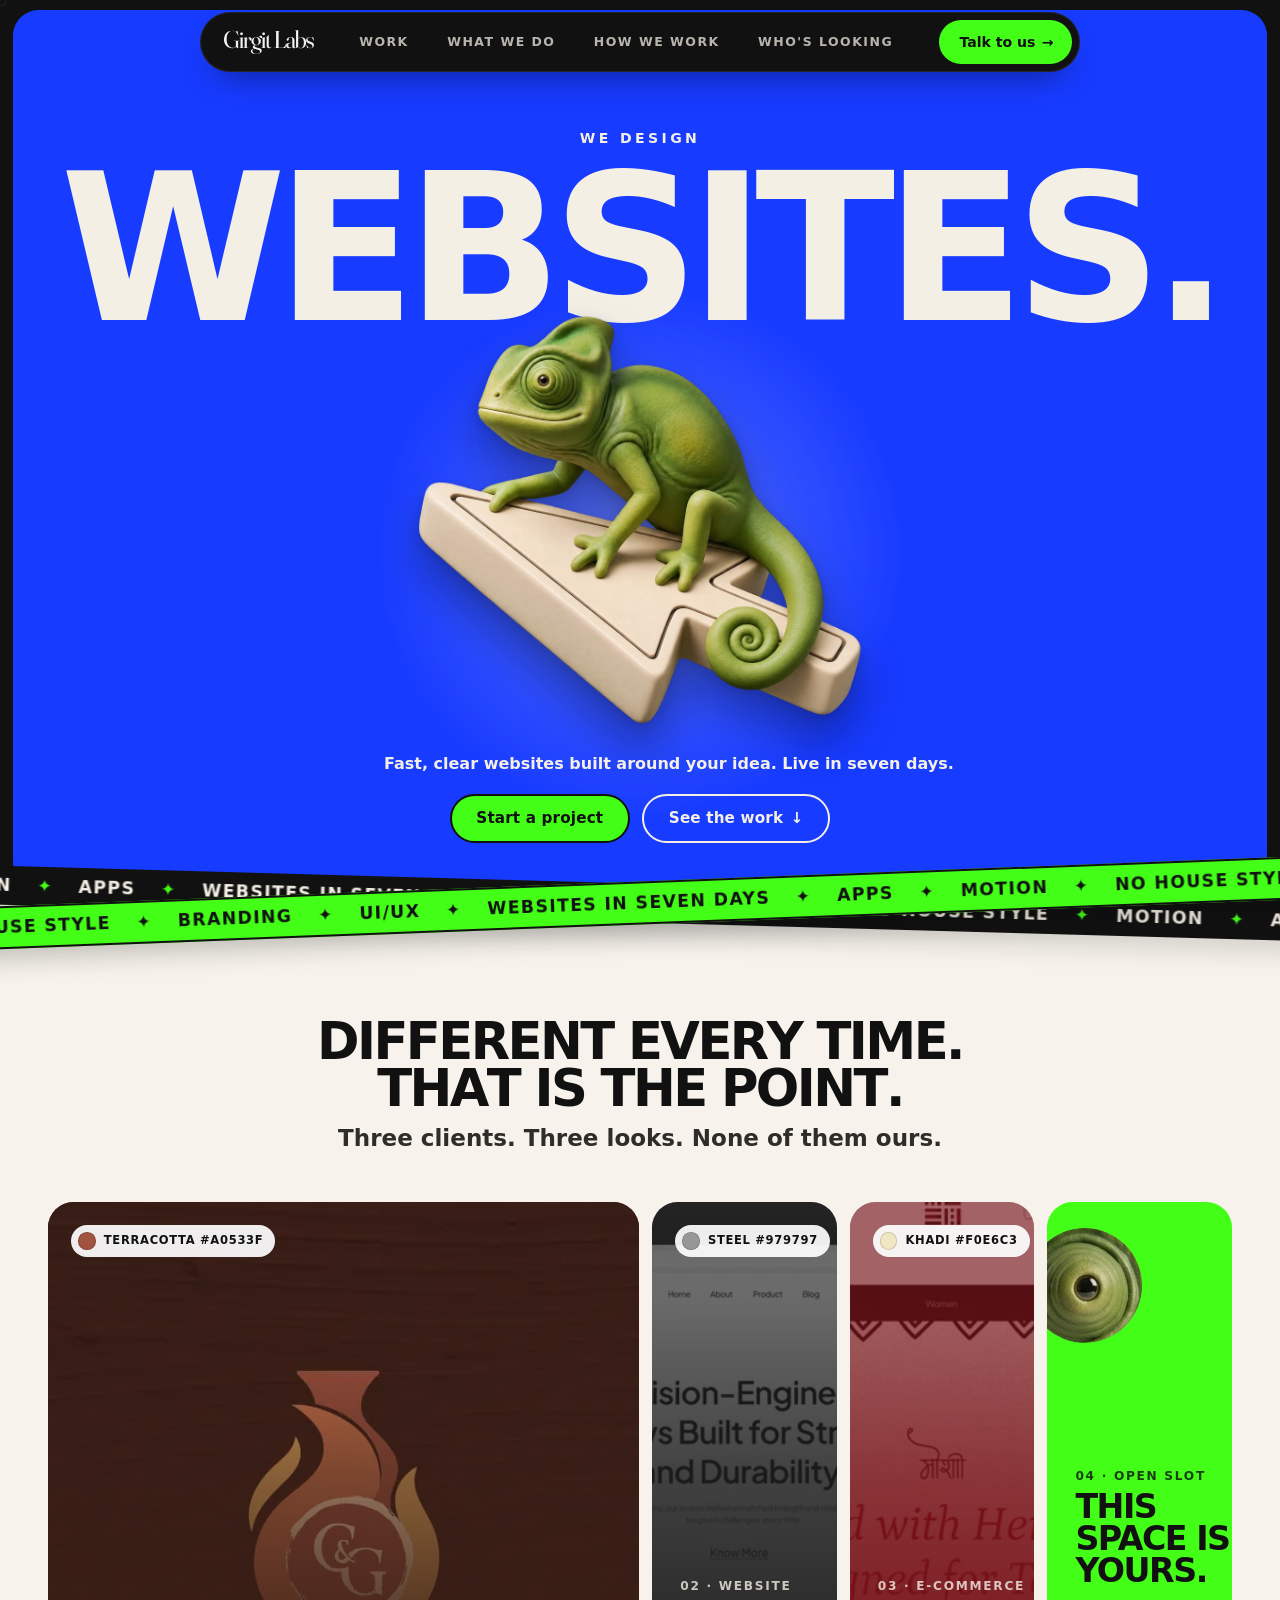
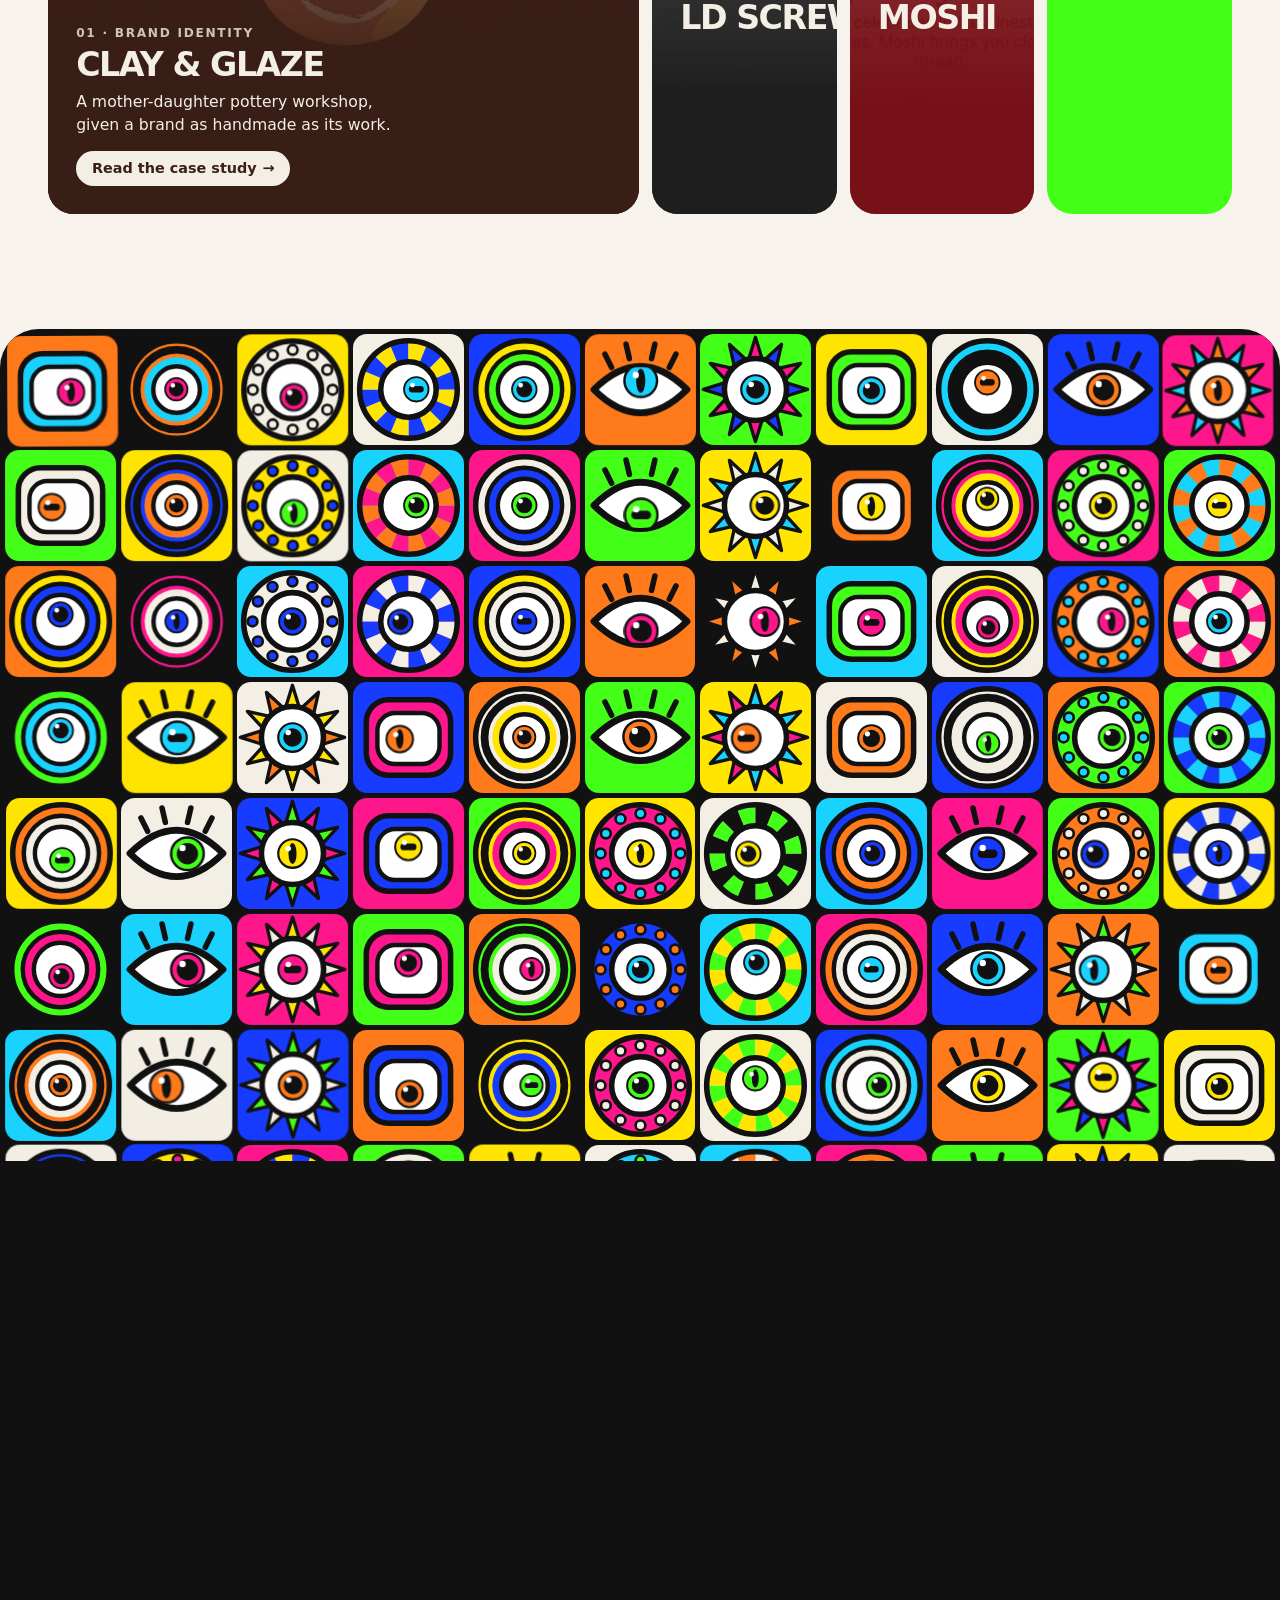
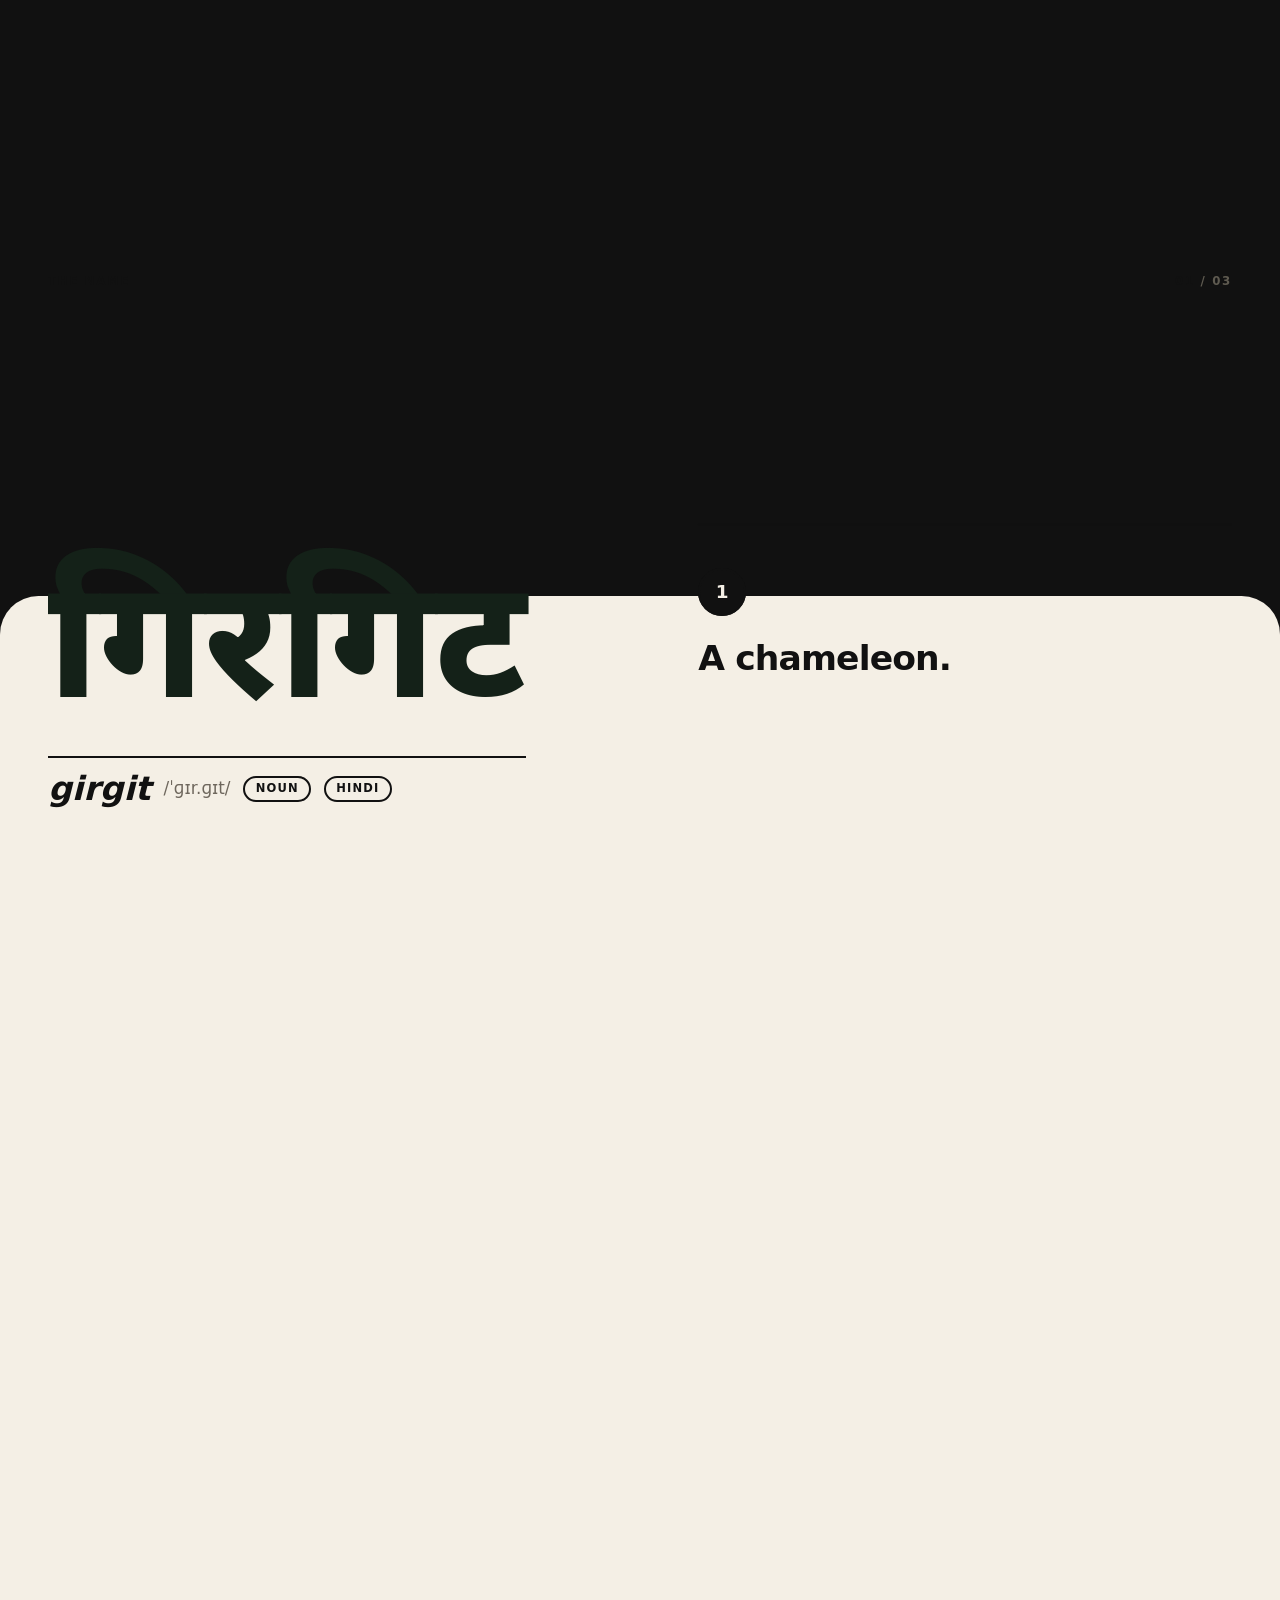
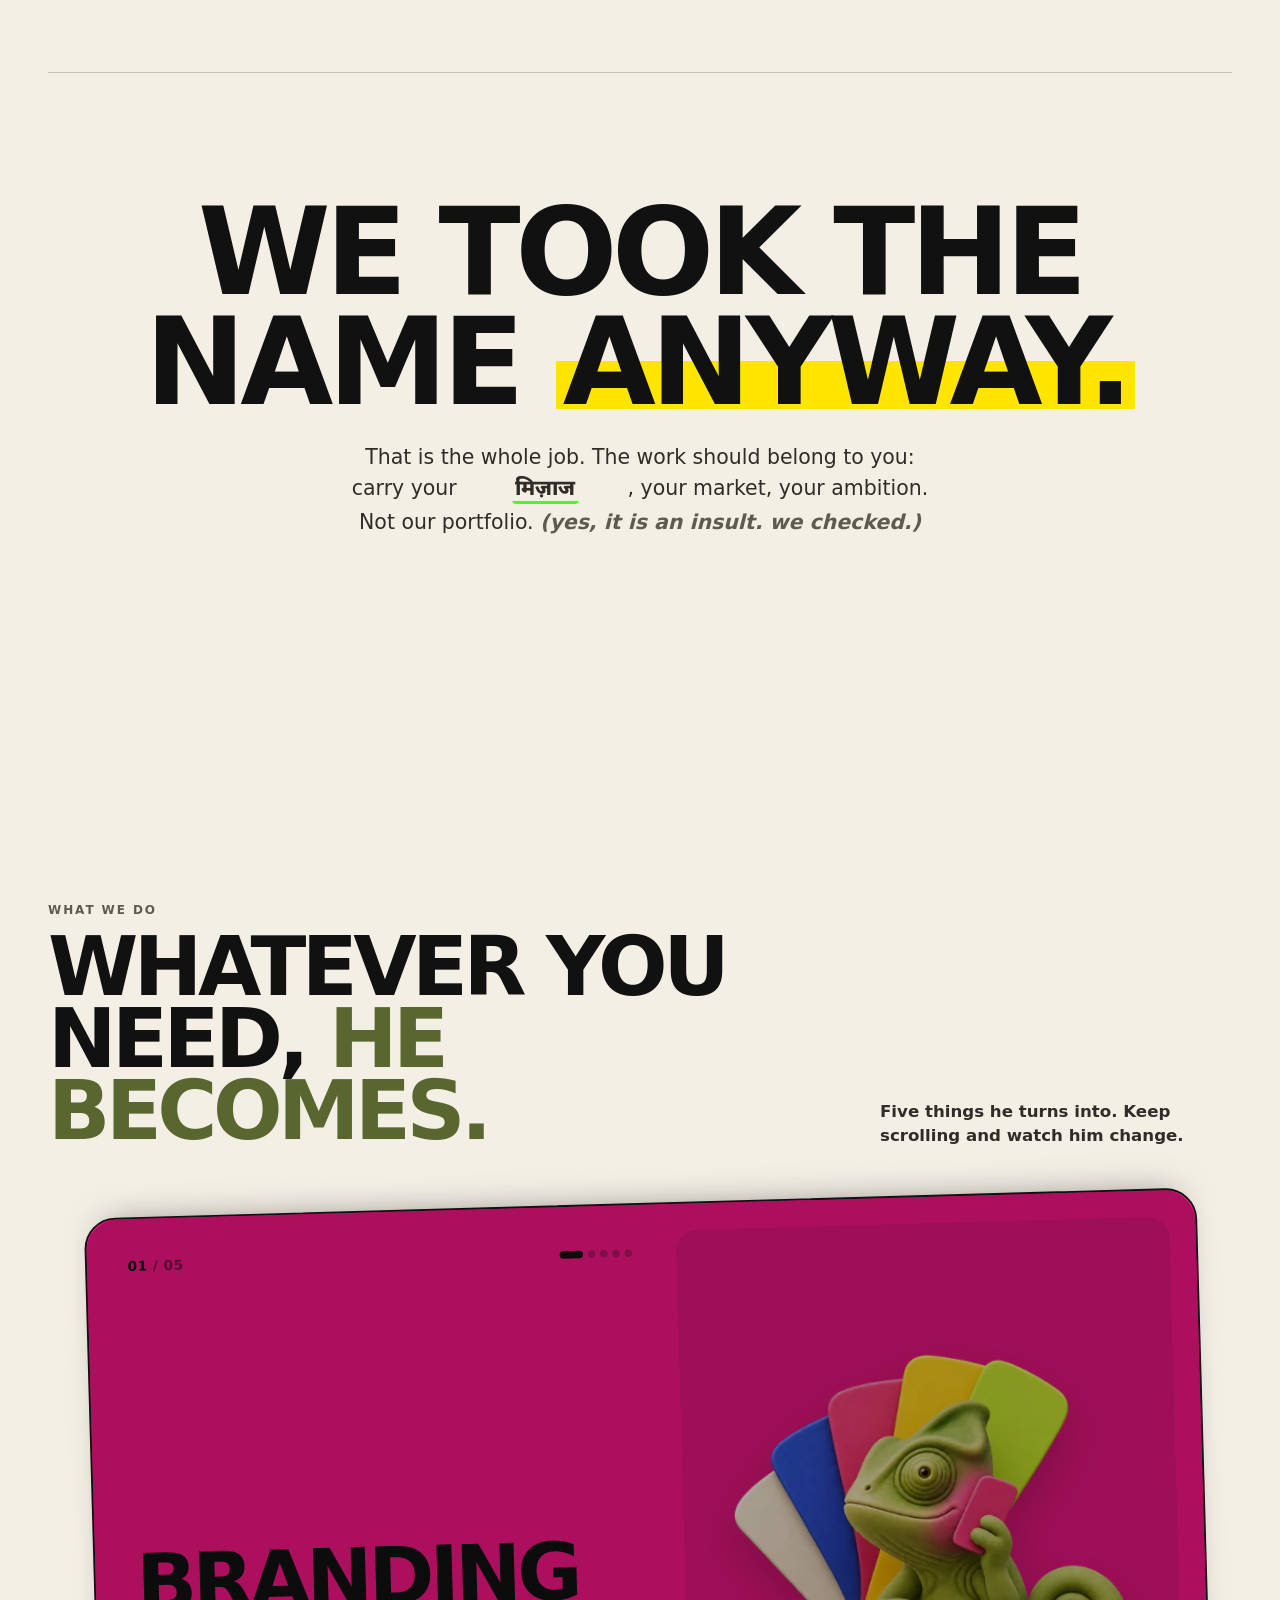
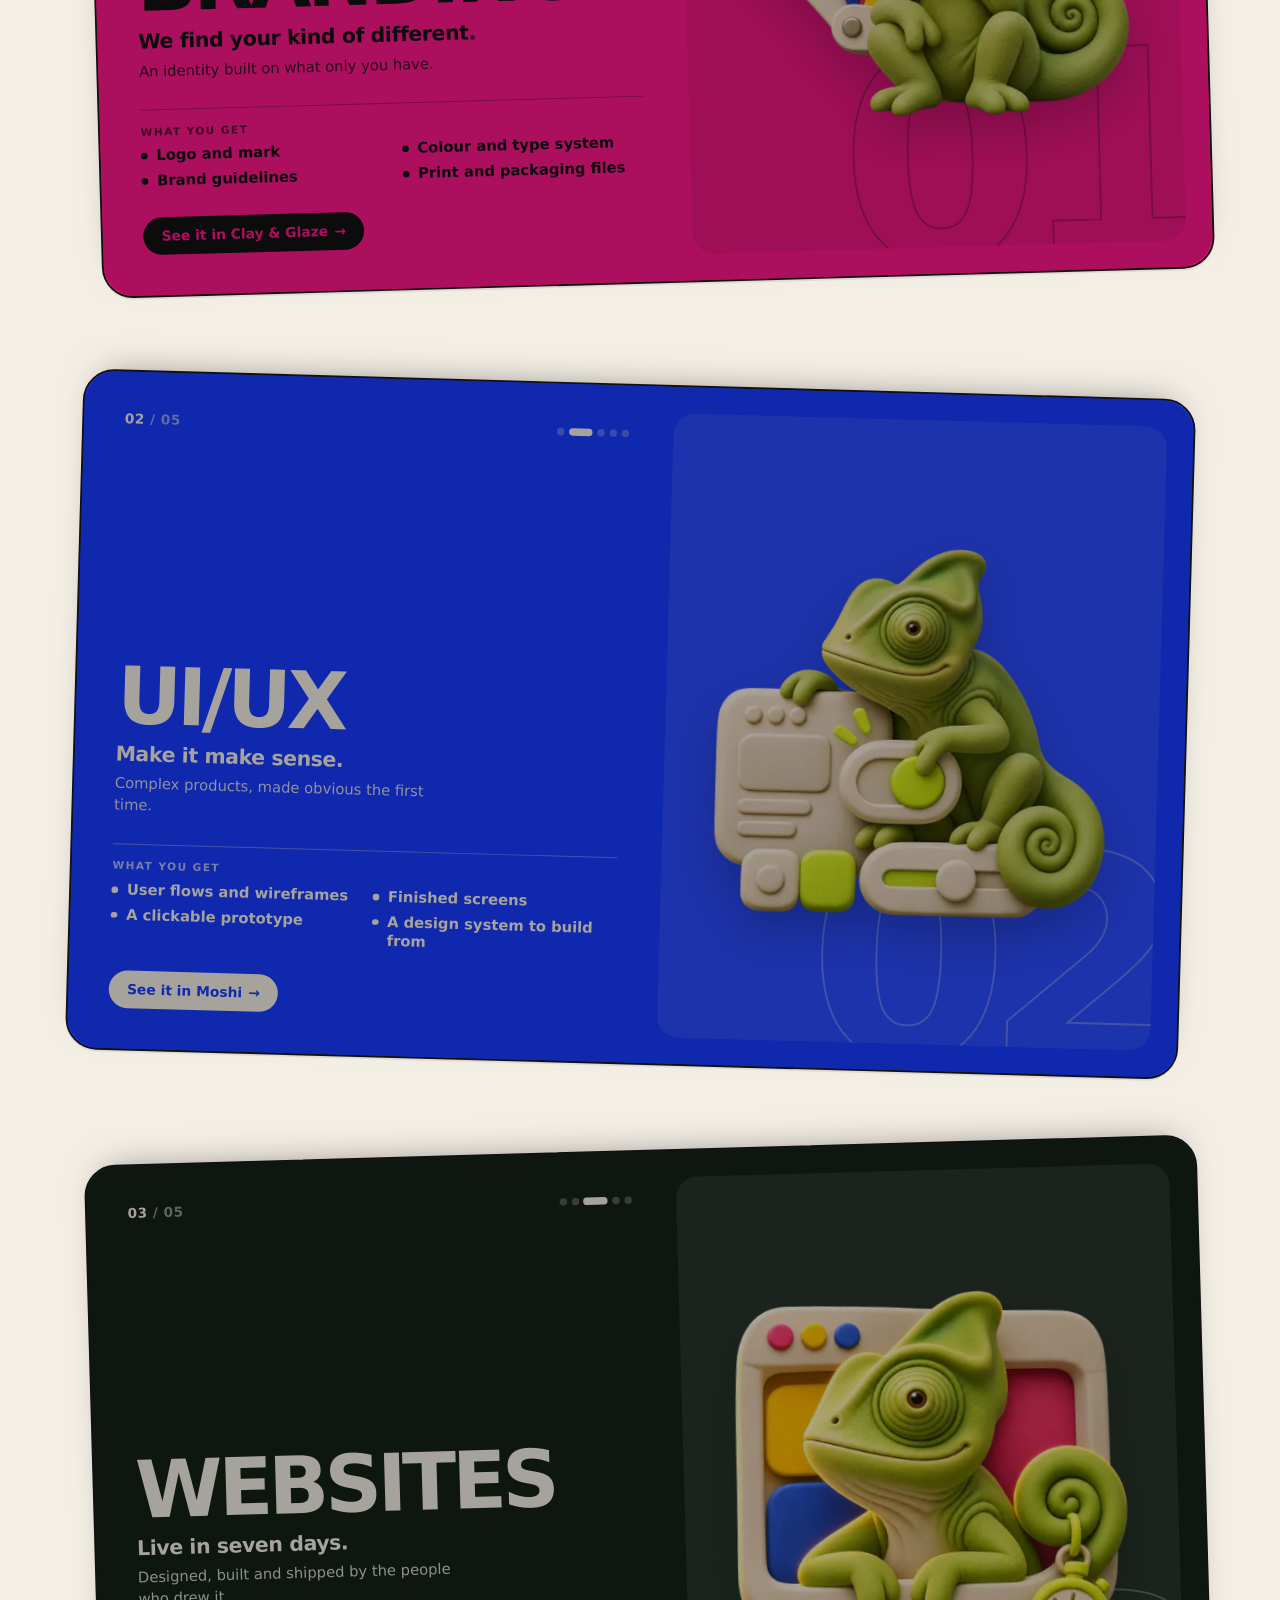
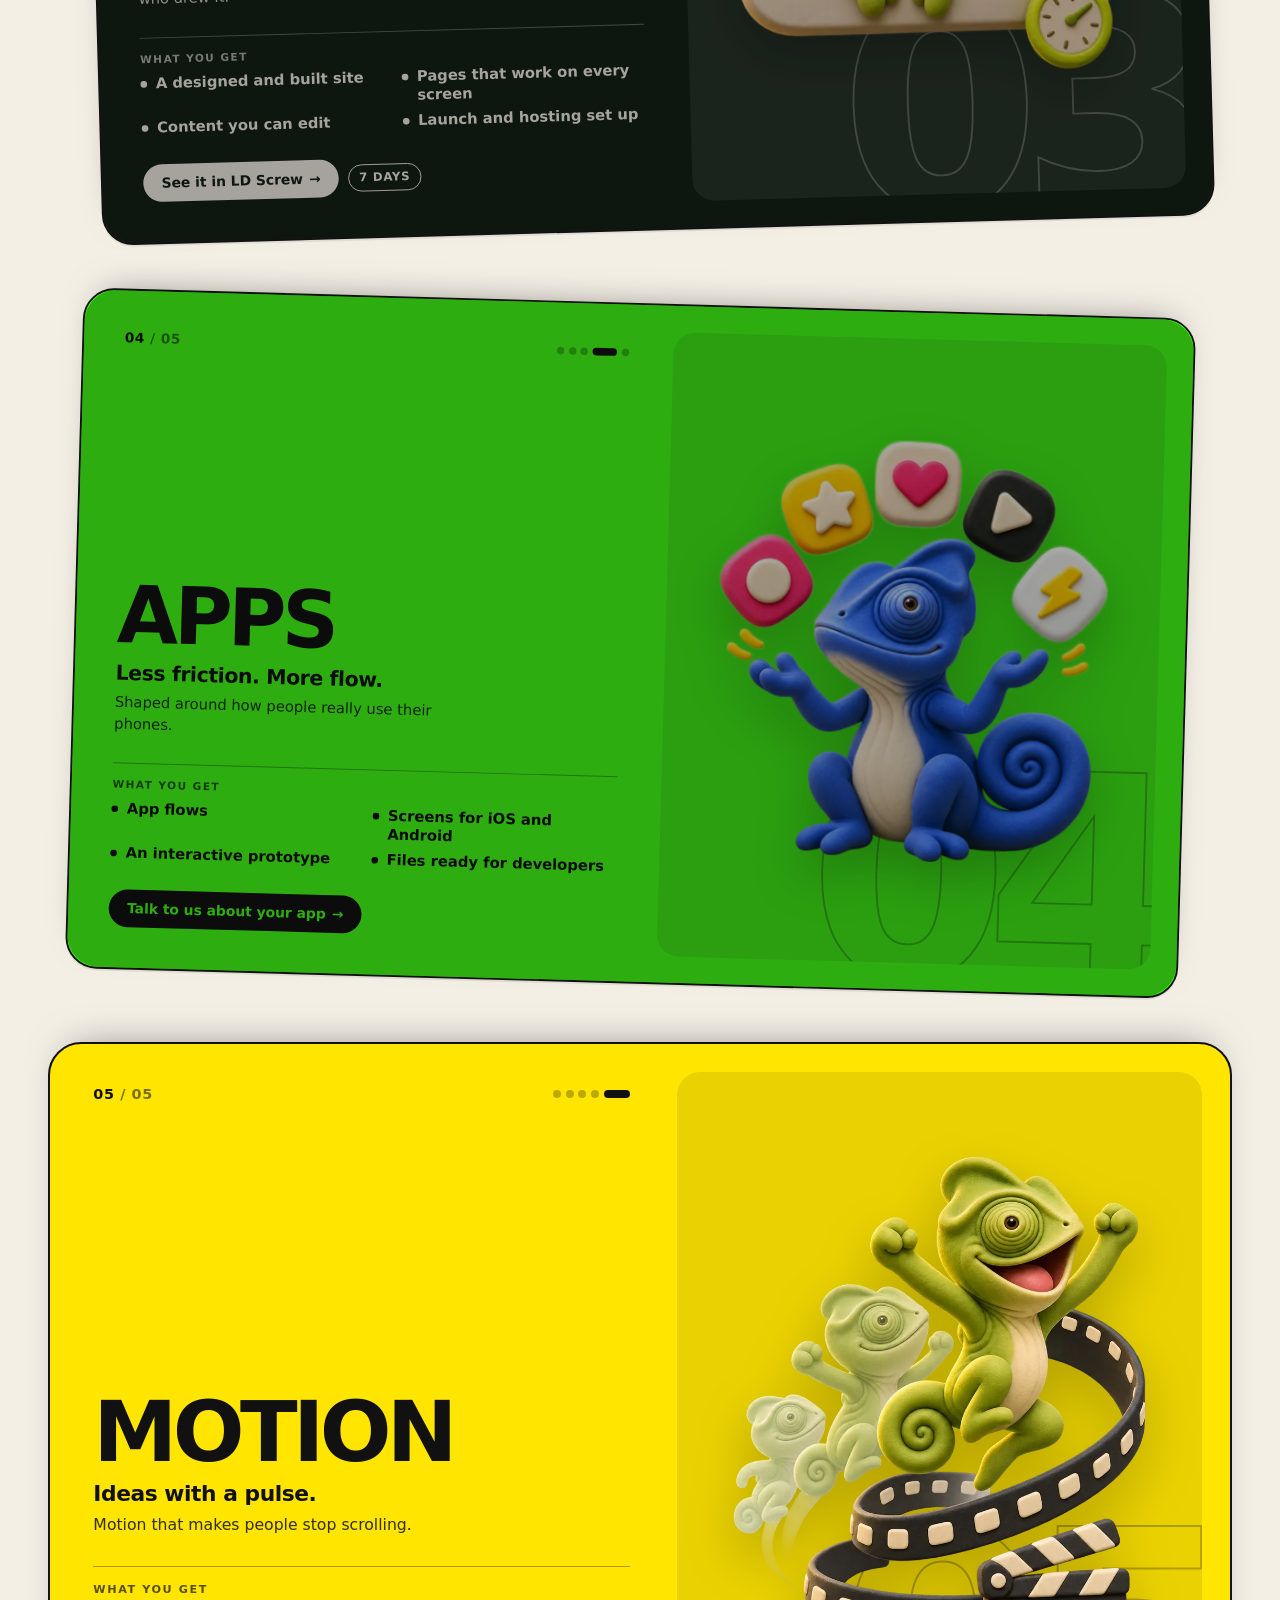
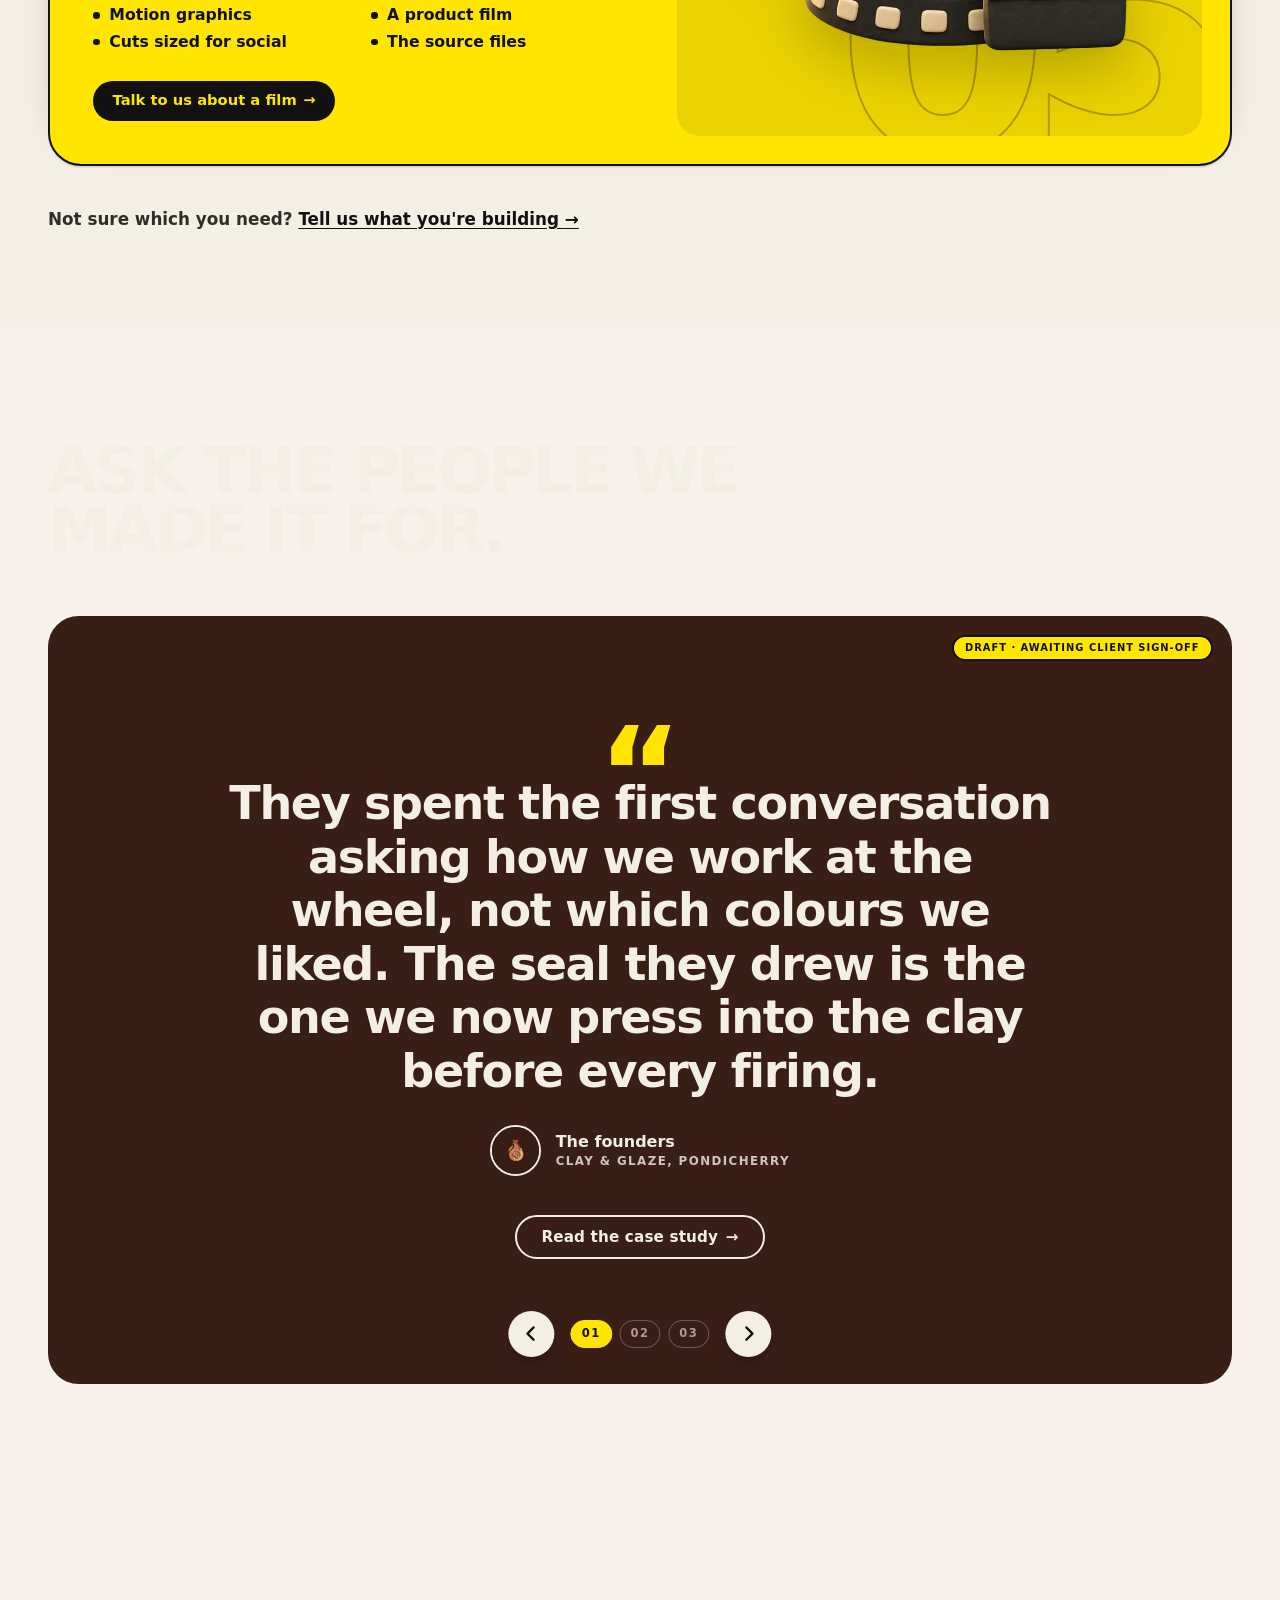
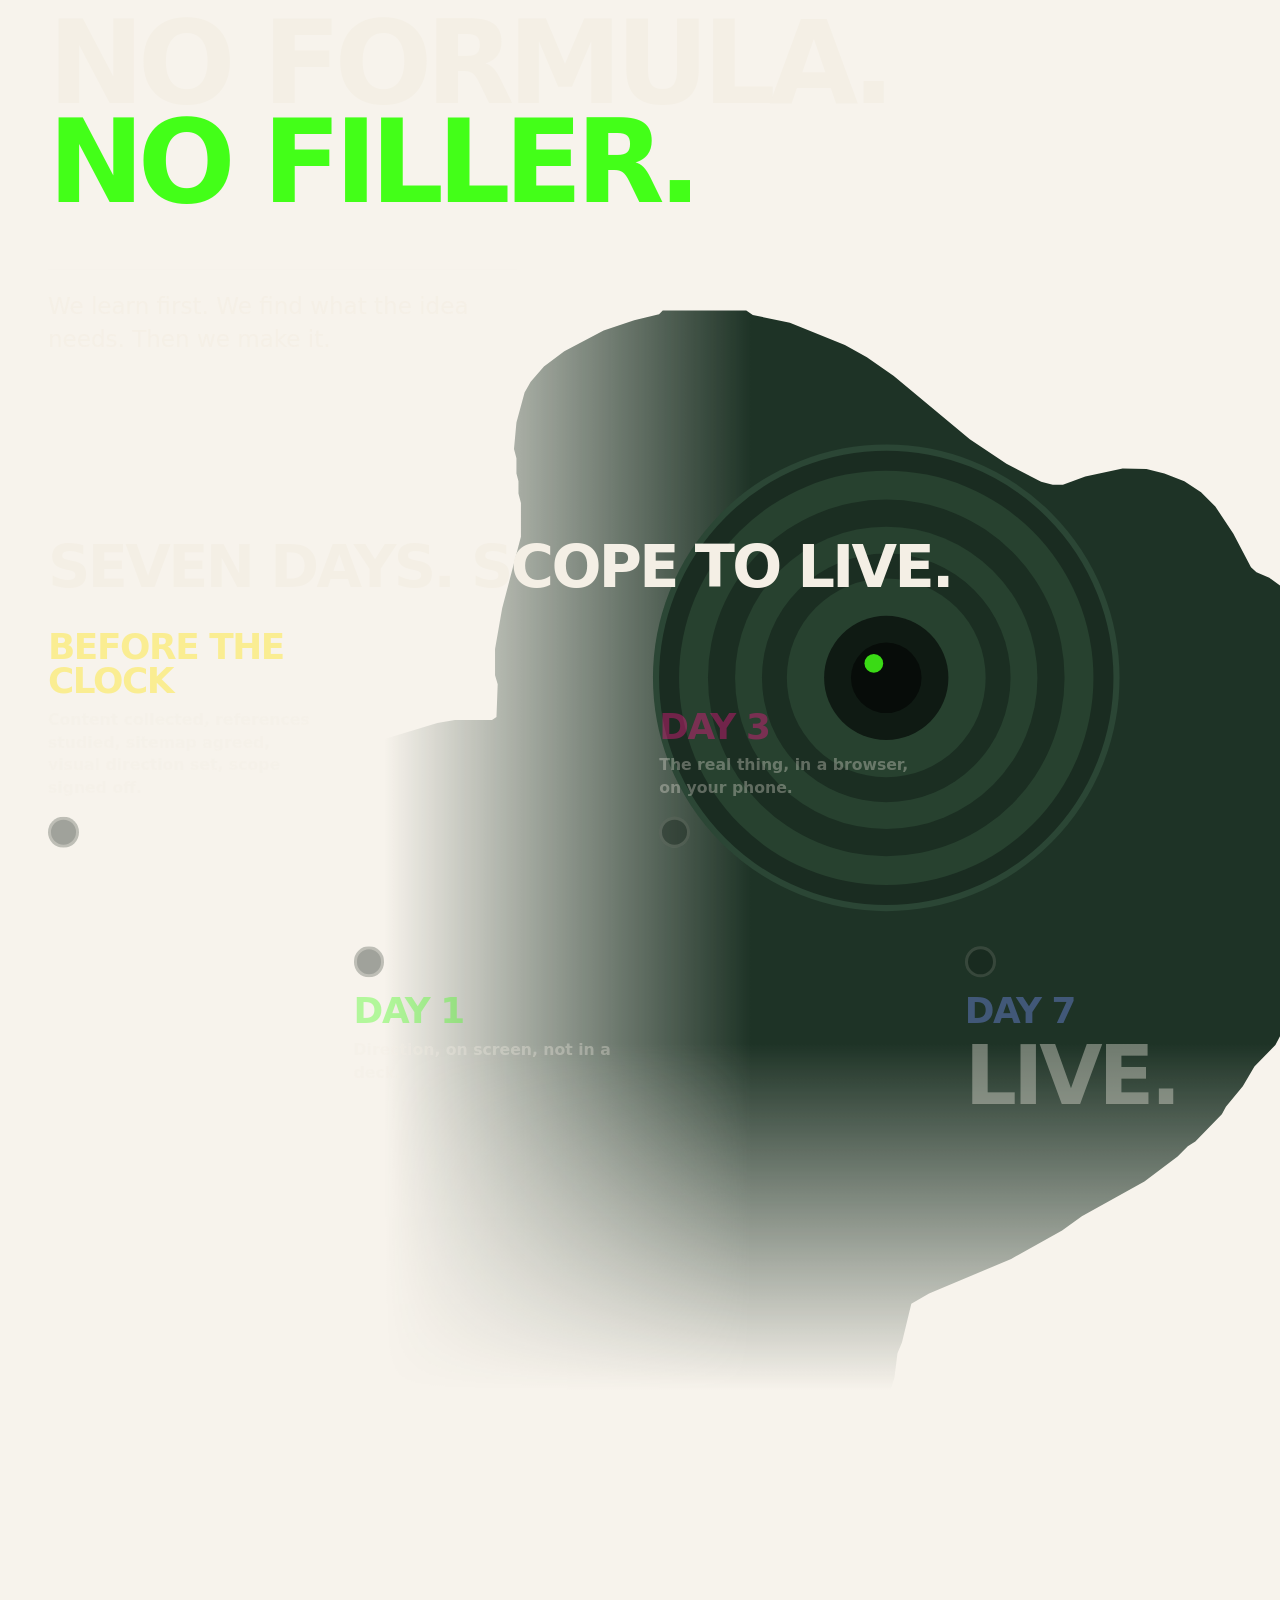
<file: index.html>
<!doctype html>
<html lang="en">
<head>
  <meta charset="utf-8">
  <meta name="viewport" content="width=device-width, initial-scale=1">
  <title>Girgit Labs: Ahmedabad Design Studio. Websites Live in 7 Days</title>
  <meta name="description" content="Girgit Labs is an Ahmedabad design studio with no house style: branding, UI/UX, apps, motion, and websites that go live in seven days. Working worldwide.">
  <link rel="canonical" href="https://www.girgitlabs.design/">
  <meta name="keywords" content="Girgit Labs, GirgitLabs, design studio Ahmedabad, design studio Gujarat, digital design studio India, website in 7 days, fast website design, branding studio Ahmedabad, UI UX design studio, app design, motion design">
  <meta name="author" content="Girgit Labs">
  <meta name="robots" content="index, follow, max-image-preview:large, max-snippet:-1, max-video-preview:-1">

  <!-- Open Graph / Social Media Sharing -->
  <meta property="og:type" content="website">
  <meta property="og:site_name" content="Girgit Labs">
  <meta property="og:title" content="Girgit Labs: Ahmedabad Design Studio. Websites Live in 7 Days">
  <meta property="og:description" content="Girgit Labs is an Ahmedabad design studio with no house style: branding, UI/UX, apps, motion, and websites that go live in seven days. Working worldwide.">
  <meta property="og:url" content="https://www.girgitlabs.design/">
  <meta property="og:image" content="https://www.girgitlabs.design/assets/img/og-card.png">
  <meta property="og:image:type" content="image/png">
  <meta property="og:image:alt" content="Girgit Labs, a digital design studio in Ahmedabad">
  <meta property="og:image:width" content="1200">
  <meta property="og:image:height" content="630">
  <meta property="og:locale" content="en_IN">

  <!-- Twitter / X Cards -->
  <meta name="twitter:card" content="summary_large_image">
  <meta name="twitter:title" content="Girgit Labs: Ahmedabad Design Studio. Websites Live in 7 Days">
  <meta name="twitter:description" content="Girgit Labs is an Ahmedabad design studio with no house style: branding, UI/UX, apps, motion, and websites that go live in seven days. Working worldwide.">
  <meta name="twitter:image" content="https://www.girgitlabs.design/assets/img/og-card.png">
  <meta name="twitter:image:alt" content="Girgit Labs, a digital design studio in Ahmedabad">

  <!-- AI & Search Discoverability -->
  <link rel="sitemap" type="application/xml" href="sitemap.xml">
  <link rel="alternate" type="text/plain" href="llms.txt" title="Girgit Labs, in plain text for AI assistants">
  <link rel="alternate" type="text/plain" href="llms-full.txt" title="Girgit Labs, in full, with the case studies">

  <!-- Schema.org Structured Data (JSON-LD) for Google Knowledge Graph & AI Crawlers -->
  <script type="application/ld+json">
{
  "@context": "https://schema.org",
  "@graph": [
    {
      "@type": "WebSite",
      "@id": "https://www.girgitlabs.design/#site",
      "url": "https://www.girgitlabs.design/",
      "name": "Girgit Labs",
      "alternateName": [
        "GirgitLabs",
        "girgitlabs.design",
        "Girgit Labs Studio"
      ],
      "description": "Girgit Labs is an Ahmedabad design studio with no house style: branding, UI/UX, apps, motion, and websites that go live in seven days. Working worldwide.",
      "publisher": {
        "@id": "https://www.girgitlabs.design/#org"
      },
      "inLanguage": "en"
    },
    {
      "@type": [
        "Organization",
        "ProfessionalService"
      ],
      "@id": "https://www.girgitlabs.design/#org",
      "name": "Girgit Labs",
      "alternateName": [
        "GirgitLabs",
        "girgitlabs.design",
        "Girgit Labs Studio",
        "Girgit"
      ],
      "url": "https://www.girgitlabs.design/",
      "logo": {
        "@type": "ImageObject",
        "@id": "https://www.girgitlabs.design/#logo",
        "url": "https://www.girgitlabs.design/assets/icon-512.png",
        "contentUrl": "https://www.girgitlabs.design/assets/icon-512.png",
        "width": 512,
        "height": 512,
        "caption": "Girgit Labs"
      },
      "image": "https://www.girgitlabs.design/assets/img/clay/hero-websites-v2.webp",
      "email": "connect@girgitlabs.design",
      "description": "Girgit Labs is a digital design studio in Ahmedabad, Gujarat, India, with no house style. It designs brands, UI/UX, apps and motion, and designs, builds and launches websites in seven days, for clients worldwide. The name is the Hindi word for chameleon: every project takes on its client's character instead of the studio's.",
      "slogan": "No house style since day one. Websites in seven days.",
      "address": {
        "@type": "PostalAddress",
        "addressLocality": "Ahmedabad",
        "addressRegion": "Gujarat",
        "addressCountry": "IN"
      },
      "areaServed": {
        "@type": "Place",
        "name": "Worldwide"
      },
      "priceRange": "$$",
      "knowsAbout": [
        "Branding and visual identity",
        "Logo design",
        "UI/UX design",
        "Product design",
        "Design systems",
        "Website design",
        "Web development",
        "Ecommerce website design",
        "Mobile app design",
        "Prototyping",
        "Motion graphics",
        "Product films",
        "Frontend engineering"
      ],
      "contactPoint": {
        "@type": "ContactPoint",
        "email": "connect@girgitlabs.design",
        "contactType": "customer service",
        "availableLanguage": [
          "English",
          "Hindi"
        ]
      },
      "hasOfferCatalog": {
        "@type": "OfferCatalog",
        "name": "Services",
        "itemListElement": [
          {
            "@type": "Offer",
            "itemOffered": {
              "@type": "Service",
              "name": "Branding and visual identity",
              "description": "An identity built on what only you have. Includes a logo and mark, a colour and type system, brand guidelines, and print and packaging files.",
              "serviceType": [
                "Brand identity",
                "Visual systems and guidelines",
                "Graphic design",
                "Packaging and print"
              ],
              "provider": {
                "@id": "https://www.girgitlabs.design/#org"
              }
            }
          },
          {
            "@type": "Offer",
            "itemOffered": {
              "@type": "Service",
              "name": "UI/UX and product design",
              "description": "Complex products, made obvious the first time. Includes user flows and wireframes, finished screens, a clickable prototype, and a design system to build from.",
              "serviceType": [
                "Digital product design",
                "Web applications",
                "Dashboards",
                "Design systems",
                "Prototyping"
              ],
              "provider": {
                "@id": "https://www.girgitlabs.design/#org"
              }
            }
          },
          {
            "@type": "Offer",
            "itemOffered": {
              "@type": "Service",
              "name": "Website design and development",
              "description": "Websites designed, built and shipped by the people who drew them, live in seven days. Includes a designed and built site, pages that work on every screen, content you can edit, and launch and hosting set up.",
              "serviceType": [
                "Seven-day websites",
                "Marketing sites",
                "Ecommerce front ends",
                "Frontend build",
                "Deployment"
              ],
              "provider": {
                "@id": "https://www.girgitlabs.design/#org"
              }
            }
          },
          {
            "@type": "Offer",
            "itemOffered": {
              "@type": "Service",
              "name": "App design",
              "description": "Apps shaped around how people really use their phones. Includes app flows, screens for iOS and Android, an interactive prototype, and files ready for developers.",
              "serviceType": [
                "Mobile and app design",
                "Interaction design",
                "Prototyping"
              ],
              "provider": {
                "@id": "https://www.girgitlabs.design/#org"
              }
            }
          },
          {
            "@type": "Offer",
            "itemOffered": {
              "@type": "Service",
              "name": "Motion and creative experimentation",
              "description": "Motion that makes people stop scrolling. Includes motion graphics, a product film, cuts sized for social, and the source files.",
              "serviceType": [
                "Motion graphics",
                "Video editing",
                "Product films",
                "AI-assisted production"
              ],
              "provider": {
                "@id": "https://www.girgitlabs.design/#org"
              }
            }
          }
        ]
      },
      "sameAs": [
        "https://www.instagram.com/girgitlabs/",
        "https://www.linkedin.com/in/girgit-labs-73b207433/",
        "https://www.facebook.com/profile.php?id=61596311881517"
      ]
    },
    {
      "@type": "WebPage",
      "@id": "https://www.girgitlabs.design/#home",
      "url": "https://www.girgitlabs.design/",
      "name": "Girgit Labs: Ahmedabad Design Studio. Websites Live in 7 Days",
      "description": "Girgit Labs is an Ahmedabad design studio with no house style: branding, UI/UX, apps, motion, and websites that go live in seven days. Working worldwide.",
      "isPartOf": {
        "@id": "https://www.girgitlabs.design/#site"
      },
      "about": {
        "@id": "https://www.girgitlabs.design/#org"
      },
      "primaryImageOfPage": {
        "@type": "ImageObject",
        "url": "https://www.girgitlabs.design/assets/img/og-card.png",
        "width": 1200,
        "height": 630
      },
      "inLanguage": "en",
      "dateModified": "2026-11-17"
    },
    {
      "@type": "ItemList",
      "@id": "https://www.girgitlabs.design/#work",
      "name": "Selected work by Girgit Labs",
      "itemListElement": [
        {
          "@type": "ListItem",
          "position": 1,
          "item": {
            "@type": "CreativeWork",
            "name": "Clay & Glaze",
            "url": "https://www.girgitlabs.design/work/clay-and-glaze/",
            "description": "A mother-daughter pottery workshop, given a brand as handmade as its work.",
            "creator": {
              "@id": "https://www.girgitlabs.design/#org"
            }
          }
        },
        {
          "@type": "ListItem",
          "position": 2,
          "item": {
            "@type": "CreativeWork",
            "name": "LD Screw",
            "url": "https://www.girgitlabs.design/work/ld-screw/",
            "description": "A website for a stainless steel screw maker, laid out like the catalogue its buyers already read.",
            "creator": {
              "@id": "https://www.girgitlabs.design/#org"
            }
          }
        },
        {
          "@type": "ListItem",
          "position": 3,
          "item": {
            "@type": "CreativeWork",
            "name": "Moshi",
            "url": "https://www.girgitlabs.design/work/moshi/",
            "description": "An online store for a heritage clothing label, where every craft gets its own chapter.",
            "creator": {
              "@id": "https://www.girgitlabs.design/#org"
            }
          }
        }
      ]
    }
  ]
}
  </script>
  <meta name="theme-color" content="#F7F3EC">
  <meta name="geo.region" content="IN-GJ">
  <meta name="geo.placename" content="Ahmedabad">
  <!-- The live version: after a deploy, the live page source should carry this marker. -->
  <meta name="girgit-site-version" content="v3.2 2026-11-17">
  <link rel="icon" href="assets/favicon.svg" type="image/svg+xml">
  <link rel="apple-touch-icon" href="assets/apple-touch-icon.png">
  <link rel="manifest" href="manifest.json">
  <link rel="preconnect" href="https://fonts.googleapis.com">
  <link rel="preconnect" href="https://fonts.gstatic.com" crossorigin>
  <!-- Font stylesheets load without blocking the first paint (text shows in a fallback font, then swaps). -->
  <link rel="stylesheet" href="https://fonts.googleapis.com/css2?family=Noto+Sans+Devanagari:wght@500;700;800&amp;display=swap" media="print" onload="this.media='all'">
  <link rel="preconnect" href="https://api.fontshare.com" crossorigin>
  <link rel="preconnect" href="https://cdn.fontshare.com" crossorigin>
  <link rel="stylesheet" href="https://api.fontshare.com/v2/css?f[]=satoshi@500,700,900&amp;display=swap" media="print" onload="this.media='all'">
  <noscript>
    <link rel="stylesheet" href="https://fonts.googleapis.com/css2?family=Noto+Sans+Devanagari:wght@500;700;800&amp;display=swap">
    <link rel="stylesheet" href="https://api.fontshare.com/v2/css?f[]=satoshi@500,700,900&amp;display=swap">
  </noscript>
  <link rel="stylesheet" href="css/site.css?v=3.2.2">
  <link rel="stylesheet" href="css/eyes.css?v=3.2.2">
  <link rel="stylesheet" href="css/s5.css?v=3.2.2">
  <link rel="stylesheet" href="css/story.css?v=3.2.2">
  <link rel="stylesheet" href="css/footer.css?v=3.4.0">
  <link rel="stylesheet" href="css/lab.css?v=6.2.2">
  <link rel="stylesheet" href="css/system.css?v=3.17.0">
  <script defer src="https://cdnjs.cloudflare.com/ajax/libs/gsap/3.12.5/gsap.min.js" integrity="sha384-g4NTh/Iv5PPU4xPyhEWqPcwtNXOvdaDI8LLnyYfyNZOjKJeYQyjzQ9X5275eBjpt" crossorigin="anonymous"></script>
  <!-- Fetch every script module in parallel instead of discovering them one import at a time. -->
  <link rel="modulepreload" href="js/home.js?v=3.10.4">
  <link rel="modulepreload" href="js/stack.js?v=1.0.0">
  <link rel="modulepreload" href="js/ribbon.js?v=4.0.0">
  <link rel="modulepreload" href="js/name.js?v=3.8.4">
  <link rel="modulepreload" href="js/quotes.js?v=4.0.0">
  <link rel="modulepreload" href="js/stages.js?v=1.3.0">
  <link rel="modulepreload" href="js/week.js?v=3.8.2">
  <link rel="modulepreload" href="js/catch.js?v=3.9.0">
  <link rel="modulepreload" href="js/hello.js?v=3.8.0">
  <link rel="modulepreload" href="js/eyes.js?v=3.4.1">
  <link rel="modulepreload" href="js/eye-cluster.js?v=3.2.0">
  <link rel="modulepreload" href="js/how.js?v=3.1.0">
  <link rel="modulepreload" href="js/s5.js?v=3.2.0">
  <link rel="modulepreload" href="js/footer-banner.js?v=3.3.0">
  <link rel="modulepreload" href="js/analytics.js?v=3.2.0">
  <link rel="modulepreload" href="js/kinetic.js?v=3.9.0">
  <link rel="modulepreload" href="js/tone.js?v=3.1.0">
  <link rel="modulepreload" href="js/fun.js?v=3.1.0">
  <script type="module" src="js/site.js?v=3.15.1"></script>
  <script>
    !function(t,e){var o,n,p,r;e.__SV||(window.posthog=e,e._i=[],e.init=function(i,s,a){function g(t,e){var o=e.split(".");2==o.length&&(t=t[o[0]],e=o[1]),t[e]=function(){t.push([e].concat(Array.prototype.slice.call(arguments,0)))}}(p=t.createElement("script")).type="text/javascript",p.crossOrigin="anonymous",p.async=!0,p.src=s.api_host.replace(".i.posthog.com","-assets.i.posthog.com")+"/static/array.js",(r=t.getElementsByTagName("script")[0]).parentNode.insertBefore(p,r);var u=e;for(void 0!==a?u=e[a]=[]:a="posthog",u.people=u.people||[],u.toString=function(t){var e="posthog";return"posthog"!==a&&(e+="."+a),t||(e+=" (stub)"),e},u.people.toString=function(){return u.toString(1)+".people (stub)"},o="init capture register register_once register_for_session unregister unregister_for_session getFeatureFlag getFeatureFlagPayload isFeatureEnabled reloadFeatureFlags updateEarlyAccessFeatureEnrollment getEarlyAccessFeatures on onFeatureFlags onSessionId getSurveys getActiveMatchingSurveys renderSurvey canRenderSurvey getNextSurveyStep identify setPersonProperties group resetGroups setPersonPropertiesForFlags resetPersonPropertiesForFlags setGroupPropertiesForFlags resetGroupPropertiesForFlags reset get_distinct_id getGroups get_session_id get_session_replay_url alias set_config startSessionRecording stopSessionRecording sessionRecordingStarted captureException loadToolbar get_property getSessionProperty createPersonProfile opt_in_capturing opt_out_capturing has_opted_in_capturing has_opted_out_capturing clear_opt_in_out_capturing debug getPageViewId".split(" "),n=0;n<o.length;n++)g(u,o[n]);e._i.push([i,s,a])},e.__SV=1)}(document,window.posthog||[]);
    // Start analytics only after the page has loaded and gone idle, so it never competes with first paint.
    // (Calls made before then are queued by the stub above and sent once PostHog starts.)
    (function () {
      var start = function () {
        posthog.init('phc_obgWnjPGWgoZUKwLoKqohermsNWhZkU7yzM9vGdpeGzb', {
          api_host: 'https://us.i.posthog.com',
          person_profiles: 'identified_only'
        });
      };
      var later = function () { if (window.requestIdleCallback) requestIdleCallback(start, { timeout: 4000 }); else setTimeout(start, 2000); };
      if (document.readyState === 'complete') later(); else addEventListener('load', later, { once: true });
    })();
  </script>
</head>
<body>
  <a class="skip" href="#main">Skip to content</a>

  <!-- Crumpled paper behind the whole page: lit fractal noise, drawn once at viewport size. -->
  <div class="paper" aria-hidden="true">
    <svg preserveAspectRatio="none">
      <filter id="crumple" x="0" y="0" width="100%" height="100%">
        <feTurbulence type="fractalNoise" baseFrequency="0.012 0.018" numOctaves="4" seed="4" result="n"/>
        <feDiffuseLighting in="n" lighting-color="#F7F3EC" surfaceScale="2.2"><feDistantLight azimuth="225" elevation="58"/></feDiffuseLighting>
      </filter>
      <rect width="100%" height="100%" filter="url(#crumple)"/>
    </svg>
  </div>

  <header class="nav">
    <a class="nav-logo" href="#top" aria-label="Girgit Labs, back to top"><img decoding="async" src="assets/girgit-wordmark.svg" alt=""></a>
    <nav aria-label="Main">
      <ul class="nav-links" role="list">
        <li><a class="pill" href="#work">work</a></li>
        <li><a class="pill" href="#what">what we do</a></li>
        <li><a class="pill" href="#approach">how we work</a></li>
        <li><a class="pill" href="about/">who's looking</a></li>
      </ul>
    </nav>
    <a class="pill pill--ink magnetic" href="#talk">Talk to us <span class="nav-arrow" aria-hidden="true">→</span></a>
  </header>

  <main id="main">
    <!-- SECTION 01: THE HERO, the one loud moment. "WE DESIGN ___." For each thing we make, Girgit becomes
         it: he paints himself into a brush (brands), sits on a cursor (websites), clicks together from parts
         (products), steps out of a phone (apps), breaks into motion (films). Your pointer is a brush: paint over
         the hero and the next colour, word and Girgit appear where you paint, then flood in. Left alone, a
         brush paints by itself. The ribbon of what we do runs along the bottom.
         The states live in js/home.js. No JS: the first state, still. Reduced motion: no painting; a click or
         a dot changes the state instantly. -->
    <section class="hx" id="top" aria-labelledby="hero-title" style="--bg:#173BFF;--fg:#F4EFE5;--gf:none">
      <div class="hx-frame">
        <div class="hx-flood" aria-hidden="true"></div>

        <h1 class="hx-title" id="hero-title">
          <span class="hx-line">We design</span>
          <span class="hx-word" aria-hidden="true">websites.</span>
          <span class="sr-only">websites, brands, digital products, apps and films.</span>
        </h1>

        <div class="hx-stage">
          <div class="hx-girgit" aria-hidden="true">
            <span class="hx-gbody"><img class="hx-skin" decoding="async" src="assets/img/clay/hero-websites-v2.webp" width="1200" height="900" alt="" fetchpriority="high"></span>
          </div>
        </div>

        <canvas class="hx-paint" aria-hidden="true"></canvas>

        <div class="hx-promise">
          <p class="hx-sub">Fast, clear websites built around your idea. <strong>Live in seven days.</strong></p>
          <p class="hx-ctas"><a class="btn btn--primary" href="#talk">Start a project</a><a class="btn btn--ghost" href="#work">See the work <span aria-hidden="true">↓</span></a></p>
        </div>
      </div>
    </section>

    <!-- SECTION 02: THE WORK, straight after the hero: the proof. Paint chips: one
         cover per project in one design system, a few real pieces of each project on the client's colour.
         The section is the chameleon: it takes on each client's colour (the --brand below) as their project
         comes to the centre, and names it like a paint chip, because none of these looks are ours.
         Drag, swipe, use the arrows, the keys or the index; the centre cover opens its case study. The list
         below is the content the flow is built from, and what shows without JS. -->
    <div class="ticker hx-band wv-band-wrap" aria-hidden="true"><div class="ticker-track"><span>no house style</span><span aria-hidden="true">✦</span><span>branding</span><span aria-hidden="true">✦</span><span>ui/ux</span><span aria-hidden="true">✦</span><span>websites in seven days</span><span aria-hidden="true">✦</span><span>apps</span><span aria-hidden="true">✦</span><span>motion</span><span aria-hidden="true">✦</span><span>no house style</span><span aria-hidden="true">✦</span><span>branding</span><span aria-hidden="true">✦</span><span>ui/ux</span><span aria-hidden="true">✦</span><span>websites in seven days</span><span aria-hidden="true">✦</span><span>apps</span><span aria-hidden="true">✦</span><span>motion</span><span aria-hidden="true">✦</span></div></div>
    <section class="s5 pf-sec" id="work" aria-labelledby="work-title">
      <div class="s5-wrap">
        <div class="s5-head pf-head">
          <h2 class="s5-h2" data-split id="work-title">Different every time. That is the point.</h2>
          <p class="pf-lede" data-reveal>Three clients. Three looks. None of them ours.</p>
        </div>
        <!-- The work as paint chips: one tall panel per client, each on its own colours, side by side.
             Point at one (or tab to it) and it widens to show the work; the others narrow. The last panel
             is the open slot. Phones: stacked cards. (css: THE WORK, as paint chips) -->
        <div class="wx" role="list">
          <a class="wx-card" role="listitem" href="work/clay-and-glaze/" style="--brand:#391E16; --chip:#A0533F; --ink:#F4EFE5" data-reveal>
            <span class="wx-media"><img decoding="async" src="assets/work/clay-and-glaze/cg-26-960.webp" srcset="assets/work/clay-and-glaze/cg-26-960.webp 960w, assets/work/clay-and-glaze/cg-26-1920.webp 1920w" sizes="(max-width: 899px) 100vw, 50vw" width="1920" height="1080" alt="Clay &amp; Glaze, the final mark" loading="lazy"></span>
            <span class="wx-chip"><i aria-hidden="true"></i>Terracotta #A0533F</span>
            <span class="wx-info">
              <span class="wx-id">01 · Brand identity</span>
              <span class="wx-name">Clay &amp; Glaze</span>
              <span class="wx-line">A mother-daughter pottery workshop, given a brand as handmade as its work.</span>
              <span class="wx-go">Read the case study <span aria-hidden="true">→</span></span>
            </span>
          </a>
          <a class="wx-card" role="listitem" href="work/ld-screw/" style="--brand:#1E1E1E; --chip:#979797; --ink:#F4EFE5" data-reveal>
            <span class="wx-media"><img decoding="async" src="assets/work/ld-screw/ld-tile-720.webp" srcset="assets/work/ld-screw/ld-tile-720.webp 720w, assets/work/ld-screw/ld-tile-1440.webp 1440w" sizes="(max-width: 899px) 100vw, 50vw" width="1440" height="1080" alt="LD Screw, the home page" loading="lazy"></span>
            <span class="wx-chip"><i aria-hidden="true"></i>Steel #979797</span>
            <span class="wx-info">
              <span class="wx-id">02 · Website</span>
              <span class="wx-name">LD Screw</span>
              <span class="wx-line">A website for a stainless steel screw maker, laid out like the catalogue its buyers already read.</span>
              <span class="wx-go">Read the case study <span aria-hidden="true">→</span></span>
            </span>
          </a>
          <a class="wx-card" role="listitem" href="work/moshi/" style="--brand:#761117; --chip:#F0E6C3; --ink:#F4EFE5" data-reveal>
            <span class="wx-media"><img decoding="async" src="assets/work/moshi/moshi-01-720.webp" srcset="assets/work/moshi/moshi-01-720.webp 720w, assets/work/moshi/moshi-01-1440.webp 1440w" sizes="(max-width: 899px) 100vw, 50vw" width="1440" height="980" alt="Moshi, the home page" loading="lazy"></span>
            <span class="wx-chip"><i aria-hidden="true"></i>Khadi #F0E6C3</span>
            <span class="wx-info">
              <span class="wx-id">03 · E-commerce</span>
              <span class="wx-name">Moshi</span>
              <span class="wx-line">An online store for a heritage clothing label, where every craft gets its own chapter.</span>
              <span class="wx-go">Read the case study <span aria-hidden="true">→</span></span>
            </span>
          </a>
          <a class="wx-card wx-card--next pl-card--next" role="listitem" href="#talk" style="--brand:#43FF18; --chip:#111111; --ink:#111111" data-reveal>
            <span class="pl-girgit pl-eye wx-eye" aria-hidden="true" data-turret><img decoding="async" src="assets/img/clay/girgit-eye.webp" width="420" height="420" alt="" loading="lazy"></span>
            <span class="wx-info">
              <span class="wx-id">04 · Open slot</span>
              <span class="wx-name">This space is yours.</span>
              <span class="wx-line">The idea, the deadline, the budget range. A real reply in one working day, from the person who would run it.</span>
              <span class="wx-go">Start a project <span aria-hidden="true">→</span></span>
            </span>
          </a>
        </div>
      </div>
    </section>

    <!-- SECTION 02: THE EYE WALL, and the panel that rises over it: "We're always looking", with the name.
         A sticky wall of square tiles, each a flat eye whose pupil moves on its own (js/eyes.js,
         js/eye-tiles.js). The ivory panel then scrolls up over the wall. It carries the name as a
         dictionary entry, because the studio's own meaning of गिरगिट is attention. Hindi words swap to
         English on hover, tap, focus or Enter (js/site.js). Copy: content/08-site-v2.md, sections 2 and 3. -->
    <section class="eyes" id="looking" aria-labelledby="eyes-title">
      <div class="eyes-stick"><div class="eyes-grid" aria-hidden="true"></div></div>
      <div class="eyes-cover">
        <div class="ec-grid">
          <div class="ec-copy">
            <h2 class="eyes-title" id="eyes-title">We are always looking.</h2>
            <p class="eyes-sub">For the detail. The possibility. The thing nobody has tried yet.</p>
          </div>
          <article class="st-dict-card ec-dict" aria-labelledby="name-title" data-reveal>
            <div class="st-dict-head">
              <h3 class="st-dict-word" id="name-title"><span lang="hi">गिरगिट</span><span class="sr-only"> (girgit, Hindi for chameleon)</span></h3>
              <p class="st-dict-say"><i>girgit</i> <span class="st-dict-ipa">/ˈɡɪr.ɡɪt/</span> <span class="st-dict-tag">noun</span> <span class="st-dict-tag">Hindi</span></p>
            </div>
            <ol class="st-dict-defs" role="list" data-stagger>
              <li><span class="st-dict-n" aria-hidden="true">1</span><p>A chameleon.</p></li>
              <li><span class="st-dict-n" aria-hidden="true">2</span><p><em>(as an insult)</em> Someone who will not stay the same. <i>Girgit ki tarah</i> <span class="hi st-deva" lang="hi" data-en="change colour" tabindex="0" role="button">रंग बदलना</span>: to change colour like a chameleon.</p></li>
              <li class="st-dict-ours"><span class="st-dict-n" aria-hidden="true">3</span><p><em>(our meaning)</em> <strong>Attention. A chameleon answers to where it is. Nothing about it is fixed except the attention.</strong></p></li>
            </ol>
          </article>
        </div>
        <div class="ec-turn" data-reveal>
          <p class="ec-turn-line">We took the name <span>anyway.</span></p>
          <p class="ec-turn-copy">That is the whole job. The work should belong to you: carry your <span class="hi st-deva" lang="hi" data-en="temperament" tabindex="0" role="button">मिज़ाज</span>, your market, your ambition. Not our portfolio. <span class="ec-aside">(yes, it is an insult. we checked.)</span></p>
        </div>
      </div>
    </section>

    <!-- SECTION 03: WHAT WE DO, as a stack of cards (css/lab.css, js/stack.js). One full-colour card per
         service; each sticks under the nav and the next one slides up over it, so the deck builds as you
         scroll. Ordinary scroll: nothing is locked or pinned by script. The script only makes the card being
         covered shrink back and tilt a little. DRAFT: "What you get" was drafted from the old tags, so confirm
         the wording. To show a timeline or a starting price, add tags to that card's .sk-tags, e.g.
         <span class="sk-tag">2 to 3 weeks</span><span class="sk-tag">From ₹…</span> -->
    <section class="sk" id="what" aria-labelledby="lab-title">
      <div class="sk-wrap">
        <header class="sk-head">
          <p class="sk-kicker">What we do</p>
          <h2 class="sk-title" id="lab-title">Whatever you need, <span>he becomes.</span></h2>
          <p class="sk-lede">Five things he turns into. Keep scrolling and watch him change.</p>
        </header>
        <ol class="sk-list" role="list">
          <li class="sk-card" style="--i: 0; --svc: var(--pink); --svc-ink: var(--black)">
            <article class="sk-in" aria-labelledby="sk-1">
              <div class="sk-text">
                <p class="sk-top"><span class="sk-n">01 <i>/ 05</i></span><span class="sk-dots" aria-hidden="true"><b></b><b></b><b></b><b></b><b></b></span></p>
                <h3 class="sk-name" id="sk-1">Branding</h3>
                <p class="sk-line">We find your kind of different.</p>
                <p class="sk-copy">An identity built on what only you have.</p>
                <div class="sk-get"><h4>What you get</h4><ul role="list"><li>Logo and mark</li><li>Colour and type system</li><li>Brand guidelines</li><li>Print and packaging files</li></ul></div>
                <p class="sk-act"><a class="sk-case" href="work/clay-and-glaze/">See it in Clay &amp; Glaze <span aria-hidden="true">→</span></a><span class="sk-tags"></span></p>
              </div>
              <div class="sk-art" aria-hidden="true"><span class="sk-big">01</span><img src="assets/img/services/branding.webp" srcset="assets/img/services/branding-sm.webp 520w, assets/img/services/branding.webp 1000w" sizes="(max-width: 760px) 60vw, 31rem" width="1000" height="927" alt="" loading="lazy" decoding="async"></div>
            </article>
          </li>
          <li class="sk-card" style="--i: 1; --svc: var(--blue); --svc-ink: var(--ivory)">
            <article class="sk-in" aria-labelledby="sk-2">
              <div class="sk-text">
                <p class="sk-top"><span class="sk-n">02 <i>/ 05</i></span><span class="sk-dots" aria-hidden="true"><b></b><b></b><b></b><b></b><b></b></span></p>
                <h3 class="sk-name" id="sk-2">UI/UX</h3>
                <p class="sk-line">Make it make sense.</p>
                <p class="sk-copy">Complex products, made obvious the first time.</p>
                <div class="sk-get"><h4>What you get</h4><ul role="list"><li>User flows and wireframes</li><li>Finished screens</li><li>A clickable prototype</li><li>A design system to build from</li></ul></div>
                <p class="sk-act"><a class="sk-case" href="work/moshi/">See it in Moshi <span aria-hidden="true">→</span></a><span class="sk-tags"></span></p>
              </div>
              <div class="sk-art" aria-hidden="true"><span class="sk-big">02</span><img src="assets/img/services/uiux.webp" srcset="assets/img/services/uiux-sm.webp 520w, assets/img/services/uiux.webp 1000w" sizes="(max-width: 760px) 60vw, 31rem" width="1000" height="945" alt="" loading="lazy" decoding="async"></div>
            </article>
          </li>
          <li class="sk-card" style="--i: 2; --svc: var(--forest); --svc-ink: var(--ivory)">
            <article class="sk-in" aria-labelledby="sk-3">
              <div class="sk-text">
                <p class="sk-top"><span class="sk-n">03 <i>/ 05</i></span><span class="sk-dots" aria-hidden="true"><b></b><b></b><b></b><b></b><b></b></span></p>
                <h3 class="sk-name" id="sk-3">Websites</h3>
                <p class="sk-line">Live in seven days.</p>
                <p class="sk-copy">Designed, built and shipped by the people who drew it.</p>
                <div class="sk-get"><h4>What you get</h4><ul role="list"><li>A designed and built site</li><li>Pages that work on every screen</li><li>Content you can edit</li><li>Launch and hosting set up</li></ul></div>
                <p class="sk-act"><a class="sk-case" href="work/ld-screw/">See it in LD Screw <span aria-hidden="true">→</span></a><span class="sk-tags"><span class="sk-tag">7 days</span></span></p>
              </div>
              <div class="sk-art" aria-hidden="true"><span class="sk-big">03</span><img src="assets/img/services/websites.webp" srcset="assets/img/services/websites-sm.webp 520w, assets/img/services/websites.webp 996w" sizes="(max-width: 760px) 60vw, 31rem" width="996" height="971" alt="" loading="lazy" decoding="async"></div>
            </article>
          </li>
          <li class="sk-card" style="--i: 3; --svc: var(--acid); --svc-ink: var(--black)">
            <article class="sk-in" aria-labelledby="sk-4">
              <div class="sk-text">
                <p class="sk-top"><span class="sk-n">04 <i>/ 05</i></span><span class="sk-dots" aria-hidden="true"><b></b><b></b><b></b><b></b><b></b></span></p>
                <h3 class="sk-name" id="sk-4">Apps</h3>
                <p class="sk-line">Less friction. More flow.</p>
                <p class="sk-copy">Shaped around how people really use their phones.</p>
                <div class="sk-get"><h4>What you get</h4><ul role="list"><li>App flows</li><li>Screens for iOS and Android</li><li>An interactive prototype</li><li>Files ready for developers</li></ul></div>
                <p class="sk-act"><a class="sk-case" href="#talk">Talk to us about your app <span aria-hidden="true">→</span></a><span class="sk-tags"></span></p>
              </div>
              <div class="sk-art" aria-hidden="true"><span class="sk-big">04</span><img src="assets/img/services/apps.webp" srcset="assets/img/services/apps-sm.webp 484w, assets/img/services/apps.webp 930w" sizes="(max-width: 760px) 60vw, 31rem" width="930" height="1000" alt="" loading="lazy" decoding="async"></div>
            </article>
          </li>
          <li class="sk-card" style="--i: 4; --svc: var(--yellow); --svc-ink: var(--black)">
            <article class="sk-in" aria-labelledby="sk-5">
              <div class="sk-text">
                <p class="sk-top"><span class="sk-n">05 <i>/ 05</i></span><span class="sk-dots" aria-hidden="true"><b></b><b></b><b></b><b></b><b></b></span></p>
                <h3 class="sk-name" id="sk-5">Motion</h3>
                <p class="sk-line">Ideas with a pulse.</p>
                <p class="sk-copy">Motion that makes people stop scrolling.</p>
                <div class="sk-get"><h4>What you get</h4><ul role="list"><li>Motion graphics</li><li>A product film</li><li>Cuts sized for social</li><li>The source files</li></ul></div>
                <p class="sk-act"><a class="sk-case" href="#talk">Talk to us about a film <span aria-hidden="true">→</span></a><span class="sk-tags"></span></p>
              </div>
              <div class="sk-art" aria-hidden="true"><span class="sk-big">05</span><img src="assets/img/services/motion.webp" srcset="assets/img/services/motion-sm.webp 438w, assets/img/services/motion.webp 843w" sizes="(max-width: 760px) 60vw, 31rem" width="843" height="1000" alt="" loading="lazy" decoding="async"></div>
            </article>
          </li>
        </ol>
        <p class="sk-foot">Not sure which you need? <a href="#talk">Tell us what you're building <span aria-hidden="true">→</span></a></p>
      </div>
    </section>


    <!-- SECTION 05: IN THEIR WORDS, right under the work it talks about. DRAFTS written by the studio
         from each case study, not yet approved by the clients. Each card shows a "Draft" tag while it
         carries data-status="draft". Before going live: send each client its wording, replace it with
         what they approve (with a real name and role), then delete data-status="draft" from that card.
         Never publish a quote a client hasn't signed off. -->
    <section class="s5 st-dark tq-sec" id="words" aria-labelledby="words-title">
      <div class="s5-wrap">
        <div class="s5-head tq-head">
          <h2 class="s5-h2" data-split id="words-title">Ask the people we made it for.</h2>
        </div>
        <div class="tq-stage">
          <ul class="tq-list" role="list">
            <li class="tq tq--feature" style="--tm:#391E16;--tm-ink:#F4EFE5" data-status="draft" data-reveal>
              <figure class="tq-fig">
                <blockquote class="tq-quote"><p>They spent the first conversation asking how we work at the wheel, not which colours we liked. The seal they drew is the one we now press into the clay before every firing.</p></blockquote>
                <figcaption class="tq-who"><img decoding="async" class="tq-thumb" src="assets/work/clay-and-glaze/cg-26-960.webp" width="1920" height="1080" alt="" loading="lazy"><span><span class="tq-name">The founders</span><span class="tq-role">Clay &amp; Glaze, Pondicherry</span></span></figcaption>
              </figure>
              <a class="tq-link" href="work/clay-and-glaze/">Read the case study <span aria-hidden="true">→</span></a>
            </li>
            <li class="tq" style="--tm:#1E1E1E;--tm-ink:#F4EFE5" data-status="draft" data-reveal>
              <figure class="tq-fig">
                <blockquote class="tq-quote"><p>Our buyers read catalogues, not websites. Girgit Labs built us a site that reads like our catalogue, and put the certificates exactly where a new dealer looks first.</p></blockquote>
                <figcaption class="tq-who"><img decoding="async" class="tq-thumb" src="assets/work/ld-screw/ld-tile-720.webp" width="1440" height="1080" alt="" loading="lazy"><span><span class="tq-name">The director</span><span class="tq-role">LD Screw (name changed under NDA)</span></span></figcaption>
              </figure>
              <a class="tq-link" href="work/ld-screw/">Read the case study <span aria-hidden="true">→</span></a>
            </li>
            <li class="tq" style="--tm:#761117;--tm-ink:#FAFAFA" data-status="draft" data-reveal>
              <figure class="tq-fig">
                <blockquote class="tq-quote"><p>Every craft we work with has a family behind it. The store gives Ajrakh, Khadi, Batik and Dabu a chapter each, and the clothes are still one tap from the cart.</p></blockquote>
                <figcaption class="tq-who"><img decoding="async" class="tq-thumb" src="assets/work/moshi/moshi-01-720.webp" width="1440" height="980" alt="" loading="lazy"><span><span class="tq-name">The founders</span><span class="tq-role">Moshi, India</span></span></figcaption>
              </figure>
              <a class="tq-link" href="work/moshi/">Read the case study <span aria-hidden="true">→</span></a>
            </li>
          </ul>
        </div>
      </div>
    </section>

    <!-- SECTION 06: HOW WE WORK, in one place: the stance, the week, and why the speed is real.
         The week is a timeline whose markers are eye tiles: asleep before it starts, they open one after
         another as you reach them, and at Day 7 ("Live") Girgit pops up (js/how.js). The three reasons
         are framed cards. Copy: content/08-site-v2.md, sections 4 to 6. -->
    <section class="s5 st-dark hw-sec" id="approach" aria-labelledby="s5-title">
      <div class="hw-head-wrap" data-sil aria-hidden="true">
        <svg class="hw-face" viewBox="520 -10 490 540" preserveAspectRatio="xMaxYMin meet" aria-hidden="true" focusable="false">
          <defs>
            <linearGradient id="hwFadeX" x1="520" x2="700" y1="0" y2="0" gradientUnits="userSpaceOnUse"><stop offset="0" stop-color="#fff" stop-opacity="0"/><stop offset="1" stop-color="#fff"/></linearGradient>
            <linearGradient id="hwFadeY" x1="0" x2="0" y1="530" y2="360" gradientUnits="userSpaceOnUse"><stop offset="0" stop-color="#fff" stop-opacity="0"/><stop offset="1" stop-color="#fff"/></linearGradient>
            <mask id="hwMaskX" maskUnits="userSpaceOnUse" x="520" y="-10" width="490" height="540"><rect x="520" y="-10" width="490" height="540" fill="url(#hwFadeX)"/></mask>
            <mask id="hwMaskY" maskUnits="userSpaceOnUse" x="520" y="-10" width="490" height="540"><rect x="520" y="-10" width="490" height="540" fill="url(#hwFadeY)"/></mask>
          </defs>
          <g mask="url(#hwMaskY)"><g mask="url(#hwMaskX)"><path class="hw-head-skin" d="M971.2 145.5 L963.8 138.0 L954.5 131.2 L948.2 128.5 L945.5 126.0 L936.8 109.5 L928.0 96.2 L921.0 89.2 L912.8 83.8 L903.0 80.0 L894.2 77.8 L882.5 77.5 L864.2 81.5 L853.2 85.5 L848.2 85.5 L842.5 84.0 L825.5 75.2 L807.5 63.2 L770.2 32.2 L757.0 23.0 L746.2 17.0 L719.2 6.0 L701.0 2.2 L697.8 0.0 L656.8 0.0 L655.0 1.8 L642.8 4.8 L627.8 9.8 L608.5 20.0 L598.5 27.5 L592.0 35.0 L589.0 40.2 L585.0 55.0 L583.8 68.0 L585.0 72.5 L585.0 80.0 L586.0 83.8 L586.0 89.8 L587.2 94.5 L587.2 111.0 L578.0 146.2 L574.5 166.2 L574.5 179.0 L575.8 183.5 L575.2 199.5 L573.0 201.0 L554.8 201.0 L546.2 202.5 L508.2 214.0 L478.0 227.2 L444.5 247.5 L406.0 277.5 L376.0 307.5 L362.0 327.8 L353.8 336.8 L343.5 350.8 L322.2 386.2 L313.8 403.2 L302.0 431.8 L298.0 439.2 L294.2 449.5 L289.0 460.2 L284.8 471.8 L283.0 480.8 L278.8 491.8 L278.2 500.8 L276.5 504.8 L271.5 525.8 L268.2 535.2 L266.0 549.8 L263.5 559.2 L262.5 565.5 L262.5 584.5 L261.2 589.0 L261.2 598.8 L259.0 608.5 L256.8 631.8 L255.5 636.2 L255.5 646.0 L254.2 650.5 L254.2 657.8 L251.2 669.5 L248.2 674.0 L244.2 675.5 L234.2 685.0 L229.2 688.5 L221.2 692.5 L213.8 694.8 L207.5 698.8 L201.0 701.2 L196.0 701.8 L190.8 703.8 L182.5 704.8 L180.5 703.2 L180.2 700.5 L181.0 699.0 L191.5 688.2 L200.2 675.0 L201.8 669.2 L205.2 661.0 L205.8 656.0 L207.8 649.8 L209.0 639.8 L211.2 634.5 L211.2 627.2 L213.0 622.5 L212.5 613.2 L213.8 608.5 L213.8 599.0 L212.2 590.8 L210.2 586.8 L208.8 576.2 L203.8 556.8 L200.0 548.0 L196.2 543.0 L188.5 527.2 L184.2 521.0 L173.0 509.0 L165.5 502.5 L155.8 496.0 L152.5 493.0 L135.5 484.0 L116.8 479.5 L94.5 479.5 L86.2 481.0 L69.2 487.0 L57.0 493.2 L52.0 499.5 L46.2 502.2 L42.0 507.2 L38.0 509.2 L32.8 516.5 L27.0 521.8 L25.5 525.2 L22.0 529.0 L13.0 546.2 L8.2 559.0 L6.8 567.2 L3.8 575.0 L2.0 585.8 L0.0 588.2 L0.0 622.5 L1.8 624.2 L2.2 626.0 L2.2 635.5 L6.0 655.0 L7.8 658.5 L8.2 664.2 L13.2 683.8 L21.8 704.5 L24.5 708.0 L28.8 717.2 L32.5 722.2 L38.8 733.5 L50.5 748.8 L73.2 771.2 L80.8 776.0 L89.5 784.0 L95.0 786.5 L102.8 792.0 L114.5 797.8 L144.0 809.0 L145.5 810.8 L145.5 812.8 L144.0 816.2 L146.0 818.2 L168.5 821.2 L173.0 822.5 L178.2 822.5 L182.8 823.8 L198.8 824.8 L203.2 826.0 L226.8 828.2 L231.0 829.5 L249.5 830.5 L254.0 831.8 L259.2 831.8 L264.2 833.0 L271.2 833.0 L274.8 834.0 L281.0 834.0 L285.5 835.2 L290.5 835.2 L309.2 838.2 L313.5 840.8 L315.2 842.8 L315.8 846.5 L317.0 848.2 L323.5 850.2 L338.8 850.2 L343.2 849.0 L348.2 849.0 L362.0 846.8 L371.8 844.5 L375.8 844.5 L380.0 843.2 L398.5 842.2 L403.0 841.0 L415.2 841.2 L430.8 852.8 L436.0 855.8 L444.5 862.2 L446.0 864.5 L446.0 867.0 L444.2 868.8 L434.8 869.0 L429.8 871.2 L412.8 871.2 L410.2 872.5 L409.5 873.8 L410.5 875.5 L422.0 878.0 L440.8 878.0 L452.0 881.5 L459.2 881.5 L466.8 883.8 L477.5 883.8 L483.8 884.8 L487.5 883.8 L501.8 883.8 L510.2 882.2 L515.0 880.2 L521.8 876.0 L526.8 874.5 L533.0 874.5 L538.5 876.8 L546.8 876.8 L551.2 878.0 L562.2 878.0 L568.5 879.0 L573.5 881.2 L581.5 882.8 L590.0 885.8 L594.5 890.2 L599.0 892.5 L602.2 895.2 L605.5 896.5 L610.0 897.0 L611.8 898.8 L646.0 898.8 L651.5 893.5 L657.2 890.8 L666.2 890.8 L694.5 896.5 L705.2 896.5 L707.5 897.2 L708.8 898.8 L718.8 898.8 L720.5 897.0 L726.0 896.2 L728.0 895.2 L732.5 890.5 L735.2 885.2 L737.0 883.5 L740.0 882.5 L750.8 882.2 L754.5 881.0 L759.8 877.8 L761.5 876.0 L766.0 866.0 L769.2 864.0 L773.5 864.2 L781.5 866.5 L787.5 866.5 L791.5 867.5 L812.0 867.5 L816.2 865.5 L822.5 859.5 L825.2 858.2 L850.8 858.2 L855.2 859.5 L878.8 859.5 L882.2 860.5 L895.2 860.5 L900.2 861.8 L913.8 862.2 L924.8 861.8 L928.8 860.0 L932.8 856.8 L936.8 851.5 L938.5 844.8 L937.0 837.2 L935.5 834.2 L929.8 829.2 L924.8 823.5 L916.8 817.0 L905.2 813.5 L886.5 813.5 L874.0 810.0 L867.8 810.0 L856.2 807.5 L842.2 803.5 L838.0 800.8 L823.8 794.2 L822.5 793.0 L821.8 787.8 L824.8 782.8 L829.5 778.5 L841.0 763.8 L859.0 748.5 L863.8 742.2 L865.8 736.8 L865.8 731.2 L864.0 723.8 L861.0 720.0 L854.8 716.8 L852.2 714.5 L847.5 706.8 L844.2 704.5 L838.0 702.5 L828.8 702.5 L822.5 704.5 L814.2 708.8 L808.0 714.5 L795.2 723.8 L792.2 724.5 L789.2 722.8 L787.0 715.5 L783.2 693.8 L780.0 682.0 L763.2 642.2 L756.0 621.8 L754.8 616.2 L754.8 606.2 L757.0 594.5 L761.5 578.2 L761.5 573.2 L764.0 561.2 L764.0 556.5 L767.5 533.0 L770.5 523.8 L772.0 511.8 L774.2 506.5 L778.8 487.5 L787.5 482.5 L827.8 465.5 L852.8 451.5 L862.5 444.5 L893.2 427.5 L909.5 415.2 L914.5 410.2 L918.2 407.8 L931.2 394.5 L933.2 390.8 L941.5 380.8 L947.2 371.0 L957.5 360.5 L961.2 353.5 L968.0 348.5 L970.5 343.2 L974.2 339.8 L976.5 335.8 L982.8 329.2 L984.2 325.0 L987.5 321.2 L989.0 316.5 L992.8 312.0 L994.5 307.2 L997.0 303.2 L997.8 299.0 L999.8 297.0 L999.8 277.2 L998.5 276.5 L997.5 274.0 L997.5 262.2 L995.8 256.5 L988.5 242.0 L986.0 234.5 L982.5 217.5 L982.5 209.8 L985.8 196.8 L985.8 177.5 L984.5 170.5 L979.8 158.8Z"/></g></g>
          <!-- His eye, a chameleon's turret: a fold of skin, then a cone of rings. Each ring leans toward
               what he looks at a little more than the one outside it, and the pupil at the tip leans most, so
               the rings always stay nested (--t: how far each one follows; js/kinetic.js sets the gaze). -->
          <g class="hw-head-eye" transform="translate(766.5 180.3)">
            <circle r="113" class="hw-lid"/>
            <g class="hw-ball">
              <circle r="101.7" class="hw-ring hw-ring--0" style="--t:0"/><circle r="87.5" class="hw-ring hw-ring--1" style="--t:0.2"/><circle r="74.2" class="hw-ring hw-ring--0" style="--t:0.4"/><circle r="61.0" class="hw-ring hw-ring--1" style="--t:0.6"/><circle r="48.8" class="hw-ring hw-ring--0" style="--t:0.8"/>
              <g class="hw-pupil" style="--t:1"><circle r="30.5" class="hw-iris"/><circle r="17.3" class="hw-dot"/><circle cx="-6.1" cy="-7.1" r="4.6" class="hw-glint"/></g>
            </g>
          </g>
        </svg>
      </div>
      <div class="s5-wrap">
        <h2 class="s5-statement" id="s5-title">No formula. <span class="s5-alt">No filler.</span></h2>
        <p class="s5-lede" data-reveal>We learn first. We find what the idea needs. Then we make it.</p>

        <div class="hw-week">
          <div class="hw-head" data-reveal>
            <h3 class="hw-h3">Seven days. Scope to live.</h3>
          </div>
          <ol class="hw-steps" role="list">
            <li class="hw-step" style="--c:#FFE500"><span class="hw-eye eye-cluster" data-eye-tiles="1" data-seed="601" data-asleep aria-hidden="true"></span><span class="hw-tag">Before the clock</span><p>Content collected, references studied, sitemap agreed, visual direction set, scope signed off.</p></li>
            <li class="hw-step" style="--c:#43FF18"><span class="hw-eye eye-cluster" data-eye-tiles="1" data-seed="613" data-asleep aria-hidden="true"></span><span class="hw-tag">Day 1</span><p>Direction, on screen, not in a deck.</p></li>
            <li class="hw-step" style="--c:#FF168C"><span class="hw-eye eye-cluster" data-eye-tiles="1" data-seed="627" data-asleep aria-hidden="true"></span><span class="hw-tag">Day 3</span><p>The real thing, in a browser, on your phone.</p></li>
            <li class="hw-step hw-step--live" style="--c:#173BFF"><span class="hw-eye eye-cluster" data-eye-tiles="1" data-seed="641" data-asleep aria-hidden="true"></span><span class="hw-tag">Day 7</span><p class="hw-live">Live.</p></li>
          </ol>
        </div>

        <div class="hw-why">
          <h3 class="hw-h3" data-reveal>Fast is not a discount.</h3>
          <ol class="hw-reasons" role="list">
            <li class="hw-reason" data-reveal><span class="hw-n">01</span><h4>A small senior team.</h4><p>Three or four people, all senior, one owner per project. Nothing waits in a queue behind someone else's approval.</p></li>
            <li class="hw-reason" data-reveal><span class="hw-n">02</span><h4>No handoff.</h4><p>The designer builds the frontend. The person who drew it ships it.</p></li>
            <li class="hw-reason" data-reveal><span class="hw-n">03</span><h4>The slow part happens first.</h4><p>Research, references, sitemap, direction and scope are settled before day one. Seven days of building, not seven days of deciding.</p></li>
          </ol>
          <p class="st-aside" data-reveal>(fast, not cheap. different thing.)</p>
        </div>
      </div>
    </section>

    <!-- WHO WE'RE FOR. Approved copy (content/08-site-v2.md, section 7). -->
    <section class="s5 bd" id="who" aria-labelledby="who-title">
      <div class="s5-wrap">
        <!-- MADE FOR BUILDERS, as a bento board (css: MADE FOR BUILDERS, as a board). The question asks
             which one you are; each builder is a tile that answers it and takes you to the form. -->
        <div class="bd-grid">
          <div class="bd-head">
            <p class="bd-kicker">Who we're for</p>
            <h2 class="s5-h2 bd-title" data-split id="who-title">Made for builders.</h2>
            <p class="bd-ask">(be honest. which one are you?)</p>
          </div>
          <a class="bd-card" href="#talk" style="--c: var(--acid); --ink: var(--black)" data-reveal><span class="bd-n" aria-hidden="true">01</span><h3 class="bd-name">Founders</h3><p>who need an idea to exist by a date.</p><span class="bd-me">That's me <span aria-hidden="true">→</span></span></a>
          <a class="bd-card" href="#talk" style="--c: var(--yellow); --ink: var(--black)" data-reveal><span class="bd-n" aria-hidden="true">02</span><h3 class="bd-name">Businesses</h3><p>whose digital presence is a decade behind the company.</p><span class="bd-me">That's me <span aria-hidden="true">→</span></span></a>
          <a class="bd-card" href="#talk" style="--c: var(--pink); --ink: var(--black)" data-reveal><span class="bd-n" aria-hidden="true">03</span><h3 class="bd-name">Agencies</h3><p>who need real design capacity, quietly.</p><span class="bd-me">That's me <span aria-hidden="true">→</span></span></a>
          <a class="bd-card" href="#talk" style="--c: var(--blue); --ink: var(--ivory)" data-reveal><span class="bd-n" aria-hidden="true">04</span><h3 class="bd-name">Creators</h3><p>building something bigger than a profile.</p><span class="bd-me">That's me <span aria-hidden="true">→</span></span></a>
          <div class="bd-no" data-reveal>
            <h3 class="bd-no-title">Not the right fit for</h3>
            <ul role="list">
              <li><s>Anyone shopping purely on price.</s></li>
              <li><s>Anyone who wants to art-direct the art director.</s></li>
            </ul>
          </div>
          <p class="bd-close" data-reveal>We recommend a direction and argue for it. <span>You make the big calls.</span></p>
        </div>
      </div>
    </section>

    <section class="cta" id="talk" aria-labelledby="talk-title">
      <div class="cta-panel">
        <h2 class="cta-title" id="talk-title" data-reveal>Got an idea? <span>Make it real.</span></h2>
        <div class="cta-actions" data-reveal>
          <button class="cta-btn cta-btn--primary" type="button" data-open-form>Start a project</button>
          <a class="cta-btn" href="mailto:connect@girgitlabs.design?subject=A%20good%20idea">connect@girgitlabs.design</a>
          <span class="cta-copywrap"><button class="cta-copy" type="button" data-copy="connect@girgitlabs.design">Copy email</button> <span class="copied" role="status"></span></span>
        </div>
        <ol class="cta-steps" role="list" aria-label="How it starts" data-reveal>
          <li><span>1</span>Send the idea.</li>
          <li><span>2</span>Add the deadline and budget range.</li>
          <li><span>3</span>A real reply in one working day, from the person who would run it.</li>
        </ol>
      </div>
      <div class="form-card" data-form-card role="dialog" aria-modal="false" aria-labelledby="form-title" hidden>
        <button class="form-close" type="button" data-close-form>close ✕</button>
        <h3 class="form-title" id="form-title" tabindex="-1">Tell us what you are building.</h3>
        <form class="form" novalidate>
          <label>Name<input name="name" autocomplete="name" required maxlength="100"></label>
          <label>Email<input name="email" type="email" autocomplete="email" required maxlength="200"></label>
          <label>Company <span>(optional)</span><input name="company" autocomplete="organization" maxlength="150"></label>
          <label>What do you need?
            <select name="build" required>
              <option value="">Choose one</option>
              <option>Website</option><option>Brand identity</option><option>Digital product / UX</option>
              <option>App &amp; interface</option><option>Video &amp; motion</option><option>Not sure yet</option>
            </select>
          </label>
          <label class="wide">The idea, the deadline, the budget range<textarea name="message" rows="3" required minlength="10" maxlength="5000"></textarea></label>
          <label class="hp" aria-hidden="true">Leave empty<input name="company_website" tabindex="-1" autocomplete="off"></label>
          <div class="wide form-foot">
            <button class="cta-btn cta-btn--primary" type="submit">Send</button>
            <p class="form-status" role="status"></p>
          </div>
        </form>
      </div>
    </section>
  </main>

  <!-- FOOTER: a framed flat-vector banner (js/footer-banner.js) with the full logo at its centre,
       then a big hello, the email, links and the legal line. Forest green. -->
  <footer class="ft" aria-label="Footer">
    <div class="ft-wrap">
      <div class="fb" role="img" aria-label="Girgit Labs">
        <svg class="fb-scene" viewBox="0 0 1600 420" preserveAspectRatio="xMidYMid slice" aria-hidden="true" focusable="false"></svg>
      </div>
      <template id="fb-icon-src"><svg viewBox="0 0 728 966">
<path d="M318.751 833.771C365.303 857.107 413.737 870.402 465.749 867.284C549.171 862.283 626.372 811.234 647.784 725.851C656.22 692.211 655.301 658.763 640.49 626.82C624.31 591.926 596.251 573.244 558.085 570.185C518.659 567.024 485.651 580.217 462.412 612.635C444.587 637.5 440.163 665.052 454.478 693.503C467.768 719.914 497.653 730.709 523.344 718.97C538.387 712.098 547.653 696.192 544.559 682.553C540.909 666.466 525.77 660.383 512.148 669.531C504.744 674.502 498.761 672.548 496.493 663.826C493.115 650.838 498.421 640.285 507.742 631.906C526.423 615.112 557.094 615.076 577.3 631.617C603.426 653.005 609.242 680.973 601.88 712.389C592.004 754.536 553.256 786.401 509.183 790.474C441.919 796.69 381.918 749.325 374.702 677.161C368.127 611.403 397.308 561.53 451.688 525.955C479.206 507.953 510.213 500.291 543.02 500.203C597.001 500.058 650.983 500.094 704.965 500.092C721.572 500.092 727.55 506.189 727.548 522.893C727.543 577.022 728.277 631.163 727.368 685.277C725.865 774.686 688.012 846.688 619.051 902.63C576.073 937.494 526.32 957.358 471.507 963.738C418.312 969.929 366.398 962.592 316.214 944.397C212.326 906.729 132.201 839.63 73.6893 746.475C37.4863 688.837 15.44 625.817 5.32118 558.713C-1.02363 516.637 -1.61086 474.388 3.11278 431.944C11.638 355.341 35.9003 284.317 77.3816 219.413C127.879 140.402 195.763 80.8951 281.053 41.4691C323.614 21.7949 368.143 8.68079 414.673 2.66734C426.037 1.19872 437.527 0.407418 448.983 0.0211101C461.565 -0.403172 467.283 5.56569 467.316 18.15C467.368 37.8528 467.301 57.5559 467.332 77.2588C467.349 87.911 469.965 91.0135 480.576 92.7789C531.245 101.209 576.857 121.278 616.853 153.337C673.761 198.951 709.338 257.92 724.596 329.118C727.221 341.367 722.47 350.339 711.217 353.701C663.998 367.806 615.779 376.871 566.802 382.345C496.336 390.22 425.637 386.049 355.039 387.063C337.483 387.315 319.919 387.04 302.359 387.163C292.46 387.232 287.152 392.422 286.693 402.227C286.532 405.681 286.471 409.179 286.816 412.611C287.707 421.473 293.424 426.671 302.362 426.782C311.683 426.896 321.007 426.725 330.328 426.812C340.105 426.902 345.672 431.686 346.884 441.45C347.468 446.148 347.289 450.952 347.295 455.708C347.332 483.422 347.359 511.136 347.311 538.849C347.282 555.183 342.21 560.153 325.884 560.125C321.114 560.117 316.336 560.274 311.578 560.041C302.097 559.577 296.408 553.704 296.209 544.277C296.076 538.001 296.255 531.717 296.095 525.442C295.898 517.652 291.984 512.367 284.245 511.524C253.855 508.21 224.803 511.3 200.207 531.869C178.32 550.171 167.837 574.593 165.633 602.237C160.872 661.936 182.639 712.879 220.14 757.906C247.164 790.354 280.956 814.339 318.751 833.771ZM566.117 205.501C559.636 195.589 551.609 187.032 541.605 180.779C510.777 161.511 478.625 159.903 447.637 178.766C415.281 198.46 401.303 228.649 406.265 266.495C412.858 316.769 464.227 351.291 513.332 338.829C571.818 323.986 598.971 257.133 566.117 205.501Z" fill="currentColor"/>
<path d="M554.906 243.165C547.814 256.227 537.008 262.852 522.841 261.673C508.237 260.459 497.965 252.434 493.615 237.944C489.672 224.809 494.59 210.445 505.718 202.25C516.702 194.162 532.004 193.833 543.469 201.438C554.894 209.018 560.483 223.273 557.172 236.58C556.654 238.665 555.816 240.671 554.906 243.165Z" fill="currentColor"/>
</svg></template>
      <template id="fb-word-src"><svg xmlns="http://www.w3.org/2000/svg" viewBox="0 0 658.03 176.00"><path fill="currentColor" d="M103.73 131.73C103.73 132.63 103.67 133.20 103.55 133.43C103.49 133.73 103.31 133.88 103.01 133.88C102.53 133.88 101.60 133.43 100.23 132.54C98.91 131.64 97.41 130.60 95.74 129.40C94.12 128.21 92.50 127.16 90.89 126.27C89.33 125.37 88.07 124.92 87.12 124.92C86.58 124.92 85.62 125.37 84.24 126.27C82.92 127.16 81.13 128.18 78.85 129.31C76.58 130.45 73.79 131.46 70.50 132.36C67.27 133.25 63.44 133.70 59.01 133.70C50.20 133.70 42.18 132.15 34.94 129.04C27.75 125.94 21.55 121.57 16.35 115.96C11.14 110.34 7.09 103.74 4.22 96.15C1.41 88.51 0.00 80.17 0.00 71.15C0.00 61.12 1.50 52.04 4.49 43.91C7.48 35.73 11.71 28.71 17.15 22.85C22.66 17.00 29.16 12.52 36.64 9.41C44.13 6.24 52.36 4.66 61.34 4.66C66.85 4.66 71.43 5.38 75.08 6.81C78.79 8.24 81.67 9.68 83.70 11.11C85.74 12.54 87.00 13.26 87.47 13.26C88.31 13.26 89.45 12.54 90.89 11.11C92.38 9.68 93.82 8.27 95.20 6.90C96.58 5.47 97.53 4.75 98.07 4.75C98.25 4.75 98.40 4.84 98.52 5.02C98.64 5.14 98.73 5.44 98.79 5.91L105.35 41.67C105.41 41.91 105.44 42.12 105.44 42.30C105.44 42.48 105.38 42.62 105.26 42.75C105.14 42.80 104.99 42.80 104.81 42.75C104.69 42.69 104.51 42.54 104.27 42.30C101.16 33.81 97.41 26.91 93.04 21.60C88.67 16.22 83.79 12.28 78.40 9.77C73.08 7.26 67.39 6.00 61.34 6.00C53.26 6.00 46.04 8.30 39.70 12.90C33.35 17.50 28.35 24.31 24.70 33.34C21.05 42.36 19.22 53.59 19.22 67.03C19.22 80.35 21.17 91.79 25.06 101.35C28.95 110.91 34.25 118.26 40.95 123.40C47.66 128.47 55.17 131.01 63.50 131.01C65.65 131.01 68.05 130.75 70.68 130.21C73.37 129.61 75.92 128.74 78.31 127.61C80.77 126.47 82.77 125.07 84.33 123.40C85.89 121.72 86.67 119.81 86.67 117.66L86.67 83.88C86.67 83.16 86.40 82.62 85.86 82.27C85.38 81.85 84.60 81.61 83.52 81.55L71.22 80.29C70.86 80.23 70.62 80.17 70.50 80.11C70.38 79.99 70.32 79.88 70.32 79.76C70.32 79.58 70.38 79.46 70.50 79.40C70.62 79.28 70.80 79.22 71.04 79.22L112.89 79.22C113.13 79.22 113.31 79.28 113.43 79.40C113.61 79.46 113.70 79.58 113.70 79.76C113.70 79.88 113.61 79.99 113.43 80.11C113.31 80.17 113.10 80.23 112.80 80.29L106.16 81.55C105.32 81.67 104.69 81.91 104.27 82.27C103.91 82.62 103.73 83.16 103.73 83.88L103.73 131.73M136.53 53.59L136.53 127.34C136.53 128.06 136.71 128.62 137.07 129.04C137.43 129.46 137.97 129.76 138.69 129.94L144.35 130.75C144.70 130.80 144.94 130.89 145.06 131.01C145.18 131.07 145.24 131.19 145.24 131.37C145.24 131.55 145.18 131.70 145.06 131.82C144.94 131.88 144.76 131.91 144.52 131.91L112.28 131.91C112.16 131.91 112.04 131.88 111.92 131.82C111.80 131.70 111.74 131.55 111.74 131.37C111.74 131.31 111.80 131.22 111.92 131.10C112.04 130.98 112.22 130.89 112.46 130.84L118.48 129.94C119.26 129.76 119.80 129.46 120.10 129.04C120.46 128.62 120.64 128.09 120.64 127.43L120.64 61.21C120.64 60.91 120.55 60.67 120.37 60.49C120.25 60.31 119.98 60.22 119.56 60.22L112.55 60.22C112.37 60.22 112.22 60.16 112.10 60.04C111.98 59.92 111.92 59.80 111.92 59.68C111.92 59.44 111.98 59.29 112.10 59.23C112.22 59.12 112.40 59.03 112.64 58.96L134.20 52.96C134.68 52.84 135.01 52.78 135.18 52.78C135.36 52.72 135.54 52.69 135.72 52.69C136.02 52.69 136.23 52.78 136.35 52.96C136.47 53.14 136.53 53.35 136.53 53.59M128.09 38.27C125.16 38.27 122.76 37.28 120.90 35.31C119.11 33.28 118.21 30.80 118.21 27.87C118.21 24.94 119.14 22.49 120.99 20.52C122.91 18.49 125.28 17.47 128.09 17.47C131.08 17.47 133.51 18.49 135.36 20.52C137.28 22.55 138.24 25.00 138.24 27.87C138.24 30.80 137.28 33.28 135.36 35.31C133.45 37.28 131.02 38.27 128.09 38.27M165.85 88.99C165.85 80.92 166.95 74.17 169.17 68.73C171.44 63.30 174.32 59.21 177.79 56.46C181.32 53.71 184.95 52.33 188.66 52.33C192.91 52.33 196.17 53.62 198.45 56.19C200.78 58.70 201.95 62.16 201.95 66.58C201.95 69.99 201.14 72.56 199.52 74.29C197.97 76.02 195.99 76.89 193.60 76.89C191.32 76.89 189.59 76.26 188.39 75.01C187.25 73.69 186.62 71.72 186.50 69.09L186.50 66.58C186.44 64.49 185.99 62.94 185.16 61.92C184.32 60.91 182.91 60.40 180.93 60.40C178.60 60.40 176.35 61.47 174.20 63.62C172.04 65.78 170.25 69.00 168.81 73.30C167.43 77.61 166.74 82.95 166.74 89.34L165.85 88.99M166.74 54.04L166.74 126.98C166.74 127.64 166.92 128.21 167.28 128.68C167.70 129.10 168.27 129.40 168.99 129.58L177.88 130.84C178.18 130.89 178.39 130.96 178.51 131.01C178.63 131.07 178.69 131.19 178.69 131.37C178.69 131.55 178.63 131.70 178.51 131.82C178.39 131.88 178.18 131.91 177.88 131.91L142.77 131.91C142.53 131.91 142.32 131.85 142.14 131.73C142.02 131.61 141.96 131.49 141.96 131.37C141.96 131.19 142.05 131.04 142.23 130.92C142.41 130.80 142.68 130.71 143.03 130.66L148.69 129.94C149.47 129.76 150.01 129.49 150.31 129.13C150.67 128.71 150.85 128.24 150.85 127.70L150.85 60.94C150.85 60.64 150.76 60.40 150.58 60.22C150.46 59.98 150.22 59.86 149.86 59.86L142.68 59.86C142.50 59.86 142.35 59.80 142.23 59.68C142.11 59.56 142.05 59.44 142.05 59.32C142.05 59.14 142.11 59.00 142.23 58.88C142.35 58.76 142.56 58.67 142.86 58.61L164.41 53.32C164.83 53.20 165.13 53.14 165.31 53.14C165.55 53.08 165.76 53.05 165.94 53.05C166.24 53.05 166.45 53.17 166.56 53.41C166.68 53.59 166.74 53.80 166.74 54.04M248.98 131.19C256.05 132.87 261.50 134.66 265.33 136.57C269.16 138.48 271.83 140.69 273.32 143.20C274.82 145.71 275.57 148.70 275.57 152.16C275.57 159.15 272.21 164.86 265.51 169.28C258.80 173.76 249.34 176.00 237.13 176.00C227.79 176.00 220.09 175.13 214.05 173.40C208.06 171.67 203.63 169.25 200.76 166.14C197.88 163.10 196.44 159.66 196.44 155.84C196.44 150.94 198.66 146.76 203.09 143.29C207.58 139.89 215.07 137.41 225.54 135.85L225.72 136.84C219.74 137.86 215.19 139.71 212.07 142.39C209.02 145.08 207.49 148.22 207.49 151.80C207.49 158.62 209.98 164.11 214.95 168.29C219.92 172.47 227.61 174.57 238.03 174.57C243.54 174.57 248.15 173.94 251.86 172.68C255.57 171.49 258.35 169.73 260.21 167.40C262.07 165.07 262.99 162.20 262.99 158.79C262.99 156.52 262.34 154.43 261.02 152.52C259.76 150.67 257.46 148.94 254.10 147.32C250.75 145.77 245.99 144.22 239.82 142.66C232.34 140.63 226.50 138.78 222.31 137.11C218.12 135.44 215.16 133.67 213.42 131.82C211.68 129.91 210.81 127.70 210.81 125.19C210.81 122.92 211.38 120.89 212.52 119.10C213.72 117.24 215.66 115.63 218.36 114.26C221.11 112.82 224.79 111.60 229.40 110.58L229.23 111.30C227.61 111.96 226.23 112.85 225.09 113.99C224.02 115.06 223.48 116.32 223.48 117.75C223.48 119.19 224.05 120.50 225.18 121.70C226.38 122.89 228.78 124.23 232.37 125.73C236.02 127.16 241.56 128.98 248.98 131.19M249.70 57.08L250.42 55.74C252.76 51.68 255.30 48.36 258.05 45.79C260.81 43.22 264.10 41.94 267.93 41.94C271.29 41.94 273.98 42.89 276.02 44.81C278.05 46.72 279.07 49.14 279.07 52.06C279.07 54.28 278.50 56.04 277.36 57.35C276.23 58.67 274.55 59.32 272.33 59.32C270.78 59.32 269.46 58.85 268.38 57.89C267.30 56.93 266.32 55.83 265.42 54.57C264.52 53.26 263.62 52.12 262.72 51.17C261.83 50.15 260.78 49.65 259.58 49.65C257.96 49.65 256.44 50.33 255.00 51.71C253.62 53.08 252.25 54.87 250.87 57.08L249.70 57.08M269.37 81.64C269.37 87.55 267.84 92.81 264.79 97.41C261.74 102.01 257.61 105.62 252.40 108.25C247.19 110.88 241.32 112.20 234.79 112.20C228.09 112.20 222.16 110.91 217.01 108.34C211.86 105.71 207.85 102.22 204.98 97.86C202.10 93.50 200.67 88.66 200.67 83.34C200.67 77.43 202.07 72.14 204.89 67.48C207.76 62.76 211.83 59.03 217.10 56.28C222.37 53.53 228.63 52.15 235.87 52.15C242.64 52.15 248.50 53.50 253.47 56.19C258.50 58.82 262.40 62.37 265.15 66.85C267.96 71.33 269.37 76.26 269.37 81.64M231.92 53.86C228.69 53.98 225.84 55.20 223.39 57.53C220.93 59.80 219.08 62.94 217.82 66.94C216.56 70.94 216.08 75.57 216.38 80.83C216.74 86.69 217.88 91.85 219.80 96.33C221.71 100.81 224.20 104.31 227.25 106.82C230.36 109.27 233.81 110.46 237.58 110.40C242.61 110.22 246.59 107.71 249.52 102.88C252.52 97.98 253.74 91.53 253.20 83.52C252.67 74.50 250.48 67.27 246.65 61.83C242.82 56.40 237.91 53.74 231.92 53.86M297.98 53.59L297.98 127.34C297.98 128.06 298.16 128.62 298.52 129.04C298.88 129.46 299.42 129.76 300.13 129.94L305.79 130.75C306.15 130.80 306.39 130.89 306.51 131.01C306.63 131.07 306.69 131.19 306.69 131.37C306.69 131.55 306.63 131.70 306.51 131.82C306.39 131.88 306.21 131.91 305.97 131.91L273.73 131.91C273.61 131.91 273.49 131.88 273.37 131.82C273.25 131.70 273.19 131.55 273.19 131.37C273.19 131.31 273.25 131.22 273.37 131.10C273.49 130.98 273.67 130.89 273.91 130.84L279.93 129.94C280.71 129.76 281.24 129.46 281.54 129.04C281.90 128.62 282.08 128.09 282.08 127.43L282.08 61.21C282.08 60.91 281.99 60.67 281.81 60.49C281.69 60.31 281.42 60.22 281.00 60.22L274.00 60.22C273.82 60.22 273.67 60.16 273.55 60.04C273.43 59.92 273.37 59.80 273.37 59.68C273.37 59.44 273.43 59.29 273.55 59.23C273.67 59.12 273.85 59.03 274.09 58.96L295.64 52.96C296.12 52.84 296.45 52.78 296.63 52.78C296.81 52.72 296.99 52.69 297.17 52.69C297.47 52.69 297.68 52.78 297.80 52.96C297.92 53.14 297.98 53.35 297.98 53.59M289.54 38.27C286.60 38.27 284.21 37.28 282.35 35.31C280.56 33.28 279.66 30.80 279.66 27.87C279.66 24.94 280.59 22.49 282.44 20.52C284.36 18.49 286.72 17.47 289.54 17.47C292.53 17.47 294.96 18.49 296.81 20.52C298.73 22.55 299.69 25.00 299.69 27.87C299.69 30.80 298.73 33.28 296.81 35.31C294.90 37.28 292.47 38.27 289.54 38.27M310.59 56.72L302.24 55.29C302.00 55.17 301.82 55.08 301.70 55.02C301.58 54.90 301.52 54.75 301.52 54.57C301.52 54.46 301.58 54.37 301.70 54.30C301.82 54.19 301.91 54.13 301.97 54.13L310.23 54.13C310.77 54.13 311.16 54.07 311.40 53.95C311.70 53.77 311.94 53.50 312.12 53.14L324.96 36.83C325.26 36.59 325.53 36.41 325.77 36.29C326.01 36.11 326.25 36.03 326.49 36.03C326.72 36.03 326.90 36.11 327.02 36.29C327.20 36.41 327.29 36.65 327.29 37.01L327.29 113.90C327.29 118.50 328.19 121.93 329.99 124.20C331.78 126.41 334.24 127.52 337.35 127.52C338.55 127.52 339.69 127.37 340.76 127.07C341.84 126.71 342.83 126.21 343.73 125.55C344.63 124.83 345.43 123.94 346.15 122.86C346.87 121.72 347.47 120.38 347.95 118.83C348.07 118.53 348.22 118.41 348.40 118.47C348.64 118.53 348.70 118.74 348.58 119.10C347.62 122.32 346.36 125.01 344.81 127.16C343.25 129.25 341.33 130.80 339.06 131.82C336.78 132.84 334.09 133.34 330.98 133.34C324.99 133.34 320.32 131.91 316.97 129.04C313.61 126.18 311.94 121.75 311.94 115.78L311.94 58.43C311.94 57.95 311.85 57.56 311.67 57.26C311.49 56.96 311.13 56.79 310.59 56.72M322.08 55.65L322.53 54.13L347.95 54.13C348.25 54.13 348.43 54.19 348.49 54.30C348.61 54.37 348.67 54.48 348.67 54.66C348.67 54.96 348.49 55.20 348.13 55.38C347.83 55.56 347.38 55.65 346.78 55.65L322.08 55.65M410.87 7.53L402.52 8.78C401.44 8.90 400.63 9.14 400.10 9.50C399.62 9.86 399.38 10.39 399.38 11.11L399.38 126.89C399.38 128.15 399.74 129.04 400.45 129.58C401.23 130.12 402.34 130.39 403.78 130.39L426.32 130.39C429.19 130.39 431.83 129.88 434.22 128.86C436.62 127.85 438.92 126.03 441.14 123.40C443.41 120.77 445.72 116.97 448.05 112.02L455.51 96.06C455.69 95.77 455.84 95.56 455.96 95.44C456.08 95.32 456.23 95.29 456.41 95.35C456.65 95.35 456.77 95.47 456.77 95.71C456.83 95.89 456.80 96.19 456.68 96.60L448.59 132.81C448.41 133.52 448.26 133.97 448.14 134.15C448.02 134.39 447.90 134.51 447.78 134.51C447.37 134.51 446.77 134.30 445.99 133.88C445.27 133.46 444.28 133.02 443.02 132.54C441.83 132.12 440.24 131.91 438.26 131.91L369.20 131.91C368.96 131.91 368.78 131.85 368.66 131.73C368.54 131.61 368.48 131.49 368.48 131.37C368.48 131.07 368.78 130.89 369.38 130.84L377.73 129.58C378.81 129.46 379.59 129.22 380.07 128.86C380.61 128.51 380.88 127.97 380.88 127.25L380.88 11.11C380.88 10.39 380.61 9.86 380.07 9.50C379.59 9.14 378.81 8.90 377.73 8.78L369.38 7.53C368.78 7.47 368.48 7.29 368.48 6.99C368.48 6.81 368.54 6.69 368.66 6.63C368.78 6.51 368.96 6.45 369.20 6.45L411.05 6.45C411.29 6.45 411.47 6.51 411.59 6.63C411.71 6.69 411.77 6.81 411.77 6.99C411.77 7.29 411.47 7.47 410.87 7.53M500.17 123.67L500.17 123.04L499.45 123.67L499.45 69.72C499.45 64.40 498.40 60.34 496.31 57.53C494.21 54.66 491.07 53.23 486.88 53.23C482.21 53.23 478.79 54.34 476.64 56.54C474.48 58.76 473.40 61.06 473.40 63.45L473.40 69.63C473.40 72.08 472.57 74.11 470.89 75.72C469.27 77.28 467.24 78.05 464.78 78.05C462.93 78.05 461.37 77.46 460.11 76.26C458.91 75.01 458.32 73.18 458.32 70.79C458.32 67.81 459.45 64.88 461.73 62.01C464.06 59.14 467.48 56.79 471.97 54.93C476.52 53.08 482.09 52.15 488.67 52.15C497.71 52.15 504.42 54.16 508.79 58.16C513.22 62.10 515.44 67.60 515.44 74.65L515.44 122.23C515.44 124.68 515.82 126.44 516.60 127.52C517.44 128.54 518.46 129.04 519.66 129.04C520.73 129.04 521.69 128.71 522.53 128.06C523.43 127.40 523.94 126.41 524.06 125.10C524.12 124.86 524.18 124.71 524.24 124.65C524.36 124.59 524.45 124.56 524.51 124.56C524.69 124.56 524.78 124.59 524.78 124.65C524.83 124.71 524.86 124.86 524.86 125.10C524.86 126.06 524.45 127.19 523.61 128.51C522.77 129.82 521.42 130.96 519.57 131.91C517.71 132.93 515.26 133.43 512.20 133.43C508.13 133.43 505.11 132.54 503.13 130.75C501.16 128.95 500.17 126.59 500.17 123.67M454.01 114.71C454.01 108.61 456.55 103.62 461.64 99.74C466.73 95.86 474.48 93.91 484.90 93.91C489.15 93.91 492.65 94.30 495.41 95.08C498.16 95.86 500.71 96.81 503.04 97.95L502.50 98.57C500.17 97.50 497.71 96.63 495.14 95.97C492.62 95.32 489.81 94.99 486.70 94.99C481.31 94.99 477.21 96.54 474.39 99.65C471.58 102.76 470.17 106.97 470.17 112.29C470.17 117.48 471.49 121.54 474.12 124.47C476.82 127.40 480.35 128.86 484.72 128.86C487.71 128.86 490.68 128.21 493.61 126.89C496.55 125.58 499.00 123.67 500.98 121.16L501.78 121.70C499.15 125.52 495.56 128.45 491.01 130.48C486.46 132.51 481.55 133.52 476.28 133.52C469.63 133.52 464.24 131.79 460.11 128.33C456.04 124.80 454.01 120.26 454.01 114.71M542.58 0.99L542.58 124.56L528.57 132.27C528.39 132.45 528.21 132.57 528.03 132.63C527.85 132.75 527.64 132.81 527.40 132.81C527.23 132.81 527.05 132.72 526.87 132.54C526.75 132.42 526.69 132.24 526.69 132.00L526.69 8.51C526.69 8.21 526.60 7.97 526.42 7.80C526.30 7.62 526.03 7.53 525.61 7.53L518.60 7.53C518.42 7.53 518.27 7.47 518.15 7.35C518.03 7.23 517.97 7.11 517.97 6.99C517.97 6.81 518.03 6.69 518.15 6.63C518.27 6.51 518.45 6.42 518.69 6.36L540.25 0.36C540.73 0.18 541.06 0.09 541.24 0.09C541.42 0.03 541.59 0.00 541.77 0.00C542.07 0.00 542.28 0.12 542.40 0.36C542.52 0.54 542.58 0.75 542.58 0.99M541.42 67.75L540.61 66.85C545.40 61.36 549.86 57.56 553.99 55.47C558.12 53.38 562.64 52.33 567.55 52.33C573.78 52.33 579.34 53.92 584.25 57.08C589.16 60.19 593.03 64.64 595.84 70.44C598.71 76.23 600.15 83.07 600.15 90.96C600.15 99.56 598.59 107.06 595.48 113.45C592.37 119.84 588.06 124.83 582.55 128.42C577.04 131.94 570.69 133.70 563.51 133.70C557.46 133.70 552.37 132.42 548.24 129.85C544.11 127.22 540.76 123.79 538.18 119.54L539.62 118.92C541.59 122.68 544.29 125.73 547.70 128.06C551.17 130.39 555.22 131.55 559.83 131.55C564.20 131.55 568.21 130.18 571.86 127.43C575.51 124.68 578.42 120.44 580.57 114.71C582.79 108.91 583.90 101.53 583.90 92.57C583.90 84.38 582.94 77.57 581.02 72.14C579.17 66.64 576.59 62.52 573.30 59.77C570.06 56.96 566.32 55.56 562.07 55.56C558.96 55.56 555.61 56.52 552.01 58.43C548.42 60.34 544.89 63.45 541.42 67.75M631.48 132.18C636.09 132.18 639.74 130.96 642.43 128.51C645.19 126.06 646.56 122.86 646.56 118.92C646.56 116.23 645.94 113.84 644.68 111.75C643.48 109.60 641.42 107.65 638.48 105.92C635.61 104.13 631.66 102.43 626.63 100.81C620.04 98.66 614.80 96.33 610.91 93.82C607.08 91.26 604.35 88.36 602.74 85.13C601.12 81.91 600.31 78.23 600.31 74.11C600.31 67.06 602.71 61.62 607.50 57.80C612.29 53.92 618.63 51.97 626.54 51.97C630.13 51.97 633.09 52.33 635.43 53.05C637.76 53.77 639.53 54.48 640.73 55.20C641.98 55.86 642.79 56.19 643.15 56.19C643.63 56.19 644.50 55.86 645.76 55.20C647.01 54.48 648.24 53.77 649.44 53.05C650.64 52.33 651.38 51.97 651.68 51.97C651.86 51.97 652.04 52.04 652.22 52.15C652.40 52.21 652.52 52.42 652.58 52.78L657.88 77.34C658.00 77.70 658.03 78.02 657.97 78.32C657.91 78.56 657.79 78.74 657.61 78.86C657.43 78.92 657.25 78.92 657.07 78.86C656.95 78.74 656.80 78.59 656.62 78.41C653.75 72.20 650.82 67.27 647.82 63.62C644.83 59.92 641.62 57.26 638.21 55.65C634.86 54.04 631.18 53.23 627.17 53.23C622.14 53.23 618.18 54.51 615.31 57.08C612.44 59.59 611.00 62.97 611.00 67.21C611.00 69.84 611.60 72.23 612.80 74.38C613.99 76.53 616.12 78.50 619.17 80.29C622.29 82.03 626.66 83.70 632.28 85.31C638.33 87.10 643.18 89.25 646.83 91.76C650.55 94.21 653.24 97.08 654.92 100.37C656.65 103.65 657.52 107.33 657.52 111.39C657.52 115.87 656.44 119.78 654.29 123.13C652.13 126.41 649.17 128.98 645.40 130.84C641.62 132.69 637.34 133.61 632.55 133.61C629.32 133.61 626.51 133.11 624.11 132.09C621.72 131.13 619.80 130.18 618.36 129.22C616.93 128.21 616.03 127.70 615.67 127.70C615.37 127.70 614.74 128.18 613.78 129.13C612.83 130.03 611.81 130.92 610.73 131.82C609.71 132.72 608.99 133.16 608.57 133.16C608.40 133.16 608.19 133.08 607.95 132.90C607.71 132.72 607.53 132.36 607.41 131.82L603.01 110.40C602.95 109.87 602.92 109.48 602.92 109.24C602.98 108.94 603.13 108.73 603.37 108.61C603.49 108.49 603.61 108.49 603.72 108.61C603.90 108.73 604.02 108.88 604.08 109.06C608.40 117.60 612.92 123.61 617.65 127.07C622.38 130.48 626.99 132.18 631.48 132.18"/></svg></template>

      <div class="ft-main">
        <div class="ft-hello" data-stagger>
          <p class="ft-big">Say hello.</p>
          <a class="ft-mailbox" href="mailto:connect@girgitlabs.design"><span class="ft-mail">connect@girgitlabs.design</span><span class="ft-go">Write to us <span aria-hidden="true">→</span></span></a>
          <p class="ft-copyrow"><button class="ft-copy" type="button" data-copy="connect@girgitlabs.design">Copy email</button> <span class="copied" role="status"></span></p>
        </div>
        <nav class="ft-cols" aria-label="Footer">
          <div>
            <p class="ft-label">Explore</p>
            <ul class="ft-links" role="list"><li><a href="#work">Work</a></li><li><a href="#what">What we do</a></li><li><a href="#approach">How we work</a></li><li><a href="about/">Who's looking</a></li><li><a href="#talk">Talk to us</a></li></ul>
          </div>
          <div>
            <p class="ft-label">Studio</p>
            <p class="ft-place">Ahmedabad, Gujarat<br>Working worldwide</p>
            <p class="ft-label ft-label--follow">Follow</p>
            <ul class="ft-social" role="list"><li><a href="https://www.instagram.com/girgitlabs/" target="_blank" rel="me noopener">Instagram <span aria-hidden="true">↗</span></a></li><li><a href="https://www.linkedin.com/in/girgit-labs-73b207433/" target="_blank" rel="me noopener">LinkedIn <span aria-hidden="true">↗</span></a></li><li><a href="https://www.facebook.com/profile.php?id=61596311881517" target="_blank" rel="me noopener">Facebook <span aria-hidden="true">↗</span></a></li></ul>
          </div>
        </nav>
      </div>

      <p class="ft-legal"><span>© 2026 Girgit Labs</span><span>No house style since day one</span><a class="ft-top" href="#top">Back to top <span aria-hidden="true">↑</span></a></p>
    </div>
  </footer>
</body>
</html>
</file>
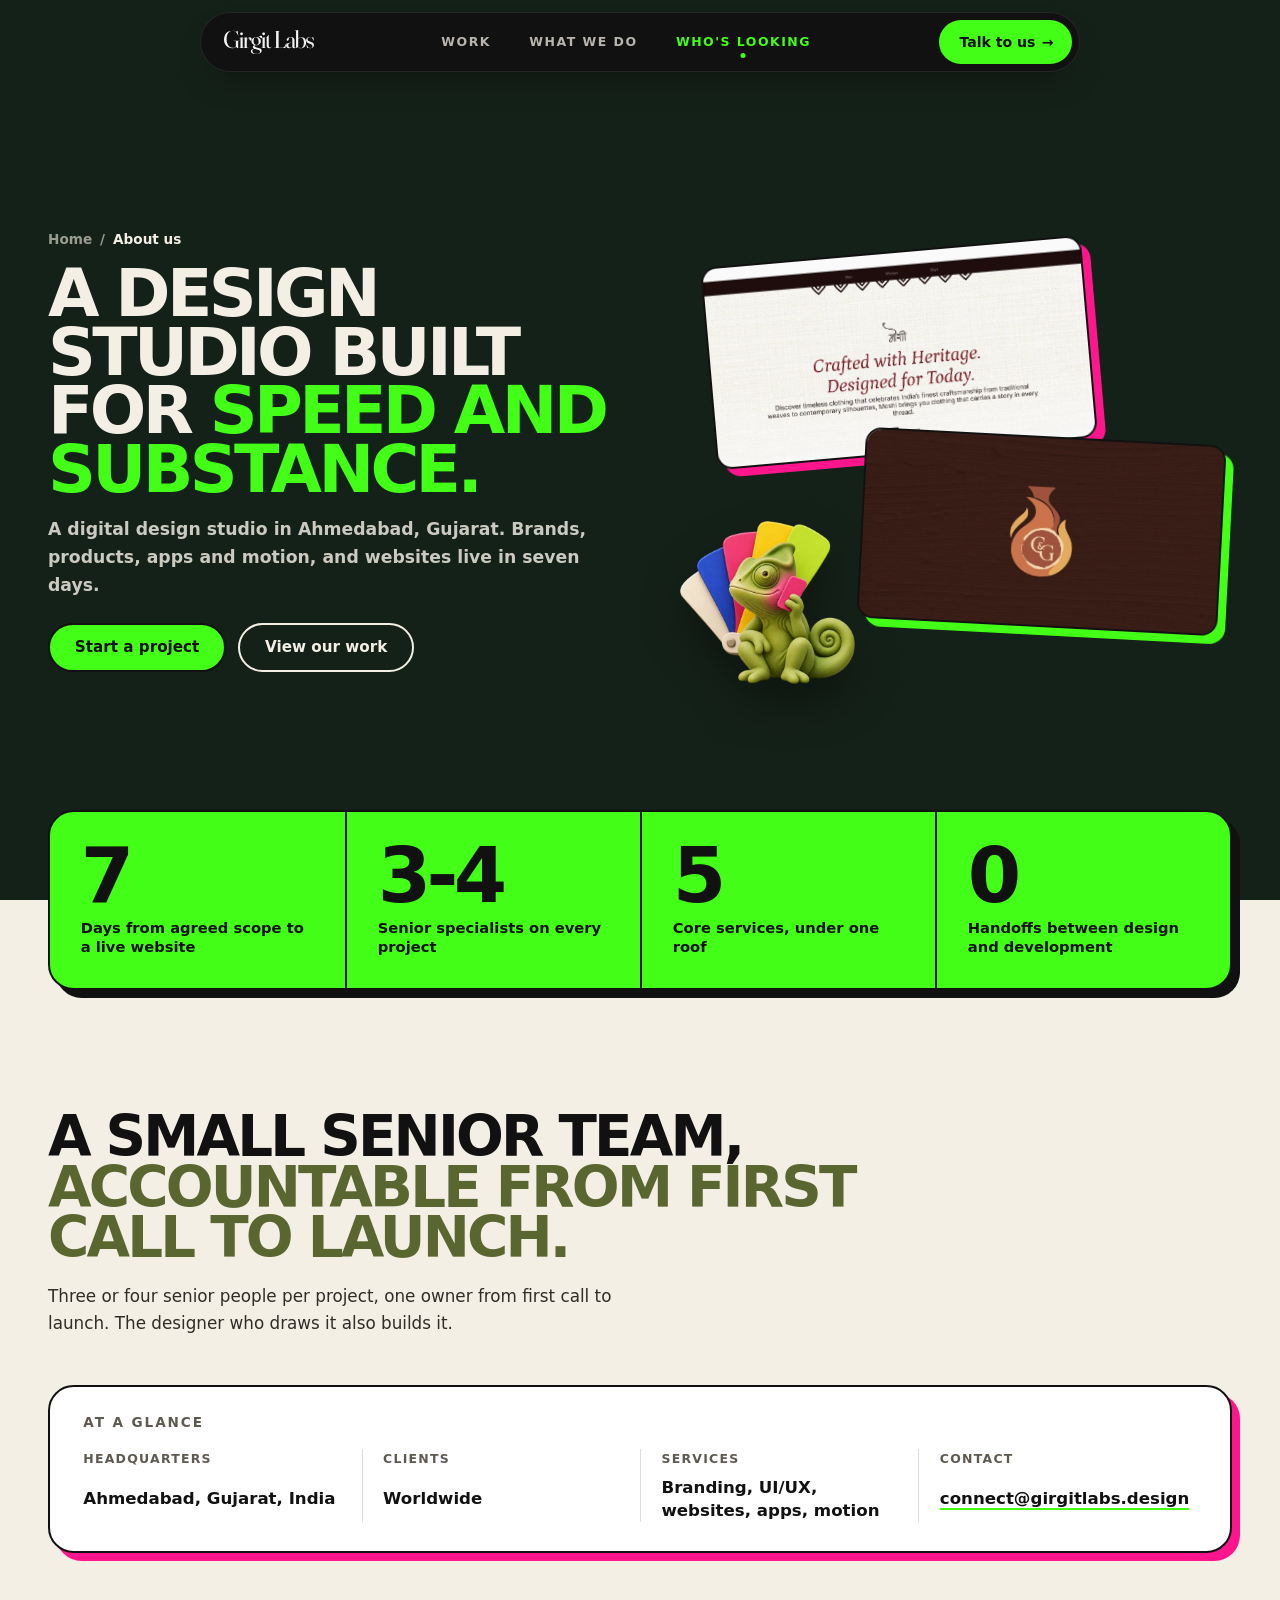
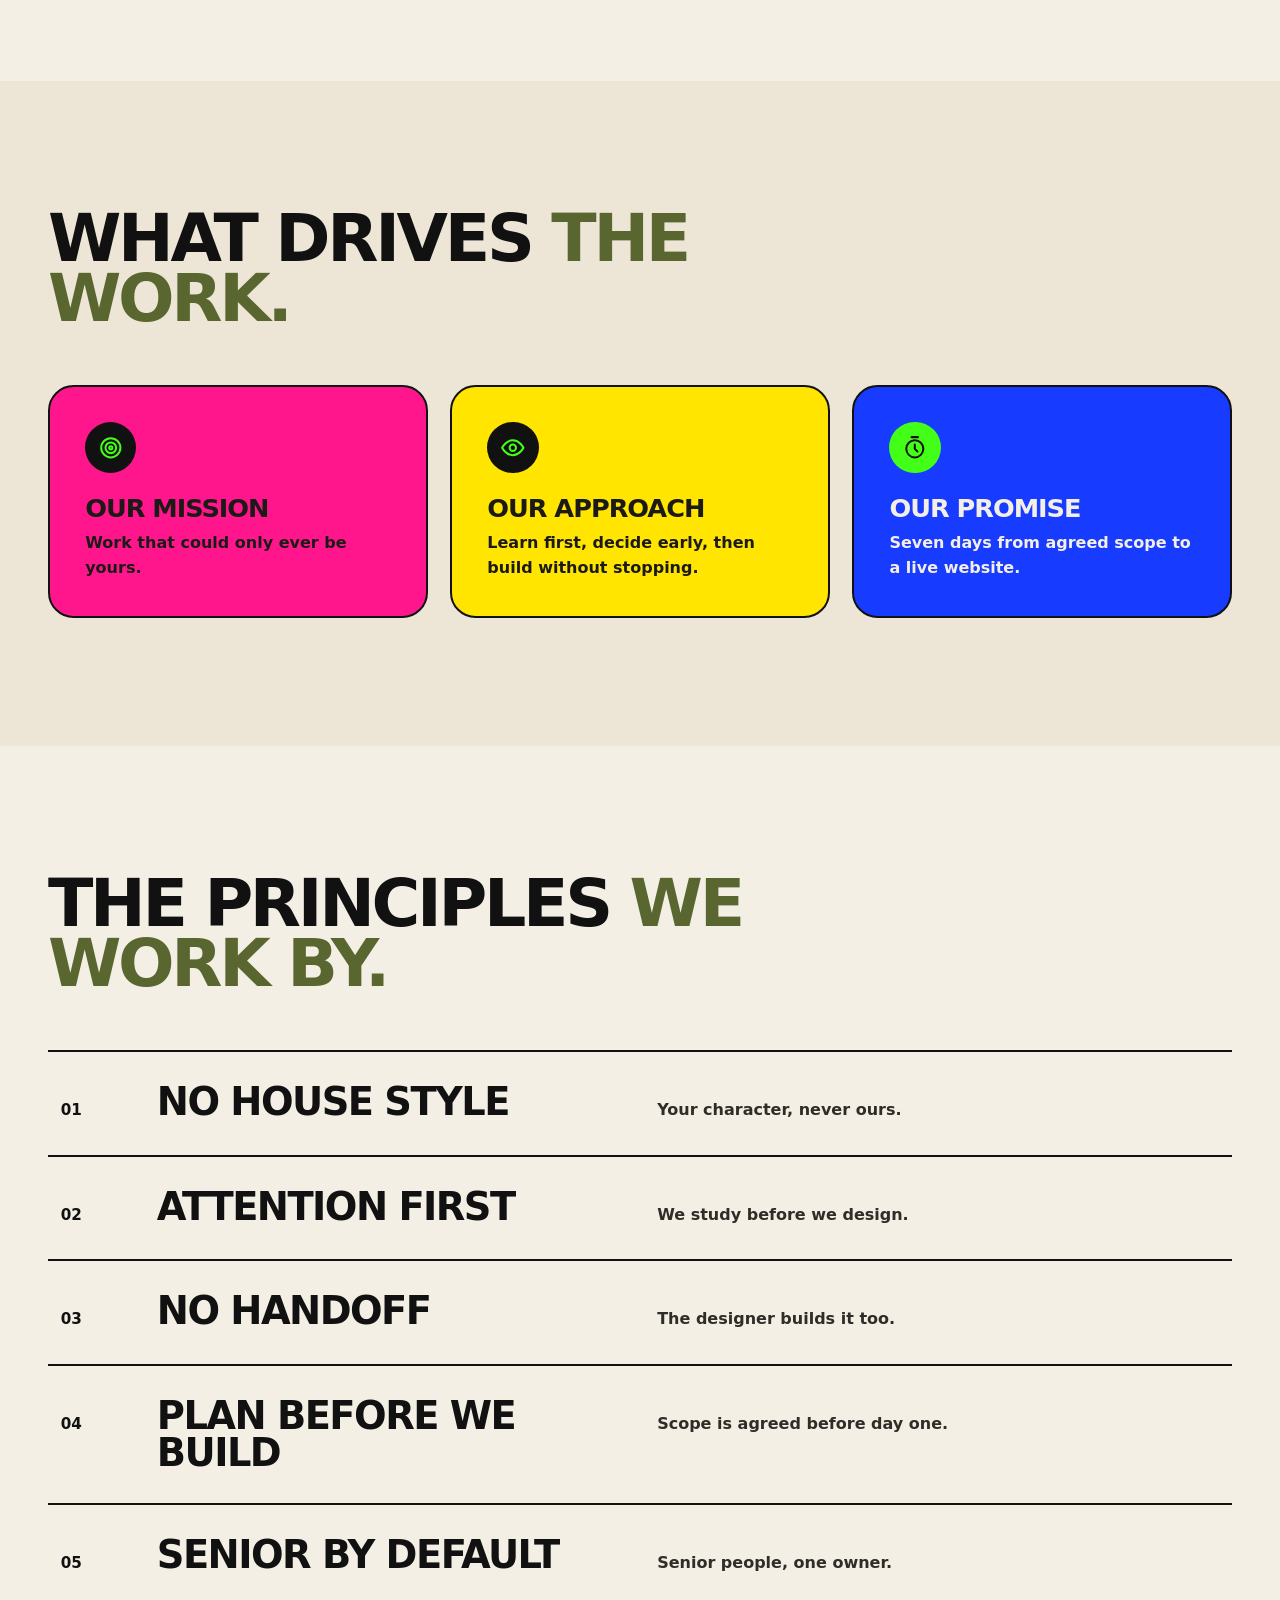
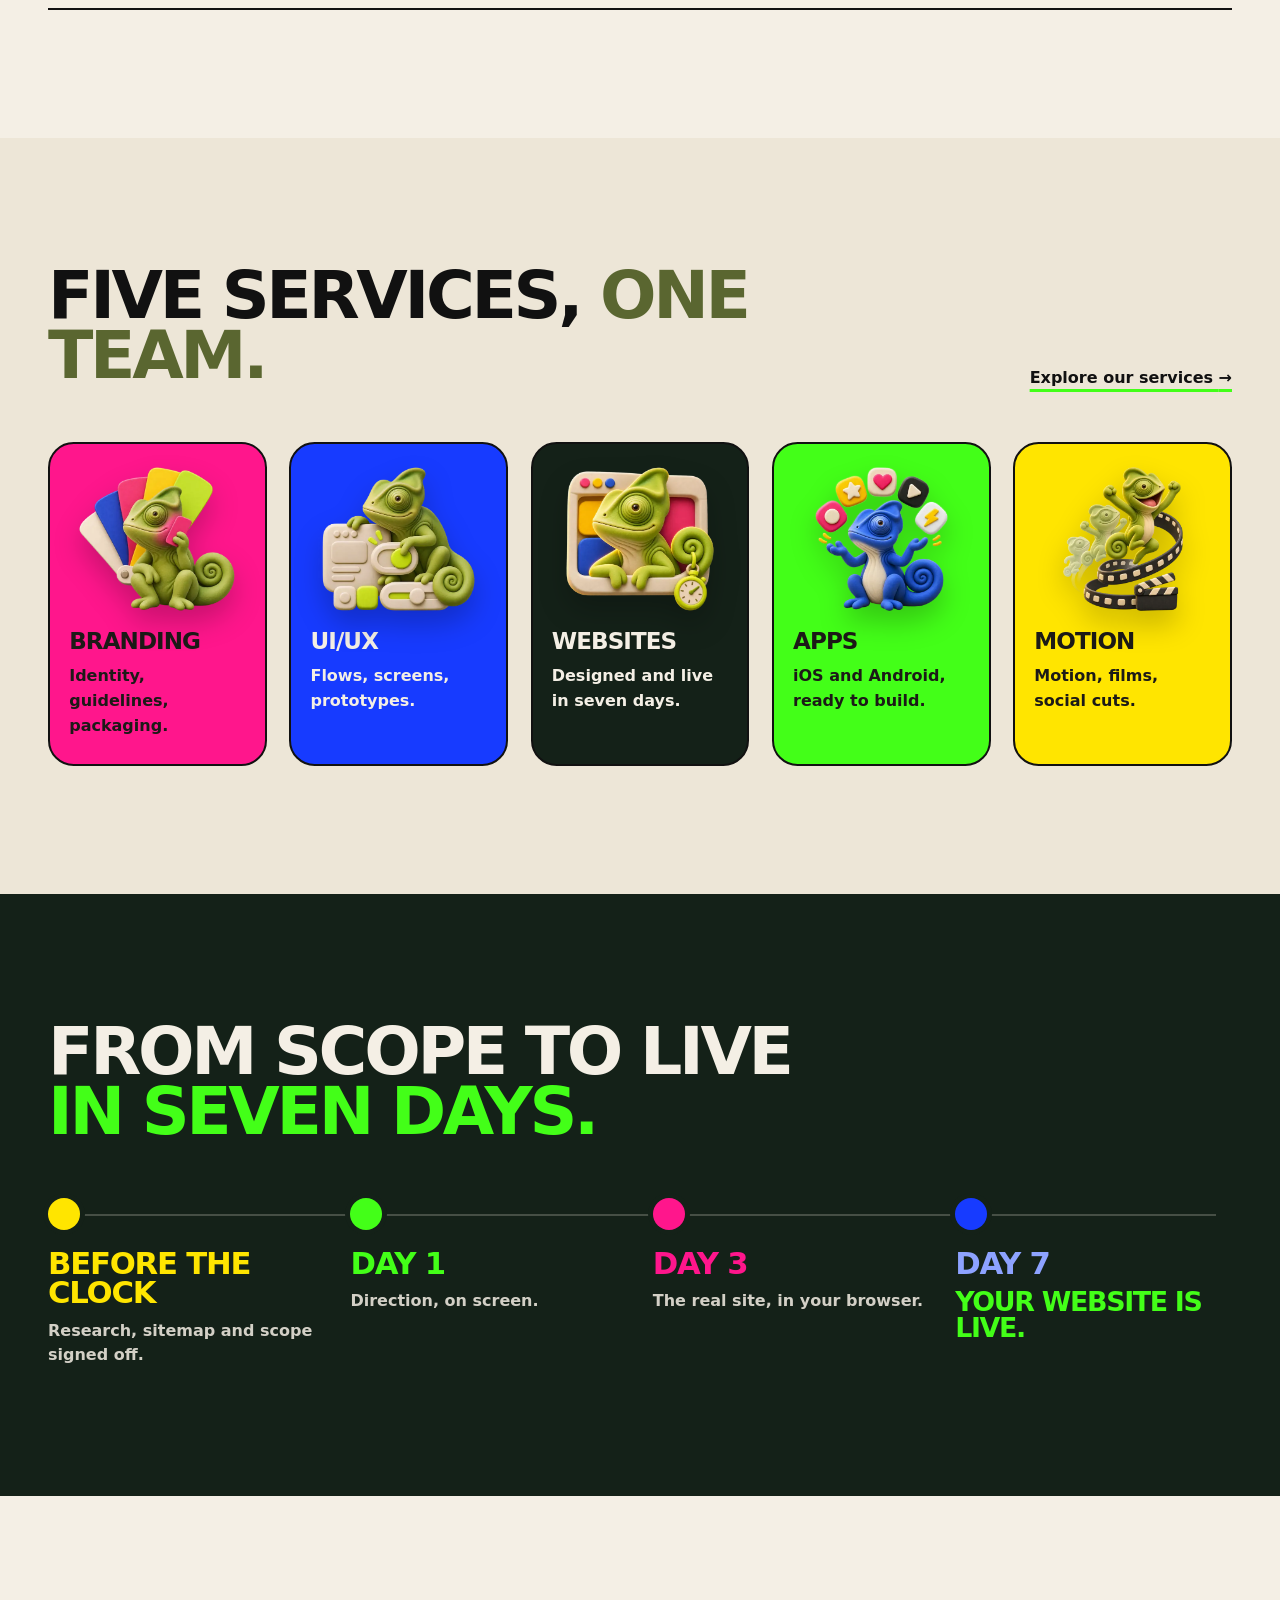
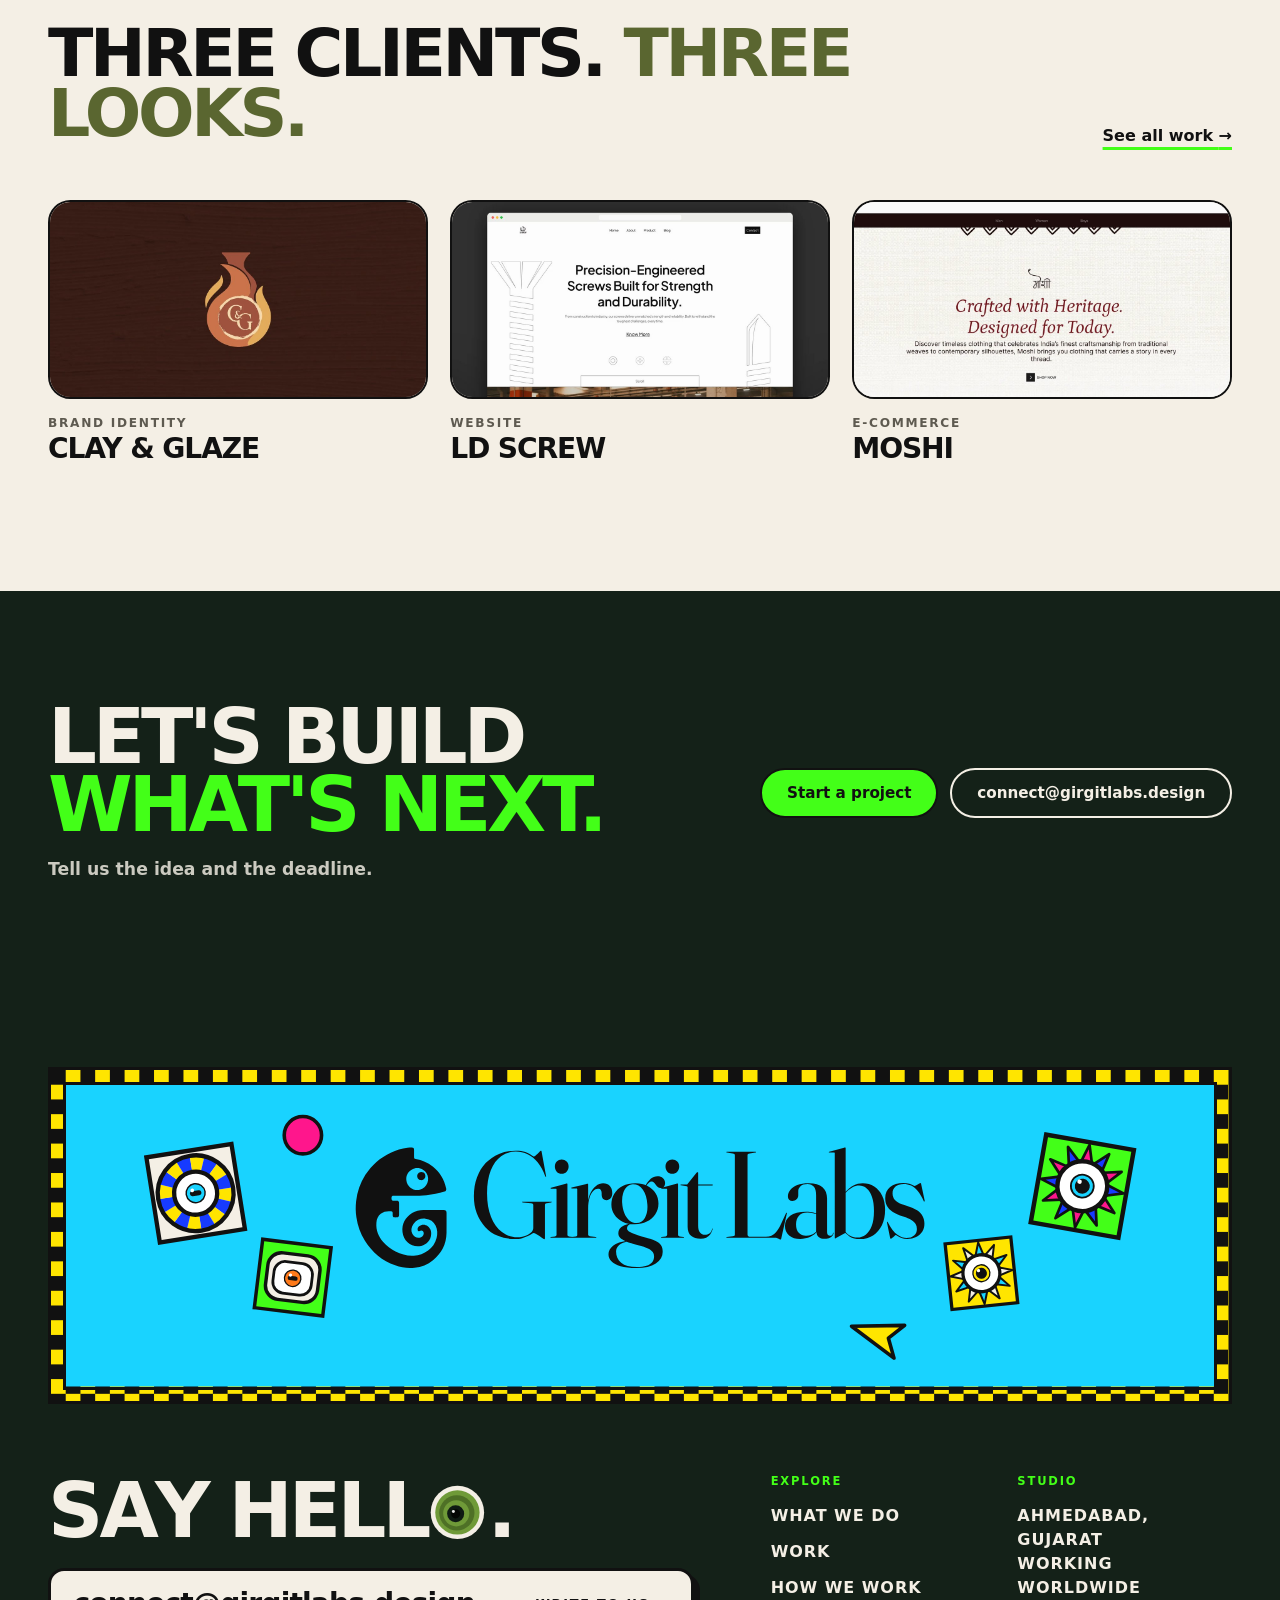
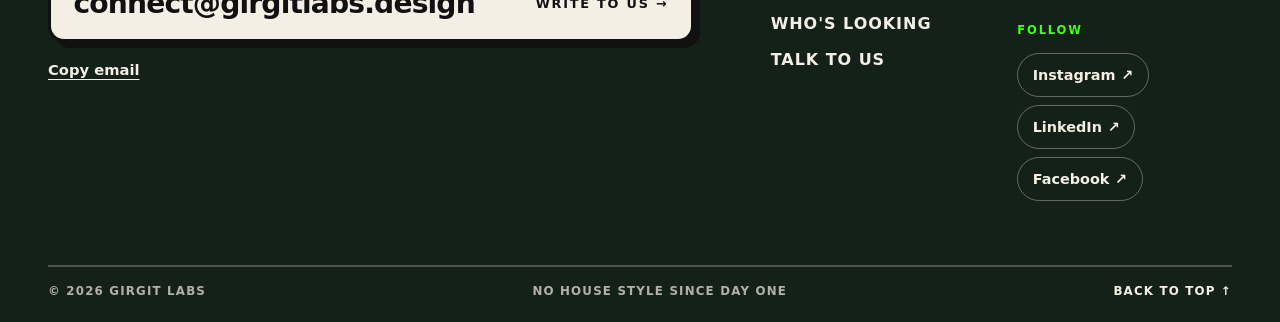
<file: about/index.html>
<!doctype html>
<html lang="en">
<head>
  <meta charset="utf-8">
  <meta name="viewport" content="width=device-width, initial-scale=1">
  <title>About Girgit Labs | Design Studio in Ahmedabad, Gujarat</title>
  <meta name="description" content="Girgit Labs is a digital design studio in Ahmedabad, Gujarat: a small senior team for branding, UI/UX, apps, motion and websites live in seven days. Our mission, values, process and work.">
  <link rel="canonical" href="https://www.girgitlabs.design/about/">
  <meta name="keywords" content="about Girgit Labs, Girgit Labs team, design studio Ahmedabad, design studio Gujarat, website in 7 days, no house style, chameleon">
  <meta name="author" content="Girgit Labs">
  <meta name="robots" content="index, follow, max-image-preview:large">
  <meta property="og:type" content="website">
  <meta property="og:site_name" content="Girgit Labs">
  <meta property="og:title" content="About Girgit Labs | Design Studio in Ahmedabad, Gujarat">
  <meta property="og:description" content="Girgit Labs is a digital design studio in Ahmedabad, Gujarat: a small senior team for branding, UI/UX, apps, motion and websites live in seven days. Our mission, values, process and work.">
  <meta property="og:url" content="https://www.girgitlabs.design/about/">
  <meta property="og:image" content="https://www.girgitlabs.design/assets/img/og-card.png">
  <meta property="og:image:width" content="1200">
  <meta property="og:image:height" content="630">
  <meta property="og:locale" content="en_IN">
  <meta name="twitter:card" content="summary_large_image">
  <meta name="twitter:title" content="About Girgit Labs | Design Studio in Ahmedabad, Gujarat">
  <meta name="twitter:description" content="Girgit Labs is a digital design studio in Ahmedabad, Gujarat: a small senior team for branding, UI/UX, apps, motion and websites live in seven days. Our mission, values, process and work.">
  <meta name="twitter:image" content="https://www.girgitlabs.design/assets/img/og-card.png">
  <link rel="alternate" type="text/plain" href="../llms.txt" title="Girgit Labs, in plain text for AI assistants">
  <script type="application/ld+json">
{
  "@context": "https://schema.org",
  "@graph": [
    {
      "@type": "AboutPage",
      "@id": "https://www.girgitlabs.design/about/#page",
      "url": "https://www.girgitlabs.design/about/",
      "name": "About Girgit Labs | Design Studio in Ahmedabad, Gujarat",
      "description": "Girgit Labs is a digital design studio in Ahmedabad, Gujarat: a small senior team for branding, UI/UX, apps, motion and websites live in seven days. Our mission, values, process and work.",
      "inLanguage": "en",
      "isPartOf": {
        "@id": "https://www.girgitlabs.design/#site"
      },
      "about": {
        "@id": "https://www.girgitlabs.design/#org"
      },
      "mainEntity": {
        "@id": "https://www.girgitlabs.design/#org"
      },
      "primaryImageOfPage": {
        "@type": "ImageObject",
        "url": "https://www.girgitlabs.design/assets/img/og-card.png",
        "width": 1200,
        "height": 630
      },
      "dateModified": "2026-11-21"
    },
    {
      "@type": [
        "Organization",
        "ProfessionalService"
      ],
      "@id": "https://www.girgitlabs.design/#org",
      "name": "Girgit Labs",
      "url": "https://www.girgitlabs.design/",
      "logo": "https://www.girgitlabs.design/assets/icon-512.png",
      "email": "connect@girgitlabs.design",
      "description": "A digital design studio in Ahmedabad, Gujarat, India, with no house style. It designs brands, UI/UX, apps and motion, and designs, builds and launches websites in seven days, for clients worldwide.",
      "address": {
        "@type": "PostalAddress",
        "addressLocality": "Ahmedabad",
        "addressRegion": "Gujarat",
        "addressCountry": "IN"
      },
      "areaServed": {
        "@type": "Place",
        "name": "Worldwide"
      },
      "sameAs": [
        "https://www.instagram.com/girgitlabs/",
        "https://www.linkedin.com/in/girgit-labs-73b207433/",
        "https://www.facebook.com/profile.php?id=61596311881517"
      ]
    },
    {
      "@type": "BreadcrumbList",
      "itemListElement": [
        {
          "@type": "ListItem",
          "position": 1,
          "name": "Girgit Labs",
          "item": "https://www.girgitlabs.design/"
        },
        {
          "@type": "ListItem",
          "position": 2,
          "name": "About us",
          "item": "https://www.girgitlabs.design/about/"
        }
      ]
    }
  ]
}
  </script>
  <meta name="theme-color" content="#142118">
  <link rel="icon" href="../assets/favicon.svg" type="image/svg+xml">
  <link rel="apple-touch-icon" href="../assets/apple-touch-icon.png">
  <link rel="manifest" href="../manifest.json">
  <link rel="preconnect" href="https://fonts.googleapis.com">
  <link rel="preconnect" href="https://fonts.gstatic.com" crossorigin>
  <link rel="stylesheet" href="https://fonts.googleapis.com/css2?family=Noto+Sans+Devanagari:wght@700;800&amp;display=swap">
  <link rel="preconnect" href="https://api.fontshare.com" crossorigin>
  <link rel="stylesheet" href="https://api.fontshare.com/v2/css?f[]=satoshi@500,700,900&amp;display=swap">
  <link rel="stylesheet" href="../css/site.css?v=3.2.2">
  <link rel="stylesheet" href="../css/footer.css?v=3.4.0">
  <link rel="stylesheet" href="../css/case.css?v=3.3.2">
  <link rel="stylesheet" href="../css/system.css?v=3.17.0">
  <link rel="stylesheet" href="../css/about.css?v=3.3.0">
  <script type="module" src="../js/case.js?v=3.9.1"></script>
  <script type="module" src="../js/about.js?v=2.0.0"></script>
</head>
<body class="co-page">
  <a class="skip" href="#main">Skip to content</a>
  <header class="nav cs-nav" id="top">
    <a class="nav-logo" href="../" aria-label="Girgit Labs, home"><img src="../assets/girgit-wordmark.svg" width="112" height="30" alt=""></a>
    <nav aria-label="Main"><ul class="nav-links" role="list"><li><a class="pill" href="../#work">work</a></li><li><a class="pill" href="../#what">what we do</a></li><li><a class="pill is-active" href="./" aria-current="page">who's looking</a></li></ul></nav>
    <a class="pill pill--ink" href="../#talk">Talk to us <span class="nav-arrow" aria-hidden="true">→</span></a>
  </header>

  <main id="main">
    <!-- ABOUT ("Who's looking"), set as a corporate company page: overview, figures, mission, values,
         services, process, clients we fit, selected work and contact. Every fact is the site's own: no
         invented history, numbers or people. Styles: css/about.css. -->

    <!-- Intro -->
    <section class="co-hero" aria-labelledby="co-title">
      <div class="co-wrap co-hero-in">
        <div class="co-hero-text">
          <nav class="co-crumbs" aria-label="Breadcrumb"><a href="../">Home</a><span aria-hidden="true">/</span><span aria-current="page">About us</span></nav>
          <h1 class="co-title" id="co-title">A design studio built for <span>speed and substance.</span></h1>
          <p class="co-lede">A digital design studio in Ahmedabad, Gujarat. Brands, products, apps and motion, and websites live in seven days.</p>
          <p class="co-actions"><a class="co-btn co-btn--primary" href="../#talk">Start a project</a><a class="co-btn" href="../#work">View our work</a></p>
        </div>
        <!-- A collage in layers: two projects and a Girgit, each at its own depth (--d). js/about.js
             moves them apart as you scroll and leans them toward the pointer. -->
        <div class="co-px" data-px aria-hidden="true">
          <img class="co-px-layer co-px-moshi" style="--d: 0.35" src="../assets/work/moshi/og.jpg" width="1200" height="630" alt="" decoding="async">
          <img class="co-px-layer co-px-clay" style="--d: 0.8" src="../assets/work/clay-and-glaze/og.jpg" width="1200" height="630" alt="" decoding="async" fetchpriority="high">
          <img class="co-px-layer co-px-girgit co-px-brush" style="--d: 1.25" src="../assets/img/services/branding-sm.webp" width="520" height="482" alt="" decoding="async">
        </div>
      </div>
    </section>

    <!-- Key figures -->
    <section class="co-figures" aria-label="Key figures">
      <div class="co-wrap">
        <dl class="co-stats">
          <div class="co-stat"><dt>Days from agreed scope to a live website</dt><dd>7</dd></div>
          <div class="co-stat"><dt>Senior specialists on every project</dt><dd>3-4</dd></div>
          <div class="co-stat"><dt>Core services, under one roof</dt><dd>5</dd></div>
          <div class="co-stat"><dt>Handoffs between design and development</dt><dd>0</dd></div>
        </dl>
      </div>
    </section>

    <!-- Who we are -->
    <section class="co-sec" aria-labelledby="co-who">
      <div class="co-wrap co-split">
        <div>
          <h2 class="co-h2" id="co-who">A small senior team, <span>accountable from first call to launch.</span></h2>
          <p class="co-text">Three or four senior people per project, one owner from first call to launch. The designer who draws it also builds it.</p>
        </div>
        <aside class="co-glance" aria-labelledby="co-glance-title">
          <h3 class="co-glance-title" id="co-glance-title">At a glance</h3>
          <dl>
            <div><dt>Headquarters</dt><dd>Ahmedabad, Gujarat, India</dd></div>
            <div><dt>Clients</dt><dd>Worldwide</dd></div>
            <div><dt>Services</dt><dd>Branding, UI/UX, websites, apps, motion</dd></div>
            <div><dt>Contact</dt><dd><a href="mailto:connect@girgitlabs.design">connect@girgitlabs.design</a></dd></div>
          </dl>
        </aside>
      </div>
    </section>

    <!-- Mission, approach, promise -->
    <section class="co-sec co-sec--tint" aria-labelledby="co-purpose">
      <div class="co-wrap">
        <div class="co-head">
          <h2 class="co-h2" id="co-purpose">What drives <span>the work.</span></h2>
        </div>
        <div class="co-grid co-grid--3">
          <article class="co-card">
            <span class="co-icon" aria-hidden="true"><svg viewBox="0 0 24 24"><circle cx="12" cy="12" r="9"/><circle cx="12" cy="12" r="5"/><circle cx="12" cy="12" r="1.5"/></svg></span>
            <h3>Our mission</h3>
            <p>Work that could only ever be yours.</p>
          </article>
          <article class="co-card">
            <span class="co-icon" aria-hidden="true"><svg viewBox="0 0 24 24"><path d="M2 12s3.6-7 10-7 10 7 10 7-3.6 7-10 7S2 12 2 12z"/><circle cx="12" cy="12" r="3"/></svg></span>
            <h3>Our approach</h3>
            <p>Learn first, decide early, then build without stopping.</p>
          </article>
          <article class="co-card">
            <span class="co-icon" aria-hidden="true"><svg viewBox="0 0 24 24"><circle cx="12" cy="13" r="8"/><path d="M12 9v4l2.5 2.5M9 2h6"/></svg></span>
            <h3>Our promise</h3>
            <p>Seven days from agreed scope to a live website.</p>
          </article>
        </div>
      </div>
    </section>

    <!-- Values -->
    <section class="co-sec" aria-labelledby="co-values">
      <div class="co-wrap">
        <div class="co-head">
          <h2 class="co-h2" id="co-values">The principles <span>we work by.</span></h2>
        </div>
        <ol class="co-values" role="list">
          <li><span class="co-num">01</span><h3>No house style</h3><p>Your character, never ours.</p></li>
          <li><span class="co-num">02</span><h3>Attention first</h3><p>We study before we design.</p></li>
          <li><span class="co-num">03</span><h3>No handoff</h3><p>The designer builds it too.</p></li>
          <li><span class="co-num">04</span><h3>Plan before we build</h3><p>Scope is agreed before day one.</p></li>
          <li><span class="co-num">05</span><h3>Senior by default</h3><p>Senior people, one owner.</p></li>
        </ol>
      </div>
    </section>

    <!-- Services -->
    <section class="co-sec co-sec--tint" aria-labelledby="co-services">
      <div class="co-wrap">
        <div class="co-head co-head--row">
          <div>
            <h2 class="co-h2" id="co-services">Five services, <span>one team.</span></h2>
          </div>
          <a class="co-link" href="../#what">Explore our services <span aria-hidden="true">→</span></a>
        </div>
        <div class="co-grid co-grid--5">
          <article class="co-service"><img src="../assets/img/services/branding-sm.webp" width="520" height="482" alt="" loading="lazy"><h3>Branding</h3><p>Identity, guidelines, packaging.</p></article>
          <article class="co-service"><img src="../assets/img/services/uiux-sm.webp" width="520" height="491" alt="" loading="lazy"><h3>UI/UX</h3><p>Flows, screens, prototypes.</p></article>
          <article class="co-service"><img src="../assets/img/services/websites-sm.webp" width="520" height="507" alt="" loading="lazy"><h3>Websites</h3><p>Designed and live in seven days.</p></article>
          <article class="co-service"><img src="../assets/img/services/apps-sm.webp" width="484" height="520" alt="" loading="lazy"><h3>Apps</h3><p>iOS and Android, ready to build.</p></article>
          <article class="co-service"><img src="../assets/img/services/motion-sm.webp" width="438" height="520" alt="" loading="lazy"><h3>Motion</h3><p>Motion, films, social cuts.</p></article>
        </div>
      </div>
    </section>

    <!-- Process -->
    <section class="co-sec" aria-labelledby="co-process">
      <div class="co-wrap">
        <div class="co-head">
          <h2 class="co-h2" id="co-process">From scope to live <span>in seven days.</span></h2>
        </div>
        <ol class="co-steps" role="list">
          <li><span class="co-step-when">Before the clock</span><p>Research, sitemap and scope signed off.</p></li>
          <li><span class="co-step-when">Day 1</span><p>Direction, on screen.</p></li>
          <li><span class="co-step-when">Day 3</span><p>The real site, in your browser.</p></li>
          <li><span class="co-step-when">Day 7</span><p>Your website is live.</p></li>
        </ol>
      </div>
    </section>


    <!-- Selected work -->
    <section class="co-sec" aria-labelledby="co-work">
      <div class="co-wrap">
        <div class="co-head co-head--row">
          <div>
            <h2 class="co-h2" id="co-work">Three clients. <span>Three looks.</span></h2>
          </div>
          <a class="co-link" href="../#work">See all work <span aria-hidden="true">→</span></a>
        </div>
        <div class="co-grid co-grid--3">
          <a class="co-work" href="../work/clay-and-glaze/"><span class="co-work-img"><img src="../assets/work/clay-and-glaze/og.jpg" width="1200" height="630" alt="Clay &amp; Glaze brand identity" loading="lazy"></span><span class="co-work-cat">Brand identity</span><span class="co-work-name">Clay &amp; Glaze</span></a>
          <a class="co-work" href="../work/ld-screw/"><span class="co-work-img"><img src="../assets/work/ld-screw/og.jpg" width="1200" height="630" alt="LD Screw website" loading="lazy"></span><span class="co-work-cat">Website</span><span class="co-work-name">LD Screw</span></a>
          <a class="co-work" href="../work/moshi/"><span class="co-work-img"><img src="../assets/work/moshi/og.jpg" width="1200" height="630" alt="Moshi online store" loading="lazy"></span><span class="co-work-cat">E-commerce</span><span class="co-work-name">Moshi</span></a>
        </div>
      </div>
    </section>

    <!-- Contact band -->
    <section class="co-cta" aria-labelledby="co-cta-title">
      <div class="co-wrap co-cta-in">
        <div>
          <h2 class="co-cta-title" id="co-cta-title">Let's build <span>what's next.</span></h2>
          <p class="co-cta-text">Tell us the idea and the deadline.</p>
        </div>
        <p class="co-actions"><a class="co-btn co-btn--primary" href="../#talk">Start a project</a><a class="co-btn co-btn--light" href="mailto:connect@girgitlabs.design">connect@girgitlabs.design</a></p>
      </div>
    </section>
  </main>

  <footer class="ft" aria-label="Footer">
    <div class="ft-wrap">
      <div class="fb" role="img" aria-label="Girgit Labs">
        <svg class="fb-scene" viewBox="0 0 1600 420" preserveAspectRatio="xMidYMid slice" aria-hidden="true" focusable="false"></svg>
      </div>
      <template id="fb-icon-src"><svg viewBox="0 0 728 966">
<path d="M318.751 833.771C365.303 857.107 413.737 870.402 465.749 867.284C549.171 862.283 626.372 811.234 647.784 725.851C656.22 692.211 655.301 658.763 640.49 626.82C624.31 591.926 596.251 573.244 558.085 570.185C518.659 567.024 485.651 580.217 462.412 612.635C444.587 637.5 440.163 665.052 454.478 693.503C467.768 719.914 497.653 730.709 523.344 718.97C538.387 712.098 547.653 696.192 544.559 682.553C540.909 666.466 525.77 660.383 512.148 669.531C504.744 674.502 498.761 672.548 496.493 663.826C493.115 650.838 498.421 640.285 507.742 631.906C526.423 615.112 557.094 615.076 577.3 631.617C603.426 653.005 609.242 680.973 601.88 712.389C592.004 754.536 553.256 786.401 509.183 790.474C441.919 796.69 381.918 749.325 374.702 677.161C368.127 611.403 397.308 561.53 451.688 525.955C479.206 507.953 510.213 500.291 543.02 500.203C597.001 500.058 650.983 500.094 704.965 500.092C721.572 500.092 727.55 506.189 727.548 522.893C727.543 577.022 728.277 631.163 727.368 685.277C725.865 774.686 688.012 846.688 619.051 902.63C576.073 937.494 526.32 957.358 471.507 963.738C418.312 969.929 366.398 962.592 316.214 944.397C212.326 906.729 132.201 839.63 73.6893 746.475C37.4863 688.837 15.44 625.817 5.32118 558.713C-1.02363 516.637 -1.61086 474.388 3.11278 431.944C11.638 355.341 35.9003 284.317 77.3816 219.413C127.879 140.402 195.763 80.8951 281.053 41.4691C323.614 21.7949 368.143 8.68079 414.673 2.66734C426.037 1.19872 437.527 0.407418 448.983 0.0211101C461.565 -0.403172 467.283 5.56569 467.316 18.15C467.368 37.8528 467.301 57.5559 467.332 77.2588C467.349 87.911 469.965 91.0135 480.576 92.7789C531.245 101.209 576.857 121.278 616.853 153.337C673.761 198.951 709.338 257.92 724.596 329.118C727.221 341.367 722.47 350.339 711.217 353.701C663.998 367.806 615.779 376.871 566.802 382.345C496.336 390.22 425.637 386.049 355.039 387.063C337.483 387.315 319.919 387.04 302.359 387.163C292.46 387.232 287.152 392.422 286.693 402.227C286.532 405.681 286.471 409.179 286.816 412.611C287.707 421.473 293.424 426.671 302.362 426.782C311.683 426.896 321.007 426.725 330.328 426.812C340.105 426.902 345.672 431.686 346.884 441.45C347.468 446.148 347.289 450.952 347.295 455.708C347.332 483.422 347.359 511.136 347.311 538.849C347.282 555.183 342.21 560.153 325.884 560.125C321.114 560.117 316.336 560.274 311.578 560.041C302.097 559.577 296.408 553.704 296.209 544.277C296.076 538.001 296.255 531.717 296.095 525.442C295.898 517.652 291.984 512.367 284.245 511.524C253.855 508.21 224.803 511.3 200.207 531.869C178.32 550.171 167.837 574.593 165.633 602.237C160.872 661.936 182.639 712.879 220.14 757.906C247.164 790.354 280.956 814.339 318.751 833.771ZM566.117 205.501C559.636 195.589 551.609 187.032 541.605 180.779C510.777 161.511 478.625 159.903 447.637 178.766C415.281 198.46 401.303 228.649 406.265 266.495C412.858 316.769 464.227 351.291 513.332 338.829C571.818 323.986 598.971 257.133 566.117 205.501Z" fill="currentColor"/>
<path d="M554.906 243.165C547.814 256.227 537.008 262.852 522.841 261.673C508.237 260.459 497.965 252.434 493.615 237.944C489.672 224.809 494.59 210.445 505.718 202.25C516.702 194.162 532.004 193.833 543.469 201.438C554.894 209.018 560.483 223.273 557.172 236.58C556.654 238.665 555.816 240.671 554.906 243.165Z" fill="currentColor"/>
</svg></template>
      <template id="fb-word-src"><svg xmlns="http://www.w3.org/2000/svg" viewBox="0 0 658.03 176.00"><path fill="currentColor" d="M103.73 131.73C103.73 132.63 103.67 133.20 103.55 133.43C103.49 133.73 103.31 133.88 103.01 133.88C102.53 133.88 101.60 133.43 100.23 132.54C98.91 131.64 97.41 130.60 95.74 129.40C94.12 128.21 92.50 127.16 90.89 126.27C89.33 125.37 88.07 124.92 87.12 124.92C86.58 124.92 85.62 125.37 84.24 126.27C82.92 127.16 81.13 128.18 78.85 129.31C76.58 130.45 73.79 131.46 70.50 132.36C67.27 133.25 63.44 133.70 59.01 133.70C50.20 133.70 42.18 132.15 34.94 129.04C27.75 125.94 21.55 121.57 16.35 115.96C11.14 110.34 7.09 103.74 4.22 96.15C1.41 88.51 0.00 80.17 0.00 71.15C0.00 61.12 1.50 52.04 4.49 43.91C7.48 35.73 11.71 28.71 17.15 22.85C22.66 17.00 29.16 12.52 36.64 9.41C44.13 6.24 52.36 4.66 61.34 4.66C66.85 4.66 71.43 5.38 75.08 6.81C78.79 8.24 81.67 9.68 83.70 11.11C85.74 12.54 87.00 13.26 87.47 13.26C88.31 13.26 89.45 12.54 90.89 11.11C92.38 9.68 93.82 8.27 95.20 6.90C96.58 5.47 97.53 4.75 98.07 4.75C98.25 4.75 98.40 4.84 98.52 5.02C98.64 5.14 98.73 5.44 98.79 5.91L105.35 41.67C105.41 41.91 105.44 42.12 105.44 42.30C105.44 42.48 105.38 42.62 105.26 42.75C105.14 42.80 104.99 42.80 104.81 42.75C104.69 42.69 104.51 42.54 104.27 42.30C101.16 33.81 97.41 26.91 93.04 21.60C88.67 16.22 83.79 12.28 78.40 9.77C73.08 7.26 67.39 6.00 61.34 6.00C53.26 6.00 46.04 8.30 39.70 12.90C33.35 17.50 28.35 24.31 24.70 33.34C21.05 42.36 19.22 53.59 19.22 67.03C19.22 80.35 21.17 91.79 25.06 101.35C28.95 110.91 34.25 118.26 40.95 123.40C47.66 128.47 55.17 131.01 63.50 131.01C65.65 131.01 68.05 130.75 70.68 130.21C73.37 129.61 75.92 128.74 78.31 127.61C80.77 126.47 82.77 125.07 84.33 123.40C85.89 121.72 86.67 119.81 86.67 117.66L86.67 83.88C86.67 83.16 86.40 82.62 85.86 82.27C85.38 81.85 84.60 81.61 83.52 81.55L71.22 80.29C70.86 80.23 70.62 80.17 70.50 80.11C70.38 79.99 70.32 79.88 70.32 79.76C70.32 79.58 70.38 79.46 70.50 79.40C70.62 79.28 70.80 79.22 71.04 79.22L112.89 79.22C113.13 79.22 113.31 79.28 113.43 79.40C113.61 79.46 113.70 79.58 113.70 79.76C113.70 79.88 113.61 79.99 113.43 80.11C113.31 80.17 113.10 80.23 112.80 80.29L106.16 81.55C105.32 81.67 104.69 81.91 104.27 82.27C103.91 82.62 103.73 83.16 103.73 83.88L103.73 131.73M136.53 53.59L136.53 127.34C136.53 128.06 136.71 128.62 137.07 129.04C137.43 129.46 137.97 129.76 138.69 129.94L144.35 130.75C144.70 130.80 144.94 130.89 145.06 131.01C145.18 131.07 145.24 131.19 145.24 131.37C145.24 131.55 145.18 131.70 145.06 131.82C144.94 131.88 144.76 131.91 144.52 131.91L112.28 131.91C112.16 131.91 112.04 131.88 111.92 131.82C111.80 131.70 111.74 131.55 111.74 131.37C111.74 131.31 111.80 131.22 111.92 131.10C112.04 130.98 112.22 130.89 112.46 130.84L118.48 129.94C119.26 129.76 119.80 129.46 120.10 129.04C120.46 128.62 120.64 128.09 120.64 127.43L120.64 61.21C120.64 60.91 120.55 60.67 120.37 60.49C120.25 60.31 119.98 60.22 119.56 60.22L112.55 60.22C112.37 60.22 112.22 60.16 112.10 60.04C111.98 59.92 111.92 59.80 111.92 59.68C111.92 59.44 111.98 59.29 112.10 59.23C112.22 59.12 112.40 59.03 112.64 58.96L134.20 52.96C134.68 52.84 135.01 52.78 135.18 52.78C135.36 52.72 135.54 52.69 135.72 52.69C136.02 52.69 136.23 52.78 136.35 52.96C136.47 53.14 136.53 53.35 136.53 53.59M128.09 38.27C125.16 38.27 122.76 37.28 120.90 35.31C119.11 33.28 118.21 30.80 118.21 27.87C118.21 24.94 119.14 22.49 120.99 20.52C122.91 18.49 125.28 17.47 128.09 17.47C131.08 17.47 133.51 18.49 135.36 20.52C137.28 22.55 138.24 25.00 138.24 27.87C138.24 30.80 137.28 33.28 135.36 35.31C133.45 37.28 131.02 38.27 128.09 38.27M165.85 88.99C165.85 80.92 166.95 74.17 169.17 68.73C171.44 63.30 174.32 59.21 177.79 56.46C181.32 53.71 184.95 52.33 188.66 52.33C192.91 52.33 196.17 53.62 198.45 56.19C200.78 58.70 201.95 62.16 201.95 66.58C201.95 69.99 201.14 72.56 199.52 74.29C197.97 76.02 195.99 76.89 193.60 76.89C191.32 76.89 189.59 76.26 188.39 75.01C187.25 73.69 186.62 71.72 186.50 69.09L186.50 66.58C186.44 64.49 185.99 62.94 185.16 61.92C184.32 60.91 182.91 60.40 180.93 60.40C178.60 60.40 176.35 61.47 174.20 63.62C172.04 65.78 170.25 69.00 168.81 73.30C167.43 77.61 166.74 82.95 166.74 89.34L165.85 88.99M166.74 54.04L166.74 126.98C166.74 127.64 166.92 128.21 167.28 128.68C167.70 129.10 168.27 129.40 168.99 129.58L177.88 130.84C178.18 130.89 178.39 130.96 178.51 131.01C178.63 131.07 178.69 131.19 178.69 131.37C178.69 131.55 178.63 131.70 178.51 131.82C178.39 131.88 178.18 131.91 177.88 131.91L142.77 131.91C142.53 131.91 142.32 131.85 142.14 131.73C142.02 131.61 141.96 131.49 141.96 131.37C141.96 131.19 142.05 131.04 142.23 130.92C142.41 130.80 142.68 130.71 143.03 130.66L148.69 129.94C149.47 129.76 150.01 129.49 150.31 129.13C150.67 128.71 150.85 128.24 150.85 127.70L150.85 60.94C150.85 60.64 150.76 60.40 150.58 60.22C150.46 59.98 150.22 59.86 149.86 59.86L142.68 59.86C142.50 59.86 142.35 59.80 142.23 59.68C142.11 59.56 142.05 59.44 142.05 59.32C142.05 59.14 142.11 59.00 142.23 58.88C142.35 58.76 142.56 58.67 142.86 58.61L164.41 53.32C164.83 53.20 165.13 53.14 165.31 53.14C165.55 53.08 165.76 53.05 165.94 53.05C166.24 53.05 166.45 53.17 166.56 53.41C166.68 53.59 166.74 53.80 166.74 54.04M248.98 131.19C256.05 132.87 261.50 134.66 265.33 136.57C269.16 138.48 271.83 140.69 273.32 143.20C274.82 145.71 275.57 148.70 275.57 152.16C275.57 159.15 272.21 164.86 265.51 169.28C258.80 173.76 249.34 176.00 237.13 176.00C227.79 176.00 220.09 175.13 214.05 173.40C208.06 171.67 203.63 169.25 200.76 166.14C197.88 163.10 196.44 159.66 196.44 155.84C196.44 150.94 198.66 146.76 203.09 143.29C207.58 139.89 215.07 137.41 225.54 135.85L225.72 136.84C219.74 137.86 215.19 139.71 212.07 142.39C209.02 145.08 207.49 148.22 207.49 151.80C207.49 158.62 209.98 164.11 214.95 168.29C219.92 172.47 227.61 174.57 238.03 174.57C243.54 174.57 248.15 173.94 251.86 172.68C255.57 171.49 258.35 169.73 260.21 167.40C262.07 165.07 262.99 162.20 262.99 158.79C262.99 156.52 262.34 154.43 261.02 152.52C259.76 150.67 257.46 148.94 254.10 147.32C250.75 145.77 245.99 144.22 239.82 142.66C232.34 140.63 226.50 138.78 222.31 137.11C218.12 135.44 215.16 133.67 213.42 131.82C211.68 129.91 210.81 127.70 210.81 125.19C210.81 122.92 211.38 120.89 212.52 119.10C213.72 117.24 215.66 115.63 218.36 114.26C221.11 112.82 224.79 111.60 229.40 110.58L229.23 111.30C227.61 111.96 226.23 112.85 225.09 113.99C224.02 115.06 223.48 116.32 223.48 117.75C223.48 119.19 224.05 120.50 225.18 121.70C226.38 122.89 228.78 124.23 232.37 125.73C236.02 127.16 241.56 128.98 248.98 131.19M249.70 57.08L250.42 55.74C252.76 51.68 255.30 48.36 258.05 45.79C260.81 43.22 264.10 41.94 267.93 41.94C271.29 41.94 273.98 42.89 276.02 44.81C278.05 46.72 279.07 49.14 279.07 52.06C279.07 54.28 278.50 56.04 277.36 57.35C276.23 58.67 274.55 59.32 272.33 59.32C270.78 59.32 269.46 58.85 268.38 57.89C267.30 56.93 266.32 55.83 265.42 54.57C264.52 53.26 263.62 52.12 262.72 51.17C261.83 50.15 260.78 49.65 259.58 49.65C257.96 49.65 256.44 50.33 255.00 51.71C253.62 53.08 252.25 54.87 250.87 57.08L249.70 57.08M269.37 81.64C269.37 87.55 267.84 92.81 264.79 97.41C261.74 102.01 257.61 105.62 252.40 108.25C247.19 110.88 241.32 112.20 234.79 112.20C228.09 112.20 222.16 110.91 217.01 108.34C211.86 105.71 207.85 102.22 204.98 97.86C202.10 93.50 200.67 88.66 200.67 83.34C200.67 77.43 202.07 72.14 204.89 67.48C207.76 62.76 211.83 59.03 217.10 56.28C222.37 53.53 228.63 52.15 235.87 52.15C242.64 52.15 248.50 53.50 253.47 56.19C258.50 58.82 262.40 62.37 265.15 66.85C267.96 71.33 269.37 76.26 269.37 81.64M231.92 53.86C228.69 53.98 225.84 55.20 223.39 57.53C220.93 59.80 219.08 62.94 217.82 66.94C216.56 70.94 216.08 75.57 216.38 80.83C216.74 86.69 217.88 91.85 219.80 96.33C221.71 100.81 224.20 104.31 227.25 106.82C230.36 109.27 233.81 110.46 237.58 110.40C242.61 110.22 246.59 107.71 249.52 102.88C252.52 97.98 253.74 91.53 253.20 83.52C252.67 74.50 250.48 67.27 246.65 61.83C242.82 56.40 237.91 53.74 231.92 53.86M297.98 53.59L297.98 127.34C297.98 128.06 298.16 128.62 298.52 129.04C298.88 129.46 299.42 129.76 300.13 129.94L305.79 130.75C306.15 130.80 306.39 130.89 306.51 131.01C306.63 131.07 306.69 131.19 306.69 131.37C306.69 131.55 306.63 131.70 306.51 131.82C306.39 131.88 306.21 131.91 305.97 131.91L273.73 131.91C273.61 131.91 273.49 131.88 273.37 131.82C273.25 131.70 273.19 131.55 273.19 131.37C273.19 131.31 273.25 131.22 273.37 131.10C273.49 130.98 273.67 130.89 273.91 130.84L279.93 129.94C280.71 129.76 281.24 129.46 281.54 129.04C281.90 128.62 282.08 128.09 282.08 127.43L282.08 61.21C282.08 60.91 281.99 60.67 281.81 60.49C281.69 60.31 281.42 60.22 281.00 60.22L274.00 60.22C273.82 60.22 273.67 60.16 273.55 60.04C273.43 59.92 273.37 59.80 273.37 59.68C273.37 59.44 273.43 59.29 273.55 59.23C273.67 59.12 273.85 59.03 274.09 58.96L295.64 52.96C296.12 52.84 296.45 52.78 296.63 52.78C296.81 52.72 296.99 52.69 297.17 52.69C297.47 52.69 297.68 52.78 297.80 52.96C297.92 53.14 297.98 53.35 297.98 53.59M289.54 38.27C286.60 38.27 284.21 37.28 282.35 35.31C280.56 33.28 279.66 30.80 279.66 27.87C279.66 24.94 280.59 22.49 282.44 20.52C284.36 18.49 286.72 17.47 289.54 17.47C292.53 17.47 294.96 18.49 296.81 20.52C298.73 22.55 299.69 25.00 299.69 27.87C299.69 30.80 298.73 33.28 296.81 35.31C294.90 37.28 292.47 38.27 289.54 38.27M310.59 56.72L302.24 55.29C302.00 55.17 301.82 55.08 301.70 55.02C301.58 54.90 301.52 54.75 301.52 54.57C301.52 54.46 301.58 54.37 301.70 54.30C301.82 54.19 301.91 54.13 301.97 54.13L310.23 54.13C310.77 54.13 311.16 54.07 311.40 53.95C311.70 53.77 311.94 53.50 312.12 53.14L324.96 36.83C325.26 36.59 325.53 36.41 325.77 36.29C326.01 36.11 326.25 36.03 326.49 36.03C326.72 36.03 326.90 36.11 327.02 36.29C327.20 36.41 327.29 36.65 327.29 37.01L327.29 113.90C327.29 118.50 328.19 121.93 329.99 124.20C331.78 126.41 334.24 127.52 337.35 127.52C338.55 127.52 339.69 127.37 340.76 127.07C341.84 126.71 342.83 126.21 343.73 125.55C344.63 124.83 345.43 123.94 346.15 122.86C346.87 121.72 347.47 120.38 347.95 118.83C348.07 118.53 348.22 118.41 348.40 118.47C348.64 118.53 348.70 118.74 348.58 119.10C347.62 122.32 346.36 125.01 344.81 127.16C343.25 129.25 341.33 130.80 339.06 131.82C336.78 132.84 334.09 133.34 330.98 133.34C324.99 133.34 320.32 131.91 316.97 129.04C313.61 126.18 311.94 121.75 311.94 115.78L311.94 58.43C311.94 57.95 311.85 57.56 311.67 57.26C311.49 56.96 311.13 56.79 310.59 56.72M322.08 55.65L322.53 54.13L347.95 54.13C348.25 54.13 348.43 54.19 348.49 54.30C348.61 54.37 348.67 54.48 348.67 54.66C348.67 54.96 348.49 55.20 348.13 55.38C347.83 55.56 347.38 55.65 346.78 55.65L322.08 55.65M410.87 7.53L402.52 8.78C401.44 8.90 400.63 9.14 400.10 9.50C399.62 9.86 399.38 10.39 399.38 11.11L399.38 126.89C399.38 128.15 399.74 129.04 400.45 129.58C401.23 130.12 402.34 130.39 403.78 130.39L426.32 130.39C429.19 130.39 431.83 129.88 434.22 128.86C436.62 127.85 438.92 126.03 441.14 123.40C443.41 120.77 445.72 116.97 448.05 112.02L455.51 96.06C455.69 95.77 455.84 95.56 455.96 95.44C456.08 95.32 456.23 95.29 456.41 95.35C456.65 95.35 456.77 95.47 456.77 95.71C456.83 95.89 456.80 96.19 456.68 96.60L448.59 132.81C448.41 133.52 448.26 133.97 448.14 134.15C448.02 134.39 447.90 134.51 447.78 134.51C447.37 134.51 446.77 134.30 445.99 133.88C445.27 133.46 444.28 133.02 443.02 132.54C441.83 132.12 440.24 131.91 438.26 131.91L369.20 131.91C368.96 131.91 368.78 131.85 368.66 131.73C368.54 131.61 368.48 131.49 368.48 131.37C368.48 131.07 368.78 130.89 369.38 130.84L377.73 129.58C378.81 129.46 379.59 129.22 380.07 128.86C380.61 128.51 380.88 127.97 380.88 127.25L380.88 11.11C380.88 10.39 380.61 9.86 380.07 9.50C379.59 9.14 378.81 8.90 377.73 8.78L369.38 7.53C368.78 7.47 368.48 7.29 368.48 6.99C368.48 6.81 368.54 6.69 368.66 6.63C368.78 6.51 368.96 6.45 369.20 6.45L411.05 6.45C411.29 6.45 411.47 6.51 411.59 6.63C411.71 6.69 411.77 6.81 411.77 6.99C411.77 7.29 411.47 7.47 410.87 7.53M500.17 123.67L500.17 123.04L499.45 123.67L499.45 69.72C499.45 64.40 498.40 60.34 496.31 57.53C494.21 54.66 491.07 53.23 486.88 53.23C482.21 53.23 478.79 54.34 476.64 56.54C474.48 58.76 473.40 61.06 473.40 63.45L473.40 69.63C473.40 72.08 472.57 74.11 470.89 75.72C469.27 77.28 467.24 78.05 464.78 78.05C462.93 78.05 461.37 77.46 460.11 76.26C458.91 75.01 458.32 73.18 458.32 70.79C458.32 67.81 459.45 64.88 461.73 62.01C464.06 59.14 467.48 56.79 471.97 54.93C476.52 53.08 482.09 52.15 488.67 52.15C497.71 52.15 504.42 54.16 508.79 58.16C513.22 62.10 515.44 67.60 515.44 74.65L515.44 122.23C515.44 124.68 515.82 126.44 516.60 127.52C517.44 128.54 518.46 129.04 519.66 129.04C520.73 129.04 521.69 128.71 522.53 128.06C523.43 127.40 523.94 126.41 524.06 125.10C524.12 124.86 524.18 124.71 524.24 124.65C524.36 124.59 524.45 124.56 524.51 124.56C524.69 124.56 524.78 124.59 524.78 124.65C524.83 124.71 524.86 124.86 524.86 125.10C524.86 126.06 524.45 127.19 523.61 128.51C522.77 129.82 521.42 130.96 519.57 131.91C517.71 132.93 515.26 133.43 512.20 133.43C508.13 133.43 505.11 132.54 503.13 130.75C501.16 128.95 500.17 126.59 500.17 123.67M454.01 114.71C454.01 108.61 456.55 103.62 461.64 99.74C466.73 95.86 474.48 93.91 484.90 93.91C489.15 93.91 492.65 94.30 495.41 95.08C498.16 95.86 500.71 96.81 503.04 97.95L502.50 98.57C500.17 97.50 497.71 96.63 495.14 95.97C492.62 95.32 489.81 94.99 486.70 94.99C481.31 94.99 477.21 96.54 474.39 99.65C471.58 102.76 470.17 106.97 470.17 112.29C470.17 117.48 471.49 121.54 474.12 124.47C476.82 127.40 480.35 128.86 484.72 128.86C487.71 128.86 490.68 128.21 493.61 126.89C496.55 125.58 499.00 123.67 500.98 121.16L501.78 121.70C499.15 125.52 495.56 128.45 491.01 130.48C486.46 132.51 481.55 133.52 476.28 133.52C469.63 133.52 464.24 131.79 460.11 128.33C456.04 124.80 454.01 120.26 454.01 114.71M542.58 0.99L542.58 124.56L528.57 132.27C528.39 132.45 528.21 132.57 528.03 132.63C527.85 132.75 527.64 132.81 527.40 132.81C527.23 132.81 527.05 132.72 526.87 132.54C526.75 132.42 526.69 132.24 526.69 132.00L526.69 8.51C526.69 8.21 526.60 7.97 526.42 7.80C526.30 7.62 526.03 7.53 525.61 7.53L518.60 7.53C518.42 7.53 518.27 7.47 518.15 7.35C518.03 7.23 517.97 7.11 517.97 6.99C517.97 6.81 518.03 6.69 518.15 6.63C518.27 6.51 518.45 6.42 518.69 6.36L540.25 0.36C540.73 0.18 541.06 0.09 541.24 0.09C541.42 0.03 541.59 0.00 541.77 0.00C542.07 0.00 542.28 0.12 542.40 0.36C542.52 0.54 542.58 0.75 542.58 0.99M541.42 67.75L540.61 66.85C545.40 61.36 549.86 57.56 553.99 55.47C558.12 53.38 562.64 52.33 567.55 52.33C573.78 52.33 579.34 53.92 584.25 57.08C589.16 60.19 593.03 64.64 595.84 70.44C598.71 76.23 600.15 83.07 600.15 90.96C600.15 99.56 598.59 107.06 595.48 113.45C592.37 119.84 588.06 124.83 582.55 128.42C577.04 131.94 570.69 133.70 563.51 133.70C557.46 133.70 552.37 132.42 548.24 129.85C544.11 127.22 540.76 123.79 538.18 119.54L539.62 118.92C541.59 122.68 544.29 125.73 547.70 128.06C551.17 130.39 555.22 131.55 559.83 131.55C564.20 131.55 568.21 130.18 571.86 127.43C575.51 124.68 578.42 120.44 580.57 114.71C582.79 108.91 583.90 101.53 583.90 92.57C583.90 84.38 582.94 77.57 581.02 72.14C579.17 66.64 576.59 62.52 573.30 59.77C570.06 56.96 566.32 55.56 562.07 55.56C558.96 55.56 555.61 56.52 552.01 58.43C548.42 60.34 544.89 63.45 541.42 67.75M631.48 132.18C636.09 132.18 639.74 130.96 642.43 128.51C645.19 126.06 646.56 122.86 646.56 118.92C646.56 116.23 645.94 113.84 644.68 111.75C643.48 109.60 641.42 107.65 638.48 105.92C635.61 104.13 631.66 102.43 626.63 100.81C620.04 98.66 614.80 96.33 610.91 93.82C607.08 91.26 604.35 88.36 602.74 85.13C601.12 81.91 600.31 78.23 600.31 74.11C600.31 67.06 602.71 61.62 607.50 57.80C612.29 53.92 618.63 51.97 626.54 51.97C630.13 51.97 633.09 52.33 635.43 53.05C637.76 53.77 639.53 54.48 640.73 55.20C641.98 55.86 642.79 56.19 643.15 56.19C643.63 56.19 644.50 55.86 645.76 55.20C647.01 54.48 648.24 53.77 649.44 53.05C650.64 52.33 651.38 51.97 651.68 51.97C651.86 51.97 652.04 52.04 652.22 52.15C652.40 52.21 652.52 52.42 652.58 52.78L657.88 77.34C658.00 77.70 658.03 78.02 657.97 78.32C657.91 78.56 657.79 78.74 657.61 78.86C657.43 78.92 657.25 78.92 657.07 78.86C656.95 78.74 656.80 78.59 656.62 78.41C653.75 72.20 650.82 67.27 647.82 63.62C644.83 59.92 641.62 57.26 638.21 55.65C634.86 54.04 631.18 53.23 627.17 53.23C622.14 53.23 618.18 54.51 615.31 57.08C612.44 59.59 611.00 62.97 611.00 67.21C611.00 69.84 611.60 72.23 612.80 74.38C613.99 76.53 616.12 78.50 619.17 80.29C622.29 82.03 626.66 83.70 632.28 85.31C638.33 87.10 643.18 89.25 646.83 91.76C650.55 94.21 653.24 97.08 654.92 100.37C656.65 103.65 657.52 107.33 657.52 111.39C657.52 115.87 656.44 119.78 654.29 123.13C652.13 126.41 649.17 128.98 645.40 130.84C641.62 132.69 637.34 133.61 632.55 133.61C629.32 133.61 626.51 133.11 624.11 132.09C621.72 131.13 619.80 130.18 618.36 129.22C616.93 128.21 616.03 127.70 615.67 127.70C615.37 127.70 614.74 128.18 613.78 129.13C612.83 130.03 611.81 130.92 610.73 131.82C609.71 132.72 608.99 133.16 608.57 133.16C608.40 133.16 608.19 133.08 607.95 132.90C607.71 132.72 607.53 132.36 607.41 131.82L603.01 110.40C602.95 109.87 602.92 109.48 602.92 109.24C602.98 108.94 603.13 108.73 603.37 108.61C603.49 108.49 603.61 108.49 603.72 108.61C603.90 108.73 604.02 108.88 604.08 109.06C608.40 117.60 612.92 123.61 617.65 127.07C622.38 130.48 626.99 132.18 631.48 132.18"/></svg></template>

      <div class="ft-main">
        <div class="ft-hello" data-stagger>
          <p class="ft-big">Say hello.</p>
          <a class="ft-mailbox" href="mailto:connect@girgitlabs.design"><span class="ft-mail">connect@girgitlabs.design</span><span class="ft-go">Write to us <span aria-hidden="true">→</span></span></a>
          <p class="ft-copyrow"><button class="ft-copy" type="button" data-copy="connect@girgitlabs.design">Copy email</button> <span class="copied" role="status"></span></p>
        </div>
        <nav class="ft-cols" aria-label="Footer">
          <div>
            <p class="ft-label">Explore</p>
            <ul class="ft-links" role="list"><li><a href="../#what">What we do</a></li><li><a href="../#work">Work</a></li><li><a href="../#approach">How we work</a></li><li><a href="../about/">Who's looking</a></li><li><a href="../#talk">Talk to us</a></li></ul>
          </div>
          <div>
            <p class="ft-label">Studio</p>
            <p class="ft-place">Ahmedabad, Gujarat<br>Working worldwide</p>
            <p class="ft-label ft-label--follow">Follow</p>
            <ul class="ft-social" role="list"><li><a href="https://www.instagram.com/girgitlabs/" target="_blank" rel="me noopener">Instagram <span aria-hidden="true">↗</span></a></li><li><a href="https://www.linkedin.com/in/girgit-labs-73b207433/" target="_blank" rel="me noopener">LinkedIn <span aria-hidden="true">↗</span></a></li><li><a href="https://www.facebook.com/profile.php?id=61596311881517" target="_blank" rel="me noopener">Facebook <span aria-hidden="true">↗</span></a></li></ul>
          </div>
        </nav>
      </div>

      <p class="ft-legal"><span>© 2026 Girgit Labs</span><span>No house style since day one</span><a class="ft-top" href="#top">Back to top <span aria-hidden="true">↑</span></a></p>
    </div>
  </footer>
</body>
</html>
</file>
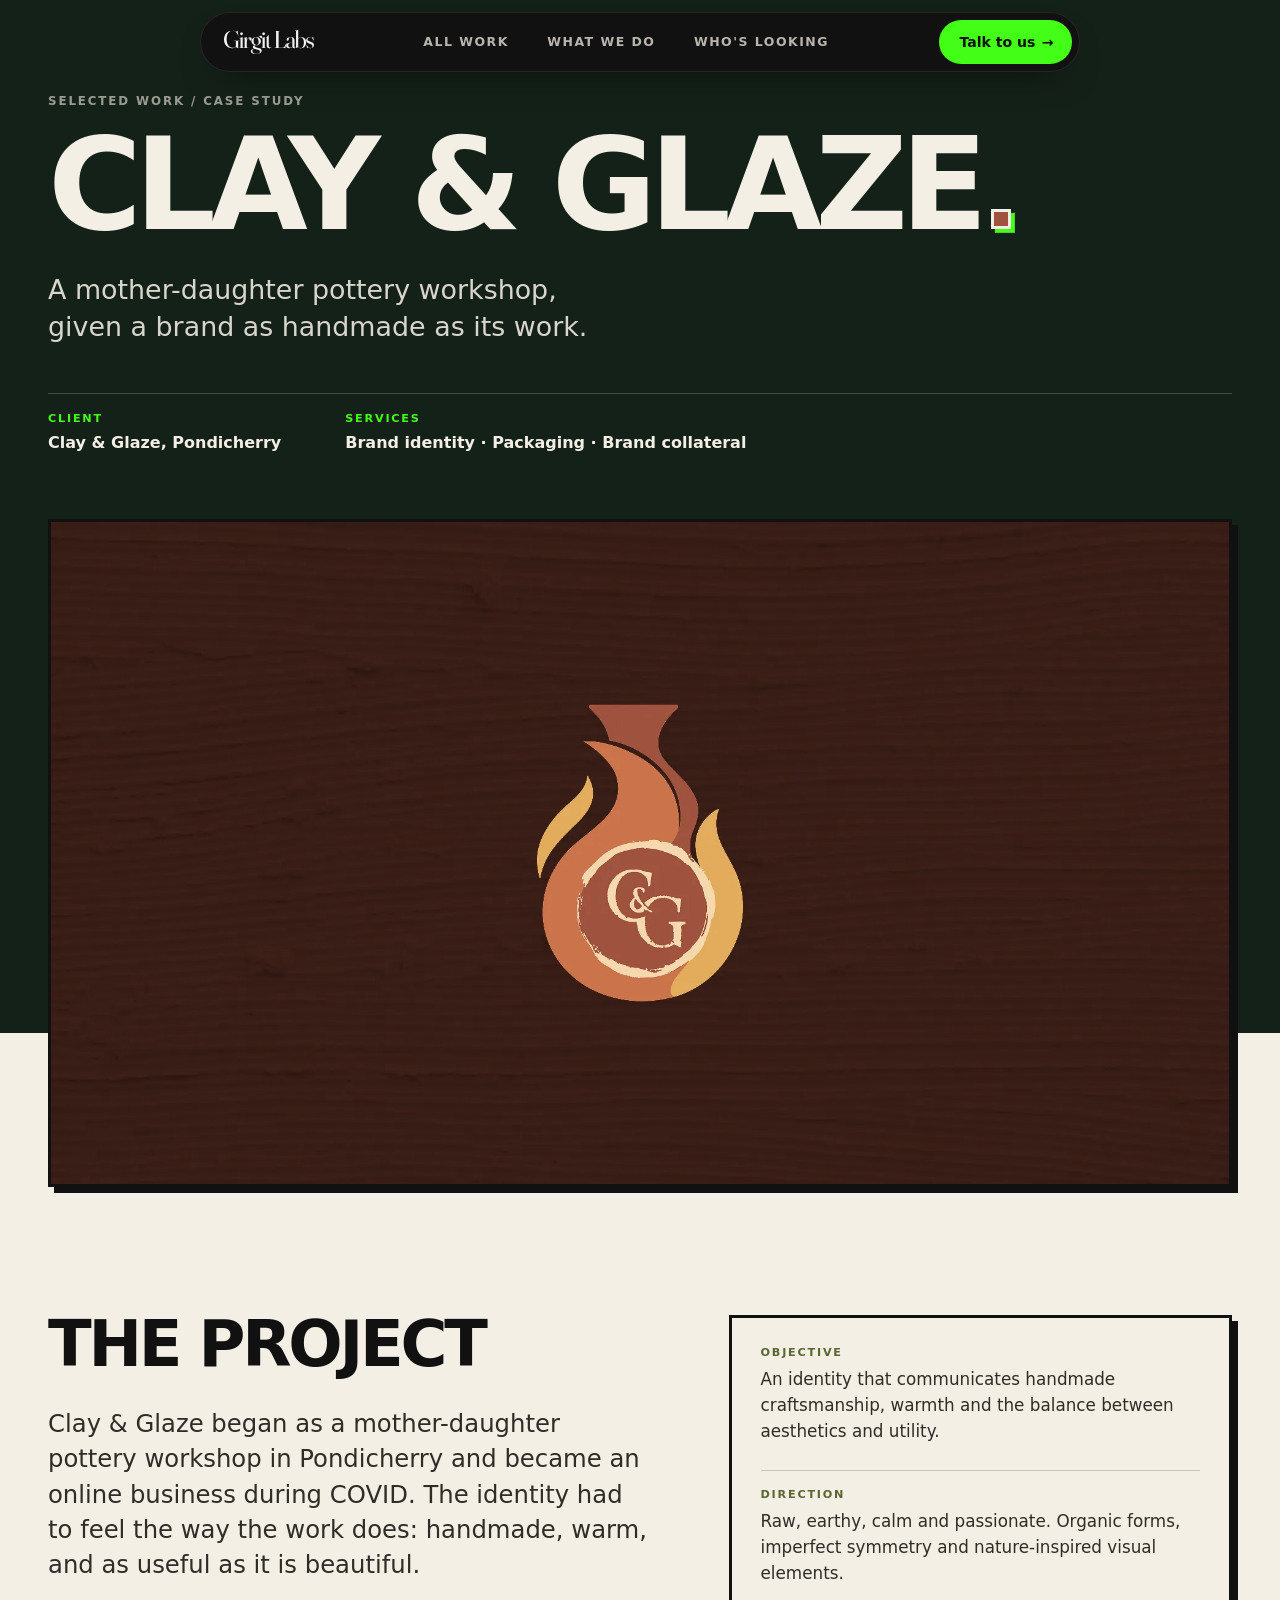
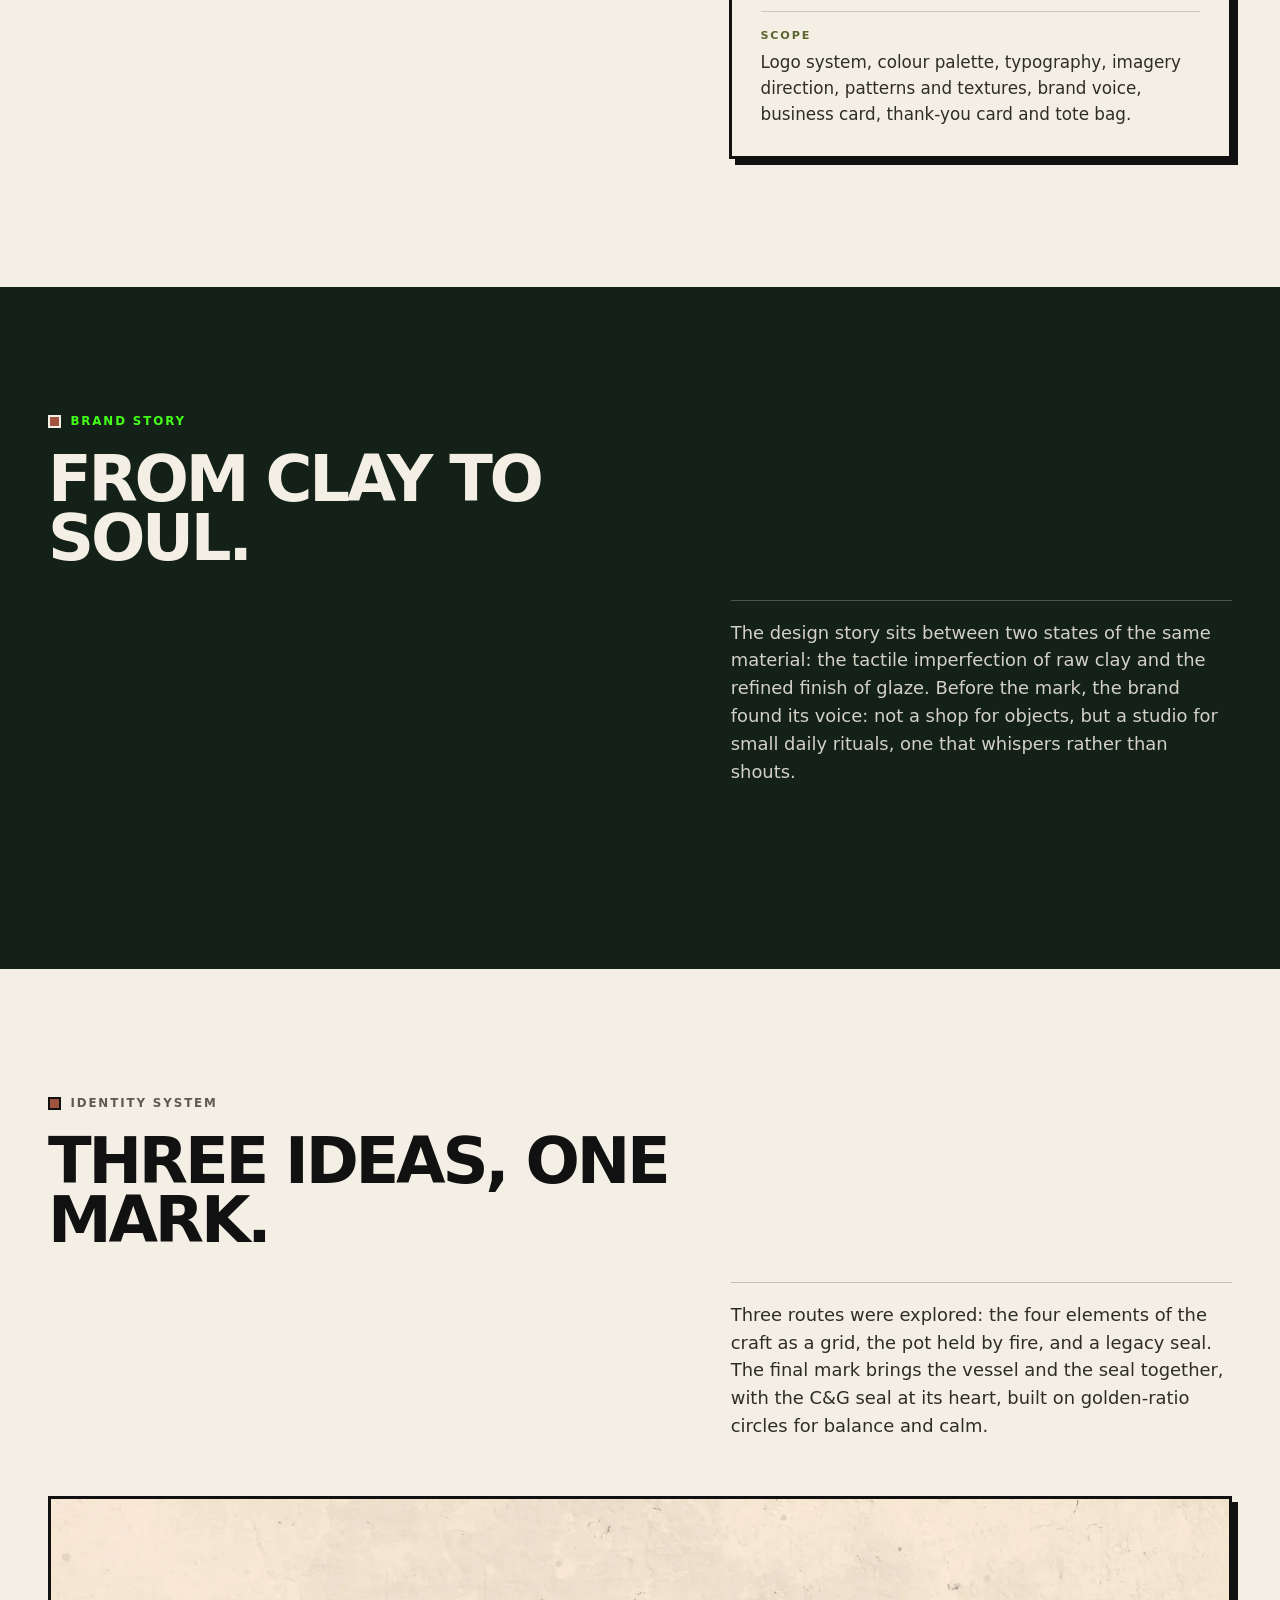
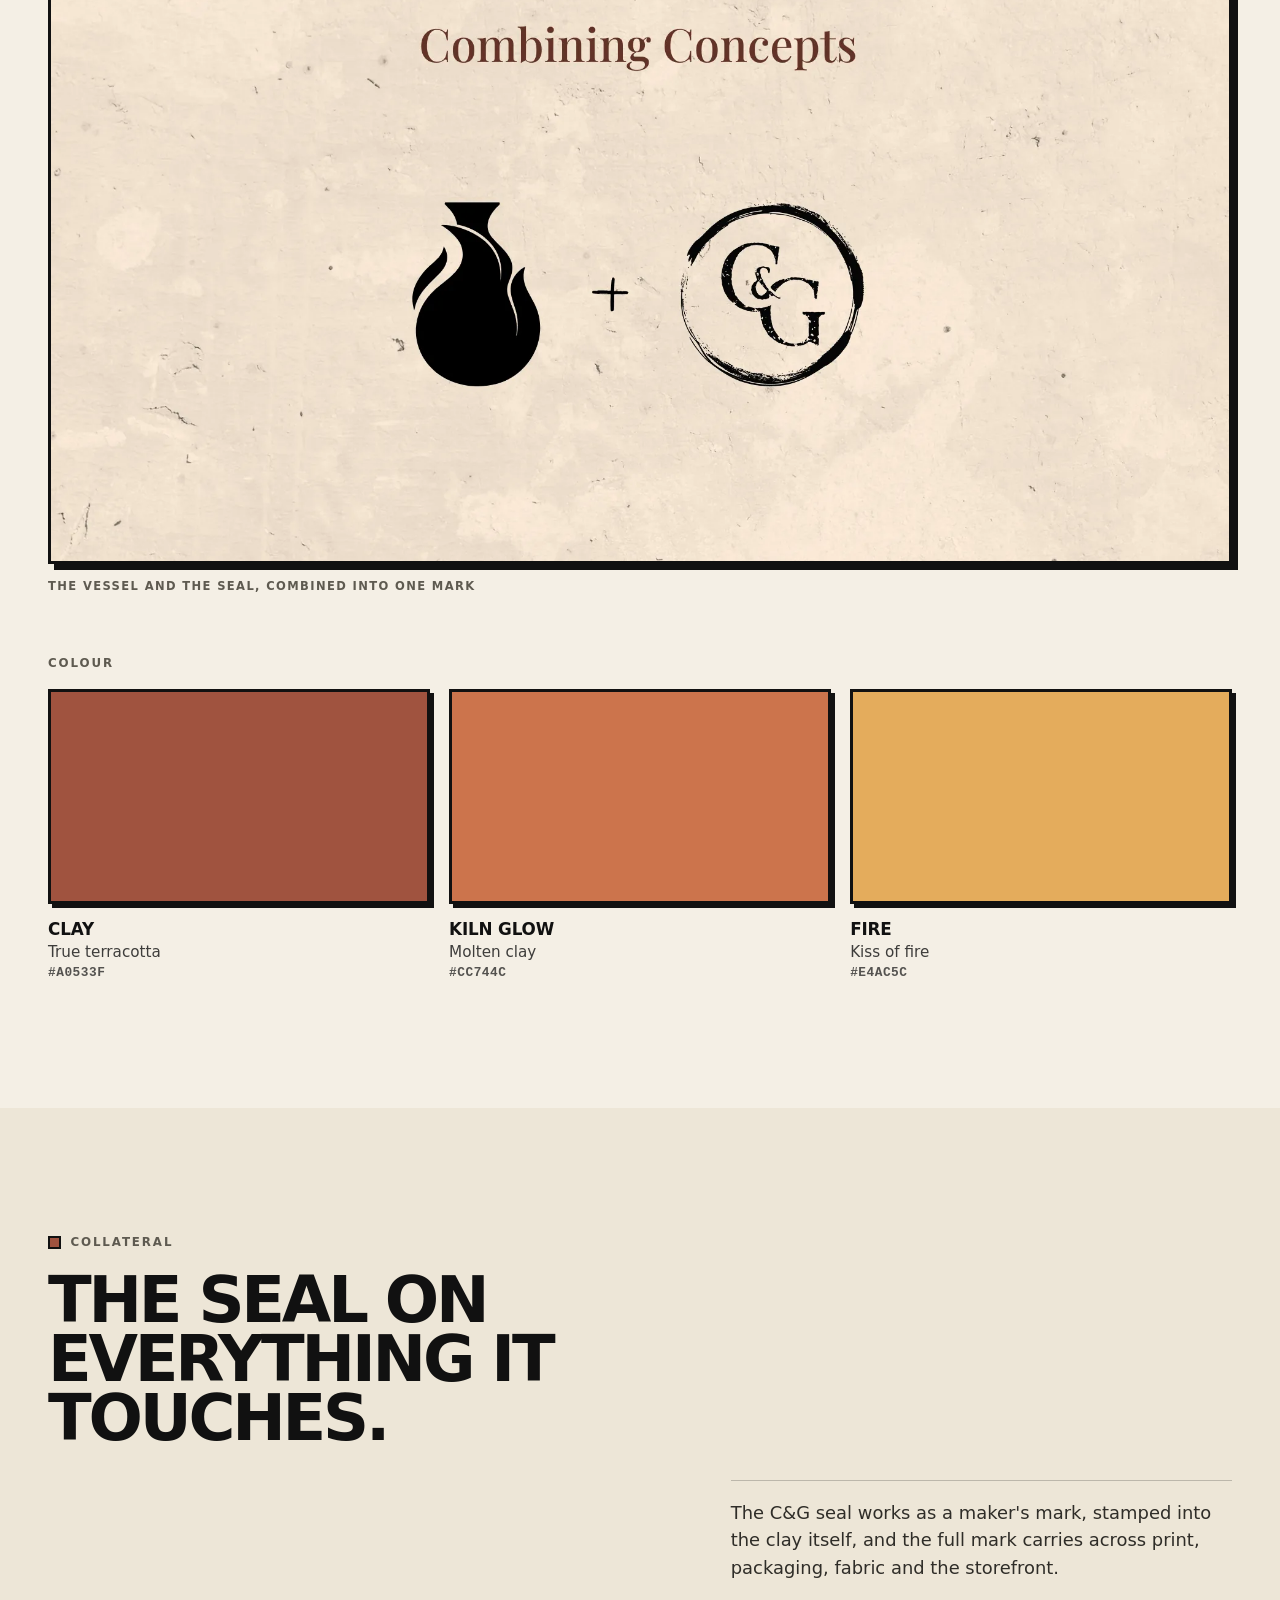
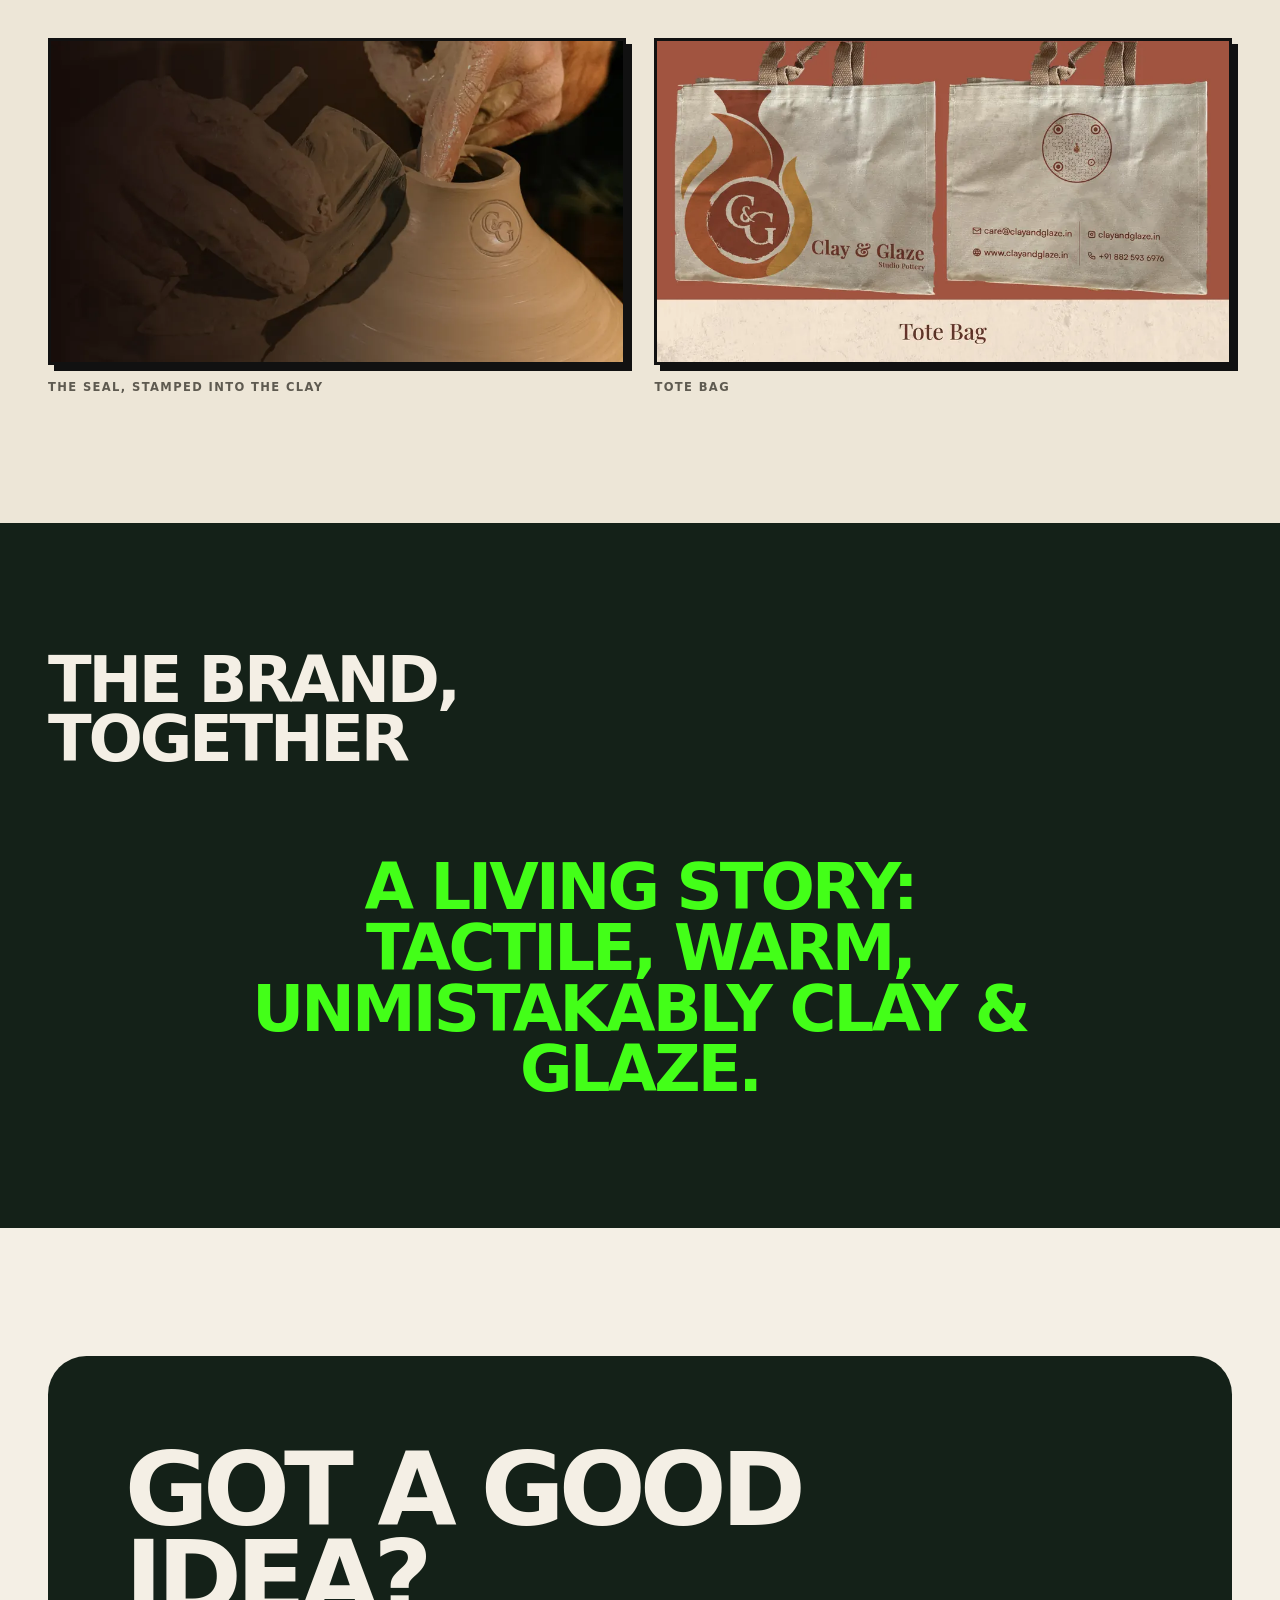
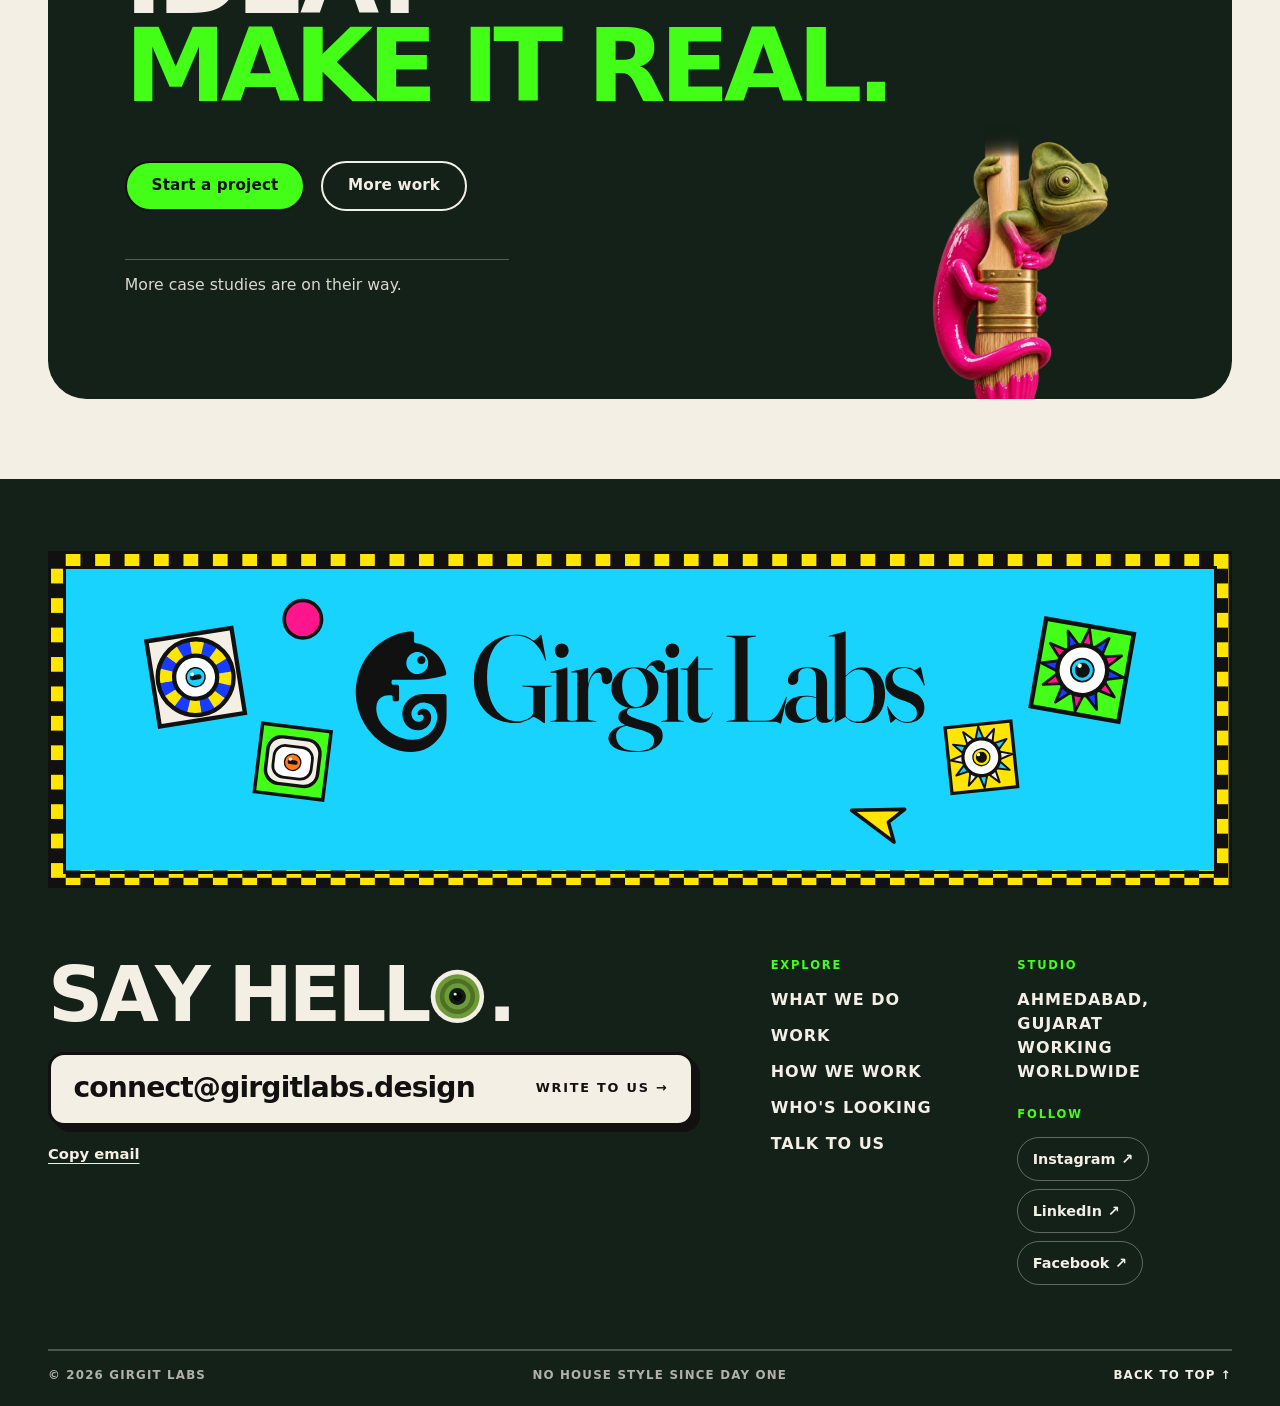
<file: work/clay-and-glaze/index.html>
<!doctype html>
<html lang="en">
<head>
  <meta charset="utf-8">
  <meta name="viewport" content="width=device-width, initial-scale=1">
  <title>Clay &amp; Glaze: Pottery Brand Identity | Girgit Labs</title>
  <meta name="description" content="Clay &amp; Glaze case study: brand identity, packaging and collateral by Girgit Labs for a mother-daughter pottery workshop in Pondicherry, as handmade as its work.">
  <link rel="canonical" href="https://www.girgitlabs.design/work/clay-and-glaze/">
  <meta name="keywords" content="Clay and Glaze, Girgit Labs, GirgitLabs, pottery workshop brand identity, artisanal packaging design, digital design studio">
  <meta name="author" content="Girgit Labs">
  <meta name="robots" content="index, follow, max-image-preview:large">

  <!-- Open Graph / Social -->
  <meta property="og:type" content="article">
  <meta property="og:site_name" content="Girgit Labs">
  <meta property="og:title" content="Clay &amp; Glaze: Pottery Brand Identity | Girgit Labs">
  <meta property="og:description" content="Clay &amp; Glaze case study: brand identity, packaging and collateral by Girgit Labs for a mother-daughter pottery workshop in Pondicherry, as handmade as its work.">
  <meta property="og:url" content="https://www.girgitlabs.design/work/clay-and-glaze/">
  <meta property="og:image" content="https://www.girgitlabs.design/assets/work/clay-and-glaze/og.jpg">
  <meta property="og:image:type" content="image/jpeg">
  <meta property="og:image:width" content="1200">
  <meta property="og:image:height" content="630">

  <!-- Twitter / X -->
  <meta name="twitter:card" content="summary_large_image">
  <meta name="twitter:title" content="Clay &amp; Glaze: Pottery Brand Identity | Girgit Labs">
  <meta name="twitter:description" content="Clay &amp; Glaze case study: brand identity, packaging and collateral by Girgit Labs for a mother-daughter pottery workshop in Pondicherry, as handmade as its work.">
  <meta name="twitter:image" content="https://www.girgitlabs.design/assets/work/clay-and-glaze/og.jpg">

  <!-- Schema.org Structured Data -->
  <script type="application/ld+json">
{
  "@context": "https://schema.org",
  "@graph": [
    {
      "@type": [
        "CreativeWork",
        "Article"
      ],
      "name": "Clay & Glaze",
      "headline": "Clay & Glaze: A mother-daughter pottery workshop, given a brand as handmade as its work.",
      "description": "Clay & Glaze began as a mother-daughter pottery workshop in Pondicherry and became an online business during COVID. The identity had to feel the way the work does: handmade, warm, and as useful as it is beautiful.",
      "url": "https://www.girgitlabs.design/work/clay-and-glaze/",
      "image": [
        "https://www.girgitlabs.design/assets/work/clay-and-glaze/og.jpg",
        "https://www.girgitlabs.design/assets/work/clay-and-glaze/cg-26-1920.webp"
      ],
      "about": "Brand identity · Packaging · Brand collateral",
      "creator": {
        "@type": "Organization",
        "@id": "https://www.girgitlabs.design/#org",
        "name": "Girgit Labs",
        "url": "https://www.girgitlabs.design/",
        "sameAs": [
          "https://www.instagram.com/girgitlabs/",
          "https://www.linkedin.com/in/girgit-labs-73b207433/",
          "https://www.facebook.com/profile.php?id=61596311881517"
        ]
      },
      "isPartOf": {
        "@type": "WebSite",
        "@id": "https://www.girgitlabs.design/#site",
        "name": "Girgit Labs",
        "url": "https://www.girgitlabs.design/"
      },
      "keywords": "Clay & Glaze, pottery brand identity, logo design, packaging design, brand collateral, Pondicherry, Girgit Labs case study",
      "genre": "Case study",
      "inLanguage": "en",
      "mainEntityOfPage": "https://www.girgitlabs.design/work/clay-and-glaze/",
      "publisher": {
        "@id": "https://www.girgitlabs.design/#org"
      },
      "author": {
        "@id": "https://www.girgitlabs.design/#org"
      }
    },
    {
      "@type": "BreadcrumbList",
      "itemListElement": [
        {
          "@type": "ListItem",
          "position": 1,
          "name": "Girgit Labs",
          "item": "https://www.girgitlabs.design/"
        },
        {
          "@type": "ListItem",
          "position": 2,
          "name": "Work",
          "item": "https://www.girgitlabs.design/#work"
        },
        {
          "@type": "ListItem",
          "position": 3,
          "name": "Clay & Glaze",
          "item": "https://www.girgitlabs.design/work/clay-and-glaze/"
        }
      ]
    }
  ]
}
  </script>
  <meta name="theme-color" content="#391E16">
  <link rel="icon" href="../../assets/favicon.svg" type="image/svg+xml">
  <link rel="apple-touch-icon" href="../../assets/apple-touch-icon.png">
  <link rel="manifest" href="../../manifest.json">
  <link rel="preconnect" href="https://fonts.googleapis.com">
  <link rel="preconnect" href="https://fonts.gstatic.com" crossorigin>
  <link rel="preconnect" href="https://api.fontshare.com" crossorigin>
  <link rel="stylesheet" href="https://api.fontshare.com/v2/css?f[]=satoshi@500,700,900&amp;display=swap">
  <link rel="stylesheet" href="../../css/site.css?v=3.2.2">
  <link rel="stylesheet" href="../../css/footer.css?v=3.4.0">
  <link rel="stylesheet" href="../../css/case.css?v=3.3.2">
  <link rel="stylesheet" href="../../css/system.css?v=3.17.0">
  <script type="module" src="../../js/case.js?v=3.9.1"></script>
  <script>
    !function(t,e){var o,n,p,r;e.__SV||(window.posthog=e,e._i=[],e.init=function(i,s,a){function g(t,e){var o=e.split(".");2==o.length&&(t=t[o[0]],e=o[1]),t[e]=function(){t.push([e].concat(Array.prototype.slice.call(arguments,0)))}}(p=t.createElement("script")).type="text/javascript",p.crossOrigin="anonymous",p.async=!0,p.src=s.api_host.replace(".i.posthog.com","-assets.i.posthog.com")+"/static/array.js",(r=t.getElementsByTagName("script")[0]).parentNode.insertBefore(p,r);var u=e;for(void 0!==a?u=e[a]=[]:a="posthog",u.people=u.people||[],u.toString=function(t){var e="posthog";return"posthog"!==a&&(e+="."+a),t||(e+=" (stub)"),e},u.people.toString=function(){return u.toString(1)+".people (stub)"},o="init capture register register_once register_for_session unregister unregister_for_session getFeatureFlag getFeatureFlagPayload isFeatureEnabled reloadFeatureFlags updateEarlyAccessFeatureEnrollment getEarlyAccessFeatures on onFeatureFlags onSessionId getSurveys getActiveMatchingSurveys renderSurvey canRenderSurvey getNextSurveyStep identify setPersonProperties group resetGroups setPersonPropertiesForFlags resetPersonPropertiesForFlags setGroupPropertiesForFlags resetGroupPropertiesForFlags reset get_distinct_id getGroups get_session_id get_session_replay_url alias set_config startSessionRecording stopSessionRecording sessionRecordingStarted captureException loadToolbar get_property getSessionProperty createPersonProfile opt_in_capturing opt_out_capturing has_opted_in_capturing has_opted_out_capturing clear_opt_in_out_capturing debug getPageViewId".split(" "),n=0;n<o.length;n++)g(u,o[n]);e._i.push([i,s,a])},e.__SV=1)}(document,window.posthog||[]);
    posthog.init('phc_obgWnjPGWgoZUKwLoKqohermsNWhZkU7yzM9vGdpeGzb', {
      api_host: 'https://us.i.posthog.com',
      person_profiles: 'identified_only'
    });
  </script>
</head>
<body class="cs" style="--cs-dark:#391E16;--cs-paper:#F4E4D1;--cs-ink:#2B1610;--cs-accent:#A0533F;--cs-accent2:#CC744C;--cs-accent3:#E4AC5C;--cs-light:#F4E9DC;--cs-tint:#EBD3BC;--cs-display:'Playfair Display';--cs-display-weight:400">
  <a class="skip" href="#main">Skip to content</a>
  <header class="nav cs-nav" id="top">
    <a class="nav-logo" href="../../" aria-label="Girgit Labs, home"><img src="../../assets/girgit-wordmark.svg" width="112" height="30" alt=""></a>
    <nav aria-label="Main"><ul class="nav-links" role="list"><li><a class="pill" href="../../#work">all work</a></li><li><a class="pill" href="../../#what">what we do</a></li><li><a class="pill" href="../../about/">who's looking</a></li></ul></nav>
    <a class="pill pill--ink" href="../../#talk">Talk to us <span class="nav-arrow" aria-hidden="true">→</span></a>
  </header>

  <main id="main">
    <!-- Case study: Clay &amp; Glaze. Built by tools/build_work.py from content/work/clay-and-glaze.json. -->
    <section class="cs-hero" aria-labelledby="cs-title">
      <div class="cs-wrap">
        <p class="cs-kicker"><a href="../../#work">Selected work</a> <span aria-hidden="true">/</span> Case study</p>
        <h1 class="cs-title" id="cs-title">Clay &amp; Glaze</h1>
        <p class="cs-outcome">A mother-daughter pottery workshop, given a brand as handmade as its work.</p>
        <dl class="cs-meta"><div><dt>Client</dt><dd>Clay &amp; Glaze, Pondicherry</dd></div><div><dt>Services</dt><dd>Brand identity · Packaging · Brand collateral</dd></div></dl>
      </div>
      <div class="cs-hero-img"><figure class="cs-fig cs-fig--hero" data-reveal-cs><button class="cs-zoom" type="button" data-full="../../assets/work/clay-and-glaze/cg-26-1920.webp" data-cap="Clay &amp; Glaze, the final mark" aria-label="Enlarge: Clay &amp; Glaze, the final mark"><img src="../../assets/work/clay-and-glaze/cg-26-960.webp" srcset="../../assets/work/clay-and-glaze/cg-26-960.webp 960w, ../../assets/work/clay-and-glaze/cg-26-1920.webp 1920w" sizes="100vw" width="1920" height="1080" alt="Clay &amp; Glaze, the final mark" loading="lazy"></button><figcaption>Clay &amp; Glaze, the final mark</figcaption></figure></div>
    </section>

    <section class="cs-sec" aria-labelledby="cs-overview">
      <div class="cs-wrap cs-split">
        <div><h2 class="cs-h2" id="cs-overview">The project</h2><p class="cs-lede" data-reveal-cs>Clay &amp; Glaze began as a mother-daughter pottery workshop in Pondicherry and became an online business during COVID. The identity had to feel the way the work does: handmade, warm, and as useful as it is beautiful.</p></div>
        <dl class="cs-brief" data-reveal-cs><div><dt>Objective</dt><dd>An identity that communicates handmade craftsmanship, warmth and the balance between aesthetics and utility.</dd></div><div><dt>Direction</dt><dd>Raw, earthy, calm and passionate. Organic forms, imperfect symmetry and nature-inspired visual elements.</dd></div><div><dt>Scope</dt><dd>Logo system, colour palette, typography, imagery direction, patterns and textures, brand voice, business card, thank-you card and tote bag.</dd></div></dl>
      </div>
    </section>

    <section class="cs-sec cs-sec--dark" aria-labelledby="cs-story">
      <div class="cs-wrap">
        <p class="cs-label">Brand story</p>
        <h2 class="cs-h2 cs-serif" id="cs-story">From clay to soul.</h2>
        <p class="cs-text" data-reveal-cs>The design story sits between two states of the same material: the tactile imperfection of raw clay and the refined finish of glaze. Before the mark, the brand found its voice: not a shop for objects, but a studio for small daily rituals, one that whispers rather than shouts.</p>
        
        
      </div>
    </section>

    <section class="cs-sec" aria-labelledby="cs-identity">
      <div class="cs-wrap">
        <p class="cs-label">Identity system</p>
        <h2 class="cs-h2 cs-serif" id="cs-identity">Three ideas, one mark.</h2>
        <p class="cs-text" data-reveal-cs>Three routes were explored: the four elements of the craft as a grid, the pot held by fire, and a legacy seal. The final mark brings the vessel and the seal together, with the C&amp;G seal at its heart, built on golden-ratio circles for balance and calm.</p>
        
        <div class="cs-row cs-row--1"><figure class="cs-fig " data-reveal-cs><button class="cs-zoom" type="button" data-full="../../assets/work/clay-and-glaze/cg-30-1920.webp" data-cap="The vessel and the seal, combined into one mark" aria-label="Enlarge: The vessel and the seal, combined into one mark"><img src="../../assets/work/clay-and-glaze/cg-30-960.webp" srcset="../../assets/work/clay-and-glaze/cg-30-960.webp 960w, ../../assets/work/clay-and-glaze/cg-30-1920.webp 1920w" sizes="(max-width: 760px) 100vw, 92vw" width="1920" height="1080" alt="The vessel and the seal, combined into one mark" loading="lazy"></button><figcaption>The vessel and the seal, combined into one mark</figcaption></figure></div>
        
        <div class="cs-palette" data-reveal-cs><p class="cs-sub">Colour</p><ul class="cs-chips" role="list"><li class="cs-chip" style="--c:#A0533F"><span class="cs-swatch"></span><b>Clay</b><span>True terracotta</span><code>#A0533F</code></li><li class="cs-chip" style="--c:#CC744C"><span class="cs-swatch"></span><b>Kiln glow</b><span>Molten clay</span><code>#CC744C</code></li><li class="cs-chip" style="--c:#E4AC5C"><span class="cs-swatch"></span><b>Fire</b><span>Kiss of fire</span><code>#E4AC5C</code></li></ul></div>
        
        
        
      </div>
    </section>

    <section class="cs-sec cs-sec--tint" aria-labelledby="cs-collateral">
      <div class="cs-wrap">
        <p class="cs-label">Collateral</p>
        <h2 class="cs-h2 cs-serif" id="cs-collateral">The seal on everything it touches.</h2>
        <p class="cs-text" data-reveal-cs>The C&amp;G seal works as a maker&#x27;s mark, stamped into the clay itself, and the full mark carries across print, packaging, fabric and the storefront.</p>
        <div class="cs-row cs-row--2"><figure class="cs-fig " data-reveal-cs><button class="cs-zoom" type="button" data-full="../../assets/work/clay-and-glaze/cg-34-1920.webp" data-cap="The seal, stamped into the clay" aria-label="Enlarge: The seal, stamped into the clay"><img src="../../assets/work/clay-and-glaze/cg-34-960.webp" srcset="../../assets/work/clay-and-glaze/cg-34-960.webp 960w, ../../assets/work/clay-and-glaze/cg-34-1920.webp 1920w" sizes="(max-width: 760px) 100vw, 46vw" width="1920" height="1080" alt="The seal, stamped into the clay" loading="lazy"></button><figcaption>The seal, stamped into the clay</figcaption></figure><figure class="cs-fig " data-reveal-cs><button class="cs-zoom" type="button" data-full="../../assets/work/clay-and-glaze/cg-43-1920.webp" data-cap="Tote bag" aria-label="Enlarge: Tote bag"><img src="../../assets/work/clay-and-glaze/cg-43-960.webp" srcset="../../assets/work/clay-and-glaze/cg-43-960.webp 960w, ../../assets/work/clay-and-glaze/cg-43-1920.webp 1920w" sizes="(max-width: 760px) 100vw, 46vw" width="1920" height="1080" alt="Tote bag" loading="lazy"></button><figcaption>Tote bag</figcaption></figure></div>
      </div>
    </section>

    <section class="cs-sec cs-sec--dark cs-outcome-sec" aria-labelledby="cs-outcome">
      <div class="cs-wrap">
        
        <h2 class="cs-h2" id="cs-outcome">The brand, together</h2>
        
        <blockquote class="cs-quote cs-serif" data-reveal-cs>A living story: tactile, warm, unmistakably Clay &amp; Glaze.</blockquote>
      </div>
    </section>

    <section class="cs-next" aria-labelledby="cs-next">
      <div class="cs-wrap cs-next-in">
        
        <h2 class="cs-next-title" id="cs-next">Got a good idea? <span>Make it real.</span></h2>
        <p class="cs-next-actions"><a class="cs-btn cs-btn--primary" href="../../#talk">Start a project</a><a class="cs-btn" href="../../#work">More work</a></p>
        <p class="cs-next-note">More case studies are on their way.</p>
        <img class="cs-next-girgit" src="../../assets/img/clay/hero-brands-v2.webp" width="1200" height="900" alt="" aria-hidden="true" loading="lazy">
      </div>
    </section>
  </main>

  <dialog class="cs-lightbox" aria-label="Image viewer">
    <figure><img alt=""><figcaption></figcaption></figure>
    <button class="cs-lb-btn cs-lb-prev" type="button" aria-label="Previous image">←</button>
    <button class="cs-lb-btn cs-lb-next" type="button" aria-label="Next image">→</button>
    <button class="cs-lb-btn cs-lb-close" type="button" aria-label="Close">✕</button>
  </dialog>

  <footer class="ft" aria-label="Footer">
    <div class="ft-wrap">
      <div class="fb" role="img" aria-label="Girgit Labs">
        <svg class="fb-scene" viewBox="0 0 1600 420" preserveAspectRatio="xMidYMid slice" aria-hidden="true" focusable="false"></svg>
      </div>
      <template id="fb-icon-src"><svg viewBox="0 0 728 966">
<path d="M318.751 833.771C365.303 857.107 413.737 870.402 465.749 867.284C549.171 862.283 626.372 811.234 647.784 725.851C656.22 692.211 655.301 658.763 640.49 626.82C624.31 591.926 596.251 573.244 558.085 570.185C518.659 567.024 485.651 580.217 462.412 612.635C444.587 637.5 440.163 665.052 454.478 693.503C467.768 719.914 497.653 730.709 523.344 718.97C538.387 712.098 547.653 696.192 544.559 682.553C540.909 666.466 525.77 660.383 512.148 669.531C504.744 674.502 498.761 672.548 496.493 663.826C493.115 650.838 498.421 640.285 507.742 631.906C526.423 615.112 557.094 615.076 577.3 631.617C603.426 653.005 609.242 680.973 601.88 712.389C592.004 754.536 553.256 786.401 509.183 790.474C441.919 796.69 381.918 749.325 374.702 677.161C368.127 611.403 397.308 561.53 451.688 525.955C479.206 507.953 510.213 500.291 543.02 500.203C597.001 500.058 650.983 500.094 704.965 500.092C721.572 500.092 727.55 506.189 727.548 522.893C727.543 577.022 728.277 631.163 727.368 685.277C725.865 774.686 688.012 846.688 619.051 902.63C576.073 937.494 526.32 957.358 471.507 963.738C418.312 969.929 366.398 962.592 316.214 944.397C212.326 906.729 132.201 839.63 73.6893 746.475C37.4863 688.837 15.44 625.817 5.32118 558.713C-1.02363 516.637 -1.61086 474.388 3.11278 431.944C11.638 355.341 35.9003 284.317 77.3816 219.413C127.879 140.402 195.763 80.8951 281.053 41.4691C323.614 21.7949 368.143 8.68079 414.673 2.66734C426.037 1.19872 437.527 0.407418 448.983 0.0211101C461.565 -0.403172 467.283 5.56569 467.316 18.15C467.368 37.8528 467.301 57.5559 467.332 77.2588C467.349 87.911 469.965 91.0135 480.576 92.7789C531.245 101.209 576.857 121.278 616.853 153.337C673.761 198.951 709.338 257.92 724.596 329.118C727.221 341.367 722.47 350.339 711.217 353.701C663.998 367.806 615.779 376.871 566.802 382.345C496.336 390.22 425.637 386.049 355.039 387.063C337.483 387.315 319.919 387.04 302.359 387.163C292.46 387.232 287.152 392.422 286.693 402.227C286.532 405.681 286.471 409.179 286.816 412.611C287.707 421.473 293.424 426.671 302.362 426.782C311.683 426.896 321.007 426.725 330.328 426.812C340.105 426.902 345.672 431.686 346.884 441.45C347.468 446.148 347.289 450.952 347.295 455.708C347.332 483.422 347.359 511.136 347.311 538.849C347.282 555.183 342.21 560.153 325.884 560.125C321.114 560.117 316.336 560.274 311.578 560.041C302.097 559.577 296.408 553.704 296.209 544.277C296.076 538.001 296.255 531.717 296.095 525.442C295.898 517.652 291.984 512.367 284.245 511.524C253.855 508.21 224.803 511.3 200.207 531.869C178.32 550.171 167.837 574.593 165.633 602.237C160.872 661.936 182.639 712.879 220.14 757.906C247.164 790.354 280.956 814.339 318.751 833.771ZM566.117 205.501C559.636 195.589 551.609 187.032 541.605 180.779C510.777 161.511 478.625 159.903 447.637 178.766C415.281 198.46 401.303 228.649 406.265 266.495C412.858 316.769 464.227 351.291 513.332 338.829C571.818 323.986 598.971 257.133 566.117 205.501Z" fill="currentColor"/>
<path d="M554.906 243.165C547.814 256.227 537.008 262.852 522.841 261.673C508.237 260.459 497.965 252.434 493.615 237.944C489.672 224.809 494.59 210.445 505.718 202.25C516.702 194.162 532.004 193.833 543.469 201.438C554.894 209.018 560.483 223.273 557.172 236.58C556.654 238.665 555.816 240.671 554.906 243.165Z" fill="currentColor"/>
</svg></template>
      <template id="fb-word-src"><svg xmlns="http://www.w3.org/2000/svg" viewBox="0 0 658.03 176.00"><path fill="currentColor" d="M103.73 131.73C103.73 132.63 103.67 133.20 103.55 133.43C103.49 133.73 103.31 133.88 103.01 133.88C102.53 133.88 101.60 133.43 100.23 132.54C98.91 131.64 97.41 130.60 95.74 129.40C94.12 128.21 92.50 127.16 90.89 126.27C89.33 125.37 88.07 124.92 87.12 124.92C86.58 124.92 85.62 125.37 84.24 126.27C82.92 127.16 81.13 128.18 78.85 129.31C76.58 130.45 73.79 131.46 70.50 132.36C67.27 133.25 63.44 133.70 59.01 133.70C50.20 133.70 42.18 132.15 34.94 129.04C27.75 125.94 21.55 121.57 16.35 115.96C11.14 110.34 7.09 103.74 4.22 96.15C1.41 88.51 0.00 80.17 0.00 71.15C0.00 61.12 1.50 52.04 4.49 43.91C7.48 35.73 11.71 28.71 17.15 22.85C22.66 17.00 29.16 12.52 36.64 9.41C44.13 6.24 52.36 4.66 61.34 4.66C66.85 4.66 71.43 5.38 75.08 6.81C78.79 8.24 81.67 9.68 83.70 11.11C85.74 12.54 87.00 13.26 87.47 13.26C88.31 13.26 89.45 12.54 90.89 11.11C92.38 9.68 93.82 8.27 95.20 6.90C96.58 5.47 97.53 4.75 98.07 4.75C98.25 4.75 98.40 4.84 98.52 5.02C98.64 5.14 98.73 5.44 98.79 5.91L105.35 41.67C105.41 41.91 105.44 42.12 105.44 42.30C105.44 42.48 105.38 42.62 105.26 42.75C105.14 42.80 104.99 42.80 104.81 42.75C104.69 42.69 104.51 42.54 104.27 42.30C101.16 33.81 97.41 26.91 93.04 21.60C88.67 16.22 83.79 12.28 78.40 9.77C73.08 7.26 67.39 6.00 61.34 6.00C53.26 6.00 46.04 8.30 39.70 12.90C33.35 17.50 28.35 24.31 24.70 33.34C21.05 42.36 19.22 53.59 19.22 67.03C19.22 80.35 21.17 91.79 25.06 101.35C28.95 110.91 34.25 118.26 40.95 123.40C47.66 128.47 55.17 131.01 63.50 131.01C65.65 131.01 68.05 130.75 70.68 130.21C73.37 129.61 75.92 128.74 78.31 127.61C80.77 126.47 82.77 125.07 84.33 123.40C85.89 121.72 86.67 119.81 86.67 117.66L86.67 83.88C86.67 83.16 86.40 82.62 85.86 82.27C85.38 81.85 84.60 81.61 83.52 81.55L71.22 80.29C70.86 80.23 70.62 80.17 70.50 80.11C70.38 79.99 70.32 79.88 70.32 79.76C70.32 79.58 70.38 79.46 70.50 79.40C70.62 79.28 70.80 79.22 71.04 79.22L112.89 79.22C113.13 79.22 113.31 79.28 113.43 79.40C113.61 79.46 113.70 79.58 113.70 79.76C113.70 79.88 113.61 79.99 113.43 80.11C113.31 80.17 113.10 80.23 112.80 80.29L106.16 81.55C105.32 81.67 104.69 81.91 104.27 82.27C103.91 82.62 103.73 83.16 103.73 83.88L103.73 131.73M136.53 53.59L136.53 127.34C136.53 128.06 136.71 128.62 137.07 129.04C137.43 129.46 137.97 129.76 138.69 129.94L144.35 130.75C144.70 130.80 144.94 130.89 145.06 131.01C145.18 131.07 145.24 131.19 145.24 131.37C145.24 131.55 145.18 131.70 145.06 131.82C144.94 131.88 144.76 131.91 144.52 131.91L112.28 131.91C112.16 131.91 112.04 131.88 111.92 131.82C111.80 131.70 111.74 131.55 111.74 131.37C111.74 131.31 111.80 131.22 111.92 131.10C112.04 130.98 112.22 130.89 112.46 130.84L118.48 129.94C119.26 129.76 119.80 129.46 120.10 129.04C120.46 128.62 120.64 128.09 120.64 127.43L120.64 61.21C120.64 60.91 120.55 60.67 120.37 60.49C120.25 60.31 119.98 60.22 119.56 60.22L112.55 60.22C112.37 60.22 112.22 60.16 112.10 60.04C111.98 59.92 111.92 59.80 111.92 59.68C111.92 59.44 111.98 59.29 112.10 59.23C112.22 59.12 112.40 59.03 112.64 58.96L134.20 52.96C134.68 52.84 135.01 52.78 135.18 52.78C135.36 52.72 135.54 52.69 135.72 52.69C136.02 52.69 136.23 52.78 136.35 52.96C136.47 53.14 136.53 53.35 136.53 53.59M128.09 38.27C125.16 38.27 122.76 37.28 120.90 35.31C119.11 33.28 118.21 30.80 118.21 27.87C118.21 24.94 119.14 22.49 120.99 20.52C122.91 18.49 125.28 17.47 128.09 17.47C131.08 17.47 133.51 18.49 135.36 20.52C137.28 22.55 138.24 25.00 138.24 27.87C138.24 30.80 137.28 33.28 135.36 35.31C133.45 37.28 131.02 38.27 128.09 38.27M165.85 88.99C165.85 80.92 166.95 74.17 169.17 68.73C171.44 63.30 174.32 59.21 177.79 56.46C181.32 53.71 184.95 52.33 188.66 52.33C192.91 52.33 196.17 53.62 198.45 56.19C200.78 58.70 201.95 62.16 201.95 66.58C201.95 69.99 201.14 72.56 199.52 74.29C197.97 76.02 195.99 76.89 193.60 76.89C191.32 76.89 189.59 76.26 188.39 75.01C187.25 73.69 186.62 71.72 186.50 69.09L186.50 66.58C186.44 64.49 185.99 62.94 185.16 61.92C184.32 60.91 182.91 60.40 180.93 60.40C178.60 60.40 176.35 61.47 174.20 63.62C172.04 65.78 170.25 69.00 168.81 73.30C167.43 77.61 166.74 82.95 166.74 89.34L165.85 88.99M166.74 54.04L166.74 126.98C166.74 127.64 166.92 128.21 167.28 128.68C167.70 129.10 168.27 129.40 168.99 129.58L177.88 130.84C178.18 130.89 178.39 130.96 178.51 131.01C178.63 131.07 178.69 131.19 178.69 131.37C178.69 131.55 178.63 131.70 178.51 131.82C178.39 131.88 178.18 131.91 177.88 131.91L142.77 131.91C142.53 131.91 142.32 131.85 142.14 131.73C142.02 131.61 141.96 131.49 141.96 131.37C141.96 131.19 142.05 131.04 142.23 130.92C142.41 130.80 142.68 130.71 143.03 130.66L148.69 129.94C149.47 129.76 150.01 129.49 150.31 129.13C150.67 128.71 150.85 128.24 150.85 127.70L150.85 60.94C150.85 60.64 150.76 60.40 150.58 60.22C150.46 59.98 150.22 59.86 149.86 59.86L142.68 59.86C142.50 59.86 142.35 59.80 142.23 59.68C142.11 59.56 142.05 59.44 142.05 59.32C142.05 59.14 142.11 59.00 142.23 58.88C142.35 58.76 142.56 58.67 142.86 58.61L164.41 53.32C164.83 53.20 165.13 53.14 165.31 53.14C165.55 53.08 165.76 53.05 165.94 53.05C166.24 53.05 166.45 53.17 166.56 53.41C166.68 53.59 166.74 53.80 166.74 54.04M248.98 131.19C256.05 132.87 261.50 134.66 265.33 136.57C269.16 138.48 271.83 140.69 273.32 143.20C274.82 145.71 275.57 148.70 275.57 152.16C275.57 159.15 272.21 164.86 265.51 169.28C258.80 173.76 249.34 176.00 237.13 176.00C227.79 176.00 220.09 175.13 214.05 173.40C208.06 171.67 203.63 169.25 200.76 166.14C197.88 163.10 196.44 159.66 196.44 155.84C196.44 150.94 198.66 146.76 203.09 143.29C207.58 139.89 215.07 137.41 225.54 135.85L225.72 136.84C219.74 137.86 215.19 139.71 212.07 142.39C209.02 145.08 207.49 148.22 207.49 151.80C207.49 158.62 209.98 164.11 214.95 168.29C219.92 172.47 227.61 174.57 238.03 174.57C243.54 174.57 248.15 173.94 251.86 172.68C255.57 171.49 258.35 169.73 260.21 167.40C262.07 165.07 262.99 162.20 262.99 158.79C262.99 156.52 262.34 154.43 261.02 152.52C259.76 150.67 257.46 148.94 254.10 147.32C250.75 145.77 245.99 144.22 239.82 142.66C232.34 140.63 226.50 138.78 222.31 137.11C218.12 135.44 215.16 133.67 213.42 131.82C211.68 129.91 210.81 127.70 210.81 125.19C210.81 122.92 211.38 120.89 212.52 119.10C213.72 117.24 215.66 115.63 218.36 114.26C221.11 112.82 224.79 111.60 229.40 110.58L229.23 111.30C227.61 111.96 226.23 112.85 225.09 113.99C224.02 115.06 223.48 116.32 223.48 117.75C223.48 119.19 224.05 120.50 225.18 121.70C226.38 122.89 228.78 124.23 232.37 125.73C236.02 127.16 241.56 128.98 248.98 131.19M249.70 57.08L250.42 55.74C252.76 51.68 255.30 48.36 258.05 45.79C260.81 43.22 264.10 41.94 267.93 41.94C271.29 41.94 273.98 42.89 276.02 44.81C278.05 46.72 279.07 49.14 279.07 52.06C279.07 54.28 278.50 56.04 277.36 57.35C276.23 58.67 274.55 59.32 272.33 59.32C270.78 59.32 269.46 58.85 268.38 57.89C267.30 56.93 266.32 55.83 265.42 54.57C264.52 53.26 263.62 52.12 262.72 51.17C261.83 50.15 260.78 49.65 259.58 49.65C257.96 49.65 256.44 50.33 255.00 51.71C253.62 53.08 252.25 54.87 250.87 57.08L249.70 57.08M269.37 81.64C269.37 87.55 267.84 92.81 264.79 97.41C261.74 102.01 257.61 105.62 252.40 108.25C247.19 110.88 241.32 112.20 234.79 112.20C228.09 112.20 222.16 110.91 217.01 108.34C211.86 105.71 207.85 102.22 204.98 97.86C202.10 93.50 200.67 88.66 200.67 83.34C200.67 77.43 202.07 72.14 204.89 67.48C207.76 62.76 211.83 59.03 217.10 56.28C222.37 53.53 228.63 52.15 235.87 52.15C242.64 52.15 248.50 53.50 253.47 56.19C258.50 58.82 262.40 62.37 265.15 66.85C267.96 71.33 269.37 76.26 269.37 81.64M231.92 53.86C228.69 53.98 225.84 55.20 223.39 57.53C220.93 59.80 219.08 62.94 217.82 66.94C216.56 70.94 216.08 75.57 216.38 80.83C216.74 86.69 217.88 91.85 219.80 96.33C221.71 100.81 224.20 104.31 227.25 106.82C230.36 109.27 233.81 110.46 237.58 110.40C242.61 110.22 246.59 107.71 249.52 102.88C252.52 97.98 253.74 91.53 253.20 83.52C252.67 74.50 250.48 67.27 246.65 61.83C242.82 56.40 237.91 53.74 231.92 53.86M297.98 53.59L297.98 127.34C297.98 128.06 298.16 128.62 298.52 129.04C298.88 129.46 299.42 129.76 300.13 129.94L305.79 130.75C306.15 130.80 306.39 130.89 306.51 131.01C306.63 131.07 306.69 131.19 306.69 131.37C306.69 131.55 306.63 131.70 306.51 131.82C306.39 131.88 306.21 131.91 305.97 131.91L273.73 131.91C273.61 131.91 273.49 131.88 273.37 131.82C273.25 131.70 273.19 131.55 273.19 131.37C273.19 131.31 273.25 131.22 273.37 131.10C273.49 130.98 273.67 130.89 273.91 130.84L279.93 129.94C280.71 129.76 281.24 129.46 281.54 129.04C281.90 128.62 282.08 128.09 282.08 127.43L282.08 61.21C282.08 60.91 281.99 60.67 281.81 60.49C281.69 60.31 281.42 60.22 281.00 60.22L274.00 60.22C273.82 60.22 273.67 60.16 273.55 60.04C273.43 59.92 273.37 59.80 273.37 59.68C273.37 59.44 273.43 59.29 273.55 59.23C273.67 59.12 273.85 59.03 274.09 58.96L295.64 52.96C296.12 52.84 296.45 52.78 296.63 52.78C296.81 52.72 296.99 52.69 297.17 52.69C297.47 52.69 297.68 52.78 297.80 52.96C297.92 53.14 297.98 53.35 297.98 53.59M289.54 38.27C286.60 38.27 284.21 37.28 282.35 35.31C280.56 33.28 279.66 30.80 279.66 27.87C279.66 24.94 280.59 22.49 282.44 20.52C284.36 18.49 286.72 17.47 289.54 17.47C292.53 17.47 294.96 18.49 296.81 20.52C298.73 22.55 299.69 25.00 299.69 27.87C299.69 30.80 298.73 33.28 296.81 35.31C294.90 37.28 292.47 38.27 289.54 38.27M310.59 56.72L302.24 55.29C302.00 55.17 301.82 55.08 301.70 55.02C301.58 54.90 301.52 54.75 301.52 54.57C301.52 54.46 301.58 54.37 301.70 54.30C301.82 54.19 301.91 54.13 301.97 54.13L310.23 54.13C310.77 54.13 311.16 54.07 311.40 53.95C311.70 53.77 311.94 53.50 312.12 53.14L324.96 36.83C325.26 36.59 325.53 36.41 325.77 36.29C326.01 36.11 326.25 36.03 326.49 36.03C326.72 36.03 326.90 36.11 327.02 36.29C327.20 36.41 327.29 36.65 327.29 37.01L327.29 113.90C327.29 118.50 328.19 121.93 329.99 124.20C331.78 126.41 334.24 127.52 337.35 127.52C338.55 127.52 339.69 127.37 340.76 127.07C341.84 126.71 342.83 126.21 343.73 125.55C344.63 124.83 345.43 123.94 346.15 122.86C346.87 121.72 347.47 120.38 347.95 118.83C348.07 118.53 348.22 118.41 348.40 118.47C348.64 118.53 348.70 118.74 348.58 119.10C347.62 122.32 346.36 125.01 344.81 127.16C343.25 129.25 341.33 130.80 339.06 131.82C336.78 132.84 334.09 133.34 330.98 133.34C324.99 133.34 320.32 131.91 316.97 129.04C313.61 126.18 311.94 121.75 311.94 115.78L311.94 58.43C311.94 57.95 311.85 57.56 311.67 57.26C311.49 56.96 311.13 56.79 310.59 56.72M322.08 55.65L322.53 54.13L347.95 54.13C348.25 54.13 348.43 54.19 348.49 54.30C348.61 54.37 348.67 54.48 348.67 54.66C348.67 54.96 348.49 55.20 348.13 55.38C347.83 55.56 347.38 55.65 346.78 55.65L322.08 55.65M410.87 7.53L402.52 8.78C401.44 8.90 400.63 9.14 400.10 9.50C399.62 9.86 399.38 10.39 399.38 11.11L399.38 126.89C399.38 128.15 399.74 129.04 400.45 129.58C401.23 130.12 402.34 130.39 403.78 130.39L426.32 130.39C429.19 130.39 431.83 129.88 434.22 128.86C436.62 127.85 438.92 126.03 441.14 123.40C443.41 120.77 445.72 116.97 448.05 112.02L455.51 96.06C455.69 95.77 455.84 95.56 455.96 95.44C456.08 95.32 456.23 95.29 456.41 95.35C456.65 95.35 456.77 95.47 456.77 95.71C456.83 95.89 456.80 96.19 456.68 96.60L448.59 132.81C448.41 133.52 448.26 133.97 448.14 134.15C448.02 134.39 447.90 134.51 447.78 134.51C447.37 134.51 446.77 134.30 445.99 133.88C445.27 133.46 444.28 133.02 443.02 132.54C441.83 132.12 440.24 131.91 438.26 131.91L369.20 131.91C368.96 131.91 368.78 131.85 368.66 131.73C368.54 131.61 368.48 131.49 368.48 131.37C368.48 131.07 368.78 130.89 369.38 130.84L377.73 129.58C378.81 129.46 379.59 129.22 380.07 128.86C380.61 128.51 380.88 127.97 380.88 127.25L380.88 11.11C380.88 10.39 380.61 9.86 380.07 9.50C379.59 9.14 378.81 8.90 377.73 8.78L369.38 7.53C368.78 7.47 368.48 7.29 368.48 6.99C368.48 6.81 368.54 6.69 368.66 6.63C368.78 6.51 368.96 6.45 369.20 6.45L411.05 6.45C411.29 6.45 411.47 6.51 411.59 6.63C411.71 6.69 411.77 6.81 411.77 6.99C411.77 7.29 411.47 7.47 410.87 7.53M500.17 123.67L500.17 123.04L499.45 123.67L499.45 69.72C499.45 64.40 498.40 60.34 496.31 57.53C494.21 54.66 491.07 53.23 486.88 53.23C482.21 53.23 478.79 54.34 476.64 56.54C474.48 58.76 473.40 61.06 473.40 63.45L473.40 69.63C473.40 72.08 472.57 74.11 470.89 75.72C469.27 77.28 467.24 78.05 464.78 78.05C462.93 78.05 461.37 77.46 460.11 76.26C458.91 75.01 458.32 73.18 458.32 70.79C458.32 67.81 459.45 64.88 461.73 62.01C464.06 59.14 467.48 56.79 471.97 54.93C476.52 53.08 482.09 52.15 488.67 52.15C497.71 52.15 504.42 54.16 508.79 58.16C513.22 62.10 515.44 67.60 515.44 74.65L515.44 122.23C515.44 124.68 515.82 126.44 516.60 127.52C517.44 128.54 518.46 129.04 519.66 129.04C520.73 129.04 521.69 128.71 522.53 128.06C523.43 127.40 523.94 126.41 524.06 125.10C524.12 124.86 524.18 124.71 524.24 124.65C524.36 124.59 524.45 124.56 524.51 124.56C524.69 124.56 524.78 124.59 524.78 124.65C524.83 124.71 524.86 124.86 524.86 125.10C524.86 126.06 524.45 127.19 523.61 128.51C522.77 129.82 521.42 130.96 519.57 131.91C517.71 132.93 515.26 133.43 512.20 133.43C508.13 133.43 505.11 132.54 503.13 130.75C501.16 128.95 500.17 126.59 500.17 123.67M454.01 114.71C454.01 108.61 456.55 103.62 461.64 99.74C466.73 95.86 474.48 93.91 484.90 93.91C489.15 93.91 492.65 94.30 495.41 95.08C498.16 95.86 500.71 96.81 503.04 97.95L502.50 98.57C500.17 97.50 497.71 96.63 495.14 95.97C492.62 95.32 489.81 94.99 486.70 94.99C481.31 94.99 477.21 96.54 474.39 99.65C471.58 102.76 470.17 106.97 470.17 112.29C470.17 117.48 471.49 121.54 474.12 124.47C476.82 127.40 480.35 128.86 484.72 128.86C487.71 128.86 490.68 128.21 493.61 126.89C496.55 125.58 499.00 123.67 500.98 121.16L501.78 121.70C499.15 125.52 495.56 128.45 491.01 130.48C486.46 132.51 481.55 133.52 476.28 133.52C469.63 133.52 464.24 131.79 460.11 128.33C456.04 124.80 454.01 120.26 454.01 114.71M542.58 0.99L542.58 124.56L528.57 132.27C528.39 132.45 528.21 132.57 528.03 132.63C527.85 132.75 527.64 132.81 527.40 132.81C527.23 132.81 527.05 132.72 526.87 132.54C526.75 132.42 526.69 132.24 526.69 132.00L526.69 8.51C526.69 8.21 526.60 7.97 526.42 7.80C526.30 7.62 526.03 7.53 525.61 7.53L518.60 7.53C518.42 7.53 518.27 7.47 518.15 7.35C518.03 7.23 517.97 7.11 517.97 6.99C517.97 6.81 518.03 6.69 518.15 6.63C518.27 6.51 518.45 6.42 518.69 6.36L540.25 0.36C540.73 0.18 541.06 0.09 541.24 0.09C541.42 0.03 541.59 0.00 541.77 0.00C542.07 0.00 542.28 0.12 542.40 0.36C542.52 0.54 542.58 0.75 542.58 0.99M541.42 67.75L540.61 66.85C545.40 61.36 549.86 57.56 553.99 55.47C558.12 53.38 562.64 52.33 567.55 52.33C573.78 52.33 579.34 53.92 584.25 57.08C589.16 60.19 593.03 64.64 595.84 70.44C598.71 76.23 600.15 83.07 600.15 90.96C600.15 99.56 598.59 107.06 595.48 113.45C592.37 119.84 588.06 124.83 582.55 128.42C577.04 131.94 570.69 133.70 563.51 133.70C557.46 133.70 552.37 132.42 548.24 129.85C544.11 127.22 540.76 123.79 538.18 119.54L539.62 118.92C541.59 122.68 544.29 125.73 547.70 128.06C551.17 130.39 555.22 131.55 559.83 131.55C564.20 131.55 568.21 130.18 571.86 127.43C575.51 124.68 578.42 120.44 580.57 114.71C582.79 108.91 583.90 101.53 583.90 92.57C583.90 84.38 582.94 77.57 581.02 72.14C579.17 66.64 576.59 62.52 573.30 59.77C570.06 56.96 566.32 55.56 562.07 55.56C558.96 55.56 555.61 56.52 552.01 58.43C548.42 60.34 544.89 63.45 541.42 67.75M631.48 132.18C636.09 132.18 639.74 130.96 642.43 128.51C645.19 126.06 646.56 122.86 646.56 118.92C646.56 116.23 645.94 113.84 644.68 111.75C643.48 109.60 641.42 107.65 638.48 105.92C635.61 104.13 631.66 102.43 626.63 100.81C620.04 98.66 614.80 96.33 610.91 93.82C607.08 91.26 604.35 88.36 602.74 85.13C601.12 81.91 600.31 78.23 600.31 74.11C600.31 67.06 602.71 61.62 607.50 57.80C612.29 53.92 618.63 51.97 626.54 51.97C630.13 51.97 633.09 52.33 635.43 53.05C637.76 53.77 639.53 54.48 640.73 55.20C641.98 55.86 642.79 56.19 643.15 56.19C643.63 56.19 644.50 55.86 645.76 55.20C647.01 54.48 648.24 53.77 649.44 53.05C650.64 52.33 651.38 51.97 651.68 51.97C651.86 51.97 652.04 52.04 652.22 52.15C652.40 52.21 652.52 52.42 652.58 52.78L657.88 77.34C658.00 77.70 658.03 78.02 657.97 78.32C657.91 78.56 657.79 78.74 657.61 78.86C657.43 78.92 657.25 78.92 657.07 78.86C656.95 78.74 656.80 78.59 656.62 78.41C653.75 72.20 650.82 67.27 647.82 63.62C644.83 59.92 641.62 57.26 638.21 55.65C634.86 54.04 631.18 53.23 627.17 53.23C622.14 53.23 618.18 54.51 615.31 57.08C612.44 59.59 611.00 62.97 611.00 67.21C611.00 69.84 611.60 72.23 612.80 74.38C613.99 76.53 616.12 78.50 619.17 80.29C622.29 82.03 626.66 83.70 632.28 85.31C638.33 87.10 643.18 89.25 646.83 91.76C650.55 94.21 653.24 97.08 654.92 100.37C656.65 103.65 657.52 107.33 657.52 111.39C657.52 115.87 656.44 119.78 654.29 123.13C652.13 126.41 649.17 128.98 645.40 130.84C641.62 132.69 637.34 133.61 632.55 133.61C629.32 133.61 626.51 133.11 624.11 132.09C621.72 131.13 619.80 130.18 618.36 129.22C616.93 128.21 616.03 127.70 615.67 127.70C615.37 127.70 614.74 128.18 613.78 129.13C612.83 130.03 611.81 130.92 610.73 131.82C609.71 132.72 608.99 133.16 608.57 133.16C608.40 133.16 608.19 133.08 607.95 132.90C607.71 132.72 607.53 132.36 607.41 131.82L603.01 110.40C602.95 109.87 602.92 109.48 602.92 109.24C602.98 108.94 603.13 108.73 603.37 108.61C603.49 108.49 603.61 108.49 603.72 108.61C603.90 108.73 604.02 108.88 604.08 109.06C608.40 117.60 612.92 123.61 617.65 127.07C622.38 130.48 626.99 132.18 631.48 132.18"/></svg></template>

      <div class="ft-main">
        <div class="ft-hello" data-stagger>
          <p class="ft-big">Say hello.</p>
          <a class="ft-mailbox" href="mailto:connect@girgitlabs.design"><span class="ft-mail">connect@girgitlabs.design</span><span class="ft-go">Write to us <span aria-hidden="true">→</span></span></a>
          <p class="ft-copyrow"><button class="ft-copy" type="button" data-copy="connect@girgitlabs.design">Copy email</button> <span class="copied" role="status"></span></p>
        </div>
        <nav class="ft-cols" aria-label="Footer">
          <div>
            <p class="ft-label">Explore</p>
            <ul class="ft-links" role="list"><li><a href="../../#what">What we do</a></li><li><a href="../../#work">Work</a></li><li><a href="../../#approach">How we work</a></li><li><a href="../../about/">Who's looking</a></li><li><a href="../../#talk">Talk to us</a></li></ul>
          </div>
          <div>
            <p class="ft-label">Studio</p>
            <p class="ft-place">Ahmedabad, Gujarat<br>Working worldwide</p>
            <p class="ft-label ft-label--follow">Follow</p>
            <ul class="ft-social" role="list"><li><a href="https://www.instagram.com/girgitlabs/" target="_blank" rel="me noopener">Instagram <span aria-hidden="true">↗</span></a></li><li><a href="https://www.linkedin.com/in/girgit-labs-73b207433/" target="_blank" rel="me noopener">LinkedIn <span aria-hidden="true">↗</span></a></li><li><a href="https://www.facebook.com/profile.php?id=61596311881517" target="_blank" rel="me noopener">Facebook <span aria-hidden="true">↗</span></a></li></ul>
          </div>
        </nav>
      </div>

      <p class="ft-legal"><span>© 2026 Girgit Labs</span><span>No house style since day one</span><a class="ft-top" href="#top">Back to top <span aria-hidden="true">↑</span></a></p>
    </div>
  </footer>
</body>
</html>
</file>
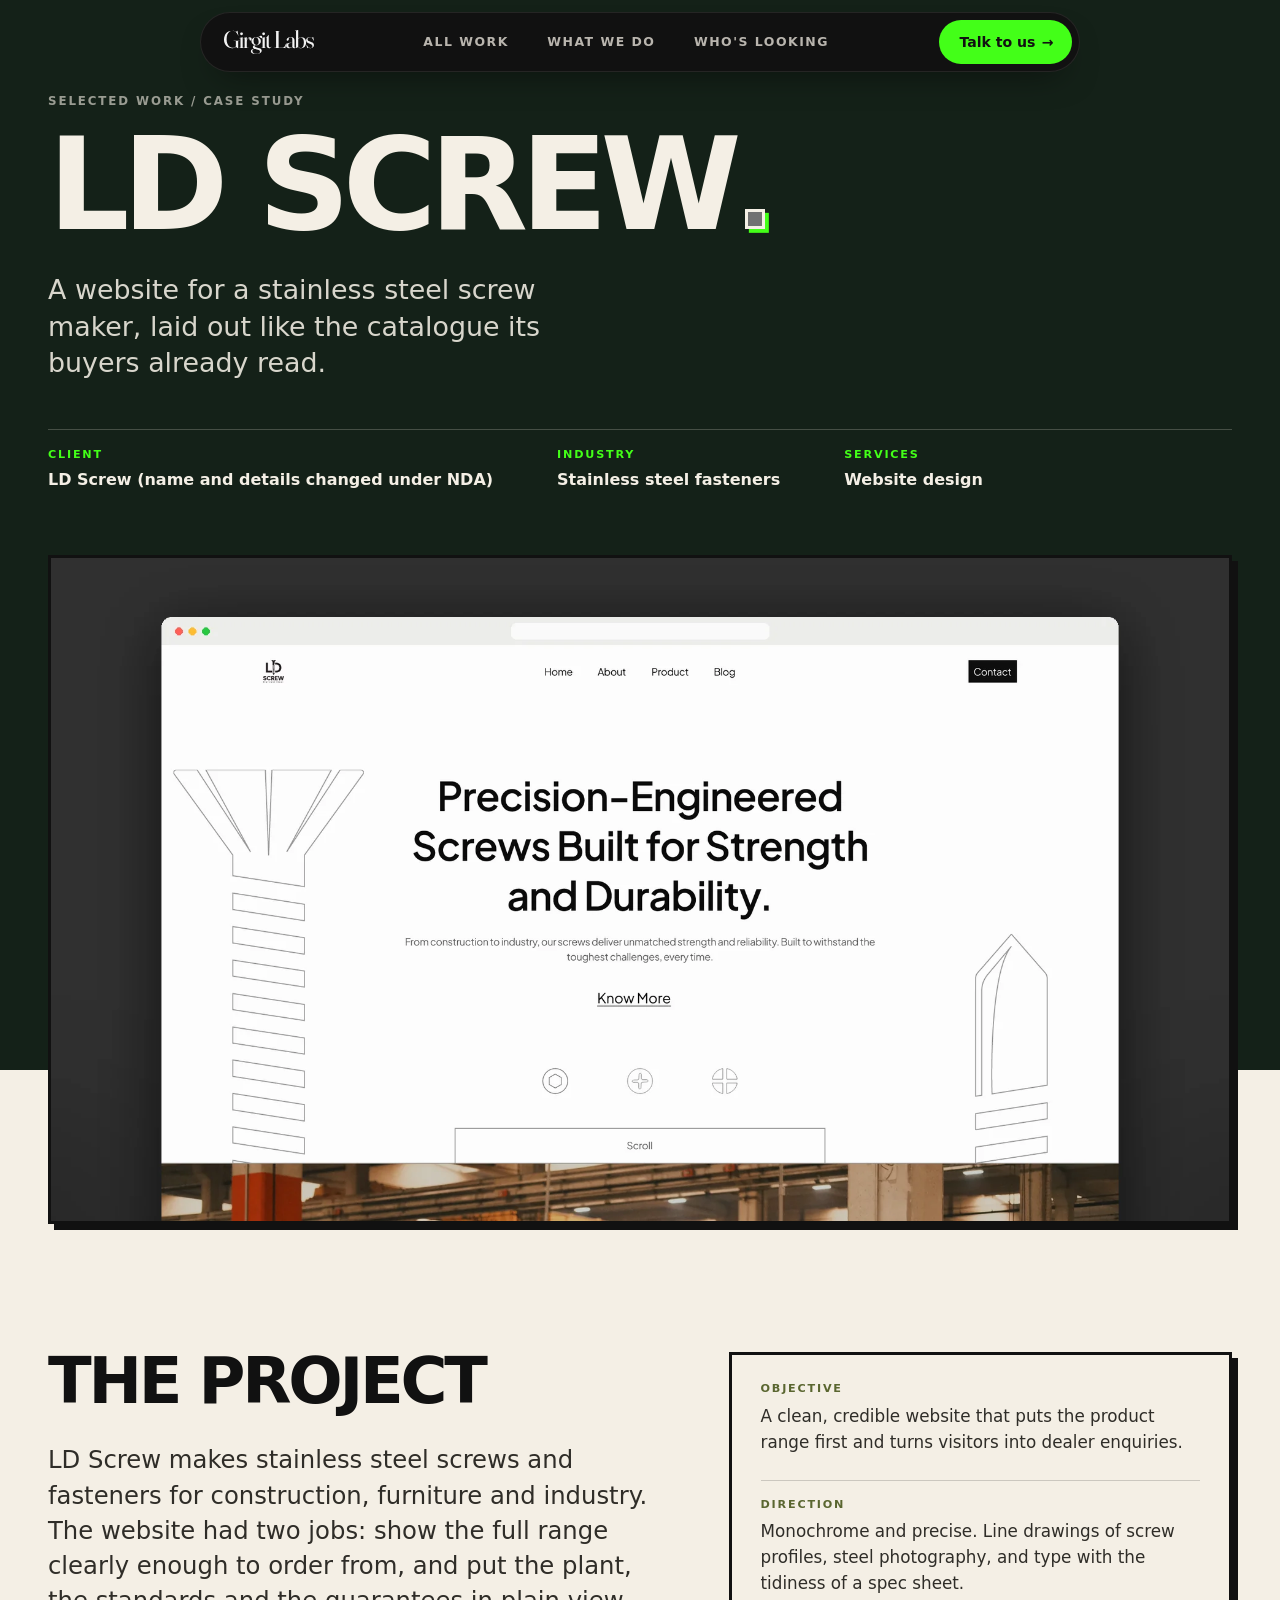
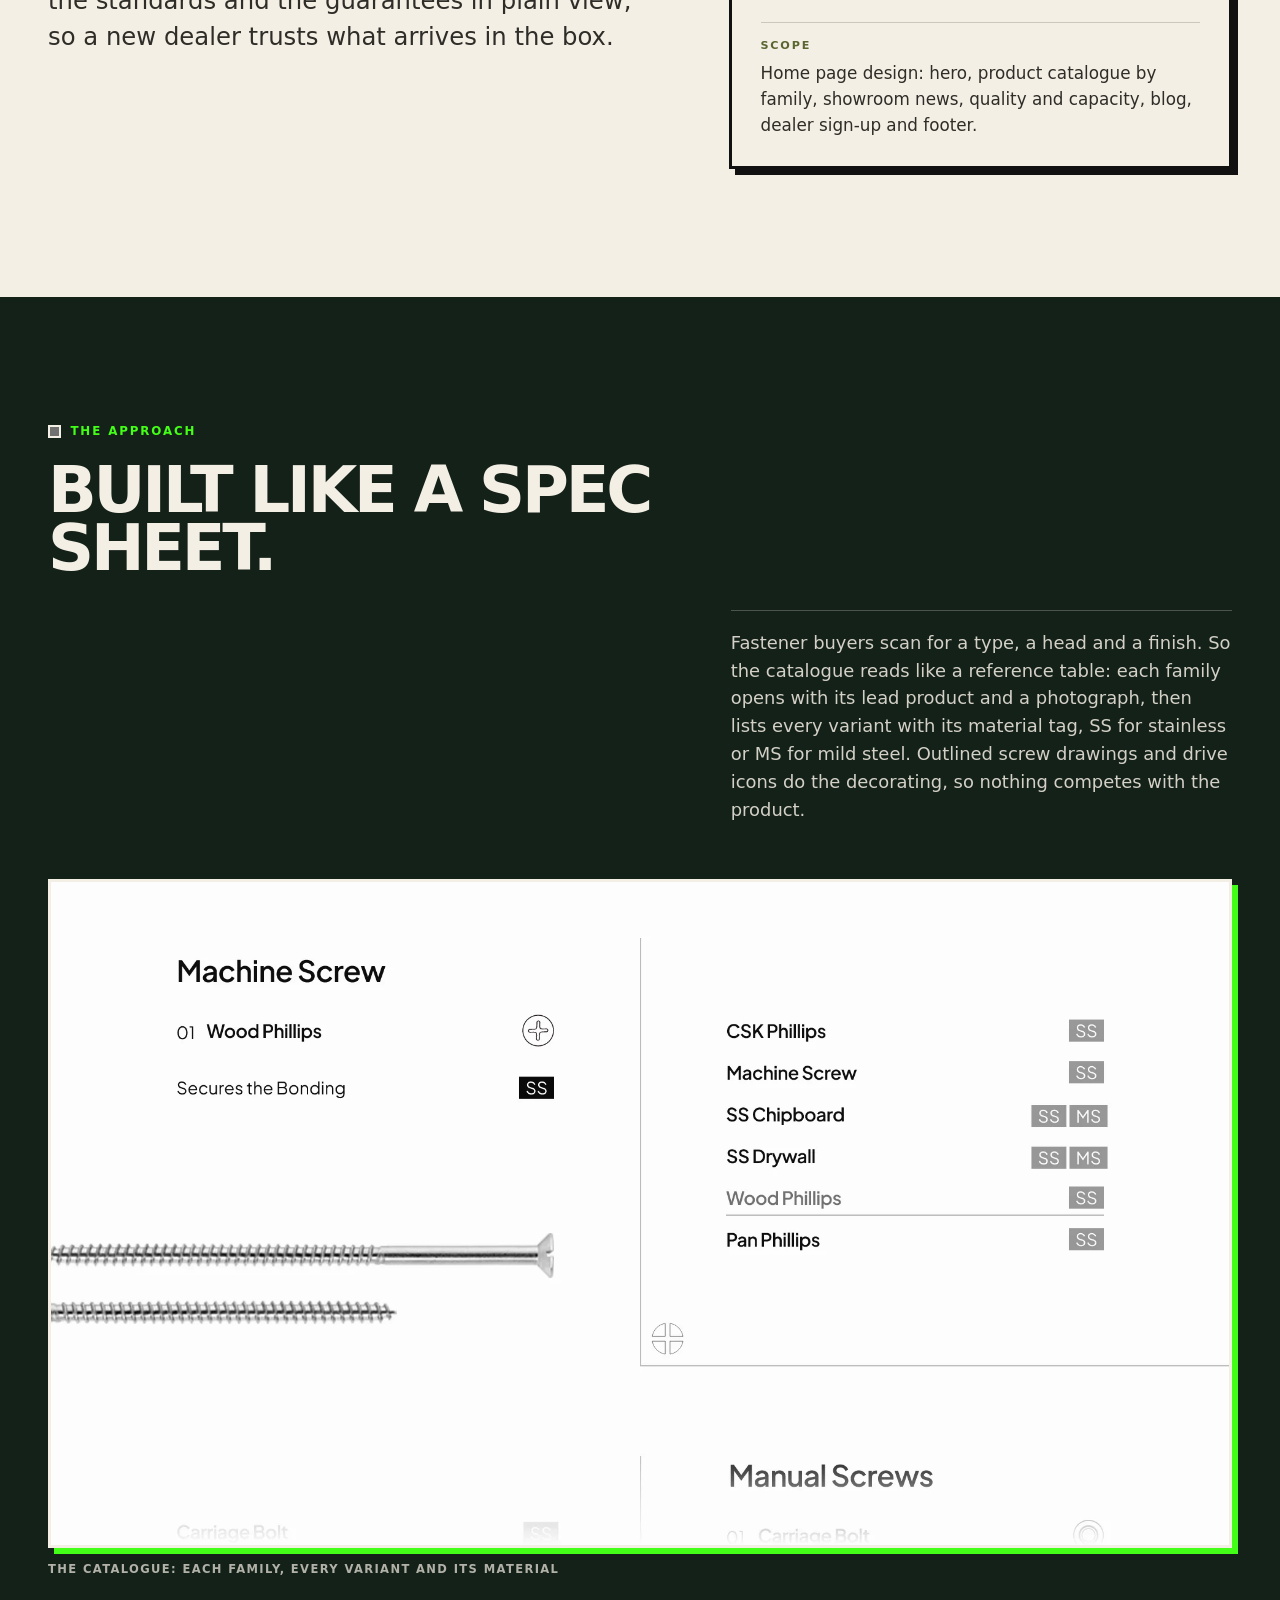
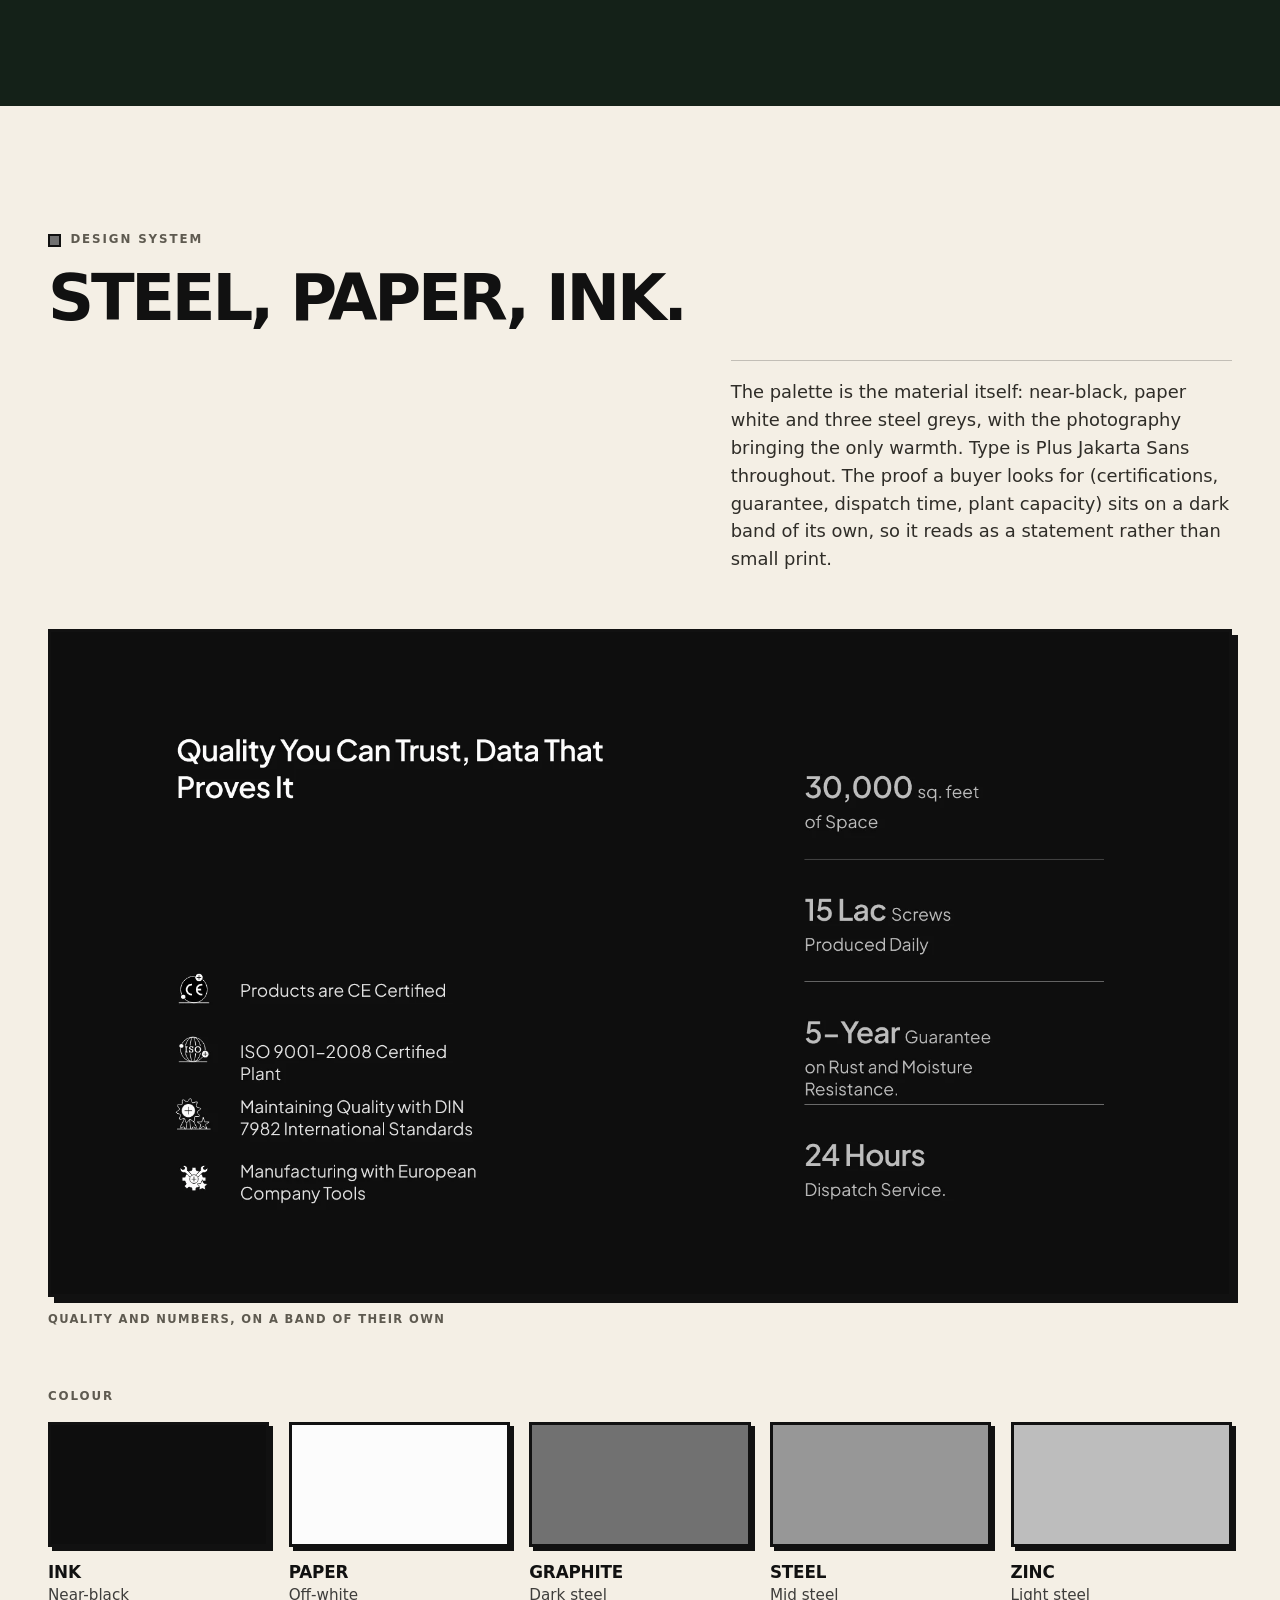
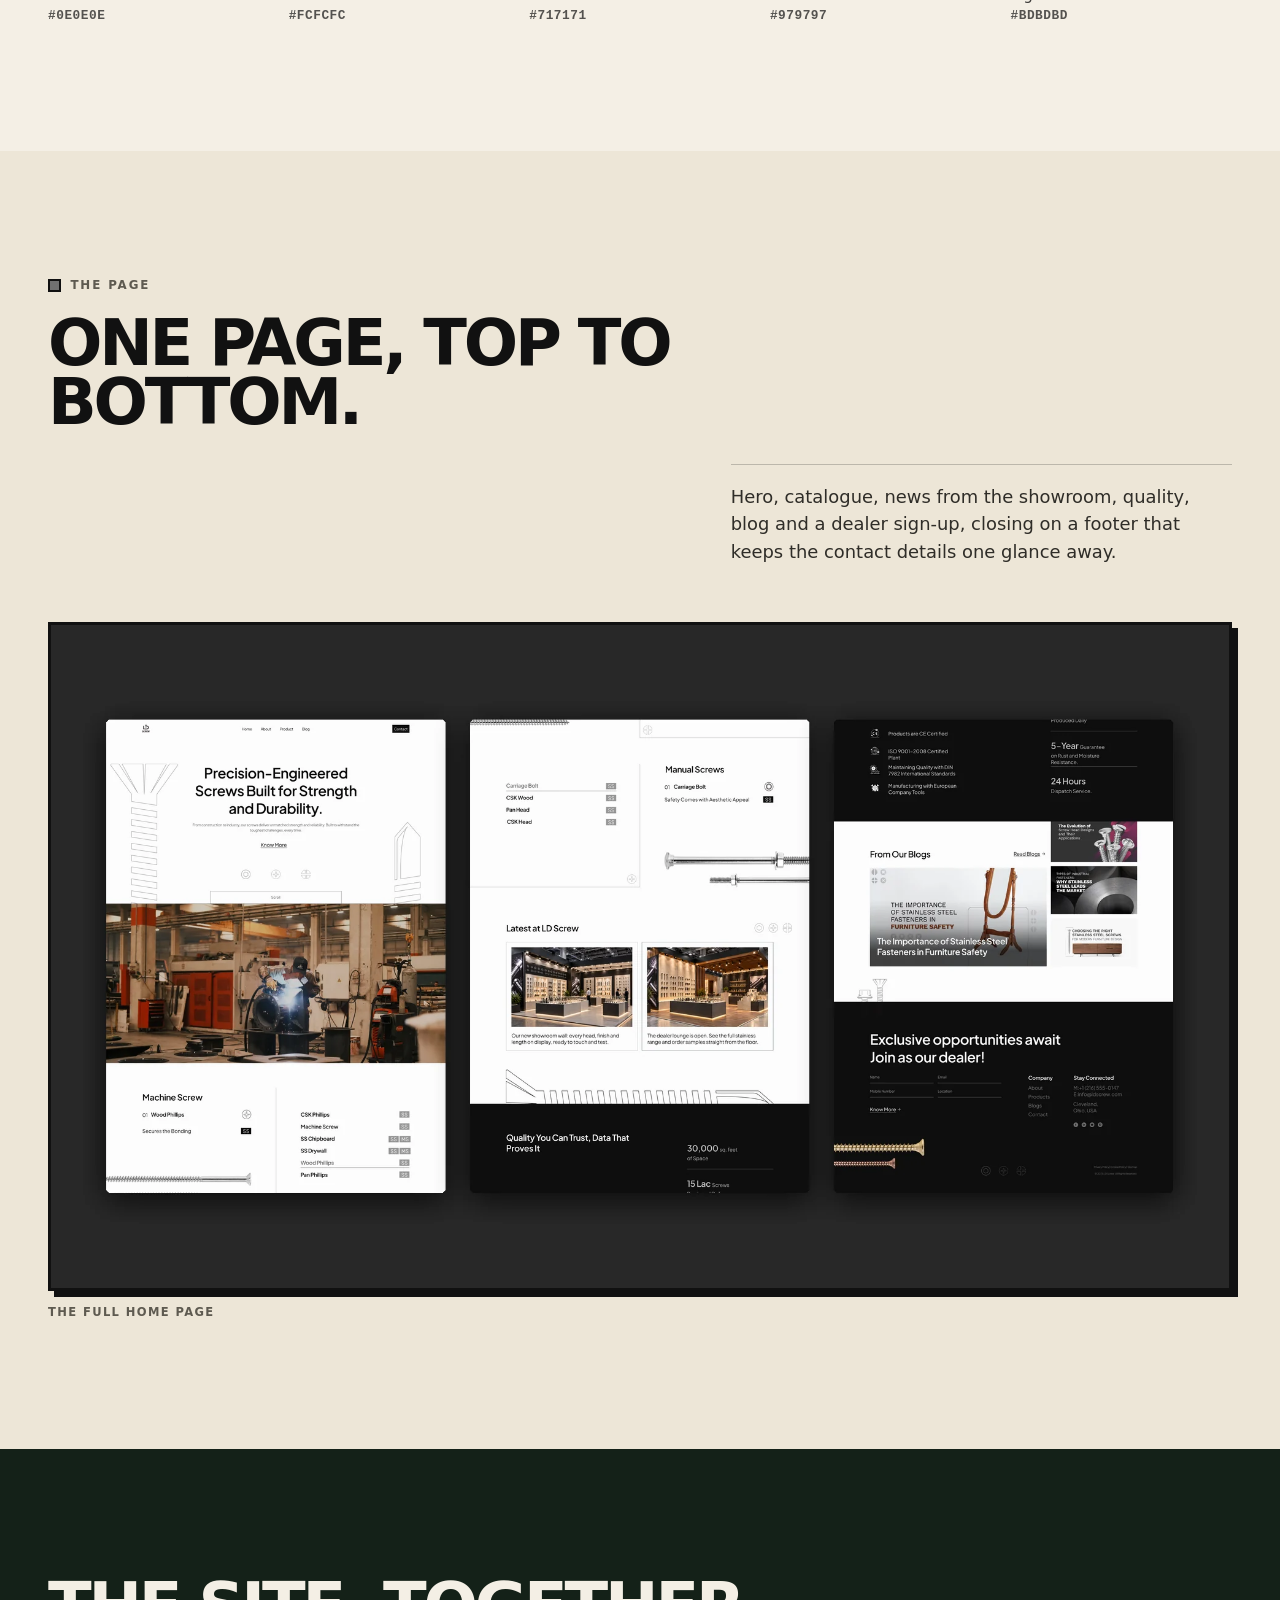
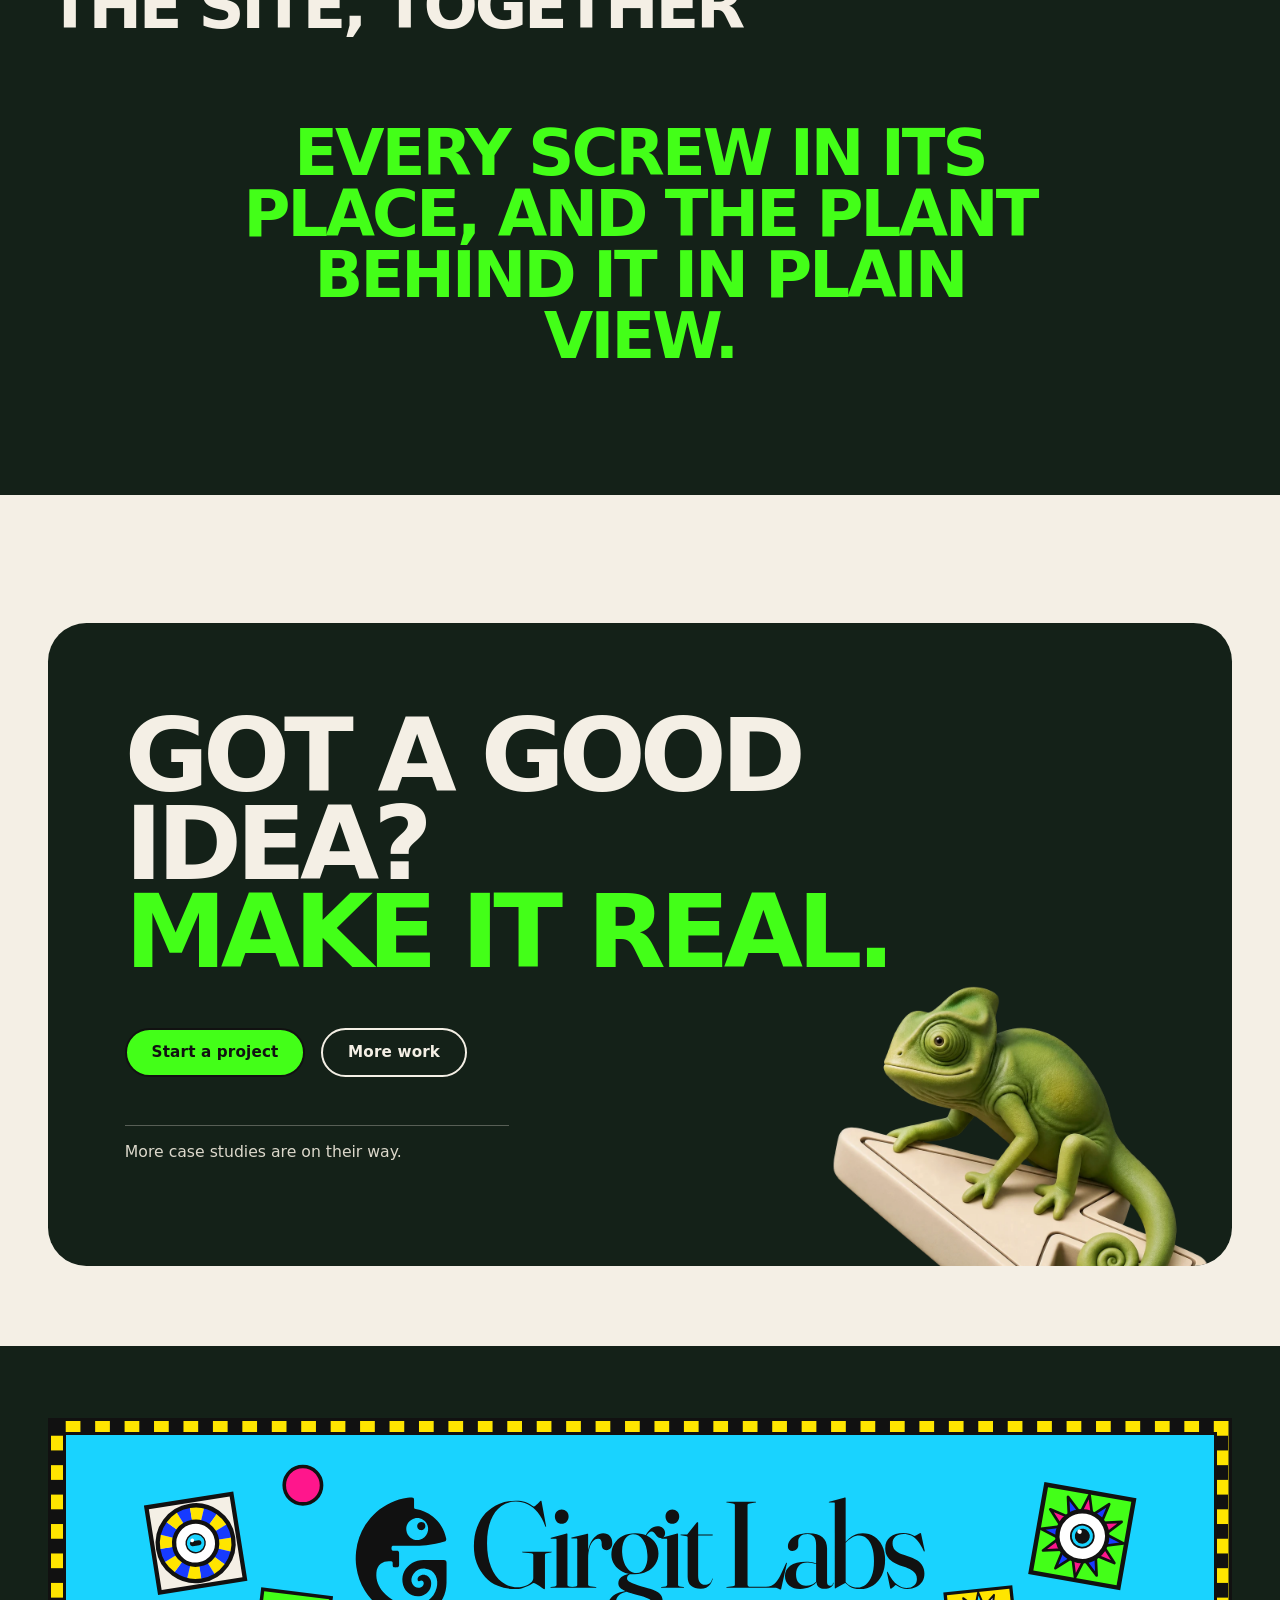
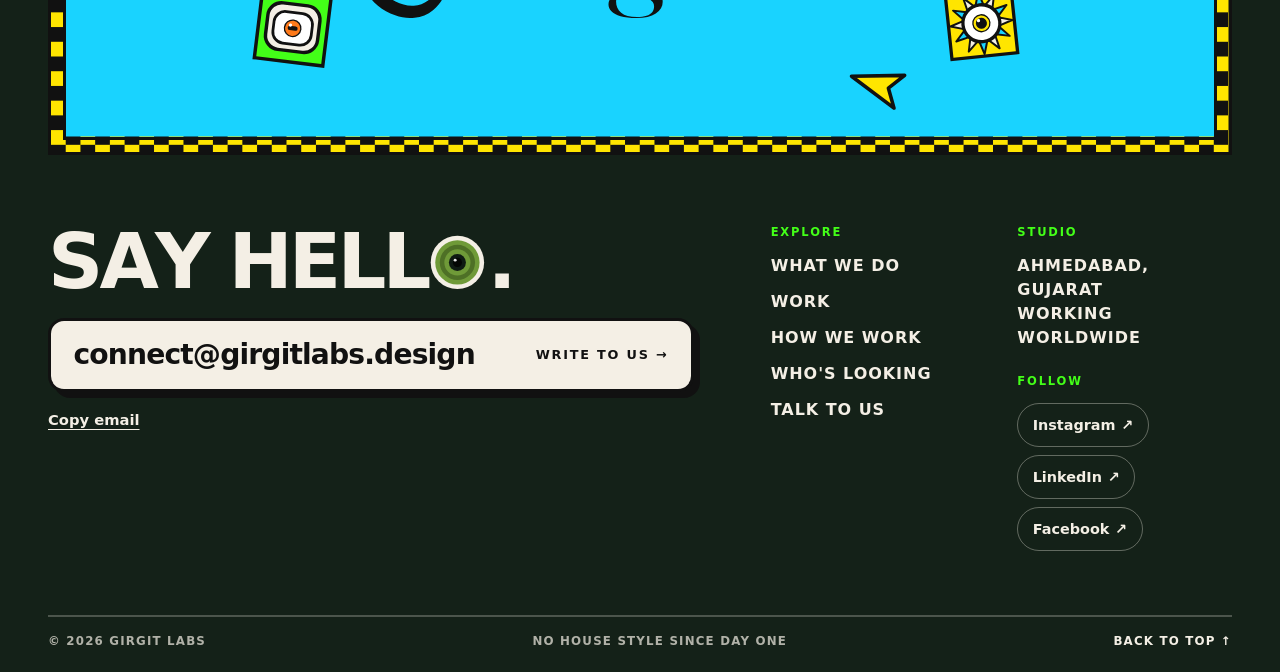
<file: work/ld-screw/index.html>
<!doctype html>
<html lang="en">
<head>
  <meta charset="utf-8">
  <meta name="viewport" content="width=device-width, initial-scale=1">
  <title>LD Screw: Fastener Maker Website Design | Girgit Labs</title>
  <meta name="description" content="LD Screw case study: a website by Girgit Labs for a stainless steel fastener maker, laid out like the product catalogue its dealers already read.">
  <link rel="canonical" href="https://www.girgitlabs.design/work/ld-screw/">
  <meta name="keywords" content="LD Screw, Girgit Labs, GirgitLabs, fastener catalog website, industrial digital design, digital design studio">
  <meta name="author" content="Girgit Labs">
  <meta name="robots" content="index, follow, max-image-preview:large">

  <!-- Open Graph / Social -->
  <meta property="og:type" content="article">
  <meta property="og:site_name" content="Girgit Labs">
  <meta property="og:title" content="LD Screw: Fastener Maker Website Design | Girgit Labs">
  <meta property="og:description" content="LD Screw case study: a website by Girgit Labs for a stainless steel fastener maker, laid out like the product catalogue its dealers already read.">
  <meta property="og:url" content="https://www.girgitlabs.design/work/ld-screw/">
  <meta property="og:image" content="https://www.girgitlabs.design/assets/work/ld-screw/og.jpg">
  <meta property="og:image:type" content="image/jpeg">
  <meta property="og:image:width" content="1200">
  <meta property="og:image:height" content="630">

  <!-- Twitter / X -->
  <meta name="twitter:card" content="summary_large_image">
  <meta name="twitter:title" content="LD Screw: Fastener Maker Website Design | Girgit Labs">
  <meta name="twitter:description" content="LD Screw case study: a website by Girgit Labs for a stainless steel fastener maker, laid out like the product catalogue its dealers already read.">
  <meta name="twitter:image" content="https://www.girgitlabs.design/assets/work/ld-screw/og.jpg">

  <!-- Schema.org Structured Data -->
  <script type="application/ld+json">
{
  "@context": "https://schema.org",
  "@graph": [
    {
      "@type": [
        "CreativeWork",
        "Article"
      ],
      "name": "LD Screw",
      "headline": "LD Screw: A website for a stainless steel screw maker, laid out like the catalogue its buyers already read.",
      "description": "A website for a stainless steel screw maker in Gujarat, designed with the density and precision of an industrial product catalogue.",
      "url": "https://www.girgitlabs.design/work/ld-screw/",
      "image": [
        "https://www.girgitlabs.design/assets/work/ld-screw/og.jpg",
        "https://www.girgitlabs.design/assets/work/ld-screw/ld-01-1920.webp"
      ],
      "about": "Website design · Product catalogue · Digital interface",
      "creator": {
        "@type": "Organization",
        "@id": "https://www.girgitlabs.design/#org",
        "name": "Girgit Labs",
        "url": "https://www.girgitlabs.design/",
        "sameAs": [
          "https://www.instagram.com/girgitlabs/",
          "https://www.linkedin.com/in/girgit-labs-73b207433/",
          "https://www.facebook.com/profile.php?id=61596311881517"
        ]
      },
      "isPartOf": {
        "@type": "WebSite",
        "@id": "https://www.girgitlabs.design/#site",
        "name": "Girgit Labs",
        "url": "https://www.girgitlabs.design/"
      },
      "keywords": "LD Screw, industrial website design, product catalogue website, stainless steel fasteners, manufacturer website, Gujarat, Girgit Labs case study",
      "genre": "Case study",
      "inLanguage": "en",
      "mainEntityOfPage": "https://www.girgitlabs.design/work/ld-screw/",
      "publisher": {
        "@id": "https://www.girgitlabs.design/#org"
      },
      "author": {
        "@id": "https://www.girgitlabs.design/#org"
      }
    },
    {
      "@type": "BreadcrumbList",
      "itemListElement": [
        {
          "@type": "ListItem",
          "position": 1,
          "name": "Girgit Labs",
          "item": "https://www.girgitlabs.design/"
        },
        {
          "@type": "ListItem",
          "position": 2,
          "name": "Work",
          "item": "https://www.girgitlabs.design/#work"
        },
        {
          "@type": "ListItem",
          "position": 3,
          "name": "LD Screw",
          "item": "https://www.girgitlabs.design/work/ld-screw/"
        }
      ]
    }
  ]
}
  </script>
  <meta name="theme-color" content="#0E0E0E">
  <link rel="icon" href="../../assets/favicon.svg" type="image/svg+xml">
  <link rel="apple-touch-icon" href="../../assets/apple-touch-icon.png">
  <link rel="manifest" href="../../manifest.json">
  <link rel="preconnect" href="https://fonts.googleapis.com">
  <link rel="preconnect" href="https://fonts.gstatic.com" crossorigin>
  <link rel="stylesheet" href="https://fonts.googleapis.com/css2?family=Plus+Jakarta+Sans:wght@500;600&amp;display=swap">
  <link rel="preconnect" href="https://api.fontshare.com" crossorigin>
  <link rel="stylesheet" href="https://api.fontshare.com/v2/css?f[]=satoshi@500,700,900&amp;display=swap">
  <link rel="stylesheet" href="../../css/site.css?v=3.2.2">
  <link rel="stylesheet" href="../../css/footer.css?v=3.4.0">
  <link rel="stylesheet" href="../../css/case.css?v=3.3.2">
  <link rel="stylesheet" href="../../css/system.css?v=3.17.0">
  <script type="module" src="../../js/case.js?v=3.9.1"></script>
  <script>
    !function(t,e){var o,n,p,r;e.__SV||(window.posthog=e,e._i=[],e.init=function(i,s,a){function g(t,e){var o=e.split(".");2==o.length&&(t=t[o[0]],e=o[1]),t[e]=function(){t.push([e].concat(Array.prototype.slice.call(arguments,0)))}}(p=t.createElement("script")).type="text/javascript",p.crossOrigin="anonymous",p.async=!0,p.src=s.api_host.replace(".i.posthog.com","-assets.i.posthog.com")+"/static/array.js",(r=t.getElementsByTagName("script")[0]).parentNode.insertBefore(p,r);var u=e;for(void 0!==a?u=e[a]=[]:a="posthog",u.people=u.people||[],u.toString=function(t){var e="posthog";return"posthog"!==a&&(e+="."+a),t||(e+=" (stub)"),e},u.people.toString=function(){return u.toString(1)+".people (stub)"},o="init capture register register_once register_for_session unregister unregister_for_session getFeatureFlag getFeatureFlagPayload isFeatureEnabled reloadFeatureFlags updateEarlyAccessFeatureEnrollment getEarlyAccessFeatures on onFeatureFlags onSessionId getSurveys getActiveMatchingSurveys renderSurvey canRenderSurvey getNextSurveyStep identify setPersonProperties group resetGroups setPersonPropertiesForFlags resetPersonPropertiesForFlags setGroupPropertiesForFlags resetGroupPropertiesForFlags reset get_distinct_id getGroups get_session_id get_session_replay_url alias set_config startSessionRecording stopSessionRecording sessionRecordingStarted captureException loadToolbar get_property getSessionProperty createPersonProfile opt_in_capturing opt_out_capturing has_opted_in_capturing has_opted_out_capturing clear_opt_in_out_capturing debug getPageViewId".split(" "),n=0;n<o.length;n++)g(u,o[n]);e._i.push([i,s,a])},e.__SV=1)}(document,window.posthog||[]);
    posthog.init('phc_obgWnjPGWgoZUKwLoKqohermsNWhZkU7yzM9vGdpeGzb', {
      api_host: 'https://us.i.posthog.com',
      person_profiles: 'identified_only'
    });
  </script>
</head>
<body class="cs" style="--cs-dark:#0E0E0E;--cs-paper:#FCFCFC;--cs-ink:#231A1C;--cs-accent:#717171;--cs-accent2:#979797;--cs-accent3:#BDBDBD;--cs-light:#FCFCFC;--cs-tint:#E3E3E3;--cs-display:'Plus Jakarta Sans';--cs-display-weight:600">
  <a class="skip" href="#main">Skip to content</a>
  <header class="nav cs-nav" id="top">
    <a class="nav-logo" href="../../" aria-label="Girgit Labs, home"><img src="../../assets/girgit-wordmark.svg" width="112" height="30" alt=""></a>
    <nav aria-label="Main"><ul class="nav-links" role="list"><li><a class="pill" href="../../#work">all work</a></li><li><a class="pill" href="../../#what">what we do</a></li><li><a class="pill" href="../../about/">who's looking</a></li></ul></nav>
    <a class="pill pill--ink" href="../../#talk">Talk to us <span class="nav-arrow" aria-hidden="true">→</span></a>
  </header>

  <main id="main">
    <!-- Case study: LD Screw. Built by tools/build_work.py from content/work/ld-screw.json. -->
    <section class="cs-hero" aria-labelledby="cs-title">
      <div class="cs-wrap">
        <p class="cs-kicker"><a href="../../#work">Selected work</a> <span aria-hidden="true">/</span> Case study</p>
        <h1 class="cs-title" id="cs-title">LD Screw</h1>
        <p class="cs-outcome">A website for a stainless steel screw maker, laid out like the catalogue its buyers already read.</p>
        <dl class="cs-meta"><div><dt>Client</dt><dd>LD Screw (name and details changed under NDA)</dd></div><div><dt>Industry</dt><dd>Stainless steel fasteners</dd></div><div><dt>Services</dt><dd>Website design</dd></div></dl>
      </div>
      <div class="cs-hero-img"><figure class="cs-fig cs-fig--hero" data-reveal-cs><button class="cs-zoom" type="button" data-full="../../assets/work/ld-screw/ld-01-1920.webp" data-cap="LD Screw, the home page" aria-label="Enlarge: LD Screw, the home page"><img src="../../assets/work/ld-screw/ld-01-960.webp" srcset="../../assets/work/ld-screw/ld-01-960.webp 960w, ../../assets/work/ld-screw/ld-01-1920.webp 1920w" sizes="100vw" width="1920" height="1080" alt="LD Screw, the home page" loading="lazy"></button><figcaption>LD Screw, the home page</figcaption></figure></div>
    </section>

    <section class="cs-sec" aria-labelledby="cs-overview">
      <div class="cs-wrap cs-split">
        <div><h2 class="cs-h2" id="cs-overview">The project</h2><p class="cs-lede" data-reveal-cs>LD Screw makes stainless steel screws and fasteners for construction, furniture and industry. The website had two jobs: show the full range clearly enough to order from, and put the plant, the standards and the guarantees in plain view, so a new dealer trusts what arrives in the box.</p></div>
        <dl class="cs-brief" data-reveal-cs><div><dt>Objective</dt><dd>A clean, credible website that puts the product range first and turns visitors into dealer enquiries.</dd></div><div><dt>Direction</dt><dd>Monochrome and precise. Line drawings of screw profiles, steel photography, and type with the tidiness of a spec sheet.</dd></div><div><dt>Scope</dt><dd>Home page design: hero, product catalogue by family, showroom news, quality and capacity, blog, dealer sign-up and footer.</dd></div></dl>
      </div>
    </section>

    <section class="cs-sec cs-sec--dark" aria-labelledby="cs-story">
      <div class="cs-wrap">
        <p class="cs-label">The approach</p>
        <h2 class="cs-h2 cs-serif" id="cs-story">Built like a spec sheet.</h2>
        <p class="cs-text" data-reveal-cs>Fastener buyers scan for a type, a head and a finish. So the catalogue reads like a reference table: each family opens with its lead product and a photograph, then lists every variant with its material tag, SS for stainless or MS for mild steel. Outlined screw drawings and drive icons do the decorating, so nothing competes with the product.</p>
        <div class="cs-row cs-row--1"><figure class="cs-fig " data-reveal-cs><button class="cs-zoom" type="button" data-full="../../assets/work/ld-screw/ld-02-1920.webp" data-cap="The catalogue: each family, every variant and its material" aria-label="Enlarge: The catalogue: each family, every variant and its material"><img src="../../assets/work/ld-screw/ld-02-960.webp" srcset="../../assets/work/ld-screw/ld-02-960.webp 960w, ../../assets/work/ld-screw/ld-02-1920.webp 1920w" sizes="(max-width: 760px) 100vw, 92vw" width="1920" height="1080" alt="The catalogue: each family, every variant and its material" loading="lazy"></button><figcaption>The catalogue: each family, every variant and its material</figcaption></figure></div>
        
      </div>
    </section>

    <section class="cs-sec" aria-labelledby="cs-identity">
      <div class="cs-wrap">
        <p class="cs-label">Design system</p>
        <h2 class="cs-h2 cs-serif" id="cs-identity">Steel, paper, ink.</h2>
        <p class="cs-text" data-reveal-cs>The palette is the material itself: near-black, paper white and three steel greys, with the photography bringing the only warmth. Type is Plus Jakarta Sans throughout. The proof a buyer looks for (certifications, guarantee, dispatch time, plant capacity) sits on a dark band of its own, so it reads as a statement rather than small print.</p>
        
        <div class="cs-row cs-row--1"><figure class="cs-fig " data-reveal-cs><button class="cs-zoom" type="button" data-full="../../assets/work/ld-screw/ld-03-1920.webp" data-cap="Quality and numbers, on a band of their own" aria-label="Enlarge: Quality and numbers, on a band of their own"><img src="../../assets/work/ld-screw/ld-03-960.webp" srcset="../../assets/work/ld-screw/ld-03-960.webp 960w, ../../assets/work/ld-screw/ld-03-1920.webp 1920w" sizes="(max-width: 760px) 100vw, 92vw" width="1920" height="1080" alt="Quality and numbers, on a band of their own" loading="lazy"></button><figcaption>Quality and numbers, on a band of their own</figcaption></figure></div>
        
        <div class="cs-palette" data-reveal-cs><p class="cs-sub">Colour</p><ul class="cs-chips" role="list"><li class="cs-chip" style="--c:#0E0E0E"><span class="cs-swatch"></span><b>Ink</b><span>Near-black</span><code>#0E0E0E</code></li><li class="cs-chip" style="--c:#FCFCFC"><span class="cs-swatch"></span><b>Paper</b><span>Off-white</span><code>#FCFCFC</code></li><li class="cs-chip" style="--c:#717171"><span class="cs-swatch"></span><b>Graphite</b><span>Dark steel</span><code>#717171</code></li><li class="cs-chip" style="--c:#979797"><span class="cs-swatch"></span><b>Steel</b><span>Mid steel</span><code>#979797</code></li><li class="cs-chip" style="--c:#BDBDBD"><span class="cs-swatch"></span><b>Zinc</b><span>Light steel</span><code>#BDBDBD</code></li></ul></div>
        
        
        
      </div>
    </section>

    <section class="cs-sec cs-sec--tint" aria-labelledby="cs-collateral">
      <div class="cs-wrap">
        <p class="cs-label">The page</p>
        <h2 class="cs-h2 cs-serif" id="cs-collateral">One page, top to bottom.</h2>
        <p class="cs-text" data-reveal-cs>Hero, catalogue, news from the showroom, quality, blog and a dealer sign-up, closing on a footer that keeps the contact details one glance away.</p>
        <div class="cs-row cs-row--1"><figure class="cs-fig " data-reveal-cs><button class="cs-zoom" type="button" data-full="../../assets/work/ld-screw/ld-04-1920.webp" data-cap="The full home page" aria-label="Enlarge: The full home page"><img src="../../assets/work/ld-screw/ld-04-960.webp" srcset="../../assets/work/ld-screw/ld-04-960.webp 960w, ../../assets/work/ld-screw/ld-04-1920.webp 1920w" sizes="(max-width: 760px) 100vw, 92vw" width="1920" height="1080" alt="The full home page" loading="lazy"></button><figcaption>The full home page</figcaption></figure></div>
      </div>
    </section>

    <section class="cs-sec cs-sec--dark cs-outcome-sec" aria-labelledby="cs-outcome">
      <div class="cs-wrap">
        
        <h2 class="cs-h2" id="cs-outcome">The site, together</h2>
        
        <blockquote class="cs-quote cs-serif" data-reveal-cs>Every screw in its place, and the plant behind it in plain view.</blockquote>
      </div>
    </section>

    <section class="cs-next" aria-labelledby="cs-next">
      <div class="cs-wrap cs-next-in">
        
        <h2 class="cs-next-title" id="cs-next">Got a good idea? <span>Make it real.</span></h2>
        <p class="cs-next-actions"><a class="cs-btn cs-btn--primary" href="../../#talk">Start a project</a><a class="cs-btn" href="../../#work">More work</a></p>
        <p class="cs-next-note">More case studies are on their way.</p>
        <img class="cs-next-girgit" src="../../assets/img/clay/hero-websites-v2.webp" width="1200" height="900" alt="" aria-hidden="true" loading="lazy">
      </div>
    </section>
  </main>

  <dialog class="cs-lightbox" aria-label="Image viewer">
    <figure><img alt=""><figcaption></figcaption></figure>
    <button class="cs-lb-btn cs-lb-prev" type="button" aria-label="Previous image">←</button>
    <button class="cs-lb-btn cs-lb-next" type="button" aria-label="Next image">→</button>
    <button class="cs-lb-btn cs-lb-close" type="button" aria-label="Close">✕</button>
  </dialog>

  <footer class="ft" aria-label="Footer">
    <div class="ft-wrap">
      <div class="fb" role="img" aria-label="Girgit Labs">
        <svg class="fb-scene" viewBox="0 0 1600 420" preserveAspectRatio="xMidYMid slice" aria-hidden="true" focusable="false"></svg>
      </div>
      <template id="fb-icon-src"><svg viewBox="0 0 728 966">
<path d="M318.751 833.771C365.303 857.107 413.737 870.402 465.749 867.284C549.171 862.283 626.372 811.234 647.784 725.851C656.22 692.211 655.301 658.763 640.49 626.82C624.31 591.926 596.251 573.244 558.085 570.185C518.659 567.024 485.651 580.217 462.412 612.635C444.587 637.5 440.163 665.052 454.478 693.503C467.768 719.914 497.653 730.709 523.344 718.97C538.387 712.098 547.653 696.192 544.559 682.553C540.909 666.466 525.77 660.383 512.148 669.531C504.744 674.502 498.761 672.548 496.493 663.826C493.115 650.838 498.421 640.285 507.742 631.906C526.423 615.112 557.094 615.076 577.3 631.617C603.426 653.005 609.242 680.973 601.88 712.389C592.004 754.536 553.256 786.401 509.183 790.474C441.919 796.69 381.918 749.325 374.702 677.161C368.127 611.403 397.308 561.53 451.688 525.955C479.206 507.953 510.213 500.291 543.02 500.203C597.001 500.058 650.983 500.094 704.965 500.092C721.572 500.092 727.55 506.189 727.548 522.893C727.543 577.022 728.277 631.163 727.368 685.277C725.865 774.686 688.012 846.688 619.051 902.63C576.073 937.494 526.32 957.358 471.507 963.738C418.312 969.929 366.398 962.592 316.214 944.397C212.326 906.729 132.201 839.63 73.6893 746.475C37.4863 688.837 15.44 625.817 5.32118 558.713C-1.02363 516.637 -1.61086 474.388 3.11278 431.944C11.638 355.341 35.9003 284.317 77.3816 219.413C127.879 140.402 195.763 80.8951 281.053 41.4691C323.614 21.7949 368.143 8.68079 414.673 2.66734C426.037 1.19872 437.527 0.407418 448.983 0.0211101C461.565 -0.403172 467.283 5.56569 467.316 18.15C467.368 37.8528 467.301 57.5559 467.332 77.2588C467.349 87.911 469.965 91.0135 480.576 92.7789C531.245 101.209 576.857 121.278 616.853 153.337C673.761 198.951 709.338 257.92 724.596 329.118C727.221 341.367 722.47 350.339 711.217 353.701C663.998 367.806 615.779 376.871 566.802 382.345C496.336 390.22 425.637 386.049 355.039 387.063C337.483 387.315 319.919 387.04 302.359 387.163C292.46 387.232 287.152 392.422 286.693 402.227C286.532 405.681 286.471 409.179 286.816 412.611C287.707 421.473 293.424 426.671 302.362 426.782C311.683 426.896 321.007 426.725 330.328 426.812C340.105 426.902 345.672 431.686 346.884 441.45C347.468 446.148 347.289 450.952 347.295 455.708C347.332 483.422 347.359 511.136 347.311 538.849C347.282 555.183 342.21 560.153 325.884 560.125C321.114 560.117 316.336 560.274 311.578 560.041C302.097 559.577 296.408 553.704 296.209 544.277C296.076 538.001 296.255 531.717 296.095 525.442C295.898 517.652 291.984 512.367 284.245 511.524C253.855 508.21 224.803 511.3 200.207 531.869C178.32 550.171 167.837 574.593 165.633 602.237C160.872 661.936 182.639 712.879 220.14 757.906C247.164 790.354 280.956 814.339 318.751 833.771ZM566.117 205.501C559.636 195.589 551.609 187.032 541.605 180.779C510.777 161.511 478.625 159.903 447.637 178.766C415.281 198.46 401.303 228.649 406.265 266.495C412.858 316.769 464.227 351.291 513.332 338.829C571.818 323.986 598.971 257.133 566.117 205.501Z" fill="currentColor"/>
<path d="M554.906 243.165C547.814 256.227 537.008 262.852 522.841 261.673C508.237 260.459 497.965 252.434 493.615 237.944C489.672 224.809 494.59 210.445 505.718 202.25C516.702 194.162 532.004 193.833 543.469 201.438C554.894 209.018 560.483 223.273 557.172 236.58C556.654 238.665 555.816 240.671 554.906 243.165Z" fill="currentColor"/>
</svg></template>
      <template id="fb-word-src"><svg xmlns="http://www.w3.org/2000/svg" viewBox="0 0 658.03 176.00"><path fill="currentColor" d="M103.73 131.73C103.73 132.63 103.67 133.20 103.55 133.43C103.49 133.73 103.31 133.88 103.01 133.88C102.53 133.88 101.60 133.43 100.23 132.54C98.91 131.64 97.41 130.60 95.74 129.40C94.12 128.21 92.50 127.16 90.89 126.27C89.33 125.37 88.07 124.92 87.12 124.92C86.58 124.92 85.62 125.37 84.24 126.27C82.92 127.16 81.13 128.18 78.85 129.31C76.58 130.45 73.79 131.46 70.50 132.36C67.27 133.25 63.44 133.70 59.01 133.70C50.20 133.70 42.18 132.15 34.94 129.04C27.75 125.94 21.55 121.57 16.35 115.96C11.14 110.34 7.09 103.74 4.22 96.15C1.41 88.51 0.00 80.17 0.00 71.15C0.00 61.12 1.50 52.04 4.49 43.91C7.48 35.73 11.71 28.71 17.15 22.85C22.66 17.00 29.16 12.52 36.64 9.41C44.13 6.24 52.36 4.66 61.34 4.66C66.85 4.66 71.43 5.38 75.08 6.81C78.79 8.24 81.67 9.68 83.70 11.11C85.74 12.54 87.00 13.26 87.47 13.26C88.31 13.26 89.45 12.54 90.89 11.11C92.38 9.68 93.82 8.27 95.20 6.90C96.58 5.47 97.53 4.75 98.07 4.75C98.25 4.75 98.40 4.84 98.52 5.02C98.64 5.14 98.73 5.44 98.79 5.91L105.35 41.67C105.41 41.91 105.44 42.12 105.44 42.30C105.44 42.48 105.38 42.62 105.26 42.75C105.14 42.80 104.99 42.80 104.81 42.75C104.69 42.69 104.51 42.54 104.27 42.30C101.16 33.81 97.41 26.91 93.04 21.60C88.67 16.22 83.79 12.28 78.40 9.77C73.08 7.26 67.39 6.00 61.34 6.00C53.26 6.00 46.04 8.30 39.70 12.90C33.35 17.50 28.35 24.31 24.70 33.34C21.05 42.36 19.22 53.59 19.22 67.03C19.22 80.35 21.17 91.79 25.06 101.35C28.95 110.91 34.25 118.26 40.95 123.40C47.66 128.47 55.17 131.01 63.50 131.01C65.65 131.01 68.05 130.75 70.68 130.21C73.37 129.61 75.92 128.74 78.31 127.61C80.77 126.47 82.77 125.07 84.33 123.40C85.89 121.72 86.67 119.81 86.67 117.66L86.67 83.88C86.67 83.16 86.40 82.62 85.86 82.27C85.38 81.85 84.60 81.61 83.52 81.55L71.22 80.29C70.86 80.23 70.62 80.17 70.50 80.11C70.38 79.99 70.32 79.88 70.32 79.76C70.32 79.58 70.38 79.46 70.50 79.40C70.62 79.28 70.80 79.22 71.04 79.22L112.89 79.22C113.13 79.22 113.31 79.28 113.43 79.40C113.61 79.46 113.70 79.58 113.70 79.76C113.70 79.88 113.61 79.99 113.43 80.11C113.31 80.17 113.10 80.23 112.80 80.29L106.16 81.55C105.32 81.67 104.69 81.91 104.27 82.27C103.91 82.62 103.73 83.16 103.73 83.88L103.73 131.73M136.53 53.59L136.53 127.34C136.53 128.06 136.71 128.62 137.07 129.04C137.43 129.46 137.97 129.76 138.69 129.94L144.35 130.75C144.70 130.80 144.94 130.89 145.06 131.01C145.18 131.07 145.24 131.19 145.24 131.37C145.24 131.55 145.18 131.70 145.06 131.82C144.94 131.88 144.76 131.91 144.52 131.91L112.28 131.91C112.16 131.91 112.04 131.88 111.92 131.82C111.80 131.70 111.74 131.55 111.74 131.37C111.74 131.31 111.80 131.22 111.92 131.10C112.04 130.98 112.22 130.89 112.46 130.84L118.48 129.94C119.26 129.76 119.80 129.46 120.10 129.04C120.46 128.62 120.64 128.09 120.64 127.43L120.64 61.21C120.64 60.91 120.55 60.67 120.37 60.49C120.25 60.31 119.98 60.22 119.56 60.22L112.55 60.22C112.37 60.22 112.22 60.16 112.10 60.04C111.98 59.92 111.92 59.80 111.92 59.68C111.92 59.44 111.98 59.29 112.10 59.23C112.22 59.12 112.40 59.03 112.64 58.96L134.20 52.96C134.68 52.84 135.01 52.78 135.18 52.78C135.36 52.72 135.54 52.69 135.72 52.69C136.02 52.69 136.23 52.78 136.35 52.96C136.47 53.14 136.53 53.35 136.53 53.59M128.09 38.27C125.16 38.27 122.76 37.28 120.90 35.31C119.11 33.28 118.21 30.80 118.21 27.87C118.21 24.94 119.14 22.49 120.99 20.52C122.91 18.49 125.28 17.47 128.09 17.47C131.08 17.47 133.51 18.49 135.36 20.52C137.28 22.55 138.24 25.00 138.24 27.87C138.24 30.80 137.28 33.28 135.36 35.31C133.45 37.28 131.02 38.27 128.09 38.27M165.85 88.99C165.85 80.92 166.95 74.17 169.17 68.73C171.44 63.30 174.32 59.21 177.79 56.46C181.32 53.71 184.95 52.33 188.66 52.33C192.91 52.33 196.17 53.62 198.45 56.19C200.78 58.70 201.95 62.16 201.95 66.58C201.95 69.99 201.14 72.56 199.52 74.29C197.97 76.02 195.99 76.89 193.60 76.89C191.32 76.89 189.59 76.26 188.39 75.01C187.25 73.69 186.62 71.72 186.50 69.09L186.50 66.58C186.44 64.49 185.99 62.94 185.16 61.92C184.32 60.91 182.91 60.40 180.93 60.40C178.60 60.40 176.35 61.47 174.20 63.62C172.04 65.78 170.25 69.00 168.81 73.30C167.43 77.61 166.74 82.95 166.74 89.34L165.85 88.99M166.74 54.04L166.74 126.98C166.74 127.64 166.92 128.21 167.28 128.68C167.70 129.10 168.27 129.40 168.99 129.58L177.88 130.84C178.18 130.89 178.39 130.96 178.51 131.01C178.63 131.07 178.69 131.19 178.69 131.37C178.69 131.55 178.63 131.70 178.51 131.82C178.39 131.88 178.18 131.91 177.88 131.91L142.77 131.91C142.53 131.91 142.32 131.85 142.14 131.73C142.02 131.61 141.96 131.49 141.96 131.37C141.96 131.19 142.05 131.04 142.23 130.92C142.41 130.80 142.68 130.71 143.03 130.66L148.69 129.94C149.47 129.76 150.01 129.49 150.31 129.13C150.67 128.71 150.85 128.24 150.85 127.70L150.85 60.94C150.85 60.64 150.76 60.40 150.58 60.22C150.46 59.98 150.22 59.86 149.86 59.86L142.68 59.86C142.50 59.86 142.35 59.80 142.23 59.68C142.11 59.56 142.05 59.44 142.05 59.32C142.05 59.14 142.11 59.00 142.23 58.88C142.35 58.76 142.56 58.67 142.86 58.61L164.41 53.32C164.83 53.20 165.13 53.14 165.31 53.14C165.55 53.08 165.76 53.05 165.94 53.05C166.24 53.05 166.45 53.17 166.56 53.41C166.68 53.59 166.74 53.80 166.74 54.04M248.98 131.19C256.05 132.87 261.50 134.66 265.33 136.57C269.16 138.48 271.83 140.69 273.32 143.20C274.82 145.71 275.57 148.70 275.57 152.16C275.57 159.15 272.21 164.86 265.51 169.28C258.80 173.76 249.34 176.00 237.13 176.00C227.79 176.00 220.09 175.13 214.05 173.40C208.06 171.67 203.63 169.25 200.76 166.14C197.88 163.10 196.44 159.66 196.44 155.84C196.44 150.94 198.66 146.76 203.09 143.29C207.58 139.89 215.07 137.41 225.54 135.85L225.72 136.84C219.74 137.86 215.19 139.71 212.07 142.39C209.02 145.08 207.49 148.22 207.49 151.80C207.49 158.62 209.98 164.11 214.95 168.29C219.92 172.47 227.61 174.57 238.03 174.57C243.54 174.57 248.15 173.94 251.86 172.68C255.57 171.49 258.35 169.73 260.21 167.40C262.07 165.07 262.99 162.20 262.99 158.79C262.99 156.52 262.34 154.43 261.02 152.52C259.76 150.67 257.46 148.94 254.10 147.32C250.75 145.77 245.99 144.22 239.82 142.66C232.34 140.63 226.50 138.78 222.31 137.11C218.12 135.44 215.16 133.67 213.42 131.82C211.68 129.91 210.81 127.70 210.81 125.19C210.81 122.92 211.38 120.89 212.52 119.10C213.72 117.24 215.66 115.63 218.36 114.26C221.11 112.82 224.79 111.60 229.40 110.58L229.23 111.30C227.61 111.96 226.23 112.85 225.09 113.99C224.02 115.06 223.48 116.32 223.48 117.75C223.48 119.19 224.05 120.50 225.18 121.70C226.38 122.89 228.78 124.23 232.37 125.73C236.02 127.16 241.56 128.98 248.98 131.19M249.70 57.08L250.42 55.74C252.76 51.68 255.30 48.36 258.05 45.79C260.81 43.22 264.10 41.94 267.93 41.94C271.29 41.94 273.98 42.89 276.02 44.81C278.05 46.72 279.07 49.14 279.07 52.06C279.07 54.28 278.50 56.04 277.36 57.35C276.23 58.67 274.55 59.32 272.33 59.32C270.78 59.32 269.46 58.85 268.38 57.89C267.30 56.93 266.32 55.83 265.42 54.57C264.52 53.26 263.62 52.12 262.72 51.17C261.83 50.15 260.78 49.65 259.58 49.65C257.96 49.65 256.44 50.33 255.00 51.71C253.62 53.08 252.25 54.87 250.87 57.08L249.70 57.08M269.37 81.64C269.37 87.55 267.84 92.81 264.79 97.41C261.74 102.01 257.61 105.62 252.40 108.25C247.19 110.88 241.32 112.20 234.79 112.20C228.09 112.20 222.16 110.91 217.01 108.34C211.86 105.71 207.85 102.22 204.98 97.86C202.10 93.50 200.67 88.66 200.67 83.34C200.67 77.43 202.07 72.14 204.89 67.48C207.76 62.76 211.83 59.03 217.10 56.28C222.37 53.53 228.63 52.15 235.87 52.15C242.64 52.15 248.50 53.50 253.47 56.19C258.50 58.82 262.40 62.37 265.15 66.85C267.96 71.33 269.37 76.26 269.37 81.64M231.92 53.86C228.69 53.98 225.84 55.20 223.39 57.53C220.93 59.80 219.08 62.94 217.82 66.94C216.56 70.94 216.08 75.57 216.38 80.83C216.74 86.69 217.88 91.85 219.80 96.33C221.71 100.81 224.20 104.31 227.25 106.82C230.36 109.27 233.81 110.46 237.58 110.40C242.61 110.22 246.59 107.71 249.52 102.88C252.52 97.98 253.74 91.53 253.20 83.52C252.67 74.50 250.48 67.27 246.65 61.83C242.82 56.40 237.91 53.74 231.92 53.86M297.98 53.59L297.98 127.34C297.98 128.06 298.16 128.62 298.52 129.04C298.88 129.46 299.42 129.76 300.13 129.94L305.79 130.75C306.15 130.80 306.39 130.89 306.51 131.01C306.63 131.07 306.69 131.19 306.69 131.37C306.69 131.55 306.63 131.70 306.51 131.82C306.39 131.88 306.21 131.91 305.97 131.91L273.73 131.91C273.61 131.91 273.49 131.88 273.37 131.82C273.25 131.70 273.19 131.55 273.19 131.37C273.19 131.31 273.25 131.22 273.37 131.10C273.49 130.98 273.67 130.89 273.91 130.84L279.93 129.94C280.71 129.76 281.24 129.46 281.54 129.04C281.90 128.62 282.08 128.09 282.08 127.43L282.08 61.21C282.08 60.91 281.99 60.67 281.81 60.49C281.69 60.31 281.42 60.22 281.00 60.22L274.00 60.22C273.82 60.22 273.67 60.16 273.55 60.04C273.43 59.92 273.37 59.80 273.37 59.68C273.37 59.44 273.43 59.29 273.55 59.23C273.67 59.12 273.85 59.03 274.09 58.96L295.64 52.96C296.12 52.84 296.45 52.78 296.63 52.78C296.81 52.72 296.99 52.69 297.17 52.69C297.47 52.69 297.68 52.78 297.80 52.96C297.92 53.14 297.98 53.35 297.98 53.59M289.54 38.27C286.60 38.27 284.21 37.28 282.35 35.31C280.56 33.28 279.66 30.80 279.66 27.87C279.66 24.94 280.59 22.49 282.44 20.52C284.36 18.49 286.72 17.47 289.54 17.47C292.53 17.47 294.96 18.49 296.81 20.52C298.73 22.55 299.69 25.00 299.69 27.87C299.69 30.80 298.73 33.28 296.81 35.31C294.90 37.28 292.47 38.27 289.54 38.27M310.59 56.72L302.24 55.29C302.00 55.17 301.82 55.08 301.70 55.02C301.58 54.90 301.52 54.75 301.52 54.57C301.52 54.46 301.58 54.37 301.70 54.30C301.82 54.19 301.91 54.13 301.97 54.13L310.23 54.13C310.77 54.13 311.16 54.07 311.40 53.95C311.70 53.77 311.94 53.50 312.12 53.14L324.96 36.83C325.26 36.59 325.53 36.41 325.77 36.29C326.01 36.11 326.25 36.03 326.49 36.03C326.72 36.03 326.90 36.11 327.02 36.29C327.20 36.41 327.29 36.65 327.29 37.01L327.29 113.90C327.29 118.50 328.19 121.93 329.99 124.20C331.78 126.41 334.24 127.52 337.35 127.52C338.55 127.52 339.69 127.37 340.76 127.07C341.84 126.71 342.83 126.21 343.73 125.55C344.63 124.83 345.43 123.94 346.15 122.86C346.87 121.72 347.47 120.38 347.95 118.83C348.07 118.53 348.22 118.41 348.40 118.47C348.64 118.53 348.70 118.74 348.58 119.10C347.62 122.32 346.36 125.01 344.81 127.16C343.25 129.25 341.33 130.80 339.06 131.82C336.78 132.84 334.09 133.34 330.98 133.34C324.99 133.34 320.32 131.91 316.97 129.04C313.61 126.18 311.94 121.75 311.94 115.78L311.94 58.43C311.94 57.95 311.85 57.56 311.67 57.26C311.49 56.96 311.13 56.79 310.59 56.72M322.08 55.65L322.53 54.13L347.95 54.13C348.25 54.13 348.43 54.19 348.49 54.30C348.61 54.37 348.67 54.48 348.67 54.66C348.67 54.96 348.49 55.20 348.13 55.38C347.83 55.56 347.38 55.65 346.78 55.65L322.08 55.65M410.87 7.53L402.52 8.78C401.44 8.90 400.63 9.14 400.10 9.50C399.62 9.86 399.38 10.39 399.38 11.11L399.38 126.89C399.38 128.15 399.74 129.04 400.45 129.58C401.23 130.12 402.34 130.39 403.78 130.39L426.32 130.39C429.19 130.39 431.83 129.88 434.22 128.86C436.62 127.85 438.92 126.03 441.14 123.40C443.41 120.77 445.72 116.97 448.05 112.02L455.51 96.06C455.69 95.77 455.84 95.56 455.96 95.44C456.08 95.32 456.23 95.29 456.41 95.35C456.65 95.35 456.77 95.47 456.77 95.71C456.83 95.89 456.80 96.19 456.68 96.60L448.59 132.81C448.41 133.52 448.26 133.97 448.14 134.15C448.02 134.39 447.90 134.51 447.78 134.51C447.37 134.51 446.77 134.30 445.99 133.88C445.27 133.46 444.28 133.02 443.02 132.54C441.83 132.12 440.24 131.91 438.26 131.91L369.20 131.91C368.96 131.91 368.78 131.85 368.66 131.73C368.54 131.61 368.48 131.49 368.48 131.37C368.48 131.07 368.78 130.89 369.38 130.84L377.73 129.58C378.81 129.46 379.59 129.22 380.07 128.86C380.61 128.51 380.88 127.97 380.88 127.25L380.88 11.11C380.88 10.39 380.61 9.86 380.07 9.50C379.59 9.14 378.81 8.90 377.73 8.78L369.38 7.53C368.78 7.47 368.48 7.29 368.48 6.99C368.48 6.81 368.54 6.69 368.66 6.63C368.78 6.51 368.96 6.45 369.20 6.45L411.05 6.45C411.29 6.45 411.47 6.51 411.59 6.63C411.71 6.69 411.77 6.81 411.77 6.99C411.77 7.29 411.47 7.47 410.87 7.53M500.17 123.67L500.17 123.04L499.45 123.67L499.45 69.72C499.45 64.40 498.40 60.34 496.31 57.53C494.21 54.66 491.07 53.23 486.88 53.23C482.21 53.23 478.79 54.34 476.64 56.54C474.48 58.76 473.40 61.06 473.40 63.45L473.40 69.63C473.40 72.08 472.57 74.11 470.89 75.72C469.27 77.28 467.24 78.05 464.78 78.05C462.93 78.05 461.37 77.46 460.11 76.26C458.91 75.01 458.32 73.18 458.32 70.79C458.32 67.81 459.45 64.88 461.73 62.01C464.06 59.14 467.48 56.79 471.97 54.93C476.52 53.08 482.09 52.15 488.67 52.15C497.71 52.15 504.42 54.16 508.79 58.16C513.22 62.10 515.44 67.60 515.44 74.65L515.44 122.23C515.44 124.68 515.82 126.44 516.60 127.52C517.44 128.54 518.46 129.04 519.66 129.04C520.73 129.04 521.69 128.71 522.53 128.06C523.43 127.40 523.94 126.41 524.06 125.10C524.12 124.86 524.18 124.71 524.24 124.65C524.36 124.59 524.45 124.56 524.51 124.56C524.69 124.56 524.78 124.59 524.78 124.65C524.83 124.71 524.86 124.86 524.86 125.10C524.86 126.06 524.45 127.19 523.61 128.51C522.77 129.82 521.42 130.96 519.57 131.91C517.71 132.93 515.26 133.43 512.20 133.43C508.13 133.43 505.11 132.54 503.13 130.75C501.16 128.95 500.17 126.59 500.17 123.67M454.01 114.71C454.01 108.61 456.55 103.62 461.64 99.74C466.73 95.86 474.48 93.91 484.90 93.91C489.15 93.91 492.65 94.30 495.41 95.08C498.16 95.86 500.71 96.81 503.04 97.95L502.50 98.57C500.17 97.50 497.71 96.63 495.14 95.97C492.62 95.32 489.81 94.99 486.70 94.99C481.31 94.99 477.21 96.54 474.39 99.65C471.58 102.76 470.17 106.97 470.17 112.29C470.17 117.48 471.49 121.54 474.12 124.47C476.82 127.40 480.35 128.86 484.72 128.86C487.71 128.86 490.68 128.21 493.61 126.89C496.55 125.58 499.00 123.67 500.98 121.16L501.78 121.70C499.15 125.52 495.56 128.45 491.01 130.48C486.46 132.51 481.55 133.52 476.28 133.52C469.63 133.52 464.24 131.79 460.11 128.33C456.04 124.80 454.01 120.26 454.01 114.71M542.58 0.99L542.58 124.56L528.57 132.27C528.39 132.45 528.21 132.57 528.03 132.63C527.85 132.75 527.64 132.81 527.40 132.81C527.23 132.81 527.05 132.72 526.87 132.54C526.75 132.42 526.69 132.24 526.69 132.00L526.69 8.51C526.69 8.21 526.60 7.97 526.42 7.80C526.30 7.62 526.03 7.53 525.61 7.53L518.60 7.53C518.42 7.53 518.27 7.47 518.15 7.35C518.03 7.23 517.97 7.11 517.97 6.99C517.97 6.81 518.03 6.69 518.15 6.63C518.27 6.51 518.45 6.42 518.69 6.36L540.25 0.36C540.73 0.18 541.06 0.09 541.24 0.09C541.42 0.03 541.59 0.00 541.77 0.00C542.07 0.00 542.28 0.12 542.40 0.36C542.52 0.54 542.58 0.75 542.58 0.99M541.42 67.75L540.61 66.85C545.40 61.36 549.86 57.56 553.99 55.47C558.12 53.38 562.64 52.33 567.55 52.33C573.78 52.33 579.34 53.92 584.25 57.08C589.16 60.19 593.03 64.64 595.84 70.44C598.71 76.23 600.15 83.07 600.15 90.96C600.15 99.56 598.59 107.06 595.48 113.45C592.37 119.84 588.06 124.83 582.55 128.42C577.04 131.94 570.69 133.70 563.51 133.70C557.46 133.70 552.37 132.42 548.24 129.85C544.11 127.22 540.76 123.79 538.18 119.54L539.62 118.92C541.59 122.68 544.29 125.73 547.70 128.06C551.17 130.39 555.22 131.55 559.83 131.55C564.20 131.55 568.21 130.18 571.86 127.43C575.51 124.68 578.42 120.44 580.57 114.71C582.79 108.91 583.90 101.53 583.90 92.57C583.90 84.38 582.94 77.57 581.02 72.14C579.17 66.64 576.59 62.52 573.30 59.77C570.06 56.96 566.32 55.56 562.07 55.56C558.96 55.56 555.61 56.52 552.01 58.43C548.42 60.34 544.89 63.45 541.42 67.75M631.48 132.18C636.09 132.18 639.74 130.96 642.43 128.51C645.19 126.06 646.56 122.86 646.56 118.92C646.56 116.23 645.94 113.84 644.68 111.75C643.48 109.60 641.42 107.65 638.48 105.92C635.61 104.13 631.66 102.43 626.63 100.81C620.04 98.66 614.80 96.33 610.91 93.82C607.08 91.26 604.35 88.36 602.74 85.13C601.12 81.91 600.31 78.23 600.31 74.11C600.31 67.06 602.71 61.62 607.50 57.80C612.29 53.92 618.63 51.97 626.54 51.97C630.13 51.97 633.09 52.33 635.43 53.05C637.76 53.77 639.53 54.48 640.73 55.20C641.98 55.86 642.79 56.19 643.15 56.19C643.63 56.19 644.50 55.86 645.76 55.20C647.01 54.48 648.24 53.77 649.44 53.05C650.64 52.33 651.38 51.97 651.68 51.97C651.86 51.97 652.04 52.04 652.22 52.15C652.40 52.21 652.52 52.42 652.58 52.78L657.88 77.34C658.00 77.70 658.03 78.02 657.97 78.32C657.91 78.56 657.79 78.74 657.61 78.86C657.43 78.92 657.25 78.92 657.07 78.86C656.95 78.74 656.80 78.59 656.62 78.41C653.75 72.20 650.82 67.27 647.82 63.62C644.83 59.92 641.62 57.26 638.21 55.65C634.86 54.04 631.18 53.23 627.17 53.23C622.14 53.23 618.18 54.51 615.31 57.08C612.44 59.59 611.00 62.97 611.00 67.21C611.00 69.84 611.60 72.23 612.80 74.38C613.99 76.53 616.12 78.50 619.17 80.29C622.29 82.03 626.66 83.70 632.28 85.31C638.33 87.10 643.18 89.25 646.83 91.76C650.55 94.21 653.24 97.08 654.92 100.37C656.65 103.65 657.52 107.33 657.52 111.39C657.52 115.87 656.44 119.78 654.29 123.13C652.13 126.41 649.17 128.98 645.40 130.84C641.62 132.69 637.34 133.61 632.55 133.61C629.32 133.61 626.51 133.11 624.11 132.09C621.72 131.13 619.80 130.18 618.36 129.22C616.93 128.21 616.03 127.70 615.67 127.70C615.37 127.70 614.74 128.18 613.78 129.13C612.83 130.03 611.81 130.92 610.73 131.82C609.71 132.72 608.99 133.16 608.57 133.16C608.40 133.16 608.19 133.08 607.95 132.90C607.71 132.72 607.53 132.36 607.41 131.82L603.01 110.40C602.95 109.87 602.92 109.48 602.92 109.24C602.98 108.94 603.13 108.73 603.37 108.61C603.49 108.49 603.61 108.49 603.72 108.61C603.90 108.73 604.02 108.88 604.08 109.06C608.40 117.60 612.92 123.61 617.65 127.07C622.38 130.48 626.99 132.18 631.48 132.18"/></svg></template>

      <div class="ft-main">
        <div class="ft-hello" data-stagger>
          <p class="ft-big">Say hello.</p>
          <a class="ft-mailbox" href="mailto:connect@girgitlabs.design"><span class="ft-mail">connect@girgitlabs.design</span><span class="ft-go">Write to us <span aria-hidden="true">→</span></span></a>
          <p class="ft-copyrow"><button class="ft-copy" type="button" data-copy="connect@girgitlabs.design">Copy email</button> <span class="copied" role="status"></span></p>
        </div>
        <nav class="ft-cols" aria-label="Footer">
          <div>
            <p class="ft-label">Explore</p>
            <ul class="ft-links" role="list"><li><a href="../../#what">What we do</a></li><li><a href="../../#work">Work</a></li><li><a href="../../#approach">How we work</a></li><li><a href="../../about/">Who's looking</a></li><li><a href="../../#talk">Talk to us</a></li></ul>
          </div>
          <div>
            <p class="ft-label">Studio</p>
            <p class="ft-place">Ahmedabad, Gujarat<br>Working worldwide</p>
            <p class="ft-label ft-label--follow">Follow</p>
            <ul class="ft-social" role="list"><li><a href="https://www.instagram.com/girgitlabs/" target="_blank" rel="me noopener">Instagram <span aria-hidden="true">↗</span></a></li><li><a href="https://www.linkedin.com/in/girgit-labs-73b207433/" target="_blank" rel="me noopener">LinkedIn <span aria-hidden="true">↗</span></a></li><li><a href="https://www.facebook.com/profile.php?id=61596311881517" target="_blank" rel="me noopener">Facebook <span aria-hidden="true">↗</span></a></li></ul>
          </div>
        </nav>
      </div>

      <p class="ft-legal"><span>© 2026 Girgit Labs</span><span>No house style since day one</span><a class="ft-top" href="#top">Back to top <span aria-hidden="true">↑</span></a></p>
    </div>
  </footer>
</body>
</html>
</file>
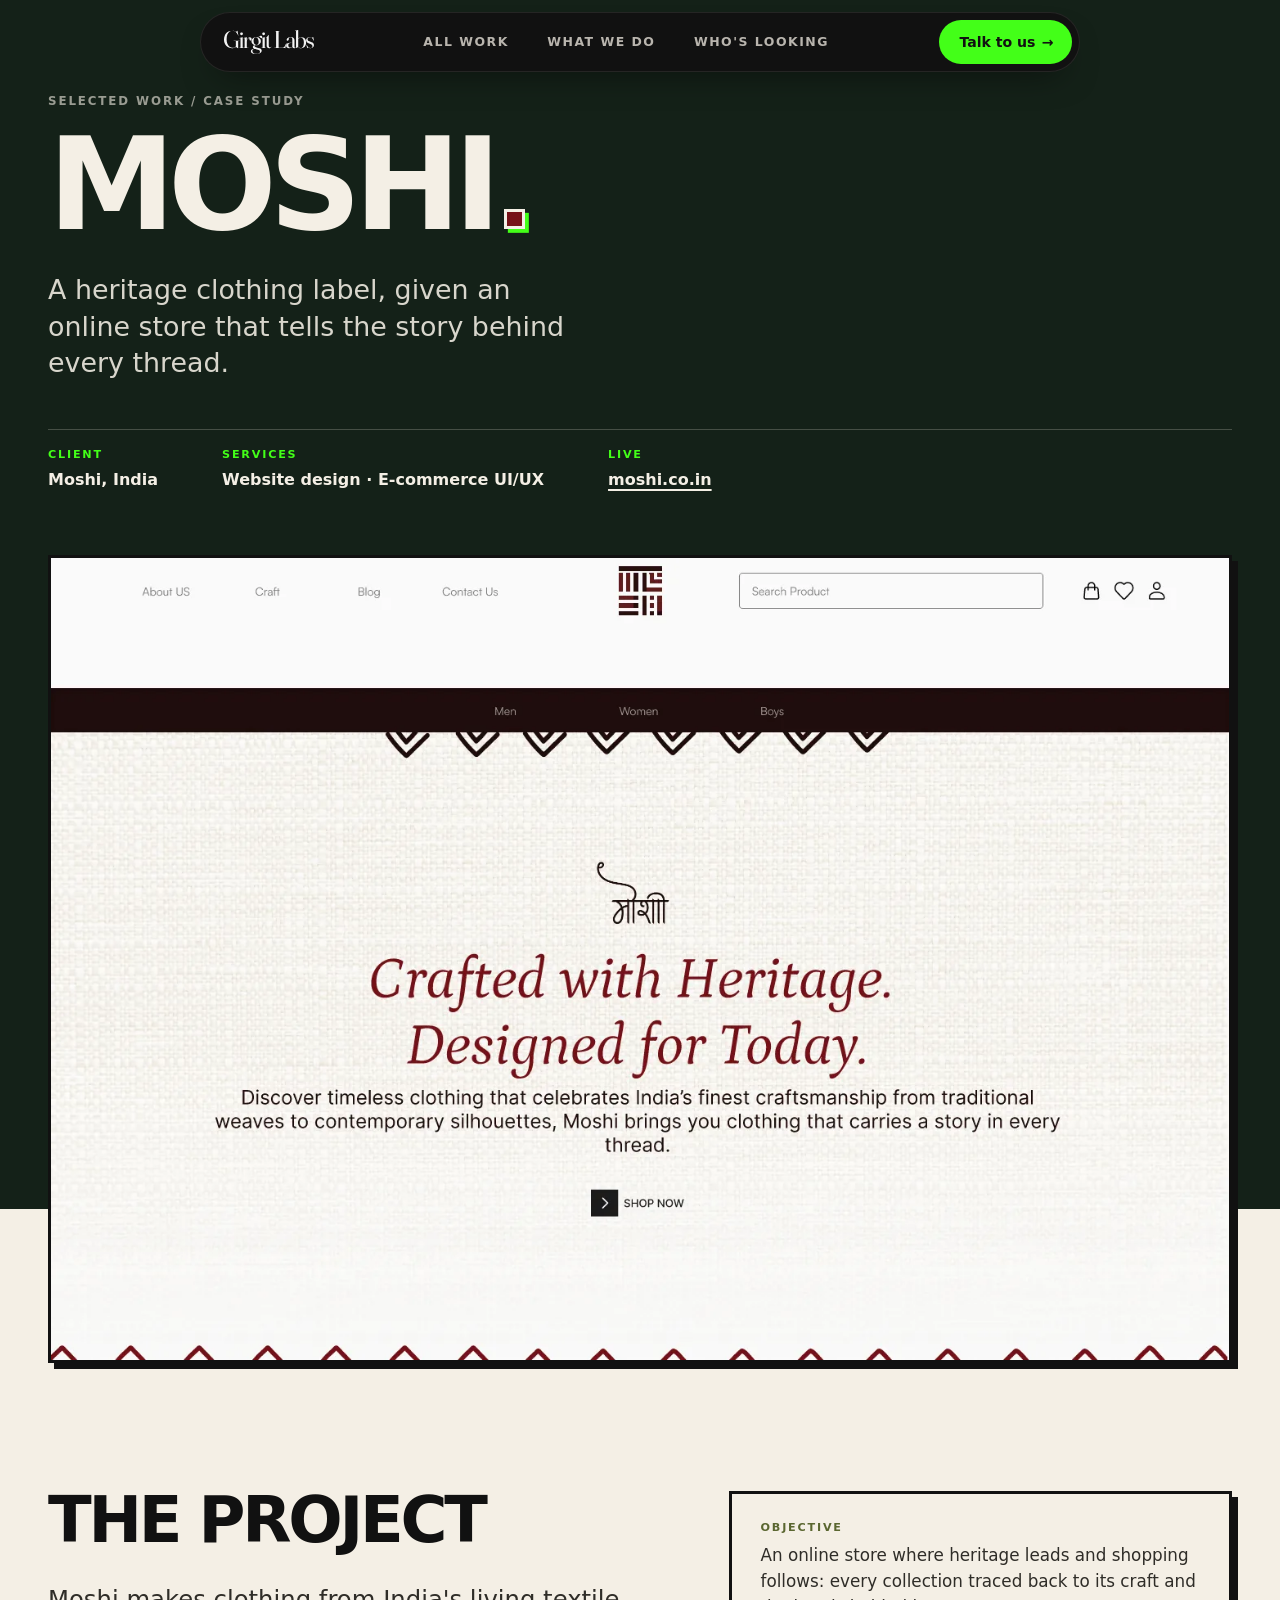
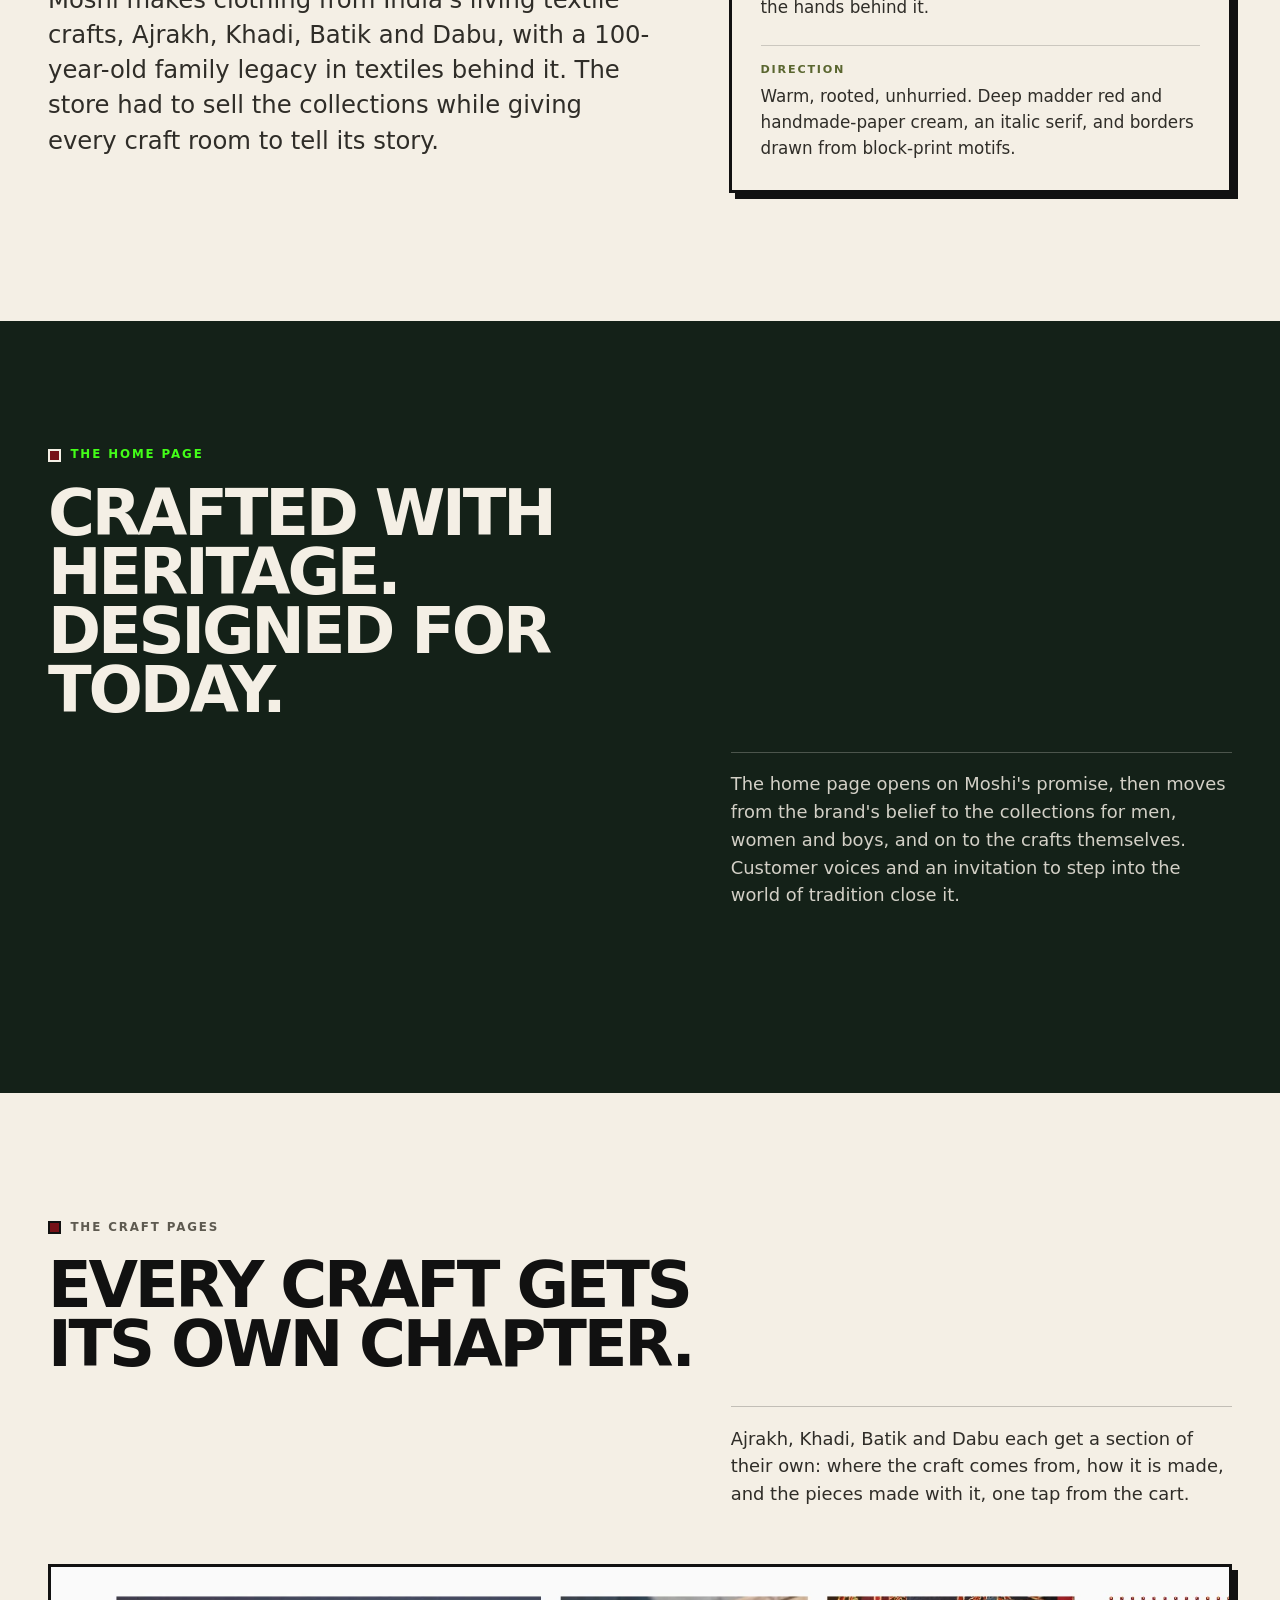
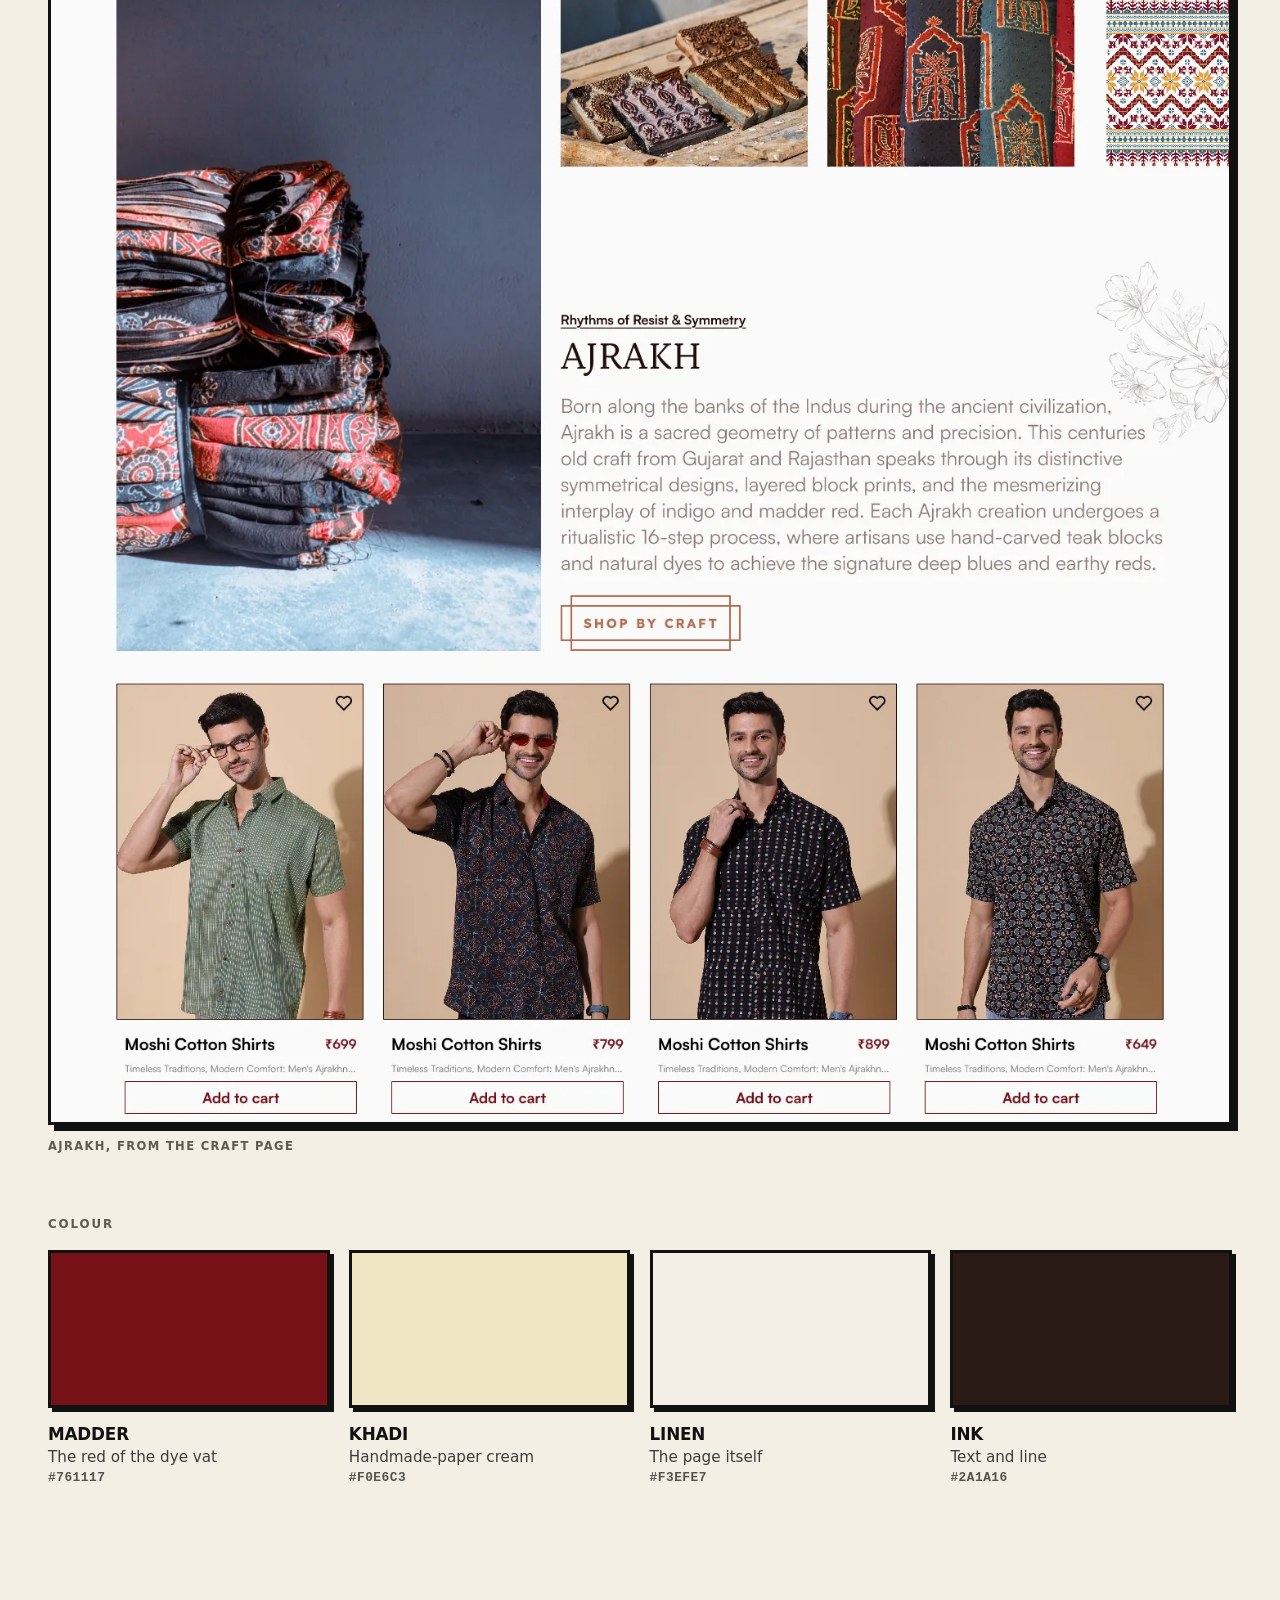
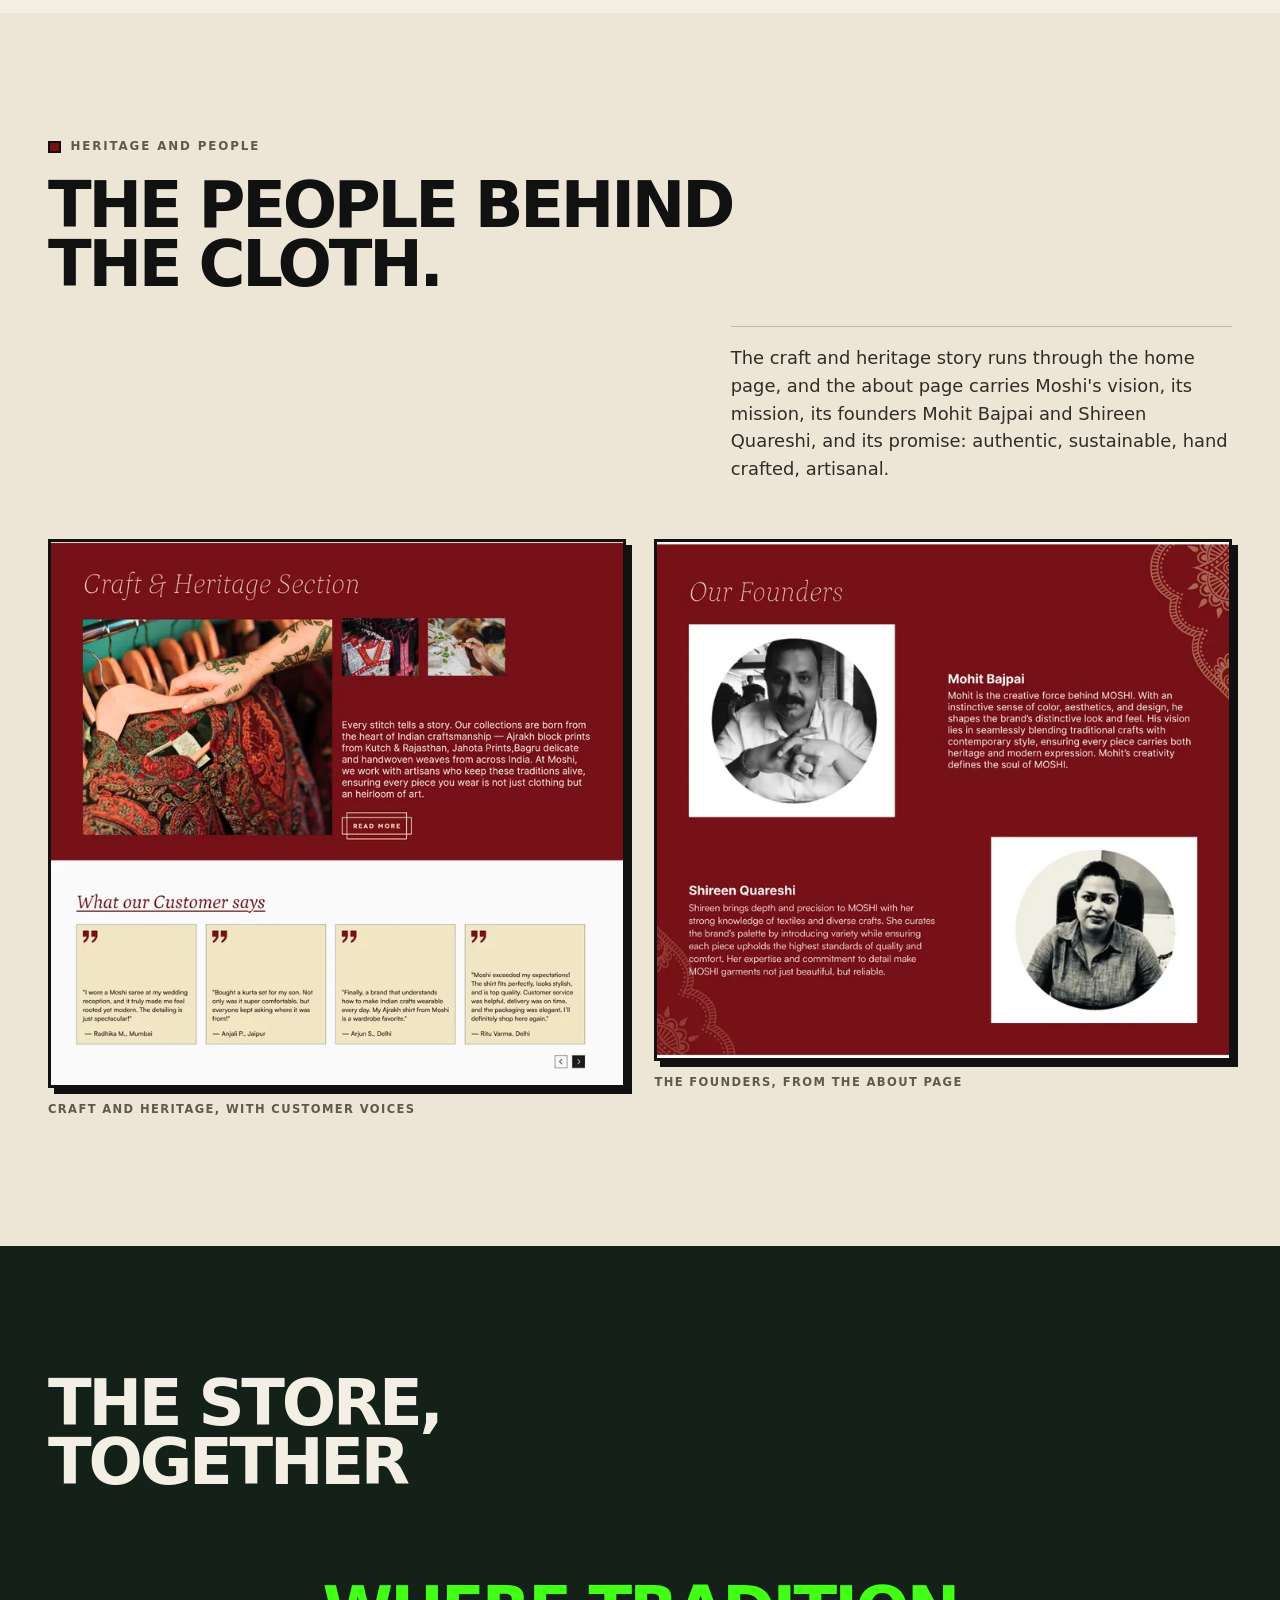
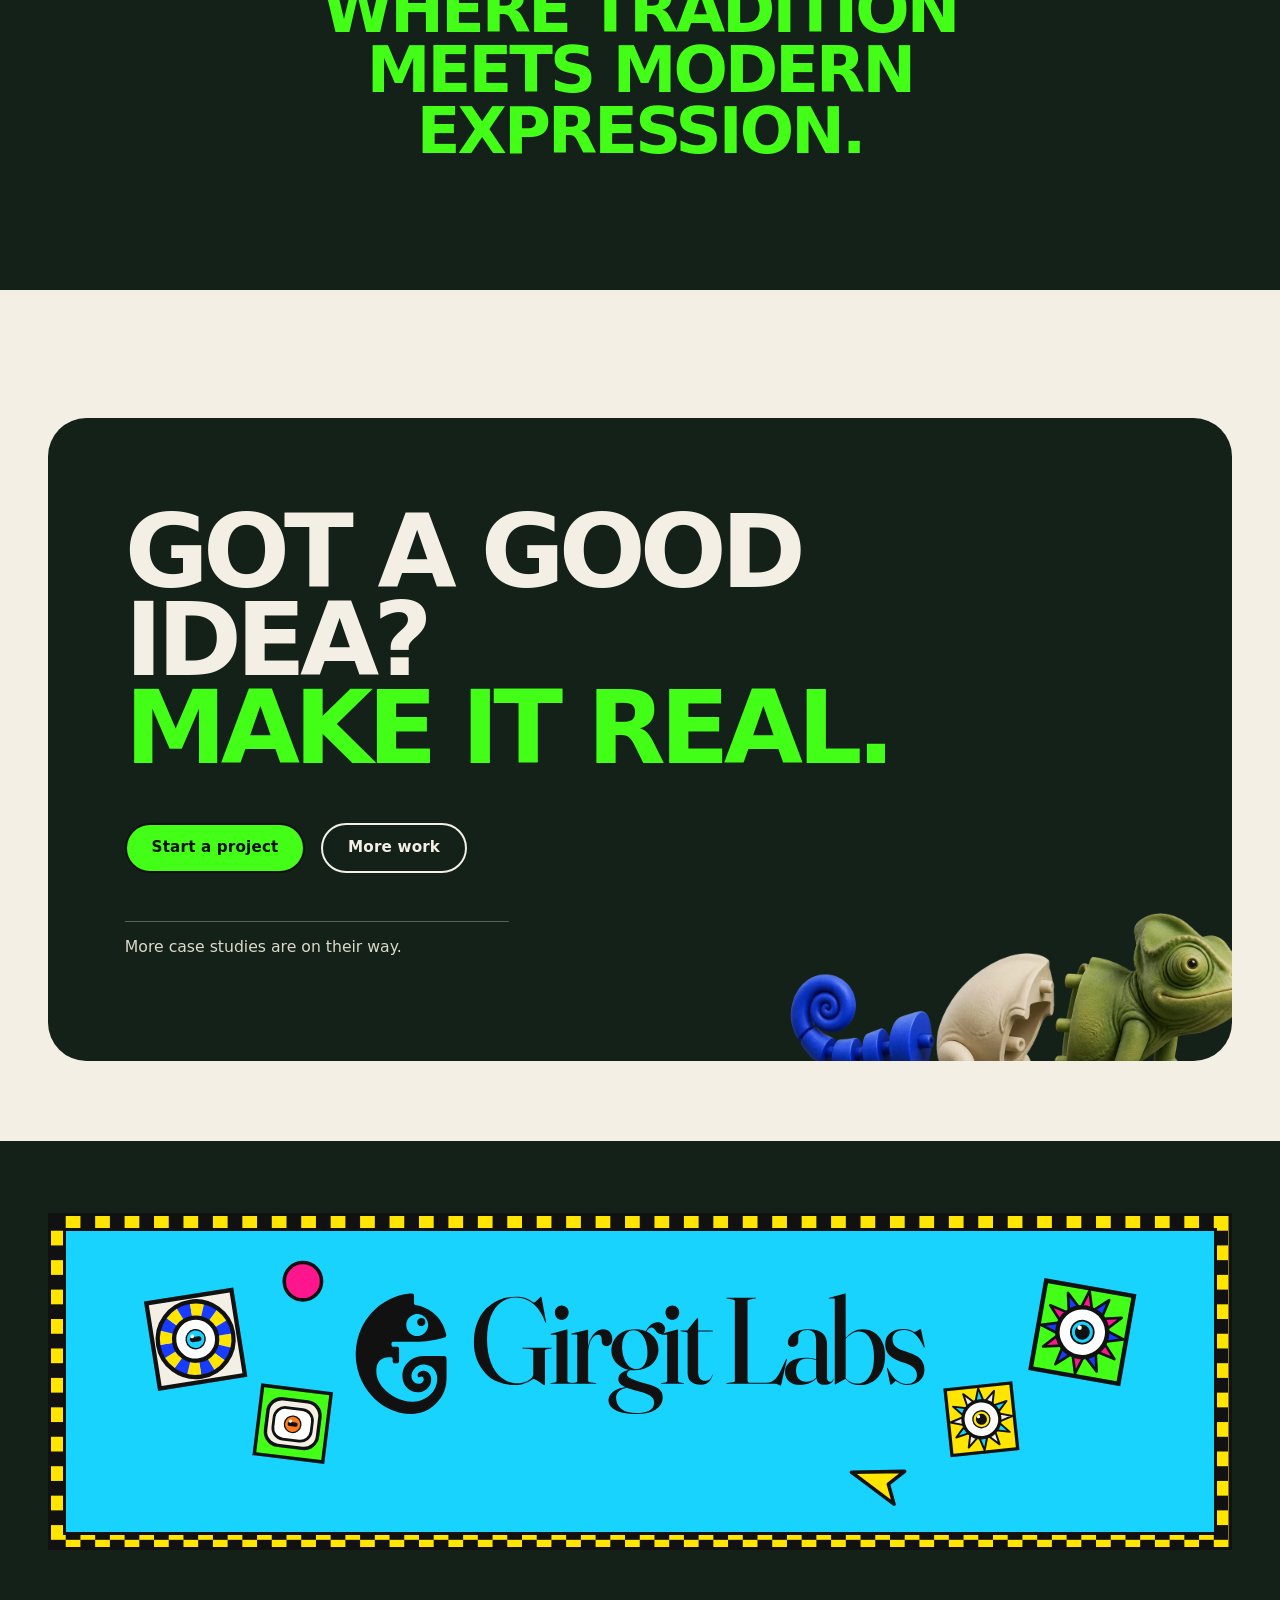
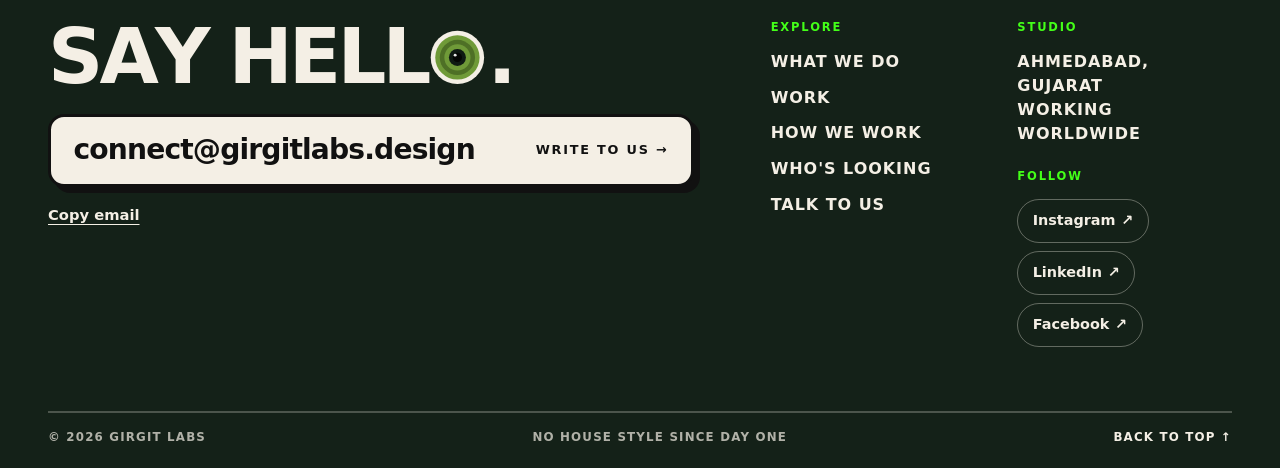
<file: work/moshi/index.html>
<!doctype html>
<html lang="en">
<head>
  <meta charset="utf-8">
  <meta name="viewport" content="width=device-width, initial-scale=1">
  <title>Moshi: Heritage Clothing Ecommerce Store | Girgit Labs</title>
  <meta name="description" content="Moshi case study: an online store by Girgit Labs for a heritage clothing label, where Ajrakh, Khadi, Batik and Dabu each get a chapter of their own.">
  <link rel="canonical" href="https://www.girgitlabs.design/work/moshi/">
  <meta name="keywords" content="Moshi, Girgit Labs, GirgitLabs, heritage clothing website design, ecommerce UI UX, Indian handcrafted textiles, digital design studio">
  <meta name="author" content="Girgit Labs">
  <meta name="robots" content="index, follow, max-image-preview:large">

  <!-- Open Graph / Social -->
  <meta property="og:type" content="article">
  <meta property="og:site_name" content="Girgit Labs">
  <meta property="og:title" content="Moshi: Heritage Clothing Ecommerce Store | Girgit Labs">
  <meta property="og:description" content="Moshi case study: an online store by Girgit Labs for a heritage clothing label, where Ajrakh, Khadi, Batik and Dabu each get a chapter of their own.">
  <meta property="og:url" content="https://www.girgitlabs.design/work/moshi/">
  <meta property="og:image" content="https://www.girgitlabs.design/assets/work/moshi/og.jpg">
  <meta property="og:image:type" content="image/jpeg">
  <meta property="og:image:width" content="1200">
  <meta property="og:image:height" content="630">

  <!-- Twitter / X -->
  <meta name="twitter:card" content="summary_large_image">
  <meta name="twitter:title" content="Moshi: Heritage Clothing Ecommerce Store | Girgit Labs">
  <meta name="twitter:description" content="Moshi case study: an online store by Girgit Labs for a heritage clothing label, where Ajrakh, Khadi, Batik and Dabu each get a chapter of their own.">
  <meta name="twitter:image" content="https://www.girgitlabs.design/assets/work/moshi/og.jpg">

  <!-- Schema.org Structured Data -->
  <script type="application/ld+json">
{
  "@context": "https://schema.org",
  "@graph": [
    {
      "@type": [
        "CreativeWork",
        "Article"
      ],
      "name": "Moshi",
      "headline": "Moshi: A heritage clothing label, given an online store that tells the story behind every thread.",
      "description": "Moshi makes clothing from India's living textile crafts, Ajrakh, Khadi, Batik and Dabu, with a 100-year-old family legacy in textiles behind it. The store had to sell the collections while giving every craft room to tell its story.",
      "url": "https://www.girgitlabs.design/work/moshi/",
      "image": [
        "https://www.girgitlabs.design/assets/work/moshi/og.jpg",
        "https://www.girgitlabs.design/assets/work/moshi/moshi-01-1440.webp"
      ],
      "about": "Website design · E-commerce UI/UX",
      "creator": {
        "@type": "Organization",
        "@id": "https://www.girgitlabs.design/#org",
        "name": "Girgit Labs",
        "url": "https://www.girgitlabs.design/",
        "sameAs": [
          "https://www.instagram.com/girgitlabs/",
          "https://www.linkedin.com/in/girgit-labs-73b207433/",
          "https://www.facebook.com/profile.php?id=61596311881517"
        ]
      },
      "isPartOf": {
        "@type": "WebSite",
        "@id": "https://www.girgitlabs.design/#site",
        "name": "Girgit Labs",
        "url": "https://www.girgitlabs.design/"
      },
      "keywords": "Moshi, ecommerce website design, clothing brand online store, Ajrakh, Khadi, Batik, Dabu, Indian textiles, Girgit Labs case study",
      "genre": "Case study",
      "inLanguage": "en",
      "mainEntityOfPage": "https://www.girgitlabs.design/work/moshi/",
      "publisher": {
        "@id": "https://www.girgitlabs.design/#org"
      },
      "author": {
        "@id": "https://www.girgitlabs.design/#org"
      }
    },
    {
      "@type": "BreadcrumbList",
      "itemListElement": [
        {
          "@type": "ListItem",
          "position": 1,
          "name": "Girgit Labs",
          "item": "https://www.girgitlabs.design/"
        },
        {
          "@type": "ListItem",
          "position": 2,
          "name": "Work",
          "item": "https://www.girgitlabs.design/#work"
        },
        {
          "@type": "ListItem",
          "position": 3,
          "name": "Moshi",
          "item": "https://www.girgitlabs.design/work/moshi/"
        }
      ]
    }
  ]
}
  </script>
  <meta name="theme-color" content="#761117">
  <link rel="icon" href="../../assets/favicon.svg" type="image/svg+xml">
  <link rel="apple-touch-icon" href="../../assets/apple-touch-icon.png">
  <link rel="manifest" href="../../manifest.json">
  <link rel="preconnect" href="https://fonts.googleapis.com">
  <link rel="preconnect" href="https://fonts.gstatic.com" crossorigin>
  <link rel="preconnect" href="https://api.fontshare.com" crossorigin>
  <link rel="stylesheet" href="https://api.fontshare.com/v2/css?f[]=satoshi@500,700,900&amp;display=swap">
  <link rel="stylesheet" href="../../css/site.css?v=3.2.2">
  <link rel="stylesheet" href="../../css/footer.css?v=3.4.0">
  <link rel="stylesheet" href="../../css/case.css?v=3.3.2">
  <link rel="stylesheet" href="../../css/system.css?v=3.17.0">
  <script type="module" src="../../js/case.js?v=3.9.1"></script>
  <script>
    !function(t,e){var o,n,p,r;e.__SV||(window.posthog=e,e._i=[],e.init=function(i,s,a){function g(t,e){var o=e.split(".");2==o.length&&(t=t[o[0]],e=o[1]),t[e]=function(){t.push([e].concat(Array.prototype.slice.call(arguments,0)))}}(p=t.createElement("script")).type="text/javascript",p.crossOrigin="anonymous",p.async=!0,p.src=s.api_host.replace(".i.posthog.com","-assets.i.posthog.com")+"/static/array.js",(r=t.getElementsByTagName("script")[0]).parentNode.insertBefore(p,r);var u=e;for(void 0!==a?u=e[a]=[]:a="posthog",u.people=u.people||[],u.toString=function(t){var e="posthog";return"posthog"!==a&&(e+="."+a),t||(e+=" (stub)"),e},u.people.toString=function(){return u.toString(1)+".people (stub)"},o="init capture register register_once register_for_session unregister unregister_for_session getFeatureFlag getFeatureFlagPayload isFeatureEnabled reloadFeatureFlags updateEarlyAccessFeatureEnrollment getEarlyAccessFeatures on onFeatureFlags onSessionId getSurveys getActiveMatchingSurveys renderSurvey canRenderSurvey getNextSurveyStep identify setPersonProperties group resetGroups setPersonPropertiesForFlags resetPersonPropertiesForFlags setGroupPropertiesForFlags resetGroupPropertiesForFlags reset get_distinct_id getGroups get_session_id get_session_replay_url alias set_config startSessionRecording stopSessionRecording sessionRecordingStarted captureException loadToolbar get_property getSessionProperty createPersonProfile opt_in_capturing opt_out_capturing has_opted_in_capturing has_opted_out_capturing clear_opt_in_out_capturing debug getPageViewId".split(" "),n=0;n<o.length;n++)g(u,o[n]);e._i.push([i,s,a])},e.__SV=1)}(document,window.posthog||[]);
    posthog.init('phc_obgWnjPGWgoZUKwLoKqohermsNWhZkU7yzM9vGdpeGzb', {
      api_host: 'https://us.i.posthog.com',
      person_profiles: 'identified_only'
    });
  </script>
</head>
<body class="cs" style="--cs-dark:#761117;--cs-paper:#F3EFE7;--cs-ink:#2A1A16;--cs-accent:#761117;--cs-accent2:#B5643C;--cs-accent3:#D9B76A;--cs-light:#FAFAFA;--cs-tint:#F0E6C3;--cs-display:'Playfair Display';--cs-display-weight:400">
  <a class="skip" href="#main">Skip to content</a>
  <header class="nav cs-nav" id="top">
    <a class="nav-logo" href="../../" aria-label="Girgit Labs, home"><img src="../../assets/girgit-wordmark.svg" width="112" height="30" alt=""></a>
    <nav aria-label="Main"><ul class="nav-links" role="list"><li><a class="pill" href="../../#work">all work</a></li><li><a class="pill" href="../../#what">what we do</a></li><li><a class="pill" href="../../about/">who's looking</a></li></ul></nav>
    <a class="pill pill--ink" href="../../#talk">Talk to us <span class="nav-arrow" aria-hidden="true">→</span></a>
  </header>

  <main id="main">
    <!-- Case study: Moshi. Images rendered from the supplied page designs (home, craft, about). -->
    <section class="cs-hero" aria-labelledby="cs-title">
      <div class="cs-wrap">
        <p class="cs-kicker"><a href="../../#work">Selected work</a> <span aria-hidden="true">/</span> Case study</p>
        <h1 class="cs-title" id="cs-title">Moshi</h1>
        <p class="cs-outcome">A heritage clothing label, given an online store that tells the story behind every thread.</p>
        <dl class="cs-meta"><div><dt>Client</dt><dd>Moshi, India</dd></div><div><dt>Services</dt><dd>Website design · E-commerce UI/UX</dd></div><div><dt>Live</dt><dd><a href="https://moshi.co.in/" rel="noopener">moshi.co.in</a></dd></div></dl>
      </div>
      <div class="cs-hero-img"><figure class="cs-fig cs-fig--hero" data-reveal-cs><button class="cs-zoom" type="button" data-full="../../assets/work/moshi/moshi-01-1440.webp" data-cap="Moshi, the home page" aria-label="Enlarge: Moshi, the home page"><img src="../../assets/work/moshi/moshi-01-720.webp" srcset="../../assets/work/moshi/moshi-01-720.webp 720w, ../../assets/work/moshi/moshi-01-1440.webp 1440w" sizes="100vw" width="1440" height="980" alt="Moshi, the home page" loading="lazy"></button><figcaption>Moshi, the home page</figcaption></figure></div>
    </section>
    <section class="cs-sec" aria-labelledby="cs-overview">
      <div class="cs-wrap cs-split">
        <div><h2 class="cs-h2" id="cs-overview">The project</h2><p class="cs-lede" data-reveal-cs>Moshi makes clothing from India&#x27;s living textile crafts, Ajrakh, Khadi, Batik and Dabu, with a 100-year-old family legacy in textiles behind it. The store had to sell the collections while giving every craft room to tell its story.</p></div>
        <dl class="cs-brief" data-reveal-cs><div><dt>Objective</dt><dd>An online store where heritage leads and shopping follows: every collection traced back to its craft and the hands behind it.</dd></div><div><dt>Direction</dt><dd>Warm, rooted, unhurried. Deep madder red and handmade-paper cream, an italic serif, and borders drawn from block-print motifs.</dd></div></dl>
      </div>
    </section>
    <section class="cs-sec cs-sec--dark" aria-labelledby="cs-story">
      <div class="cs-wrap">
        <p class="cs-label">The home page</p>
        <h2 class="cs-h2 cs-serif" id="cs-story">Crafted with heritage. Designed for today.</h2>
        <p class="cs-text" data-reveal-cs>The home page opens on Moshi&#x27;s promise, then moves from the brand&#x27;s belief to the collections for men, women and boys, and on to the crafts themselves. Customer voices and an invitation to step into the world of tradition close it.</p>
      </div>
    </section>
    <section class="cs-sec" aria-labelledby="cs-craft">
      <div class="cs-wrap">
        <p class="cs-label">The craft pages</p>
        <h2 class="cs-h2 cs-serif" id="cs-craft">Every craft gets its own chapter.</h2>
        <p class="cs-text" data-reveal-cs>Ajrakh, Khadi, Batik and Dabu each get a section of their own: where the craft comes from, how it is made, and the pieces made with it, one tap from the cart.</p>
        <div class="cs-row cs-row--1"><figure class="cs-fig " data-reveal-cs><button class="cs-zoom" type="button" data-full="../../assets/work/moshi/moshi-02-1440.webp" data-cap="Ajrakh, from the craft page" aria-label="Enlarge: Ajrakh, from the craft page"><img src="../../assets/work/moshi/moshi-02-720.webp" srcset="../../assets/work/moshi/moshi-02-720.webp 720w, ../../assets/work/moshi/moshi-02-1440.webp 1440w" sizes="(max-width: 760px) 100vw, 92vw" width="1440" height="1412" alt="Ajrakh, from the craft page" loading="lazy"></button><figcaption>Ajrakh, from the craft page</figcaption></figure></div>
        <div class="cs-palette" data-reveal-cs><p class="cs-sub">Colour</p><ul class="cs-chips" role="list"><li class="cs-chip" style="--c:#761117"><span class="cs-swatch"></span><b>Madder</b><span>The red of the dye vat</span><code>#761117</code></li><li class="cs-chip" style="--c:#F0E6C3"><span class="cs-swatch"></span><b>Khadi</b><span>Handmade-paper cream</span><code>#F0E6C3</code></li><li class="cs-chip" style="--c:#F3EFE7"><span class="cs-swatch"></span><b>Linen</b><span>The page itself</span><code>#F3EFE7</code></li><li class="cs-chip" style="--c:#2A1A16"><span class="cs-swatch"></span><b>Ink</b><span>Text and line</span><code>#2A1A16</code></li></ul></div>
      </div>
    </section>
    <section class="cs-sec cs-sec--tint" aria-labelledby="cs-people">
      <div class="cs-wrap">
        <p class="cs-label">Heritage and people</p>
        <h2 class="cs-h2 cs-serif" id="cs-people">The people behind the cloth.</h2>
        <p class="cs-text" data-reveal-cs>The craft and heritage story runs through the home page, and the about page carries Moshi&#x27;s vision, its mission, its founders Mohit Bajpai and Shireen Quareshi, and its promise: authentic, sustainable, hand crafted, artisanal.</p>
        <div class="cs-row cs-row--2"><figure class="cs-fig " data-reveal-cs><button class="cs-zoom" type="button" data-full="../../assets/work/moshi/moshi-03-1440.webp" data-cap="Craft and heritage, with customer voices" aria-label="Enlarge: Craft and heritage, with customer voices"><img src="../../assets/work/moshi/moshi-03-720.webp" srcset="../../assets/work/moshi/moshi-03-720.webp 720w, ../../assets/work/moshi/moshi-03-1440.webp 1440w" sizes="(max-width: 760px) 100vw, 46vw" width="1440" height="1368" alt="Craft and heritage, with customer voices" loading="lazy"></button><figcaption>Craft and heritage, with customer voices</figcaption></figure><figure class="cs-fig " data-reveal-cs><button class="cs-zoom" type="button" data-full="../../assets/work/moshi/moshi-04-1440.webp" data-cap="The founders, from the about page" aria-label="Enlarge: The founders, from the about page"><img src="../../assets/work/moshi/moshi-04-720.webp" srcset="../../assets/work/moshi/moshi-04-720.webp 720w, ../../assets/work/moshi/moshi-04-1440.webp 1440w" sizes="(max-width: 760px) 100vw, 46vw" width="1440" height="1300" alt="The founders, from the about page" loading="lazy"></button><figcaption>The founders, from the about page</figcaption></figure></div>
      </div>
    </section>
    <section class="cs-sec cs-sec--dark cs-outcome-sec" aria-labelledby="cs-outcome">
      <div class="cs-wrap">
        
        <h2 class="cs-h2" id="cs-outcome">The store, together</h2>
        <blockquote class="cs-quote cs-serif" data-reveal-cs>Where tradition meets modern expression.</blockquote>
      </div>
    </section>

    <section class="cs-next" aria-labelledby="cs-next">
      <div class="cs-wrap cs-next-in">
        
        <h2 class="cs-next-title" id="cs-next">Got a good idea? <span>Make it real.</span></h2>
        <p class="cs-next-actions"><a class="cs-btn cs-btn--primary" href="../../#talk">Start a project</a><a class="cs-btn" href="../../#work">More work</a></p>
        <p class="cs-next-note">More case studies are on their way.</p>
        <img class="cs-next-girgit" src="../../assets/img/clay/hero-products-v2.webp" width="1200" height="900" alt="" aria-hidden="true" loading="lazy">
      </div>
    </section>
  </main>

  <dialog class="cs-lightbox" aria-label="Image viewer">
    <figure><img alt=""><figcaption></figcaption></figure>
    <button class="cs-lb-btn cs-lb-prev" type="button" aria-label="Previous image">←</button>
    <button class="cs-lb-btn cs-lb-next" type="button" aria-label="Next image">→</button>
    <button class="cs-lb-btn cs-lb-close" type="button" aria-label="Close">✕</button>
  </dialog>

  <footer class="ft" aria-label="Footer">
    <div class="ft-wrap">
      <div class="fb" role="img" aria-label="Girgit Labs">
        <svg class="fb-scene" viewBox="0 0 1600 420" preserveAspectRatio="xMidYMid slice" aria-hidden="true" focusable="false"></svg>
      </div>
      <template id="fb-icon-src"><svg viewBox="0 0 728 966">
<path d="M318.751 833.771C365.303 857.107 413.737 870.402 465.749 867.284C549.171 862.283 626.372 811.234 647.784 725.851C656.22 692.211 655.301 658.763 640.49 626.82C624.31 591.926 596.251 573.244 558.085 570.185C518.659 567.024 485.651 580.217 462.412 612.635C444.587 637.5 440.163 665.052 454.478 693.503C467.768 719.914 497.653 730.709 523.344 718.97C538.387 712.098 547.653 696.192 544.559 682.553C540.909 666.466 525.77 660.383 512.148 669.531C504.744 674.502 498.761 672.548 496.493 663.826C493.115 650.838 498.421 640.285 507.742 631.906C526.423 615.112 557.094 615.076 577.3 631.617C603.426 653.005 609.242 680.973 601.88 712.389C592.004 754.536 553.256 786.401 509.183 790.474C441.919 796.69 381.918 749.325 374.702 677.161C368.127 611.403 397.308 561.53 451.688 525.955C479.206 507.953 510.213 500.291 543.02 500.203C597.001 500.058 650.983 500.094 704.965 500.092C721.572 500.092 727.55 506.189 727.548 522.893C727.543 577.022 728.277 631.163 727.368 685.277C725.865 774.686 688.012 846.688 619.051 902.63C576.073 937.494 526.32 957.358 471.507 963.738C418.312 969.929 366.398 962.592 316.214 944.397C212.326 906.729 132.201 839.63 73.6893 746.475C37.4863 688.837 15.44 625.817 5.32118 558.713C-1.02363 516.637 -1.61086 474.388 3.11278 431.944C11.638 355.341 35.9003 284.317 77.3816 219.413C127.879 140.402 195.763 80.8951 281.053 41.4691C323.614 21.7949 368.143 8.68079 414.673 2.66734C426.037 1.19872 437.527 0.407418 448.983 0.0211101C461.565 -0.403172 467.283 5.56569 467.316 18.15C467.368 37.8528 467.301 57.5559 467.332 77.2588C467.349 87.911 469.965 91.0135 480.576 92.7789C531.245 101.209 576.857 121.278 616.853 153.337C673.761 198.951 709.338 257.92 724.596 329.118C727.221 341.367 722.47 350.339 711.217 353.701C663.998 367.806 615.779 376.871 566.802 382.345C496.336 390.22 425.637 386.049 355.039 387.063C337.483 387.315 319.919 387.04 302.359 387.163C292.46 387.232 287.152 392.422 286.693 402.227C286.532 405.681 286.471 409.179 286.816 412.611C287.707 421.473 293.424 426.671 302.362 426.782C311.683 426.896 321.007 426.725 330.328 426.812C340.105 426.902 345.672 431.686 346.884 441.45C347.468 446.148 347.289 450.952 347.295 455.708C347.332 483.422 347.359 511.136 347.311 538.849C347.282 555.183 342.21 560.153 325.884 560.125C321.114 560.117 316.336 560.274 311.578 560.041C302.097 559.577 296.408 553.704 296.209 544.277C296.076 538.001 296.255 531.717 296.095 525.442C295.898 517.652 291.984 512.367 284.245 511.524C253.855 508.21 224.803 511.3 200.207 531.869C178.32 550.171 167.837 574.593 165.633 602.237C160.872 661.936 182.639 712.879 220.14 757.906C247.164 790.354 280.956 814.339 318.751 833.771ZM566.117 205.501C559.636 195.589 551.609 187.032 541.605 180.779C510.777 161.511 478.625 159.903 447.637 178.766C415.281 198.46 401.303 228.649 406.265 266.495C412.858 316.769 464.227 351.291 513.332 338.829C571.818 323.986 598.971 257.133 566.117 205.501Z" fill="currentColor"/>
<path d="M554.906 243.165C547.814 256.227 537.008 262.852 522.841 261.673C508.237 260.459 497.965 252.434 493.615 237.944C489.672 224.809 494.59 210.445 505.718 202.25C516.702 194.162 532.004 193.833 543.469 201.438C554.894 209.018 560.483 223.273 557.172 236.58C556.654 238.665 555.816 240.671 554.906 243.165Z" fill="currentColor"/>
</svg></template>
      <template id="fb-word-src"><svg xmlns="http://www.w3.org/2000/svg" viewBox="0 0 658.03 176.00"><path fill="currentColor" d="M103.73 131.73C103.73 132.63 103.67 133.20 103.55 133.43C103.49 133.73 103.31 133.88 103.01 133.88C102.53 133.88 101.60 133.43 100.23 132.54C98.91 131.64 97.41 130.60 95.74 129.40C94.12 128.21 92.50 127.16 90.89 126.27C89.33 125.37 88.07 124.92 87.12 124.92C86.58 124.92 85.62 125.37 84.24 126.27C82.92 127.16 81.13 128.18 78.85 129.31C76.58 130.45 73.79 131.46 70.50 132.36C67.27 133.25 63.44 133.70 59.01 133.70C50.20 133.70 42.18 132.15 34.94 129.04C27.75 125.94 21.55 121.57 16.35 115.96C11.14 110.34 7.09 103.74 4.22 96.15C1.41 88.51 0.00 80.17 0.00 71.15C0.00 61.12 1.50 52.04 4.49 43.91C7.48 35.73 11.71 28.71 17.15 22.85C22.66 17.00 29.16 12.52 36.64 9.41C44.13 6.24 52.36 4.66 61.34 4.66C66.85 4.66 71.43 5.38 75.08 6.81C78.79 8.24 81.67 9.68 83.70 11.11C85.74 12.54 87.00 13.26 87.47 13.26C88.31 13.26 89.45 12.54 90.89 11.11C92.38 9.68 93.82 8.27 95.20 6.90C96.58 5.47 97.53 4.75 98.07 4.75C98.25 4.75 98.40 4.84 98.52 5.02C98.64 5.14 98.73 5.44 98.79 5.91L105.35 41.67C105.41 41.91 105.44 42.12 105.44 42.30C105.44 42.48 105.38 42.62 105.26 42.75C105.14 42.80 104.99 42.80 104.81 42.75C104.69 42.69 104.51 42.54 104.27 42.30C101.16 33.81 97.41 26.91 93.04 21.60C88.67 16.22 83.79 12.28 78.40 9.77C73.08 7.26 67.39 6.00 61.34 6.00C53.26 6.00 46.04 8.30 39.70 12.90C33.35 17.50 28.35 24.31 24.70 33.34C21.05 42.36 19.22 53.59 19.22 67.03C19.22 80.35 21.17 91.79 25.06 101.35C28.95 110.91 34.25 118.26 40.95 123.40C47.66 128.47 55.17 131.01 63.50 131.01C65.65 131.01 68.05 130.75 70.68 130.21C73.37 129.61 75.92 128.74 78.31 127.61C80.77 126.47 82.77 125.07 84.33 123.40C85.89 121.72 86.67 119.81 86.67 117.66L86.67 83.88C86.67 83.16 86.40 82.62 85.86 82.27C85.38 81.85 84.60 81.61 83.52 81.55L71.22 80.29C70.86 80.23 70.62 80.17 70.50 80.11C70.38 79.99 70.32 79.88 70.32 79.76C70.32 79.58 70.38 79.46 70.50 79.40C70.62 79.28 70.80 79.22 71.04 79.22L112.89 79.22C113.13 79.22 113.31 79.28 113.43 79.40C113.61 79.46 113.70 79.58 113.70 79.76C113.70 79.88 113.61 79.99 113.43 80.11C113.31 80.17 113.10 80.23 112.80 80.29L106.16 81.55C105.32 81.67 104.69 81.91 104.27 82.27C103.91 82.62 103.73 83.16 103.73 83.88L103.73 131.73M136.53 53.59L136.53 127.34C136.53 128.06 136.71 128.62 137.07 129.04C137.43 129.46 137.97 129.76 138.69 129.94L144.35 130.75C144.70 130.80 144.94 130.89 145.06 131.01C145.18 131.07 145.24 131.19 145.24 131.37C145.24 131.55 145.18 131.70 145.06 131.82C144.94 131.88 144.76 131.91 144.52 131.91L112.28 131.91C112.16 131.91 112.04 131.88 111.92 131.82C111.80 131.70 111.74 131.55 111.74 131.37C111.74 131.31 111.80 131.22 111.92 131.10C112.04 130.98 112.22 130.89 112.46 130.84L118.48 129.94C119.26 129.76 119.80 129.46 120.10 129.04C120.46 128.62 120.64 128.09 120.64 127.43L120.64 61.21C120.64 60.91 120.55 60.67 120.37 60.49C120.25 60.31 119.98 60.22 119.56 60.22L112.55 60.22C112.37 60.22 112.22 60.16 112.10 60.04C111.98 59.92 111.92 59.80 111.92 59.68C111.92 59.44 111.98 59.29 112.10 59.23C112.22 59.12 112.40 59.03 112.64 58.96L134.20 52.96C134.68 52.84 135.01 52.78 135.18 52.78C135.36 52.72 135.54 52.69 135.72 52.69C136.02 52.69 136.23 52.78 136.35 52.96C136.47 53.14 136.53 53.35 136.53 53.59M128.09 38.27C125.16 38.27 122.76 37.28 120.90 35.31C119.11 33.28 118.21 30.80 118.21 27.87C118.21 24.94 119.14 22.49 120.99 20.52C122.91 18.49 125.28 17.47 128.09 17.47C131.08 17.47 133.51 18.49 135.36 20.52C137.28 22.55 138.24 25.00 138.24 27.87C138.24 30.80 137.28 33.28 135.36 35.31C133.45 37.28 131.02 38.27 128.09 38.27M165.85 88.99C165.85 80.92 166.95 74.17 169.17 68.73C171.44 63.30 174.32 59.21 177.79 56.46C181.32 53.71 184.95 52.33 188.66 52.33C192.91 52.33 196.17 53.62 198.45 56.19C200.78 58.70 201.95 62.16 201.95 66.58C201.95 69.99 201.14 72.56 199.52 74.29C197.97 76.02 195.99 76.89 193.60 76.89C191.32 76.89 189.59 76.26 188.39 75.01C187.25 73.69 186.62 71.72 186.50 69.09L186.50 66.58C186.44 64.49 185.99 62.94 185.16 61.92C184.32 60.91 182.91 60.40 180.93 60.40C178.60 60.40 176.35 61.47 174.20 63.62C172.04 65.78 170.25 69.00 168.81 73.30C167.43 77.61 166.74 82.95 166.74 89.34L165.85 88.99M166.74 54.04L166.74 126.98C166.74 127.64 166.92 128.21 167.28 128.68C167.70 129.10 168.27 129.40 168.99 129.58L177.88 130.84C178.18 130.89 178.39 130.96 178.51 131.01C178.63 131.07 178.69 131.19 178.69 131.37C178.69 131.55 178.63 131.70 178.51 131.82C178.39 131.88 178.18 131.91 177.88 131.91L142.77 131.91C142.53 131.91 142.32 131.85 142.14 131.73C142.02 131.61 141.96 131.49 141.96 131.37C141.96 131.19 142.05 131.04 142.23 130.92C142.41 130.80 142.68 130.71 143.03 130.66L148.69 129.94C149.47 129.76 150.01 129.49 150.31 129.13C150.67 128.71 150.85 128.24 150.85 127.70L150.85 60.94C150.85 60.64 150.76 60.40 150.58 60.22C150.46 59.98 150.22 59.86 149.86 59.86L142.68 59.86C142.50 59.86 142.35 59.80 142.23 59.68C142.11 59.56 142.05 59.44 142.05 59.32C142.05 59.14 142.11 59.00 142.23 58.88C142.35 58.76 142.56 58.67 142.86 58.61L164.41 53.32C164.83 53.20 165.13 53.14 165.31 53.14C165.55 53.08 165.76 53.05 165.94 53.05C166.24 53.05 166.45 53.17 166.56 53.41C166.68 53.59 166.74 53.80 166.74 54.04M248.98 131.19C256.05 132.87 261.50 134.66 265.33 136.57C269.16 138.48 271.83 140.69 273.32 143.20C274.82 145.71 275.57 148.70 275.57 152.16C275.57 159.15 272.21 164.86 265.51 169.28C258.80 173.76 249.34 176.00 237.13 176.00C227.79 176.00 220.09 175.13 214.05 173.40C208.06 171.67 203.63 169.25 200.76 166.14C197.88 163.10 196.44 159.66 196.44 155.84C196.44 150.94 198.66 146.76 203.09 143.29C207.58 139.89 215.07 137.41 225.54 135.85L225.72 136.84C219.74 137.86 215.19 139.71 212.07 142.39C209.02 145.08 207.49 148.22 207.49 151.80C207.49 158.62 209.98 164.11 214.95 168.29C219.92 172.47 227.61 174.57 238.03 174.57C243.54 174.57 248.15 173.94 251.86 172.68C255.57 171.49 258.35 169.73 260.21 167.40C262.07 165.07 262.99 162.20 262.99 158.79C262.99 156.52 262.34 154.43 261.02 152.52C259.76 150.67 257.46 148.94 254.10 147.32C250.75 145.77 245.99 144.22 239.82 142.66C232.34 140.63 226.50 138.78 222.31 137.11C218.12 135.44 215.16 133.67 213.42 131.82C211.68 129.91 210.81 127.70 210.81 125.19C210.81 122.92 211.38 120.89 212.52 119.10C213.72 117.24 215.66 115.63 218.36 114.26C221.11 112.82 224.79 111.60 229.40 110.58L229.23 111.30C227.61 111.96 226.23 112.85 225.09 113.99C224.02 115.06 223.48 116.32 223.48 117.75C223.48 119.19 224.05 120.50 225.18 121.70C226.38 122.89 228.78 124.23 232.37 125.73C236.02 127.16 241.56 128.98 248.98 131.19M249.70 57.08L250.42 55.74C252.76 51.68 255.30 48.36 258.05 45.79C260.81 43.22 264.10 41.94 267.93 41.94C271.29 41.94 273.98 42.89 276.02 44.81C278.05 46.72 279.07 49.14 279.07 52.06C279.07 54.28 278.50 56.04 277.36 57.35C276.23 58.67 274.55 59.32 272.33 59.32C270.78 59.32 269.46 58.85 268.38 57.89C267.30 56.93 266.32 55.83 265.42 54.57C264.52 53.26 263.62 52.12 262.72 51.17C261.83 50.15 260.78 49.65 259.58 49.65C257.96 49.65 256.44 50.33 255.00 51.71C253.62 53.08 252.25 54.87 250.87 57.08L249.70 57.08M269.37 81.64C269.37 87.55 267.84 92.81 264.79 97.41C261.74 102.01 257.61 105.62 252.40 108.25C247.19 110.88 241.32 112.20 234.79 112.20C228.09 112.20 222.16 110.91 217.01 108.34C211.86 105.71 207.85 102.22 204.98 97.86C202.10 93.50 200.67 88.66 200.67 83.34C200.67 77.43 202.07 72.14 204.89 67.48C207.76 62.76 211.83 59.03 217.10 56.28C222.37 53.53 228.63 52.15 235.87 52.15C242.64 52.15 248.50 53.50 253.47 56.19C258.50 58.82 262.40 62.37 265.15 66.85C267.96 71.33 269.37 76.26 269.37 81.64M231.92 53.86C228.69 53.98 225.84 55.20 223.39 57.53C220.93 59.80 219.08 62.94 217.82 66.94C216.56 70.94 216.08 75.57 216.38 80.83C216.74 86.69 217.88 91.85 219.80 96.33C221.71 100.81 224.20 104.31 227.25 106.82C230.36 109.27 233.81 110.46 237.58 110.40C242.61 110.22 246.59 107.71 249.52 102.88C252.52 97.98 253.74 91.53 253.20 83.52C252.67 74.50 250.48 67.27 246.65 61.83C242.82 56.40 237.91 53.74 231.92 53.86M297.98 53.59L297.98 127.34C297.98 128.06 298.16 128.62 298.52 129.04C298.88 129.46 299.42 129.76 300.13 129.94L305.79 130.75C306.15 130.80 306.39 130.89 306.51 131.01C306.63 131.07 306.69 131.19 306.69 131.37C306.69 131.55 306.63 131.70 306.51 131.82C306.39 131.88 306.21 131.91 305.97 131.91L273.73 131.91C273.61 131.91 273.49 131.88 273.37 131.82C273.25 131.70 273.19 131.55 273.19 131.37C273.19 131.31 273.25 131.22 273.37 131.10C273.49 130.98 273.67 130.89 273.91 130.84L279.93 129.94C280.71 129.76 281.24 129.46 281.54 129.04C281.90 128.62 282.08 128.09 282.08 127.43L282.08 61.21C282.08 60.91 281.99 60.67 281.81 60.49C281.69 60.31 281.42 60.22 281.00 60.22L274.00 60.22C273.82 60.22 273.67 60.16 273.55 60.04C273.43 59.92 273.37 59.80 273.37 59.68C273.37 59.44 273.43 59.29 273.55 59.23C273.67 59.12 273.85 59.03 274.09 58.96L295.64 52.96C296.12 52.84 296.45 52.78 296.63 52.78C296.81 52.72 296.99 52.69 297.17 52.69C297.47 52.69 297.68 52.78 297.80 52.96C297.92 53.14 297.98 53.35 297.98 53.59M289.54 38.27C286.60 38.27 284.21 37.28 282.35 35.31C280.56 33.28 279.66 30.80 279.66 27.87C279.66 24.94 280.59 22.49 282.44 20.52C284.36 18.49 286.72 17.47 289.54 17.47C292.53 17.47 294.96 18.49 296.81 20.52C298.73 22.55 299.69 25.00 299.69 27.87C299.69 30.80 298.73 33.28 296.81 35.31C294.90 37.28 292.47 38.27 289.54 38.27M310.59 56.72L302.24 55.29C302.00 55.17 301.82 55.08 301.70 55.02C301.58 54.90 301.52 54.75 301.52 54.57C301.52 54.46 301.58 54.37 301.70 54.30C301.82 54.19 301.91 54.13 301.97 54.13L310.23 54.13C310.77 54.13 311.16 54.07 311.40 53.95C311.70 53.77 311.94 53.50 312.12 53.14L324.96 36.83C325.26 36.59 325.53 36.41 325.77 36.29C326.01 36.11 326.25 36.03 326.49 36.03C326.72 36.03 326.90 36.11 327.02 36.29C327.20 36.41 327.29 36.65 327.29 37.01L327.29 113.90C327.29 118.50 328.19 121.93 329.99 124.20C331.78 126.41 334.24 127.52 337.35 127.52C338.55 127.52 339.69 127.37 340.76 127.07C341.84 126.71 342.83 126.21 343.73 125.55C344.63 124.83 345.43 123.94 346.15 122.86C346.87 121.72 347.47 120.38 347.95 118.83C348.07 118.53 348.22 118.41 348.40 118.47C348.64 118.53 348.70 118.74 348.58 119.10C347.62 122.32 346.36 125.01 344.81 127.16C343.25 129.25 341.33 130.80 339.06 131.82C336.78 132.84 334.09 133.34 330.98 133.34C324.99 133.34 320.32 131.91 316.97 129.04C313.61 126.18 311.94 121.75 311.94 115.78L311.94 58.43C311.94 57.95 311.85 57.56 311.67 57.26C311.49 56.96 311.13 56.79 310.59 56.72M322.08 55.65L322.53 54.13L347.95 54.13C348.25 54.13 348.43 54.19 348.49 54.30C348.61 54.37 348.67 54.48 348.67 54.66C348.67 54.96 348.49 55.20 348.13 55.38C347.83 55.56 347.38 55.65 346.78 55.65L322.08 55.65M410.87 7.53L402.52 8.78C401.44 8.90 400.63 9.14 400.10 9.50C399.62 9.86 399.38 10.39 399.38 11.11L399.38 126.89C399.38 128.15 399.74 129.04 400.45 129.58C401.23 130.12 402.34 130.39 403.78 130.39L426.32 130.39C429.19 130.39 431.83 129.88 434.22 128.86C436.62 127.85 438.92 126.03 441.14 123.40C443.41 120.77 445.72 116.97 448.05 112.02L455.51 96.06C455.69 95.77 455.84 95.56 455.96 95.44C456.08 95.32 456.23 95.29 456.41 95.35C456.65 95.35 456.77 95.47 456.77 95.71C456.83 95.89 456.80 96.19 456.68 96.60L448.59 132.81C448.41 133.52 448.26 133.97 448.14 134.15C448.02 134.39 447.90 134.51 447.78 134.51C447.37 134.51 446.77 134.30 445.99 133.88C445.27 133.46 444.28 133.02 443.02 132.54C441.83 132.12 440.24 131.91 438.26 131.91L369.20 131.91C368.96 131.91 368.78 131.85 368.66 131.73C368.54 131.61 368.48 131.49 368.48 131.37C368.48 131.07 368.78 130.89 369.38 130.84L377.73 129.58C378.81 129.46 379.59 129.22 380.07 128.86C380.61 128.51 380.88 127.97 380.88 127.25L380.88 11.11C380.88 10.39 380.61 9.86 380.07 9.50C379.59 9.14 378.81 8.90 377.73 8.78L369.38 7.53C368.78 7.47 368.48 7.29 368.48 6.99C368.48 6.81 368.54 6.69 368.66 6.63C368.78 6.51 368.96 6.45 369.20 6.45L411.05 6.45C411.29 6.45 411.47 6.51 411.59 6.63C411.71 6.69 411.77 6.81 411.77 6.99C411.77 7.29 411.47 7.47 410.87 7.53M500.17 123.67L500.17 123.04L499.45 123.67L499.45 69.72C499.45 64.40 498.40 60.34 496.31 57.53C494.21 54.66 491.07 53.23 486.88 53.23C482.21 53.23 478.79 54.34 476.64 56.54C474.48 58.76 473.40 61.06 473.40 63.45L473.40 69.63C473.40 72.08 472.57 74.11 470.89 75.72C469.27 77.28 467.24 78.05 464.78 78.05C462.93 78.05 461.37 77.46 460.11 76.26C458.91 75.01 458.32 73.18 458.32 70.79C458.32 67.81 459.45 64.88 461.73 62.01C464.06 59.14 467.48 56.79 471.97 54.93C476.52 53.08 482.09 52.15 488.67 52.15C497.71 52.15 504.42 54.16 508.79 58.16C513.22 62.10 515.44 67.60 515.44 74.65L515.44 122.23C515.44 124.68 515.82 126.44 516.60 127.52C517.44 128.54 518.46 129.04 519.66 129.04C520.73 129.04 521.69 128.71 522.53 128.06C523.43 127.40 523.94 126.41 524.06 125.10C524.12 124.86 524.18 124.71 524.24 124.65C524.36 124.59 524.45 124.56 524.51 124.56C524.69 124.56 524.78 124.59 524.78 124.65C524.83 124.71 524.86 124.86 524.86 125.10C524.86 126.06 524.45 127.19 523.61 128.51C522.77 129.82 521.42 130.96 519.57 131.91C517.71 132.93 515.26 133.43 512.20 133.43C508.13 133.43 505.11 132.54 503.13 130.75C501.16 128.95 500.17 126.59 500.17 123.67M454.01 114.71C454.01 108.61 456.55 103.62 461.64 99.74C466.73 95.86 474.48 93.91 484.90 93.91C489.15 93.91 492.65 94.30 495.41 95.08C498.16 95.86 500.71 96.81 503.04 97.95L502.50 98.57C500.17 97.50 497.71 96.63 495.14 95.97C492.62 95.32 489.81 94.99 486.70 94.99C481.31 94.99 477.21 96.54 474.39 99.65C471.58 102.76 470.17 106.97 470.17 112.29C470.17 117.48 471.49 121.54 474.12 124.47C476.82 127.40 480.35 128.86 484.72 128.86C487.71 128.86 490.68 128.21 493.61 126.89C496.55 125.58 499.00 123.67 500.98 121.16L501.78 121.70C499.15 125.52 495.56 128.45 491.01 130.48C486.46 132.51 481.55 133.52 476.28 133.52C469.63 133.52 464.24 131.79 460.11 128.33C456.04 124.80 454.01 120.26 454.01 114.71M542.58 0.99L542.58 124.56L528.57 132.27C528.39 132.45 528.21 132.57 528.03 132.63C527.85 132.75 527.64 132.81 527.40 132.81C527.23 132.81 527.05 132.72 526.87 132.54C526.75 132.42 526.69 132.24 526.69 132.00L526.69 8.51C526.69 8.21 526.60 7.97 526.42 7.80C526.30 7.62 526.03 7.53 525.61 7.53L518.60 7.53C518.42 7.53 518.27 7.47 518.15 7.35C518.03 7.23 517.97 7.11 517.97 6.99C517.97 6.81 518.03 6.69 518.15 6.63C518.27 6.51 518.45 6.42 518.69 6.36L540.25 0.36C540.73 0.18 541.06 0.09 541.24 0.09C541.42 0.03 541.59 0.00 541.77 0.00C542.07 0.00 542.28 0.12 542.40 0.36C542.52 0.54 542.58 0.75 542.58 0.99M541.42 67.75L540.61 66.85C545.40 61.36 549.86 57.56 553.99 55.47C558.12 53.38 562.64 52.33 567.55 52.33C573.78 52.33 579.34 53.92 584.25 57.08C589.16 60.19 593.03 64.64 595.84 70.44C598.71 76.23 600.15 83.07 600.15 90.96C600.15 99.56 598.59 107.06 595.48 113.45C592.37 119.84 588.06 124.83 582.55 128.42C577.04 131.94 570.69 133.70 563.51 133.70C557.46 133.70 552.37 132.42 548.24 129.85C544.11 127.22 540.76 123.79 538.18 119.54L539.62 118.92C541.59 122.68 544.29 125.73 547.70 128.06C551.17 130.39 555.22 131.55 559.83 131.55C564.20 131.55 568.21 130.18 571.86 127.43C575.51 124.68 578.42 120.44 580.57 114.71C582.79 108.91 583.90 101.53 583.90 92.57C583.90 84.38 582.94 77.57 581.02 72.14C579.17 66.64 576.59 62.52 573.30 59.77C570.06 56.96 566.32 55.56 562.07 55.56C558.96 55.56 555.61 56.52 552.01 58.43C548.42 60.34 544.89 63.45 541.42 67.75M631.48 132.18C636.09 132.18 639.74 130.96 642.43 128.51C645.19 126.06 646.56 122.86 646.56 118.92C646.56 116.23 645.94 113.84 644.68 111.75C643.48 109.60 641.42 107.65 638.48 105.92C635.61 104.13 631.66 102.43 626.63 100.81C620.04 98.66 614.80 96.33 610.91 93.82C607.08 91.26 604.35 88.36 602.74 85.13C601.12 81.91 600.31 78.23 600.31 74.11C600.31 67.06 602.71 61.62 607.50 57.80C612.29 53.92 618.63 51.97 626.54 51.97C630.13 51.97 633.09 52.33 635.43 53.05C637.76 53.77 639.53 54.48 640.73 55.20C641.98 55.86 642.79 56.19 643.15 56.19C643.63 56.19 644.50 55.86 645.76 55.20C647.01 54.48 648.24 53.77 649.44 53.05C650.64 52.33 651.38 51.97 651.68 51.97C651.86 51.97 652.04 52.04 652.22 52.15C652.40 52.21 652.52 52.42 652.58 52.78L657.88 77.34C658.00 77.70 658.03 78.02 657.97 78.32C657.91 78.56 657.79 78.74 657.61 78.86C657.43 78.92 657.25 78.92 657.07 78.86C656.95 78.74 656.80 78.59 656.62 78.41C653.75 72.20 650.82 67.27 647.82 63.62C644.83 59.92 641.62 57.26 638.21 55.65C634.86 54.04 631.18 53.23 627.17 53.23C622.14 53.23 618.18 54.51 615.31 57.08C612.44 59.59 611.00 62.97 611.00 67.21C611.00 69.84 611.60 72.23 612.80 74.38C613.99 76.53 616.12 78.50 619.17 80.29C622.29 82.03 626.66 83.70 632.28 85.31C638.33 87.10 643.18 89.25 646.83 91.76C650.55 94.21 653.24 97.08 654.92 100.37C656.65 103.65 657.52 107.33 657.52 111.39C657.52 115.87 656.44 119.78 654.29 123.13C652.13 126.41 649.17 128.98 645.40 130.84C641.62 132.69 637.34 133.61 632.55 133.61C629.32 133.61 626.51 133.11 624.11 132.09C621.72 131.13 619.80 130.18 618.36 129.22C616.93 128.21 616.03 127.70 615.67 127.70C615.37 127.70 614.74 128.18 613.78 129.13C612.83 130.03 611.81 130.92 610.73 131.82C609.71 132.72 608.99 133.16 608.57 133.16C608.40 133.16 608.19 133.08 607.95 132.90C607.71 132.72 607.53 132.36 607.41 131.82L603.01 110.40C602.95 109.87 602.92 109.48 602.92 109.24C602.98 108.94 603.13 108.73 603.37 108.61C603.49 108.49 603.61 108.49 603.72 108.61C603.90 108.73 604.02 108.88 604.08 109.06C608.40 117.60 612.92 123.61 617.65 127.07C622.38 130.48 626.99 132.18 631.48 132.18"/></svg></template>

      <div class="ft-main">
        <div class="ft-hello" data-stagger>
          <p class="ft-big">Say hello.</p>
          <a class="ft-mailbox" href="mailto:connect@girgitlabs.design"><span class="ft-mail">connect@girgitlabs.design</span><span class="ft-go">Write to us <span aria-hidden="true">→</span></span></a>
          <p class="ft-copyrow"><button class="ft-copy" type="button" data-copy="connect@girgitlabs.design">Copy email</button> <span class="copied" role="status"></span></p>
        </div>
        <nav class="ft-cols" aria-label="Footer">
          <div>
            <p class="ft-label">Explore</p>
            <ul class="ft-links" role="list"><li><a href="../../#what">What we do</a></li><li><a href="../../#work">Work</a></li><li><a href="../../#approach">How we work</a></li><li><a href="../../about/">Who's looking</a></li><li><a href="../../#talk">Talk to us</a></li></ul>
          </div>
          <div>
            <p class="ft-label">Studio</p>
            <p class="ft-place">Ahmedabad, Gujarat<br>Working worldwide</p>
            <p class="ft-label ft-label--follow">Follow</p>
            <ul class="ft-social" role="list"><li><a href="https://www.instagram.com/girgitlabs/" target="_blank" rel="me noopener">Instagram <span aria-hidden="true">↗</span></a></li><li><a href="https://www.linkedin.com/in/girgit-labs-73b207433/" target="_blank" rel="me noopener">LinkedIn <span aria-hidden="true">↗</span></a></li><li><a href="https://www.facebook.com/profile.php?id=61596311881517" target="_blank" rel="me noopener">Facebook <span aria-hidden="true">↗</span></a></li></ul>
          </div>
        </nav>
      </div>

      <p class="ft-legal"><span>© 2026 Girgit Labs</span><span>No house style since day one</span><a class="ft-top" href="#top">Back to top <span aria-hidden="true">↑</span></a></p>
    </div>
  </footer>
</body>
</html>
</file>
<file: css/site.css>
/* Girgit Labs — site v2. Direction: the signed-off style board (styleboard/),
   after Lumen Cat (layout, stickers, process cards, dark finale), Dino Lab and
   Susan Kare (pixel accents, the retro window). */

:root {
  --ink: #1C1A17;
  --paper: #F7F3EC;
  --graphite: #6E675D;
  --dim: #3A3630;
  --accent: #C6F135;            /* chameleon lime; only ever a fill behind ink */

  --deva: 'Noto Sans Devanagari', 'Nirmala UI', 'Mangal', sans-serif;

  --gutter: clamp(16px, 4vw, 48px);
  --max: 1240px;
  --nav-h: 4.25rem;
  --ease: cubic-bezier(0.2, 0, 0, 1);
  --pop: cubic-bezier(0.3, 1.6, 0.5, 1);
}

*, *::before, *::after { box-sizing: border-box; }
html { color: var(--ink); background: var(--paper); -webkit-text-size-adjust: 100%; scroll-padding-top: var(--nav-h); }
@media (prefers-reduced-motion: no-preference) { html { scroll-behavior: smooth; } }
body { margin: 0; font: 500 1rem/1.55 var(--text); overflow-x: clip; }
h1, h2, h3, p, ul, ol { margin: 0; }
ul[role="list"], ol[role="list"] { list-style: none; padding: 0; }
img, svg { display: block; max-width: 100%; }
svg { overflow: visible; }
a { color: inherit; }
button { font: inherit; color: inherit; }
:focus-visible { outline: 3px solid var(--ink); outline-offset: 3px; }
[hidden] { display: none !important; }
.sr-only { position: absolute; width: 1px; height: 1px; margin: -1px; overflow: hidden; clip: rect(0 0 0 0); white-space: nowrap; }
.skip { position: absolute; left: var(--gutter); top: 0; z-index: 100; padding: 0.5rem 0.9rem; background: var(--ink); color: var(--paper); transform: translateY(-120%); }
.skip:focus { transform: none; }

.paper { position: fixed; inset: 0; z-index: -1; pointer-events: none; }
.paper svg { width: 100%; height: 100%; }

/* ---------- Type helpers ---------- */
.hand { font-family: var(--hand); line-height: 1.05; }
.small { font: 800 0.66rem/1.6 var(--wide); text-transform: uppercase; letter-spacing: 0.02em; }
.center { text-align: center; }

.title { font: 600 clamp(2.3rem, 6.2vw, 5.2rem)/0.98 var(--wide); letter-spacing: -0.045em; }

/* Hindi words: dotted underline; swap to English on hover, focus or tap. */
.hi { font-family: var(--deva); font-weight: 700; border-bottom: 2px dotted currentColor; cursor: help; display: inline-block; text-align: center; transition: color 160ms; }
.hi.is-en { font-family: var(--text); color: var(--ink); background: var(--accent); border-bottom-color: transparent; padding: 0 0.15em; }

/* ---------- Pills ---------- */
.pill {
  display: inline-flex; align-items: center; justify-content: center;
  min-height: 2.25rem; padding: 0.35rem 0.95rem;
  border: 1.5px solid var(--ink); border-radius: 999px;
  background: transparent; color: var(--ink);
  font: 800 0.66rem/1 var(--wide); text-transform: uppercase; letter-spacing: 0.02em;
  text-decoration: none; cursor: pointer;
  transition: background-color 160ms var(--ease), color 160ms var(--ease), transform 220ms var(--pop);
}
.pill:hover { background: var(--accent); color: var(--ink); }
.pill:active { transform: scale(0.95); }
.pill--ink { background: var(--ink); color: var(--paper); }

/* ---------- Nav ---------- */
.nav {
    z-index: 50;
  display: flex; align-items: center; justify-content: space-between; gap: 1rem;

}
/* In the footer's theme (css/footer.css): forest green, ivory type, acid accents, a yellow-and-black
   checker strip along the bottom like the banner frame, and "let's talk" framed like the email box. */
.nav { --sq: 7px;  font-family: 'Satoshi', var(--text); }

.nav::after { content: ''; position: absolute; left: calc(50% - 50vw); right: calc(50% - 50vw); bottom: 0; height: var(--sq); z-index: -1; border-top: 2px solid #111; background: repeating-conic-gradient(#FFE500 0 25%, #111 0 50%) 0 0 / calc(var(--sq) * 2) calc(var(--sq) * 2); }
.nav.is-scrolled::before { box-shadow: 0 6px 18px rgb(0 0 0 / 0.25); }
.nav-logo img {  width: auto;  }
.nav-links { display: flex;  }
.nav-links .pill { min-height: 2.25rem; padding: 0; border: 0; border-radius: 0; background: none;  font: 700 0.86rem/1 'Satoshi', var(--text); letter-spacing: 0.08em; text-decoration: underline 2px transparent; text-underline-offset: 0.45em;  }
.nav-links .pill:hover, .nav-links .pill.is-active { background: none;   }
.nav .pill--ink {   border: 3px solid #111; border-radius: 0;  outline-offset: -6px; background: #F4EFE5; color: #111; font: 800 0.8rem/1 'Satoshi', var(--text); letter-spacing: 0.1em;  transition: transform 200ms var(--ease), box-shadow 200ms var(--ease); }
.nav .pill--ink:hover {  color: #111;   }
.nav a:focus-visible { outline: 3px solid #43FF18; outline-offset: 3px; }

/* ---------- 1. Hero: one full screen ---------- */
.hero {
  position: relative;
  display: grid;
  grid-template-rows: 1fr auto;
  height: calc(100svh - var(--nav-h));
  min-height: 34rem;
  max-width: var(--max);
  margin: 0 auto;
  padding: 0.5rem var(--gutter) 1.6rem;
  text-align: center;
}
.hero-stage { display: grid; grid-template-columns: 1fr auto 1fr; align-items: center; gap: 1.5rem; min-height: 0; }
.corner { font: 800 0.66rem/1.5 var(--wide); text-transform: uppercase; text-align: left; max-width: 15rem; }

.corner a { text-decoration: none; border-bottom: 2px solid var(--accent); }

.mascot { position: absolute;    z-index: 2; padding: 0; border: 0; background: none; cursor: pointer; transition: transform 220ms var(--pop); }
.mascot:hover { transform: rotate(-2deg) translateY(-4px); }

.hero-type { padding-top: 0.6rem; }

.headline { margin-top: 0.3rem; font: 800 min(8vw, 10.5svh)/0.92 var(--wide); letter-spacing: -0.035em; text-transform: uppercase; }
.headline .line { display: block; padding-bottom: 0.05em; border-bottom: 1.5px solid var(--ink); }
.hero-sub { margin-top: 0.9rem; font: 600 clamp(0.9rem, 2.2svh, 1.1rem) var(--wide); letter-spacing: -0.02em; }
.hero-ctas { display: flex; flex-wrap: wrap; justify-content: center; gap: 0.6rem; margin-top: 0.9rem; }

/* ---------- Ticker band between sections ---------- */
.ticker { overflow: hidden; background: var(--ink); color: var(--paper); border-block: 2px solid var(--ink); rotate: -1.2deg; margin: 0 -2vw; }
.ticker-track { display: flex; gap: 2.2rem; width: max-content; padding: 0.7rem 0; font-size: 1.7rem; white-space: nowrap; }

/* ---------- Sections ---------- */
.section { max-width: var(--max); margin: 0 auto; padding: clamp(5rem, 10vw, 8rem) var(--gutter); }

/* 2. What we do: the sticker pile */
.what { text-align: center; }

.sticker { position: absolute; cursor: grab; touch-action: none; user-select: none; -webkit-user-select: none; will-change: transform; }
.sticker:active { cursor: grabbing; }
.sticker svg { pointer-events: none; }

/* 3. The name: retro dictionary window */
.name { display: grid; grid-template-columns: 1.05fr 1fr; gap: clamp(2rem, 6vw, 5rem); align-items: center; }
.window { position: relative; border: 2px solid var(--ink); background: #fff; box-shadow: 8px 8px 0 var(--ink); }

/* 4. Work tiles */
.tiles { display: grid; grid-template-columns: repeat(3, minmax(0, 1fr)); gap: 0.8rem; margin-top: 2.5rem; }
.tile {
  position: relative; overflow: hidden; height: clamp(220px, 26vw, 320px);
  border: 2px solid var(--ink);
  background: repeating-linear-gradient(-45deg, transparent 0 14px, rgb(28 26 23 / 0.06) 14px 15px), rgb(255 255 255 / 0.45);
}

.work .small { margin-top: 1.2rem; }

/* 6. How we work */
.week { position: relative; margin-top: 3.2rem; }

.cards { display: grid; grid-template-columns: repeat(4, minmax(0, 1fr)); gap: 1.2rem; }
.card { position: relative; min-height: 220px; padding: 2.2rem 1rem 3.4rem; border: 2px solid var(--ink); border-radius: 3px; background: rgb(255 255 255 / 0.55); }
.card:nth-child(odd) { rotate: -1.8deg; } .card:nth-child(even) { rotate: 1.4deg; translate: 0 10px; }

.card p { font: 800 0.66rem/1.55 var(--wide); text-transform: uppercase; }

.how .small { margin-top: 2.2rem; }

/* 8. Finale */

.copied { color: var(--accent); font-family: var(--pixel); }

.form-card {
  position: absolute; left: 50%; bottom: 0; z-index: 10;
  width: min(46rem, calc(100% - 2 * var(--gutter))); max-height: calc(100% - 2rem); overflow-y: auto;
  padding: 2rem; background: var(--paper); color: var(--ink); border: 2px solid var(--ink); border-bottom: 0;
  translate: -50% 0; animation: card-up 700ms var(--pop) both;
}
@keyframes card-up { from { translate: -50% 105%; } }
.form-card .title { font-size: clamp(1.8rem, 4vw, 3rem); margin: 0.3rem 0 1.4rem; }
.form-card .hand { font-size: 1.5rem; }
.form-close { position: absolute; right: 1.2rem; top: 1rem; border: 0; background: none; font-size: 1.3rem; cursor: pointer; }
.form { display: grid; grid-template-columns: 1fr 1fr; gap: 0.9rem; }
.form label { display: grid; gap: 0.3rem; font: 800 0.62rem var(--wide); text-transform: uppercase; }
.form label span { color: var(--graphite); text-transform: none; font-family: var(--text); }
.form input, .form select, .form textarea { min-height: 2.8rem; padding: 0.6rem 0.8rem; border: 2px solid var(--ink); border-radius: 10px; background: #fff; font: 500 1rem var(--text); color: var(--ink); }
.form [aria-invalid="true"] { border-color: #C2410C; box-shadow: 0 0 0 3px rgb(194 65 12 / 0.2); }
.form .wide { grid-column: 1 / -1; }
.form .hp { position: absolute; left: -9999px; }
.form-foot { display: flex; align-items: center; gap: 1rem; flex-wrap: wrap; }
.form-status { font-size: 0.95rem; }

/* Footer */
.footer {  gap: 1.4rem; justify-items: center;      }

.footer .small { color: #A9A196; }

/* ---------- Motion (only when allowed) ---------- */
@media (prefers-reduced-motion: no-preference) {
  /* Scribbles draw themselves in when they get the .draw class. */
  .draw .stroke { stroke-dasharray: 1; stroke-dashoffset: 1; animation: draw 1.1s var(--ease) forwards; }
  .draw .stroke + .stroke { animation-delay: 0.25s; }
  @keyframes draw { to { stroke-dashoffset: 0; } }

  /* Hero entrance */
  .headline .line { clip-path: inset(0 0 100% 0); animation: rise 700ms var(--ease) forwards; }
  .headline .line + .line { animation-delay: 140ms; }
  @keyframes rise { to { clip-path: inset(0 0 -0.2em 0); } }

  /* Reveal on scroll */
  .js [data-reveal] { opacity: 0; translate: 0 28px; transition: opacity 600ms var(--ease), translate 700ms var(--ease); }
  .js [data-reveal].in-view { opacity: 1; translate: none; }
  .js [data-reveal="window"] { translate: none; scale: 0.82; transition: opacity 300ms steps(3), scale 400ms steps(4); }
  .js [data-reveal="window"].in-view { scale: 1; }

  /* Ticker */
  .ticker-track { animation: ticker 28s linear infinite; }
  @keyframes ticker { to { transform: translateX(-50%); } }

  /* Walker across the dictionary window; it changes colour each lap (JS). */

  @keyframes walk {
    0% { left: 0; transform: scaleX(1); } 48% { left: calc(100% - 76px); transform: scaleX(1); }
    50% { left: calc(100% - 76px); transform: scaleX(-1); } 98% { left: 0; transform: scaleX(-1); } 100% { left: 0; transform: scaleX(1); }
  }

  /* Loading bars in the work tiles */

  @keyframes load { from { width: 6%; } to { width: 96%; } }

  /* Sticker drop-in */

  @keyframes drop { from { translate: 0 -140%; opacity: 0; } 60% { opacity: 1; } }

}

/* ---------- Small screens ---------- */
@media (max-width: 860px) {

  .hero-stage { grid-template-columns: 1fr; justify-items: center; gap: 0.6rem; }
  .corner { display: none; }

  .headline { font-size: min(11vw, 9svh); }
  .name { grid-template-columns: 1fr; }
  .tiles { grid-template-columns: 1fr; }

  .cards { grid-template-columns: 1fr; }
  .card:nth-child(even) { translate: none; }

  .form { grid-template-columns: 1fr; }

}

/* ---------- Hero, redesigned (Lumen Cat layout) ---------- */

.headline { font-size: min(8.4vw, 10.5svh); }
.hero-type { position: relative; }
.hero-foot { display: flex; align-items: center; justify-content: space-between; gap: 1rem 2rem; flex-wrap: wrap; margin-top: 0.9rem; }
.hero-foot .hero-ctas { margin: 0; }
.hero-hunt { font-size: clamp(1.15rem, 2.4svh, 1.5rem); text-align: left; max-width: 34rem; }

/* Hidden spots: tiny, nearly invisible until found; then a detection box snaps on. */
.spot { position: absolute; z-index: 5; padding: 0; border: 0; background: none; cursor: pointer; }

/* ---------- Footer: lime block ---------- */
.footer { display: block; position: relative; overflow: hidden; text-align: left; background: var(--accent); color: var(--ink); border-top: 2px solid var(--ink); padding: clamp(3rem, 7vw, 5rem) var(--gutter) 1.4rem; }
.footer > * { max-width: var(--max); margin-inline: auto; }

.footer .copied { display: block; margin-top: 0.4rem; color: var(--ink); font-family: var(--pixel); }

@media (max-width: 860px) {

  .hero-foot { justify-content: center; }
  .hero-hunt { text-align: center; }
}

/* ---------- Decorative floating doodles ---------- */
.section { position: relative; }
.float { position: absolute; z-index: 0; pointer-events: none; opacity: 0.9; }

@media (max-width: 860px) { .float { display: none; } }

/* ---------- Custom cursor (fine pointers only) ---------- */
.cursor { position: fixed; left: 0; top: 0; z-index: 300; width: 14px; height: 14px; margin: -7px 0 0 -7px; border-radius: 50%; border: 2px solid var(--ink); pointer-events: none; display: grid; place-items: center; font: 800 0.55rem var(--wide); text-transform: uppercase; color: var(--ink); transition: width 220ms var(--pop), height 220ms var(--pop), margin 220ms var(--pop), background-color 160ms; }
.cursor.has-label { width: 64px; height: 64px; margin: -32px 0 0 -32px; background: var(--accent); }
.cursor.on-dark { border-color: var(--paper); }
.cursor.on-dark.has-label { border-color: var(--ink); }
@media (pointer: coarse) { .cursor { display: none; } }

/* ---------- Appearing animations ---------- */
@media (prefers-reduced-motion: no-preference) {
  /* Headings: words rise one by one. */
  .js [data-split] .w { display: inline-block; overflow: hidden; vertical-align: top; padding: 0.14em 0.12em 0.16em; margin: -0.14em -0.12em -0.16em;   /* room for the whole letter: tight tracking and line-height otherwise shave its edges */ }
  .js [data-split] .w > span { display: inline-block; transform: translateY(150%); transition: transform 800ms var(--ease); transition-delay: calc(var(--i) * 70ms); }
  .js [data-split].in-view .w > span { transform: none; }

  /* Hand-written asides write themselves on, left to right. */
  .js [data-write] { clip-path: inset(-0.3em 100% -0.3em 0); transition: clip-path 1.3s cubic-bezier(0.6, 0, 0.3, 1); }
  .js [data-write].in-view { clip-path: inset(-0.3em -2% -0.3em 0); }

  /* Groups: children stagger in with a little tumble. */
  .js [data-stagger] > * { opacity: 0; transform: translateY(42px) rotate(-2.5deg); transition: opacity 500ms var(--ease), transform 800ms var(--pop); transition-delay: calc(var(--i) * 90ms); }
  .js [data-stagger].in-view > * { opacity: 1; transform: none; }

  /* Ambient motion */
  .float { animation: float 9s ease-in-out infinite; }

  @keyframes float { 0%, 100% { transform: translateY(0) rotate(0deg); } 50% { transform: translateY(-14px) rotate(14deg); } }

  @keyframes sway { from { transform: rotate(-6deg); } to { transform: rotate(6deg); } }
  .ticker.is-reversed .ticker-track { animation-direction: reverse; }

}
@media (prefers-reduced-motion: reduce) { .cursor { display: none; } }

/* Hero mascot: the render stands on the viewfinder's bottom edge. */
.mascot { left: 50%; right: auto;   translate: -50% 0; }

/* Floating 3D props (Daisy-style objects) */
.prop { position: absolute; z-index: 1; pointer-events: none; height: auto; filter: drop-shadow(0 18px 22px rgb(28 26 23 / 0.16)); }

   /* rises into place once seen */

@media (prefers-reduced-motion: no-preference) {

     /* uniform: never distorts the render */

  @keyframes tip { 0%, 80%, 100% { transform: none; } 88% { transform: rotate(180deg); } }

}

/* Sticky notes (Mark Levin), taped on */

.note { position: relative; max-width: 17rem; padding: 1.1rem 1.2rem 1.2rem; color: var(--ink); font: 800 0.74rem/1.4 var(--wide); text-transform: uppercase; box-shadow: 6px 6px 0 rgb(0 0 0 / 0.35); }
.note::before { content: ""; position: absolute; top: -10px; left: 50%; width: 64px; height: 20px; translate: -50% 0; rotate: 4deg; background: rgb(247 243 236 / 0.5); }

/* Contact */

@media (prefers-reduced-motion: no-preference) {

  @keyframes glow { 50% { opacity: 0.55; scale: 0.94; } }

}

/* 7: a little more room so the hero never touches the bottom edge */

.hero { padding-bottom: 2.6rem; }

/* 3: the chameleon sits inside the frame, feet on the bottom edge */
.mascot {  bottom: 0; }

/* 4 + 5: hidden things are actually hidden: small, low-key, inside the doodles */
.spot { opacity: 0.85; transition: opacity 200ms, scale 200ms var(--pop); }
.spot:hover, .spot:focus-visible { opacity: 1; scale: 1.25; }

/* =====================================================================
   v2.5 — image ratios: no render is ever stretched
   ===================================================================== */
img { height: auto; }

/* Hero mascot: the button takes the render's own proportions (1191 x 1200);
   the image fills it exactly, never capped by max-width. */
.mascot { height: 97%; width: auto; aspect-ratio: 1191 / 1200; }

/* Nothing may make the page wider than the window. The tilted ticker and the decorations bleed
   past the edges by design; each section clips its own sideways overflow (clip, not hidden, so
   the sticky scenes still stick), and the root never scrolls sideways. Without this the page
   could shift left and show the paper layer in a strip down the right edge. */
html { overflow-x: clip; }
main > *, .ft { overflow-x: clip; }

/* ---------- Copy email feedback (js/site.js): the button pops into a "Copied!" pill, a toast rises
   above it, sparks burst out. The .copied status line stays for screen readers only. ---------- */
.cta-copywrap, .ft-copyrow { position: relative; }
.cta-copywrap .copied, .ft-copyrow .copied { position: absolute; width: 1px; height: 1px; margin: 0; overflow: hidden; clip: rect(0 0 0 0); white-space: nowrap; }
.cta-copy, .ft-copy { border-radius: 999px; transition: background-color 200ms var(--ease), color 200ms var(--ease), padding 200ms var(--ease); }
.cta-copy.is-copied, .ft-copy.is-copied { padding: 0.35rem 0.85rem; background: #43FF18; color: #111; font-weight: 800; text-decoration: none; animation: copy-pop 420ms var(--pop); }
.copy-toast {
  position: absolute; left: 0; bottom: calc(100% + 0.7rem); z-index: 5; padding: 0.55rem 0.8rem;
  border: 2px solid #111; background: #F4EFE5; color: #111; box-shadow: 4px 4px 0 #111;
  font: 600 0.82rem/1.2 'Satoshi', var(--text); white-space: nowrap; pointer-events: none;
  animation: copy-toast 2.2s var(--ease) forwards;
}
.copy-toast b { font-weight: 800; }
.copy-spark { position: absolute; z-index: 4; width: 8px; height: 8px; border-radius: 50%; background: var(--c); pointer-events: none; animation: copy-spark 650ms cubic-bezier(0.2, 0.7, 0.3, 1) forwards; }
@keyframes copy-pop { 0% { scale: 0.85; } 60% { scale: 1.08; } 100% { scale: 1; } }
@keyframes copy-toast { 0% { opacity: 0; translate: 0 8px; } 10%, 82% { opacity: 1; translate: 0 0; } 100% { opacity: 0; translate: 0 -6px; } }
@keyframes copy-spark { from { transform: translate(-50%, -50%) scale(1); opacity: 1; } to { transform: translate(calc(-50% + var(--dx)), calc(-50% + var(--dy))) scale(0.3); opacity: 0; } }
@media (prefers-reduced-motion: reduce) { .cta-copy.is-copied, .ft-copy.is-copied, .copy-toast { animation: none; } }

/* The header's checker strip drifts slowly sideways. */
@media (prefers-reduced-motion: no-preference) {
  .nav::after { animation: nav-checker 4s linear infinite; }
  @keyframes nav-checker { to { background-position: calc(var(--sq) * 4) 0; } }
}
</file>
<file: css/eyes.css>
/* SECTION 04 — the eye wall (js/eyes.js, js/eye-tiles.js), and the opening of SECTION 05, which
   slides up over it. The wall is sticky; the calm ivory panel that follows in the page scrolls up
   over it, so it physically covers the grid while the grid drifts upward. */

.eyes { position: relative; isolation: isolate; background: var(--black); border-radius: clamp(1.25rem, 3vw, 2.5rem) clamp(1.25rem, 3vw, 2.5rem) 0 0; overflow: clip; }   /* clip, not hidden: the wall stays sticky */
.eyes-stick { position: sticky; top: var(--nav-h); z-index: 0; height: calc(100svh - var(--nav-h)); overflow: hidden; }
.eyes-grid { display: grid; grid-template-columns: repeat(var(--cols, 10), 1fr); will-change: transform; }

/* ---------- One tile: square, colour-blocked, a flat eye ---------- */
.eye { position: relative; aspect-ratio: 1; overflow: hidden; background: var(--bg); backface-visibility: hidden; }
.eye-art { position: absolute; inset: 0; width: 100%; height: 100%; display: block; }
.eye-ball { position: absolute; overflow: hidden; border-radius: 50%; }
.eye-aim {
  position: absolute; inset: 0; display: grid; place-items: center;
  transform: translate(var(--ax, 0%), var(--ay, 0%));              /* a glance toward the pointer */
  transition: transform 520ms cubic-bezier(0.3, 0.7, 0.2, 1);
}
.eye-iris { aspect-ratio: 1; }
.eye-iris svg { display: block; width: 100%; height: 100%; }
.eye-lid { position: absolute; inset: 0; background: var(--lid); border-bottom: 3px solid #111; transform: scaleY(0); transform-origin: 50% 0; }

/* ---------- Eight look paths: quick glances (saccades) between holds. Each tile picks a path,
   a duration (5–12s) and a start offset, so no two eyes move together. ---------- */
@media (prefers-reduced-motion: no-preference) {
  .eye-iris { animation: var(--dur, 8s) cubic-bezier(0.5, 0, 0.1, 1) var(--delay, 0s) infinite both; }
  .look-1 { animation-name: eye-look-1; } .look-2 { animation-name: eye-look-2; } .look-3 { animation-name: eye-look-3; } .look-4 { animation-name: eye-look-4; }
  .look-5 { animation-name: eye-look-5; } .look-6 { animation-name: eye-look-6; } .look-7 { animation-name: eye-look-7; } .look-8 { animation-name: eye-look-8; }
  .eye-lid { animation: eye-blink var(--blink) linear var(--blink-delay) infinite; }
  .eyes.is-off .eye-iris, .eyes.is-off .eye-lid { animation-play-state: paused; }   /* off screen: no work */

  @keyframes eye-look-1 { 0%, 16% { translate: 0 0; } 20%, 44% { translate: -34% 0; } 48%, 70% { translate: 30% 4%; } 74%, 100% { translate: 0 0; } }
  @keyframes eye-look-2 { 0%, 12% { translate: 0 0; } 16%, 40% { translate: 0 -28%; } 44%, 64% { translate: 4% 26%; } 68%, 100% { translate: 0 0; } }
  @keyframes eye-look-3 { 0%, 20% { translate: 0 0; } 24%, 50% { translate: -26% -22%; } 54%, 80% { translate: 24% 18%; } 84%, 100% { translate: 0 0; } }
  @keyframes eye-look-4 { 0%, 30% { translate: 30% 0; } 34%, 52% { translate: -20% -10%; } 56%, 100% { translate: 30% 0; } }
  @keyframes eye-look-5 { 0%, 34% { translate: -30% 2%; } 38%, 56% { translate: 22% 12%; } 60%, 100% { translate: -30% 2%; } }
  @keyframes eye-look-6 { 0%, 40% { translate: 0 -26%; } 44%, 60% { translate: 26% -8%; } 64%, 100% { translate: 0 -26%; } }
  @keyframes eye-look-7 { 0%, 38% { translate: 4% 26%; } 42%, 62% { translate: -24% 6%; } 66%, 100% { translate: 4% 26%; } }
  @keyframes eye-look-8 { 0%, 25% { translate: 0 0; } 27%, 33% { translate: 32% -12%; } 35%, 60% { translate: 0 0; } 62%, 68% { translate: -30% 14%; } 70%, 100% { translate: 0 0; } }
  @keyframes eye-blink { 0%, 93% { transform: scaleY(0); } 95.5% { transform: scaleY(1); } 98%, 100% { transform: scaleY(0); } }
}
@media (prefers-reduced-motion: reduce) {
  .eye-iris { translate: calc(var(--rx) * 100%) calc(var(--ry) * 100%); }   /* each eye still looks its own way */
  .eye-lid { display: none; }
  .eye-aim { transition: none; }
}

/* ---------- SECTION 05 opens: a calm, editorial ivory panel that covers the wall ---------- */
.eyes-cover {
  position: relative; z-index: 1;
  margin-top: 60svh;                                                 /* rises while the last tiles are still flying: never a blank screen */
  min-height: calc(100svh - var(--nav-h));
  display: grid; align-content: center; gap: clamp(1.5rem, 4vw, 3rem);
  padding: clamp(4rem, 10vw, 8rem) var(--gutter);
  background: var(--ivory); color: var(--black); font-family: var(--satoshi);
  border-radius: clamp(1.25rem, 3vw, 2.5rem) clamp(1.25rem, 3vw, 2.5rem) 0 0;

}
.eyes-title { margin: 0; max-width: 12ch; font: 900 clamp(3rem, 9vw, 10rem)/0.86 var(--satoshi); letter-spacing: -0.055em; text-transform: uppercase; }
.eyes-sub {
  justify-self: end; margin: 0; max-width: 30ch; padding-top: 1.25rem; border-top: 1px solid rgb(17 17 17 / 0.25);
  font: 500 clamp(1.1rem, 1.6vw, 1.5rem)/1.45 var(--satoshi); color: #3A3A33;
}
.ew { display: inline-block; overflow: hidden; vertical-align: top; padding: 0.14em 0.12em 0.16em; margin: -0.14em -0.12em -0.16em;   /* room for the whole letter: tight tracking and line-height otherwise shave its edges */ }
.ew > span { display: inline-block; }
@media (prefers-reduced-motion: no-preference) {
  .js .eyes-cover .ew > span { translate: 0 150%; transition: translate 900ms cubic-bezier(0.2, 0.8, 0.2, 1) calc(var(--i) * 110ms); }
  .js .eyes-cover .eyes-sub { opacity: 0; translate: 0 1rem; transition: opacity 700ms var(--ease) 450ms, translate 900ms var(--ease) 450ms; }
  .js .eyes-cover.is-in .ew > span, .js .eyes-cover.is-in .eyes-sub { translate: 0 0; opacity: 1; }
}

@media (max-width: 760px) {
  .eyes-cover { margin-top: 55svh; }
  .eyes-sub { justify-self: start; }
}
@media (prefers-reduced-motion: reduce) {
  .eyes-cover { margin-top: 30svh; }                               /* no shatter: the panel just covers the wall */
}
</file>
<file: css/s5.css>
/* SECTION 05 — from curiosity to execution. Calm and editorial after the eye wall: warm ivory,
   Satoshi, large tight headings, generous space, restrained accents. Motion is limited to the
   site's gentle reveal-on-scroll ([data-reveal]) and small hover states. */

.s5, .cta { background: var(--ivory); color: var(--black); font-family: var(--satoshi); }
.s5-wrap { max-width: 82rem; margin: 0 auto; padding: clamp(4.5rem, 11vw, 9rem) var(--gutter) 0; }

.s5-head { display: grid; gap: 0.2rem; margin-bottom: clamp(2rem, 5vw, 3.5rem); }
.s5-h2 { margin: 0; max-width: 16ch; font: 900 clamp(2.2rem, 5vw, 4.6rem)/0.92 var(--satoshi); letter-spacing: -0.05em; text-transform: uppercase; }

/* ---------- The statement ---------- */
.s5-statement { margin: 0; max-width: 14ch; font: 900 clamp(3rem, 9vw, 9.6rem)/0.86 var(--satoshi); letter-spacing: -0.058em; text-transform: uppercase; }
.s5-statement .s5-alt { display: block; color: var(--olive); }
.s5-lede {
  max-width: 32ch; margin: clamp(2rem, 5vw, 3.5rem) 0 0 auto; padding-top: 1.25rem; border-top: 1px solid rgb(17 17 17 / 0.22);
  font: 500 clamp(1.15rem, 1.8vw, 1.6rem)/1.45 var(--satoshi); color: #2F2D28;
}

/* ---------- Selected work: placeholders until the case studies are ready ---------- */

.work-meta { display: flex; gap: 0.8rem; margin: 0.8rem 0 0; font: 600 0.9rem/1.3 var(--satoshi); color: #5E5A50; }
.work-meta span { color: var(--black); font-weight: 800; }

/* ---------- The invitation ---------- */
.cta { padding: clamp(4.5rem, 11vw, 9rem) var(--gutter) clamp(3rem, 7vw, 5rem); }
.cta-panel {
  position: relative; overflow: hidden; max-width: 82rem; margin: 0 auto;
  padding: clamp(2.5rem, 7vw, 6rem) clamp(1.5rem, 6vw, 5.5rem) clamp(3rem, 8vw, 6.5rem);
  border-radius: clamp(1.25rem, 3vw, 2.5rem); background: var(--forest); color: var(--ivory);
}
.cta-title { position: relative; z-index: 1; margin: 0; max-width: 13ch; font: 900 clamp(2.8rem, 8vw, 8.4rem)/0.86 var(--satoshi); letter-spacing: -0.058em; text-transform: uppercase; }
.cta-title span { display: block; color: var(--acid); }
.cta-actions { position: relative; z-index: 1; display: flex; flex-wrap: wrap; align-items: center; gap: 0.8rem 1rem; margin-top: clamp(2rem, 5vw, 3.2rem); }
.cta-btn {
  display: inline-flex; align-items: center; min-height: 3.2rem; padding: 0.8rem 1.4rem; border: 1.5px solid currentColor; border-radius: 999px;
  background: transparent; color: inherit; cursor: pointer; text-decoration: none;
  font: 700 0.95rem/1 var(--satoshi); letter-spacing: 0.01em; transition: background 200ms, color 200ms, transform 200ms;
}
.cta-btn--primary { border-color: var(--acid); background: var(--acid); color: var(--black); }
.cta-btn:hover { transform: translateY(-2px); }
.cta-panel .cta-btn:not(.cta-btn--primary):hover { background: var(--ivory); color: var(--black); }
.cta-btn:focus-visible, .cta-copy:focus-visible { outline: 3px solid var(--acid); outline-offset: 3px; }
.cta-copy { padding: 0; border: 0; background: none; color: inherit; cursor: pointer; font: 600 0.92rem var(--satoshi); text-decoration: underline; text-underline-offset: 0.25em; }
.cta .copied { margin-left: 0.4rem; color: var(--acid); font: 700 0.85rem var(--satoshi); }
.cta-steps { position: relative; z-index: 1; display: grid;  gap: 1.4rem; margin: clamp(2.5rem, 6vw, 4rem) 0 0; padding: 0; list-style: none; }
.cta-steps li { display: grid; gap: 0.5rem; padding-top: 0.9rem; border-top: 1px solid rgb(244 239 229 / 0.3); font: 500 0.98rem/1.45 var(--satoshi); color: #DCD8CB; }
.cta-steps span { font: 800 0.8rem var(--satoshi); color: var(--acid); }

/* The steps stay clear of him: they keep to the left of where he sits. */
.cta-steps { max-width: 56%; grid-template-columns: repeat(3, minmax(0, 1fr)); }
@media (max-width: 1000px) and (min-width: 761px) { .cta-steps { grid-template-columns: 1fr; gap: 1rem; } }

/* The open-mouth Girgit sits exactly over the closed one; it shows only while the tongue is out. */

.cta-btn.is-caught { transform: translateX(5px); transition: transform 90ms; }
.cta-title, .cta-actions, .cta-steps { z-index: 1; }

/* The contact card opens in place under the panel. */
.cta .form-card {
  position: relative; left: auto; bottom: auto; translate: none; width: auto; max-width: 82rem; max-height: none; overflow: visible;
  margin: 1.5rem auto 0; padding: clamp(1.5rem, 4vw, 2.6rem); border: 1.5px solid var(--black); border-radius: 1.5rem;
  background: var(--ivory); color: var(--black); font-family: var(--satoshi); animation: s5-card 500ms var(--ease) both;
}
@keyframes s5-card { from { opacity: 0; translate: 0 1rem; } }
.cta .form-title { margin: 0 0 1.4rem; font: 900 clamp(1.8rem, 3.6vw, 3rem)/0.95 var(--satoshi); letter-spacing: -0.04em; text-transform: uppercase; }
.cta .form-close { font: 700 0.85rem var(--satoshi); }
.cta .form label { font: 700 0.72rem var(--satoshi); letter-spacing: 0.1em; }
.cta .form label span { font-family: var(--satoshi); }
.cta .form input, .cta .form select, .cta .form textarea { border: 1.5px solid var(--black); font-family: var(--satoshi); }

@media (max-width: 760px) {

  /* The work grid's phone rules live at the end of this file, after the card rules they override. */
  .s5-lede { margin-left: 0; }
  .cta-steps { grid-template-columns: 1fr; max-width: none; }
     /* same corner and nudge as above: about 75% of him shows */
  .cta-panel { padding-bottom: clamp(9rem, 48vw, 14rem); }    /* room for Girgit below the words */
}

/* ---------- Section 05 motion (all off with reduced motion) ---------- */
.sw { display: inline-block; overflow: hidden; vertical-align: top; padding: 0.14em 0.12em 0.16em; margin: -0.14em -0.12em -0.16em;   /* room for the whole letter: tight tracking and line-height otherwise shave its edges */ }
.sw > span { display: inline-block; }
.s5-statement .sw--shift > span { color: var(--olive); }
@media (prefers-reduced-motion: no-preference) {
  /* The statement: words rise; the second line flushes through colours and settles into olive. */
  .js .s5-statement .sw > span { translate: 0 150%; transition: translate 900ms cubic-bezier(0.2, 0.8, 0.2, 1) calc(var(--i) * 90ms); }
  .js .s5-statement.is-in .sw > span { translate: 0 0; }
  .js .s5-statement.is-in .sw--shift > span { animation: s5-chameleon 1700ms ease-in-out calc(450ms + var(--i) * 90ms) both; }
  @keyframes s5-chameleon {
    0% { color: var(--black); } 18% { color: var(--pink); } 38% { color: var(--blue); }
    58% { color: #2BC20F; } 76% { color: #D9B800; } 100% { color: var(--olive); }
  }

}

/* ---------- Decor: the studio's renders and the hero's flat shapes, one or two per block ----------
   Each means something where it sits: the squiggle for "no fixed formula", the 7 for the seven-day
   website, the computer for the work, the drop for an idea about to land. They sit behind the text,
   drift a little with scroll (data-parallax, js/site.js), float, and pop in when seen. */
.s5-wrap, .cta-panel { position: relative; }
.s5-wrap > :not(.deco), .cta-panel > :not(.deco) { position: relative; z-index: 1; }

.deco { position: absolute; z-index: 0; pointer-events: none; display: block; height: auto; }
.deco svg { display: block; width: 100%; height: auto; overflow: visible; }

@media (prefers-reduced-motion: no-preference) {
  .deco { animation: deco-float 7s ease-in-out infinite alternate; }

  @keyframes deco-float { from { transform: translateY(-6px) rotate(-1.5deg); } to { transform: translateY(8px) rotate(1.5deg); } }

  /* Pop in when seen (opacity and scale, so the float and the parallax keep their own properties). */
  .js .deco { opacity: 0; scale: 0.6; transition: opacity 500ms var(--ease), scale 700ms cubic-bezier(0.34, 1.56, 0.64, 1); }
  .js .deco.in-view { opacity: 1; scale: 1; }
}

/* ---------- A real project in the work grid ---------- */
.work-link { display: block; color: inherit; text-decoration: none; }

   /* no zoom stuck on after a tap */

.work-link:focus-visible { outline: 3px solid var(--blue); outline-offset: 6px; border-radius: 1rem; }

/* ---------- Work grid on tablets and phones ----------
   Kept last so it beats the card rules above (same specificity, so order decides). */

@media (max-width: 760px) {

  .work-link:focus-visible { border-radius: 0.85rem; outline-offset: 4px; }

}

/* ---------- Phone polish ---------- */
@media (max-width: 760px) {
  /* With the eyebrows gone, these headings start where the corner props sit: keep the text clear of them. */
  #work .s5-head { padding-right: 22vw; }
  /* "Copy email": a finger-sized target, not a 20px line of text. */
  .cta-copy { padding: 0.65rem 0; }
}
/* Touch screens: no hover lift left stuck on after a tap. */
@media (hover: none) {
  .cta-btn:hover { transform: none; }
}
</file>
<file: css/story.css>
/* THE STORY SECTIONS, between the eye wall and the work: the name (a dictionary entry), the seven
   days, why the speed is real, and who we're for. Copy is the approved copy (content/08-site-v2.md). They reuse Section
   05's editorial frame (.s5, .s5-wrap, kicker, heading, reveal-on-scroll); two run dark, so the
   page alternates ivory and ink instead of one long ivory stretch. Girgit appears only as the
   supplied 3D renders. */

.st-dark {  color: var(--ivory); }

.st-dark .s5-wrap { padding-bottom: clamp(4.5rem, 11vw, 9rem); }
.st-aside { margin: clamp(1.8rem, 4vw, 2.8rem) 0 0;  color: var(--olive);  transform-origin: left center; }
.st-dark .st-aside { color: #C9C2B4; }

/* ---------- The name: a dictionary entry for the word ----------
   Forest green like the header and footer. The entry is an ivory dictionary card in the footer's
   language (black frame, checker strip, hard shadow); "our meaning" is marked in acid. The statement
   sits beside it. */

.st-dict-card {
  --sq: 9px; position: relative; padding: calc(var(--sq) * 2 + clamp(1.2rem, 2.6vw, 2rem)) clamp(1.3rem, 3.4vw, 2.8rem) clamp(1.6rem, 3.4vw, 2.6rem);
  background: var(--ivory); color: var(--black); border: 3px solid var(--black);
}
.st-dict-card::before { content: ''; position: absolute; inset: 0 0 auto; height: calc(var(--sq) * 2); border-bottom: 3px solid var(--black); background: repeating-conic-gradient(var(--yellow) 0 25%, var(--black) 0 50%) 0 0 / calc(var(--sq) * 2) calc(var(--sq) * 2); }
.st-dict-head { display: grid; gap: 0.5rem; padding-bottom: clamp(1rem, 2.4vw, 1.6rem); border-bottom: 2px solid var(--black); }
.st-dict-word { margin: 0; font: 800 clamp(4rem, 9.5vw, 8.5rem)/1.3 var(--deva); letter-spacing: 0; color: var(--forest); cursor: default; }
.st-dict-word [lang] { display: inline-block; }
.st-dict-say { display: flex; flex-wrap: wrap; align-items: center; gap: 0.5rem 0.8rem; margin: 0; }
.st-dict-say i { font: italic 800 clamp(1.4rem, 2.2vw, 2rem)/1 var(--satoshi); }
.st-dict-ipa { font: 500 1.05rem/1.3 var(--satoshi); color: #6E675D; }
.st-dict-tag { padding: 0.3rem 0.65rem; border: 2px solid var(--black); border-radius: 999px; font: 700 0.72rem/1 var(--satoshi); letter-spacing: 0.1em; text-transform: uppercase; }
.st-dict-defs { display: grid; gap: clamp(0.9rem, 1.8vw, 1.2rem); margin: clamp(1.2rem, 2.6vw, 1.8rem) 0 0; padding: 0; list-style: none; }
.st-dict-defs li { display: grid; grid-template-columns: 2.2rem minmax(0, 1fr); gap: 0.9rem; align-items: baseline; }
.st-dict-n { display: grid; place-items: center; width: 2rem; height: 2rem; border-radius: 50%; background: var(--black); color: var(--ivory); font: 800 0.95rem/1 var(--satoshi); translate: 0 0.3rem; }
.st-dict-defs p { margin: 0; font: 500 clamp(1.05rem, 1.4vw, 1.3rem)/1.5 var(--satoshi); color: #2A2620; }
.st-dict-defs em { margin-right: 0.35em; font-style: italic; color: #6E675D; }
.st-dict-defs i { font-weight: 700; color: var(--black); }
.st-dict-defs strong { font-weight: 800; color: var(--black); }
.st-dict-ours { margin: 0.3rem -0.8rem 0; padding: 0.9rem 0.8rem; border: 2px solid var(--black); background: var(--acid); }
.st-dict-ours em { color: var(--black); }
.st-deva { font-family: var(--deva); font-weight: 800; color: var(--acid); letter-spacing: 0; cursor: help; }
.st-dict-card .st-deva { color: var(--forest); }
/* The Hindi words swap to English on hover, tap or focus (js/site.js): the English on a highlight. */

.st-dict-card .hi { border-bottom-color: var(--black); }
.st-dict-card .hi.is-en { background: var(--yellow); }

.st-dict-card .hi:focus-visible { outline-color: var(--black); }

@media (max-width: 900px) {

  .st-dict-card { rotate: 0deg; box-shadow: 6px 6px 0 var(--black); }
}
/* Rang badalna: hover the headword and it runs through the colours. */
@media (prefers-reduced-motion: no-preference) {
  .st-dict-word:hover [lang] { animation: st-rang 2.6s linear infinite; }
  @keyframes st-rang { 0%, 100% { color: var(--forest); } 20% { color: #19C8BE; } 40% { color: #3C6EFF; } 60% { color: #FF8C28; } 80% { color: #FF3D9A; } }
}

/* The good fits: framed ivory cards (the footer's language), each with a coloured tag; the poor fits
   in one forest panel with pink crosses, Girgit asleep beside them. */

.st-fit-card:hover { transform: translate(-3px, -3px); box-shadow: 9px 9px 0 var(--black); }

/* Girgit peeks over the top edge of the cards, on the right, clear of the heading. */

@media (max-width: 760px) {

  .st-dict-word { font-size: clamp(2.6rem, 13vw, 5rem); }
  .st-dict-card { padding: calc(var(--sq) * 2 + 1.2rem) 1.2rem 1.4rem; box-shadow: 6px 6px 0 var(--black); }
  .st-dict-defs li { grid-template-columns: 2rem minmax(0, 1fr); gap: 0.7rem; }

}

/* ---------- Motion (reduced motion: none) ---------- */
@media (prefers-reduced-motion: no-preference) {
  /* The dictionary card tilts in and settles at its resting angle. */
  .js .st-dict-card[data-reveal] { translate: 0 60px; rotate: -7deg; transition: opacity 600ms var(--ease), translate 900ms var(--pop), rotate 900ms var(--pop); }
  .js .st-dict-card[data-reveal].in-view { translate: none; rotate: -1deg; }
  .js .st-dict-defs[data-stagger] > * { transition-delay: calc(300ms + var(--i) * 120ms); }
  /* The good-fit cards rise in one after another; hover stays instant. */

  .js .st-fit-card[data-reveal].in-view { rotate: none; }

  .js .st-fit-less[data-reveal] { transition-delay: 200ms; }

}
@media (prefers-reduced-motion: no-preference) and (max-width: 900px) {
  .js .st-dict-card[data-reveal].in-view { rotate: 0deg; }
}
</file>
<file: css/footer.css>
/* FOOTER — forest green, closing the page with a framed flat-vector banner (js/footer-banner.js):
   a yellow-and-black checker frame around a scene in the hero and eye-wall language, with the full
   Girgit Labs logo at its centre. Then a big hello, the email in a framed box, links, legal. */

.ft { background: var(--forest); color: var(--ivory); font-family: var(--satoshi); overflow: hidden; }
.ft-wrap { max-width: 96rem; margin: 0 auto; padding: clamp(2.5rem, 6vw, 4.5rem) var(--gutter) 1.4rem; }

/* ---------- The banner: checker frame (18px squares, one square thick), scene inside ---------- */
.fb {
  --sq: clamp(10px, 1.15vw, 18px);
  padding: var(--sq); border: 3px solid var(--black);
  background: repeating-conic-gradient(var(--yellow) 0 25%, var(--black) 0 50%) 0 0 / calc(var(--sq) * 2) calc(var(--sq) * 2);
}
.fb-scene { display: block; width: 100%; height: auto; aspect-ratio: 1600 / 420; outline: 3px solid var(--black); overflow: hidden; }   /* nothing drawn outside the frame (site.css lets svg overflow) */
.fb { overflow: hidden; }
html:not(.js) .fb { display: none; }

/* Pieces pop in once the banner is seen (logo first, then the tiles, the dot and the arrow). */
.fb-piece { transform-box: fill-box; transform-origin: 50% 100%; }
@media (prefers-reduced-motion: no-preference) {
  .js .fb .fb-piece { opacity: 0; scale: 0.6; transition: opacity 450ms var(--ease) calc(var(--i, 0) * 55ms), scale 650ms cubic-bezier(0.34, 1.56, 0.64, 1) calc(var(--i, 0) * 55ms); }
  .js .fb.is-in .fb-piece { opacity: 1; scale: 1; }

  .fb-iris { transition: transform 260ms cubic-bezier(0.3, 0.7, 0.2, 1); }

}

/* ---------- Hello, email, links ---------- */
.ft-main { display: grid; grid-template-columns: minmax(0, 1.4fr) minmax(0, 1fr); gap: 2.5rem clamp(2rem, 6vw, 6rem); margin-top: clamp(2.5rem, 6vw, 4.5rem); align-items: start; }
.ft-big { margin: 0 0 1.4rem; font: 900 clamp(2.6rem, 6vw, 5.6rem)/0.9 var(--satoshi); letter-spacing: -0.05em; text-transform: uppercase; color: var(--ivory); }
.ft-mailbox {
  display: flex; flex-wrap: wrap; justify-content: space-between; align-items: center; gap: 0.6rem 1.5rem;
  padding: 1.15rem 1.4rem; border: 3px solid var(--black);  outline-offset: -9px;
  background: var(--ivory); color: var(--black); text-decoration: none; box-shadow: 6px 6px 0 var(--black);
  transition: transform 200ms var(--ease), box-shadow 200ms var(--ease);
}
.ft-mailbox:hover { transform: translate(-2px, -2px); box-shadow: 8px 8px 0 var(--black); }
.ft-mailbox:focus-visible { outline-color: var(--yellow); }
.ft-mail { font: 800 clamp(1.15rem, 2.2vw, 1.8rem)/1.1 var(--satoshi); letter-spacing: -0.03em; overflow-wrap: anywhere; }
.ft-go { font: 700 0.8rem/1 var(--satoshi); letter-spacing: 0.14em; text-transform: uppercase; }
.ft-copyrow { margin: 1rem 0 0; }
.ft-copy { padding: 0; border: 0; background: none; color: inherit; cursor: pointer; font: 600 0.92rem var(--satoshi); text-decoration: underline; text-underline-offset: 0.25em; }
.ft .copied { margin-left: 0.4rem; color: var(--acid); font: 700 0.85rem var(--satoshi); }
.ft-cols { display: grid; grid-template-columns: repeat(2, minmax(0, 1fr)); gap: 2rem; }
.ft-label { margin: 0 0 1rem; font: 700 0.72rem/1 var(--satoshi); letter-spacing: 0.16em; text-transform: uppercase; color: var(--acid); }
.ft-links { display: grid; gap: 0.7rem; margin: 0; padding: 0; list-style: none; }
.ft-links a { color: var(--ivory); text-decoration: none; font: 700 1rem/1.2 var(--satoshi); letter-spacing: 0.06em; text-transform: uppercase; }
.ft-links a:hover { color: var(--acid); }
.ft-place { margin: 0; font: 700 1rem/1.5 var(--satoshi); letter-spacing: 0.06em; text-transform: uppercase; }
.ft-time { margin: 0.8rem 0 0; font: 500 0.9rem/1.4 var(--satoshi); color: rgb(244 239 229 / 0.7); }
.ft-time [data-clock] { color: var(--acid); font-weight: 700; font-variant-numeric: tabular-nums; }
.ft a:focus-visible, .ft button:focus-visible { outline: 3px solid var(--acid); outline-offset: 3px; }

/* ---------- Legal ---------- */
.ft-legal {
  display: flex; flex-wrap: wrap; justify-content: space-between; align-items: center; gap: 0.6rem 1.5rem;
  margin: clamp(2.5rem, 5vw, 4rem) 0 0; padding-top: 1rem; border-top: 2px solid rgb(244 239 229 / 0.25);
  font: 700 0.74rem/1.4 var(--satoshi); letter-spacing: 0.1em; text-transform: uppercase; color: rgb(244 239 229 / 0.7);
}
.ft-top { color: var(--ivory); text-decoration: none; }
.ft-top:hover { color: var(--acid); }

/* ---------- Phones: the banner crops to its centre so the logo stays big ---------- */
@media (max-width: 760px) {
  .fb-scene { aspect-ratio: 900 / 420; }
  .ft-main { grid-template-columns: 1fr; }
  /* Finger-sized targets: the links were about 20px tall with 11px between them. */
  .ft-links { gap: 0.15rem; }
  .ft-links a { display: inline-block; padding: 0.55rem 0; }
  .ft-copy { padding: 0.6rem 0; }
  .ft-mailbox { padding: 1rem 1.1rem; }
  .ft-legal { gap: 0.4rem 1.2rem; }
  .ft-top { display: inline-block; padding: 0.5rem 0; }
}

/* Social profiles, under the studio's place. */
.ft-label--follow { margin-top: 1.6rem; }
.ft-social { display: flex; flex-wrap: wrap; gap: 0.5rem; margin: 0; padding: 0; list-style: none; }
.ft-social a {
  display: inline-flex; align-items: center; gap: 0.4em; min-height: 44px; padding: 0 1em; border: 1.5px solid rgb(244 239 229 / 0.35); border-radius: 999px;
  color: var(--ivory); font: 700 0.9rem/1 var(--satoshi); text-decoration: none; transition: background-color 200ms var(--ease), color 200ms var(--ease), border-color 200ms var(--ease);
}
.ft-social a:hover, .ft-social a:focus-visible { background: var(--acid); border-color: var(--acid); color: var(--black); }
</file>
<file: css/lab.css>
/* SECTION 03: what we do, as a stack of cards. One full-colour card per service. Each card sticks under the
   nav, a little lower than the one before, and the next slides up over it, so the deck builds as you
   scroll and the edges of the cards underneath stay visible. This is ordinary scroll: nothing is pinned
   or locked by script.
   js/stack.js only sets two numbers on each card. --enter (0 to 1) is how far the card has risen into
   place; Girgit climbs in with it. --cover (0 to 1) is how much of it the next card hides; the covered
   card shrinks back, tilts and darkens. Without JS or with reduced motion the cards still stack, just
   without the movement. */

.sk {
  --sk-top: calc(var(--nav-h) + clamp(0.9rem, 2.2vw, 1.6rem));   /* where the first card sticks */
  --sk-step: clamp(0.55rem, 1.1vw, 0.95rem);                      /* each later card sticks this much lower */
  --sk-h: min(46rem, calc(100svh - var(--sk-top) - 4 * var(--sk-step) - clamp(0.9rem, 2.2vw, 1.6rem)));
  position: relative; padding: clamp(4.5rem, 10vw, 8rem) var(--gutter) clamp(3.5rem, 8vw, 6rem);
  background: var(--ivory); color: var(--black); font-family: var(--satoshi);
}
.sk-wrap { max-width: 82rem; margin: 0 auto; }

/* ---------- The heading ---------- */
.sk-head { display: grid; grid-template-columns: minmax(0, 1fr) minmax(0, 22rem); align-items: end; gap: 0.9rem clamp(1.5rem, 4vw, 4rem); margin: 0 0 clamp(2rem, 5vw, 3.5rem); }
.sk-kicker { grid-column: 1 / -1; margin: 0; font: 700 0.75rem/1 var(--satoshi); letter-spacing: 0.16em; text-transform: uppercase; color: var(--muted); }
.sk-title { margin: 0; max-width: 14ch; font: 900 clamp(2.6rem, 6.4vw, 6.4rem)/0.88 var(--satoshi); letter-spacing: -0.055em; text-transform: uppercase; }
.sk-title span { color: var(--olive-ink, #5A6630); }
.sk-lede { margin: 0; font: 600 clamp(1rem, 1.3vw, 1.2rem)/1.4 var(--satoshi); color: var(--body); }

/* ---------- The deck ---------- */
.sk-list { margin: 0; padding: 0; list-style: none; }
/* The bottom margins step down card by card (4, 3, 2, 1, 0 steps) so that when the deck scrolls away at the
   end, every card keeps its offset and the whole fanned stack leaves together instead of collapsing. */
.sk-card { position: sticky; top: calc(var(--sk-top) + var(--i) * var(--sk-step)); margin: 0 0 calc((4 - var(--i)) * var(--sk-step)); }

.sk-in {
  --cover: 0; --enter: 1;
  position: relative; display: grid; grid-template-columns: minmax(0, 1.08fr) minmax(0, 1fr); gap: clamp(1rem, 2.5vw, 2rem);
  height: var(--sk-h); min-height: 26rem; padding: clamp(1rem, 2.2vw, 1.75rem); overflow: hidden;
  border: 2px solid var(--black); border-radius: clamp(1.25rem, 2.6vw, 2.25rem);
  background: var(--svc); color: var(--svc-ink);
  box-shadow: 0 -14px 40px -24px rgb(0 0 0 / 0.55), 0 2px 0 rgb(0 0 0 / 0.08);
  transform-origin: 50% 0;
  transform: scale(calc(1 - var(--cover) * 0.06)) rotate(calc(var(--cover) * -1.6deg));
}
.sk-card:nth-child(even) .sk-in { transform: scale(calc(1 - var(--cover) * 0.06)) rotate(calc(var(--cover) * 1.6deg)); }
/* The covered card darkens as it goes under. */
.sk-in::after { content: ""; position: absolute; inset: 0; z-index: 3; border-radius: inherit; background: #000; opacity: calc(var(--cover) * 0.32); pointer-events: none; }

/* The words: the count up top, then the name, the promise, what you get, and where to see it. */
.sk-text { display: flex; flex-direction: column; min-width: 0; padding: clamp(0.4rem, 1.2vw, 1rem); }
.sk-top { display: flex; align-items: center; justify-content: space-between; gap: 1rem; margin: 0; }
.sk-n { font: 800 0.9rem/1 var(--satoshi); font-variant-numeric: tabular-nums; letter-spacing: 0.04em; }
.sk-n i { font-style: normal; opacity: 0.55; }
.sk-dots { display: flex; gap: 0.3rem; }
.sk-dots b { width: 0.5rem; height: 0.5rem; border-radius: 999px; background: currentColor; opacity: 0.28; transition: width 300ms var(--ease); }
.sk-card:nth-child(1) .sk-dots b:nth-child(1), .sk-card:nth-child(2) .sk-dots b:nth-child(2), .sk-card:nth-child(3) .sk-dots b:nth-child(3),
.sk-card:nth-child(4) .sk-dots b:nth-child(4), .sk-card:nth-child(5) .sk-dots b:nth-child(5) { width: 1.6rem; opacity: 1; }

.sk-name { margin: auto 0 0; font: 900 clamp(2.8rem, 6.6vw, 6.6rem)/0.86 var(--satoshi); letter-spacing: -0.055em; text-transform: uppercase; overflow-wrap: anywhere; }
.sk-line { margin: 0.8rem 0 0; font: 800 clamp(1.15rem, 1.7vw, 1.6rem)/1.15 var(--satoshi); letter-spacing: -0.02em; }
.sk-copy { margin: 0.5rem 0 0; max-width: 34ch; font: 500 clamp(0.98rem, 1.15vw, 1.1rem)/1.45 var(--satoshi); opacity: 0.86; }
.sk-get { margin-top: clamp(1rem, 2.4vw, 1.8rem); padding-top: clamp(0.8rem, 1.6vw, 1.1rem); border-top: 1.5px solid color-mix(in srgb, currentColor 35%, transparent); }
.sk-get h4 { margin: 0 0 0.6rem; font: 700 0.7rem/1 var(--satoshi); letter-spacing: 0.14em; text-transform: uppercase; opacity: 0.7; }
.sk-get ul { display: grid; grid-template-columns: repeat(2, minmax(0, 1fr)); gap: 0.4rem 1.2rem; margin: 0; padding: 0; list-style: none; }
.sk-get li { position: relative; padding-left: 1rem; font: 700 0.98rem/1.3 var(--satoshi); }
.sk-get li::before { content: ""; position: absolute; left: 0; top: 0.45em; width: 0.42em; height: 0.42em; border-radius: 50%; background: currentColor; }
.sk-act { display: flex; flex-wrap: wrap; align-items: center; gap: 0.6rem; margin: clamp(1rem, 2.4vw, 1.8rem) 0 0; }
.sk-case {
  display: inline-flex; align-items: center; gap: 0.45em; padding: 0.85em 1.3em; border-radius: 999px; white-space: nowrap;
  background: var(--svc-ink); color: var(--svc); font: 800 0.92rem/1 var(--satoshi); text-decoration: none;
  transition: scale 220ms cubic-bezier(0.34, 1.56, 0.64, 1);
}
.sk-case span { transition: translate 220ms var(--ease); }
.sk-case:hover { scale: 1.05; }
.sk-case:hover span { translate: 0.2em 0; }
.sk-case:focus-visible { outline: 3px solid var(--svc-ink); outline-offset: 3px; }
.sk-tags { display: flex; gap: 0.4rem; }
.sk-tag { padding: 0.6em 0.9em; border: 1.5px solid currentColor; border-radius: 999px; font: 800 0.78rem/1 var(--satoshi); letter-spacing: 0.06em; text-transform: uppercase; white-space: nowrap; }

/* The picture: Girgit, as that service, on a slightly deeper panel with the card's number behind him.
   He climbs into place as the card rises (--enter). */
.sk-art {
  position: relative; display: grid; place-items: center; min-width: 0; overflow: hidden;
  border-radius: clamp(0.9rem, 1.8vw, 1.5rem); background: color-mix(in srgb, var(--svc-ink) 9%, var(--svc));
}
.sk-big {
  position: absolute; right: -0.04em; bottom: -0.2em; font: 900 clamp(10rem, 24vw, 22rem)/1 var(--satoshi); letter-spacing: -0.08em;
  color: transparent; -webkit-text-stroke: 2px color-mix(in srgb, var(--svc-ink) 28%, transparent); user-select: none;
}
.sk-art img {
  position: relative; width: min(84%, 31rem); height: auto; max-height: 84%; object-fit: contain;   /* the scenes are cropped tight: leave air round them */
  transform: translateY(calc((1 - var(--enter)) * 26%)) rotate(calc((1 - var(--enter)) * 9deg));
  filter: drop-shadow(0 22px 26px rgb(0 0 0 / 0.22));
}

.sk-foot { margin: clamp(1.8rem, 4vw, 2.6rem) 0 0; font: 600 1.05rem/1.4 var(--satoshi); color: var(--body); }
.sk-foot a { color: var(--black); font-weight: 800; text-underline-offset: 0.2em; }

/* ---------- Narrower screens: lose the big number, keep two columns while they fit ---------- */
@media (max-width: 1024px) {
  .sk-big { display: none; }
  .sk-get ul { grid-template-columns: minmax(0, 1fr); }
}

/* ---------- Phones: one column. Girgit sits in the top-right corner of the card, the words below him ---------- */
@media (max-width: 760px) {
  .sk-head { grid-template-columns: minmax(0, 1fr); }
  .sk { --sk-step: 0.55rem; }
  .sk-in { grid-template-columns: minmax(0, 1fr); min-height: 0; padding: 1rem; }
  .sk-text { position: relative; z-index: 1; padding: 0.3rem; }
  /* As big as the card's free space allows: taller phones get a bigger Girgit, short ones a smaller one. */
  .sk-art { position: absolute; top: 2.6rem; right: 0.6rem; width: min(80%, clamp(9rem, calc((var(--sk-h) - 21rem) * 1.25), 17rem)); aspect-ratio: 4 / 3; background: none; overflow: visible; }
  .sk-art img { width: auto; height: 100%; max-width: 100%; max-height: none; }   /* fit the corner box by its height */
  .sk-name { font-size: clamp(2.3rem, 11.5vw, 3.6rem); }
  .sk-line { font-size: 1.12rem; }
  .sk-copy { font-size: 0.95rem; }
  .sk-get { margin-top: 0.9rem; padding-top: 0.7rem; }
  .sk-get ul { grid-template-columns: repeat(2, minmax(0, 1fr)); gap: 0.3rem 0.8rem; }
  .sk-get li { font-size: 0.86rem; }
  .sk-act { margin-top: 0.9rem; }
  .sk-case { padding: 0.8em 1.1em; font-size: 0.88rem; }
}

@media (prefers-reduced-motion: reduce) {
  .sk-in, .sk-card:nth-child(even) .sk-in, .sk-art img { transform: none; }
  .sk-in::after { opacity: 0; }
  .sk-case, .sk-case span, .sk-dots b { transition: none; }
}
</file>
<file: css/system.css>
/* ---------- Tokens ---------- */
:root {
  /* The palette (context/BRIEF.md): restrained base, expressive accents for the loud moments. */
  --ivory: #F4EFE5;
  --black: #111111;
  --forest: #142118;
  --olive: #6E7B3B;
  --sage: #B5BEA0;
  --pink: #FF168C;
  --blue: #173BFF;
  --acid: #43FF18;
  --yellow: #FFE500;
  --satoshi: 'Satoshi', system-ui, -apple-system, 'Segoe UI', sans-serif;
  --wide: var(--satoshi);
  --text: var(--satoshi);
  --hand: var(--satoshi);
  --pixel: var(--satoshi);
  --r: 16px;

  --muted: #5E5A50;
  --body: #2F2D28;
  --veil: rgb(6 22 12);
}
html, body { font-family: var(--satoshi); }
body { -webkit-tap-highlight-color: transparent; }

/* The voice in the margins (the little lowercase asides): same family, italic, not a second font. */
.hand, .st-aside { font-family: var(--satoshi); font-style: italic; font-weight: 700; letter-spacing: -0.01em; line-height: 1.3; }
.st-aside { rotate: none; font-size: clamp(1.05rem, 1.6vw, 1.35rem); }

.ticker-track { font: 800 clamp(0.95rem, 1.8vw, 1.25rem)/1 var(--satoshi); letter-spacing: 0.06em; text-transform: uppercase; font-style: normal; }
.ticker-track span:nth-child(even) { color: var(--acid); }

/* ---------- Buttons: one shape, two kinds ---------- */
.btn, .cta-btn, .cs-btn, .nav .pill--ink {
  display: inline-flex; align-items: center; justify-content: center; gap: 0.5rem;
  min-height: 3.1rem; padding: 0.85rem 1.45rem;
  border: 2px solid var(--black); border-radius: 999px;
  font: 800 0.98rem/1 var(--satoshi); letter-spacing: 0.005em; text-transform: none;
  text-decoration: none; cursor: pointer; outline-offset: 3px;
  transition: transform 200ms var(--ease), box-shadow 200ms var(--ease), background-color 200ms var(--ease), color 200ms var(--ease), border-color 200ms var(--ease);
}
.btn--primary, .cta-btn--primary, .cs-btn--primary, .nav .pill--ink {
  border-color: var(--black); background: var(--acid); color: var(--black); box-shadow: 4px 4px 0 var(--black);
}
.btn--ghost, .cta-btn:not(.cta-btn--primary), .cs-btn:not(.cs-btn--primary) { background: transparent; color: inherit; border-color: currentColor; box-shadow: none; }
@media (hover: hover) {
  .btn--primary:hover, .cta-btn--primary:hover, .cs-btn--primary:hover, .nav .pill--ink:hover { background: var(--acid); color: var(--black); transform: translate(-2px, -2px); box-shadow: 6px 6px 0 var(--black); }
  .btn--ghost:hover, .cta-panel .cta-btn:not(.cta-btn--primary):hover, .cs-btn:not(.cs-btn--primary):hover { background: var(--ivory); color: var(--black); border-color: var(--ivory); transform: none; }
}
.btn--primary:active, .cta-btn--primary:active, .cs-btn--primary:active, .nav .pill--ink:active { transform: translate(2px, 2px); box-shadow: 1px 1px 0 var(--black); }
.btn:focus-visible, .cta-btn:focus-visible, .cs-btn:focus-visible { outline: 3px solid var(--yellow); outline-offset: 3px; }

/* ---------- Nav: forest bar, no checker strip; on phones the most useful link (work) stays ---------- */
.nav::after { display: none; }
.nav::before { border-bottom: 1px solid rgb(244 239 229 / 0.14); }
.nav .pill--ink {    outline: 0; }

@media (max-width: 860px) {
  .nav-links { display: flex; }
  .nav-links li:not(:first-child) { display: none; }
}
@media (max-width: 380px) { .nav-links { display: none; } }   /* the smallest phones: logo and "let's talk" only */

/* ---------- The framed card, everywhere ---------- */
.st-dict-card, .st-fit-card, .st-fit-less, .ft-mailbox, .form-card, .cta .form-card { border-radius: var(--r); }

.st-dict-card { rotate: none; padding-top: clamp(1.4rem, 3vw, 2.4rem); box-shadow: var(--lift); }
.st-dict-card::before { display: none; }          /* the checker strip: speed has nothing to do with a dictionary */
.ft-mailbox { outline: 0; }
      /* was a broken character */
.st-dark { background: var(--forest); }            /* one dark colour: forest, never black */

@media (prefers-reduced-motion: no-preference) {
  .js .st-dict-card[data-reveal], .js .st-dict-card[data-reveal].in-view { rotate: none; }
  .js .st-fit-card[data-reveal] { rotate: none; }
}

/* ==========================================================================
   SECTION 01: THE HERO, the loud one (js/home.js). Full bleed, a colour flood per word, Girgit in the
   clashing colour, sticker type. Own class names (hx-), so no older hero rule in site.css can touch it.
   Phone first: one column in reading order (kicker, headline, Girgit, sub, actions); from 900px the
   headline and actions take the left, Girgit's stage the right.
   ========================================================================== */
.hx {
  --bg: #43FF18; --fg: #111111;
  position: relative; isolation: isolate;
   color: var(--fg); font-family: var(--satoshi);
  transition: color 260ms var(--ease);
}
.hx-flood { position: absolute; inset: 0; z-index: 0; pointer-events: none; clip-path: circle(0 at 50% 50%); }

/* Headline: plain "WE DESIGN", then the word as a sticker: ivory, outlined, hard shadow. Reads on every colour. */
.hx-title { grid-area: title; margin: 0; font: 900 min(12.5vw, 15svh)/0.88 var(--satoshi); letter-spacing: -0.05em; text-transform: uppercase; }
.hx-line { display: block; }
.hx-word {
  display: block; padding: 0.04em 0 0.1em; white-space: nowrap; color: var(--ivory);
  -webkit-text-stroke: 0.03em var(--black); paint-order: stroke fill; text-shadow: 0.06em 0.06em 0 var(--black);
}

/* Girgit's stage: him, and the props around him. */
.hx-stage { grid-area: stage; position: relative; width: 100%; aspect-ratio: 1.3; justify-self: center; max-width: 34rem; --px: 0; --py: 0; }
.hx-girgit {
  position: absolute; left: 50%; bottom: 0; width: 60%;  translate: -50% 0;
  padding: 0; border: 0; background: none; cursor: pointer; color: inherit; perspective: 900px;
}
.hx-gbody {
  display: block; width: 100%; height: 100%;

  transition: filter 500ms var(--ease), transform 300ms var(--ease);
}
.hx-gbody > img { display: block; width: 100%; height: 100%; max-width: none; object-fit: contain; }
.hx-girgit:focus-visible { outline: 3px solid var(--fg); outline-offset: 4px; border-radius: 1rem; }

.hx-sub { grid-area: sub; max-width: 36ch; margin: 0; font: 600 clamp(1.05rem, 1.5vw, 1.28rem)/1.45 var(--satoshi); }
.hx-sub strong { font-weight: 900; }

.hx-ctas { display: flex; flex-wrap: wrap; gap: 0.75rem; margin: 0; }
.hx .btn--ghost { color: var(--fg); border-color: var(--fg); }
@media (hover: hover) { .hx .btn--ghost:hover { background: var(--fg); color: var(--bg); border-color: var(--fg); } }
.hx .btn:focus-visible, .hx a:focus-visible { outline: 3px solid var(--fg); outline-offset: 3px; }

/* The ticker along the bottom: the site's own ticker band. */

@media (min-width: 900px) {

  .hx-title { font-size: min(8.6vw, 10.5rem, 15svh); }
  .hx-stage { align-self: center; aspect-ratio: 1; max-width: 40rem; }
  .hx-girgit { width: 66%; bottom: 6%; }

}

@media (prefers-reduced-motion: no-preference) {
  .js .hx-line, .js .hx-word, .js .hx-sub { animation: hx-up 800ms var(--ease) both; }
  .js .hx-line { animation-delay: 60ms; }
  .js .hx-word { animation-delay: 160ms; }
  .js .hx-sub { animation-delay: 300ms; }

  .js .hx:not(.is-ready) .hx-girgit { animation: hx-pop 900ms cubic-bezier(0.34, 1.56, 0.64, 1) 300ms both; }

  @keyframes hx-up { from { opacity: 0; transform: translateY(22px); } }
  @keyframes hx-pop { from { opacity: 0; scale: 0.5; } }

}

/* One project per row, in a single column. Each card: the whole image, uncropped, on a board in the
   client's colour; the details underneath. Phone: details stacked. From 900px: the details run in one
   row under the image (name | line and services | the way in). */
.pf-sec .s5-wrap { padding-bottom: clamp(4.5rem, 10vw, 8rem); }

.pf-lede { max-width: 30ch; margin: 0.8rem 0 0; font: 600 clamp(1.1rem, 1.8vw, 1.45rem)/1.4 var(--satoshi); color: var(--body); }
.pl { display: grid; gap: clamp(1.6rem, 4vw, 3rem); margin: 0; padding: 0; list-style: none; }
.pl-item { min-width: 0; }
.pl-card {
  position: relative; display: grid; overflow: hidden; color: var(--black); text-decoration: none;
  border: var(--frame); border-radius: var(--r); background: #FFFDF8; box-shadow: var(--lift);
  transition: transform 240ms var(--ease), box-shadow 240ms var(--ease);
}
/* The board: the client's colour, the image whole and centred on it, never cropped. */
.pl-media { display: grid; place-items: center; padding: clamp(0.8rem, 3.4vw, 2.6rem); background: var(--brand, var(--forest)); border-bottom: var(--frame); }
.pl-media img {
  display: block; width: auto; height: auto; max-width: 100%; max-height: min(68svh, 42rem);
  border-radius: 8px; box-shadow: 0 1rem 2.4rem rgb(0 0 0 / 0.35); transition: scale 900ms var(--ease);
}
.pl-info { display: grid; gap: 0.65rem; padding: clamp(1.1rem, 2.8vw, 1.9rem); }
.pl-id { display: flex; align-items: center; gap: 0.9rem; }
.pl-n { font: 800 0.85rem/1 var(--satoshi); color: var(--muted); font-variant-numeric: tabular-nums; }
.pl-cat { display: inline-flex; align-items: center; gap: 0.45rem; font: 800 0.7rem/1 var(--satoshi); letter-spacing: 0.12em; text-transform: uppercase; }
.pl-cat::before { content: ''; width: 0.7rem; height: 0.7rem; border-radius: 50%; border: 1.5px solid currentColor; background: var(--brand, var(--acid)); }
.pl-name { font: 900 clamp(1.9rem, 5vw, 3.4rem)/0.92 var(--satoshi); letter-spacing: -0.045em; text-transform: uppercase; }
.pl-line { max-width: 46ch; font: 500 clamp(1rem, 1.3vw, 1.15rem)/1.5 var(--satoshi); color: var(--body); }
.pl-tags { display: flex; flex-wrap: wrap; gap: 0.4rem; }
.pl-tags span { padding: 0.32rem 0.7rem; border: 1px solid rgb(17 17 17 / 0.25); border-radius: 999px; font: 600 0.76rem/1.2 var(--satoshi); color: #3A3A33; }
.pl-go {
  justify-self: start; display: inline-flex; align-items: center; gap: 0.45rem; margin-top: 0.3rem; padding: 0.7rem 1.1rem;
  border: 2px solid var(--black); border-radius: 999px; font: 800 0.8rem/1 var(--satoshi); letter-spacing: 0.08em; text-transform: uppercase;
}
.pl-go span { transition: translate 240ms var(--ease); }
.pl-card:focus-visible { outline: 3px solid var(--blue); outline-offset: 5px; }
.pl-card:active { transform: translate(2px, 2px); box-shadow: var(--press); }

/* The open slot: forest, the action, and Girgit holding on to the card's bottom edge. */
.pl-card--next { min-height: 22rem; background: var(--forest); color: var(--ivory); }
.pl-card--next .pl-info { align-content: start; padding-bottom: 7.5rem; }   /* phones: room for Girgit under the button */
.pl-card--next .pl-n { color: rgb(244 239 229 / 0.6); }
.pl-card--next .pl-cat::before { background: var(--acid); }
.pl-card--next .pl-line { color: rgb(244 239 229 / 0.85); }
.pl-btn { justify-self: start; margin-top: 0.4rem; }
.pl-girgit { position: absolute; right: clamp(1rem, 6vw, 4rem); bottom: 0; width: clamp(130px, 34vw, 230px); height: auto; max-width: none; translate: 0 20%; transition: translate 450ms var(--pop); pointer-events: none; }   /* the board he grips sits just below the card, out of sight */

@media (hover: hover) {
  .pl-card:hover { transform: translate(-3px, -3px); box-shadow: var(--lift-up); }
  .pl-card:hover .pl-media img { scale: 1.02; }
  .pl-card:hover .pl-go { background: var(--black); color: var(--ivory); }
  .pl-card:hover .pl-go span { translate: 5px 0; }
  .pl-card--next:hover .pl-girgit { translate: 0 12%; }
}
@media (min-width: 900px) {
  .pl-info {
    grid-template-columns: minmax(0, 0.9fr) minmax(0, 1.3fr) auto; align-items: center; column-gap: clamp(1.5rem, 3vw, 3rem);
    grid-template-areas: "id line go" "name line go" "name tags go";
  }
  .pl-id { grid-area: id; } .pl-name { grid-area: name; align-self: start; } .pl-line { grid-area: line; align-self: end; }
  .pl-tags { grid-area: tags; align-self: start; } .pl-go { grid-area: go; margin: 0; }
  .pl-card--next { min-height: 0; }
  .pl-card--next .pl-info { grid-template-columns: minmax(0, 1fr); grid-template-areas: none; padding-right: clamp(14rem, 26vw, 20rem); padding-bottom: clamp(1.1rem, 2.8vw, 1.9rem); }
  .pl-card--next .pl-info > * { grid-area: auto; }
}
@media (prefers-reduced-motion: no-preference) {
  .js .pl-item[data-reveal] { transition: opacity 600ms var(--ease), translate 700ms var(--ease); }
}

/* ==========================================================================
   SECTION 03: IN THEIR WORDS (forest, straight after the work)
   ========================================================================== */
.tq-stage { position: relative; margin-top: clamp(1rem, 2vw, 1.5rem); }
.tq-list { display: grid; gap: clamp(1.8rem, 3vw, 2.2rem); margin: 0; padding: 0; list-style: none; }
.tq {
  position: relative; display: grid; grid-template-rows: 1fr auto; gap: 1.3rem;
  padding: clamp(1.4rem, 3vw, 2.4rem); border: var(--frame); border-radius: var(--r);
  background: var(--tm, var(--forest)); color: var(--tm-ink, var(--ivory)); box-shadow: 8px 8px 0 var(--black);
}
.tq-fig { display: grid; align-content: start; gap: 1.4rem; margin: 0; }
.tq-quote { margin: 0; }
.tq-quote::before { content: '“'; display: block; height: 0.42em; margin-bottom: 0.1em; font: 900 clamp(4.4rem, 9vw, 7rem)/1 var(--satoshi); color: var(--yellow); }
.tq-quote p { margin: 0; font: 700 clamp(1.15rem, 2vw, 1.5rem)/1.38 var(--satoshi); letter-spacing: -0.015em; }
.tq--feature .tq-quote p { max-width: 34ch; font-size: clamp(1.35rem, 3.1vw, 2.4rem); line-height: 1.2; letter-spacing: -0.025em; }
.tq-who { display: flex; align-items: center; gap: 0.9rem; padding-top: 1.1rem; border-top: 1px solid rgb(244 239 229 / 0.3); }
.tq-thumb { flex: none; width: 3.2rem; height: 3.2rem; border-radius: 50%; border: 2px solid currentColor; object-fit: cover; }
.tq-who > span { display: grid; gap: 0.2rem; }
.tq-name { font: 800 1rem/1.2 var(--satoshi); }
.tq-role { font: 600 0.74rem/1.35 var(--satoshi); letter-spacing: 0.12em; text-transform: uppercase; opacity: 0.8; }
.tq-link {
  justify-self: start; display: inline-flex; align-items: center; gap: 0.4rem; min-height: 2.75rem;
  color: inherit; text-decoration: underline 2px transparent; text-underline-offset: 0.35em;
  font: 800 0.8rem/1 var(--satoshi); letter-spacing: 0.1em; text-transform: uppercase;
  transition: color 160ms var(--ease), text-decoration-color 160ms var(--ease);
}
.tq-link:hover, .tq-link:focus-visible { color: var(--yellow); text-decoration-color: currentColor; }
.tq-link:focus-visible { outline: 3px solid var(--yellow); outline-offset: 3px; }
.tq[data-status="draft"]::after {
  content: 'Draft · awaiting client sign-off'; position: absolute; right: 1rem; top: -0.95rem;
  padding: 0.38rem 0.7rem; border: 2px solid var(--black); border-radius: 999px; background: var(--yellow); color: var(--black);
  font: 800 0.62rem/1 var(--satoshi); letter-spacing: 0.1em; text-transform: uppercase;
}
@media (min-width: 900px) {
  .tq-list { grid-template-columns: repeat(2, minmax(0, 1fr)); }
  .tq--feature { grid-column: 1 / -1; padding: clamp(2rem, 4vw, 3.4rem); }
}
@media (prefers-reduced-motion: no-preference) {
  .js .tq[data-reveal] { transition: opacity 600ms var(--ease) var(--d, 0ms), translate 700ms var(--ease) var(--d, 0ms); }
  .tq:nth-child(3) { --d: 120ms; }
}

/* ---------- Case study pages: the same closing panel as the home page, with the same Girgit ---------- */
.cs-next-in > :not(.cs-next-girgit) { position: relative; z-index: 1; }
.cs-next-girgit { position: absolute; right: 0; bottom: 0; z-index: 0; width: min(44%, 30rem); height: auto; translate: 6% 20%; pointer-events: none; }
.cs-next-note { max-width: min(24rem, 52%); }
@media (max-width: 760px) {
  .cs-next-in { padding-bottom: clamp(9rem, 48vw, 14rem); }
  .cs-next-girgit { width: 70%; }
  .cs-next-note { max-width: none; }
}

/* ==========================================================================
   EYE TILES BEYOND THE WALL (js/eye-cluster.js): the wall's tiles in a small framed strip, used where
   a section asks for attention. Same tiles, same frame language as every card.
   ========================================================================== */
.eye-cluster {
  display: grid; grid-template-columns: repeat(var(--cols, 3), minmax(0, 1fr)); overflow: hidden;
  border: 3px solid var(--black); border-radius: 12px; background: var(--black); box-shadow: 4px 4px 0 var(--black);
}
.eye-cluster .eye { border: 0; }
.eye-cluster[data-asleep] .eye-lid { animation: none; transform: scaleY(1); }   /* asleep: lids shut */
.eye-cluster[data-asleep] .eye-iris { animation-play-state: paused; }

/* Testimonials: beside the heading on wide screens, under it on phones. */
.tq-head { position: relative; }

/* ==========================================================================
   SECTION 05: THE PANEL OVER THE EYE WALL, now carrying the name (its meaning is attention).
   Phone: the headline, then the dictionary card, then "we took the name anyway". Wide: side by side.
   ========================================================================== */
.ec-grid { display: grid; gap: clamp(2rem, 5vw, 4rem); align-items: center; }
.ec-copy { display: grid; gap: clamp(1.2rem, 3vw, 2rem); }
.ec-copy .eyes-title { font-size: clamp(2.8rem, 11vw, 7rem); }
.ec-copy .eyes-sub { justify-self: start; }
.ec-dict { max-width: 40rem; }

.ec-turn { display: grid; gap: 0.9rem; padding-top: clamp(1.4rem, 3vw, 2rem); border-top: 1px solid rgb(17 17 17 / 0.2); }
.ec-turn-line { margin: 0; font: 900 clamp(2rem, 4.6vw, 4rem)/0.92 var(--satoshi); letter-spacing: -0.045em; text-transform: uppercase; }
.ec-turn-line span { padding: 0 0.06em; background: linear-gradient(var(--yellow), var(--yellow)) 0 90% / 100% 0.4em no-repeat; }
.ec-turn-copy { margin: 0; max-width: 54ch; font: 500 clamp(1.05rem, 1.5vw, 1.3rem)/1.55 var(--satoshi); color: var(--body); }
.ec-turn-copy .st-deva { color: var(--forest); }
.ec-aside { font-style: italic; font-weight: 700; color: var(--muted); }
@media (min-width: 900px) {
  .ec-grid { grid-template-columns: minmax(0, 1fr) minmax(0, 1fr); }
  .ec-copy .eyes-title { font-size: clamp(3rem, 6.4vw, 7rem); }
}

/* ==========================================================================
   SECTION 06: HOW WE WORK (js/how.js): the stance, the week as a waking timeline, the three reasons.
   Phone: the timeline runs down a rail on the left. From 900px it runs across.
   ========================================================================== */
.hw-sec .s5-statement .s5-alt, .hw-sec .s5-statement .sw--shift > span { color: var(--acid); }
.hw-sec .s5-lede { color: rgb(244 239 229 / 0.85); border-top-color: rgb(244 239 229 / 0.25); }
@media (prefers-reduced-motion: no-preference) {
  .js .hw-sec .s5-statement.is-in .sw--shift > span { animation-name: hw-chameleon; }
  @keyframes hw-chameleon { 0% { color: var(--ivory); } 20% { color: #FF168C; } 40% { color: #6B86FF; } 60% { color: #FFE500; } 100% { color: #43FF18; } }
}

.hw-week { margin-top: clamp(4rem, 9vw, 7rem); }
.hw-head { display: grid; gap: 0.8rem; margin-bottom: clamp(2rem, 4vw, 3rem); }
.hw-h3 { margin: 0; max-width: 18ch; font: 900 clamp(1.9rem, 4vw, 3.4rem)/0.95 var(--satoshi); letter-spacing: -0.04em; text-transform: uppercase; color: var(--ivory); }

.hw-steps { --eye: 3.6rem; position: relative; display: grid; gap: 1.8rem; margin: 0; padding: 0; list-style: none; }
.hw-steps::before, .hw-steps::after {          /* the rail, and its fill as the week wakes */
  content: ''; position: absolute; left: calc(var(--eye) / 2 - 1.5px); top: calc(var(--eye) / 2); bottom: calc(var(--eye) / 2); width: 3px;
  background: rgb(244 239 229 / 0.2);
}
.hw-steps::after { background: var(--acid); transform: scaleY(0); transform-origin: 50% 0;  }
.hw-week.is-in .hw-steps::after { transform: scaleY(1); }
.hw-step { position: relative; display: grid; grid-template-columns: var(--eye) minmax(0, 1fr); column-gap: 1rem; align-items: start; }
.hw-eye {
  grid-row: 1 / span 3; position: relative; z-index: 1; width: var(--eye); border-radius: 10px; box-shadow: 3px 3px 0 #000;
  transform: scale(0.82); transition: transform 500ms var(--pop), border-color 400ms var(--ease);
}
.hw-step.is-awake .hw-eye { transform: scale(1); border-color: var(--c); }
.hw-tag { justify-self: start; padding: 0.4rem 0.75rem; border-radius: 999px; background: var(--c); color: var(--black); font: 800 0.74rem/1 var(--satoshi); letter-spacing: 0.1em; text-transform: uppercase; }
.hw-step--live .hw-tag { color: var(--ivory); }
.hw-step p { margin: 0.6rem 0 0; max-width: 30ch; font: 600 clamp(1rem, 1.3vw, 1.15rem)/1.45 var(--satoshi); color: rgb(244 239 229 / 0.85); }
.hw-step p.hw-live { font: 900 clamp(2.6rem, 5vw, 4.2rem)/0.9 var(--satoshi); letter-spacing: -0.05em; text-transform: uppercase; color: var(--ivory); }
/* Girgit turns up at "Live". */

.hw-week.is-still .hw-steps::after, .hw-week.is-still .hw-eye { transition: none; }

@media (min-width: 900px) {
  .hw-steps { --eye: 4.6rem; grid-template-columns: repeat(4, minmax(0, 1fr)); gap: 1.5rem; }
  .hw-steps::before, .hw-steps::after { left: calc(var(--eye) / 2); right: calc(25% - var(--eye) / 2); top: calc(var(--eye) / 2 - 1.5px); bottom: auto; width: auto; height: 3px; }
  .hw-steps::after { transform: scaleX(0); transform-origin: 0 50%; }
  .hw-week.is-in .hw-steps::after { transform: scaleX(1); }
  .hw-step { grid-template-columns: 1fr; row-gap: 0.9rem; }
  .hw-eye { grid-row: auto; }
  .hw-step p { margin-top: 0; }

}

/* Why the speed is real: three framed cards. */
.hw-why { display: grid; gap: clamp(1.6rem, 3vw, 2.4rem); margin-top: clamp(4rem, 9vw, 7rem); }
.hw-reasons { display: grid; gap: 1.2rem; margin: 0; padding: 0; list-style: none; }
.hw-reason {
  display: grid; align-content: start; gap: 0.7rem; padding: clamp(1.3rem, 2.6vw, 2rem);
  border: var(--frame); border-radius: var(--r); background: var(--ivory); color: var(--black); box-shadow: 6px 6px 0 #000;
  transition: transform 220ms var(--ease), box-shadow 220ms var(--ease);
}
.hw-n { font: 800 0.8rem/1 var(--satoshi); letter-spacing: 0.14em; color: var(--muted); }
.hw-reason h4 { margin: 0; font: 900 clamp(1.4rem, 2.2vw, 2rem)/1 var(--satoshi); letter-spacing: -0.035em; text-transform: uppercase; }
.hw-reason p { margin: 0; font: 500 1.02rem/1.55 var(--satoshi); color: var(--body); }
@media (min-width: 760px) { .hw-reasons { grid-template-columns: repeat(3, minmax(0, 1fr)); } }
@media (hover: hover) { .hw-reason:hover { transform: translate(-3px, -3px); box-shadow: 9px 9px 0 #000; } }

/* ==========================================================================
   SECTION 07: WHO WE WORK BEST WITH (.st-fit)
   ========================================================================== */
.st-fit .s5-head { margin-bottom: clamp(4rem, 8vw, 7rem); }
.st-fit-board { position: relative; }

.st-fit-yes {
  display: grid; grid-template-columns: repeat(2, minmax(0, 1fr));
  gap: clamp(1rem, 2.4vw, 1.8rem); margin: 0; padding: 0; list-style: none;
}
.st-fit-card {
  --c: var(--acid); display: grid; align-content: space-between; gap: 2rem;
  min-height: 12rem; padding: clamp(1.2rem, 2.4vw, 1.6rem);
  border: var(--frame); border-radius: var(--r); background: var(--ivory);
  box-shadow: var(--lift); color: var(--black);
  transition: transform 200ms var(--ease), box-shadow 200ms var(--ease);
}
@media (hover: hover) {
  .st-fit-card:hover { transform: translate(-3px, -3px); box-shadow: var(--lift-up); }
}
.st-fit-top { display: flex; justify-content: space-between; align-items: center; gap: 1rem; }
.st-fit-tag {
  padding: 0.4rem 0.75rem; border: 2px solid var(--black); border-radius: 999px;
  background: var(--c); color: var(--black); font: 800 0.72rem/1 var(--satoshi);
  letter-spacing: 0.12em; text-transform: uppercase;
}
.st-fit-n { font: 800 0.9rem/1 var(--satoshi); color: var(--muted); font-variant-numeric: tabular-nums; }
.st-fit-card p {
  margin: 0; max-width: 24ch; font: 800 clamp(1.3rem, 2.1vw, 1.85rem)/1.15 var(--satoshi);
  letter-spacing: -0.025em; color: var(--black);
}
.st-fit-less {
  display: grid; grid-template-columns: minmax(0, 1fr) auto; align-items: center;
  gap: 1.5rem clamp(1.5rem, 4vw, 3rem); margin-top: clamp(1.6rem, 3.4vw, 2.6rem);
  padding: clamp(1.4rem, 3vw, 2.2rem); border: var(--frame); border-radius: var(--r);
  background: var(--forest); color: var(--ivory); box-shadow: var(--lift);
}
.st-fit-h3 {
  margin: 0 0 0.9rem; font: 900 clamp(1.4rem, 2.4vw, 2.1rem)/1 var(--satoshi);
  letter-spacing: -0.03em; text-transform: uppercase; color: var(--acid);
}
.st-fit-no { display: grid; gap: 0.7rem; margin: 0; padding: 0; list-style: none; }
.st-fit-no li {
  position: relative; padding-left: 2.3rem; font: 600 clamp(1.05rem, 1.4vw, 1.25rem)/1.4 var(--satoshi);
  color: rgb(244 239 229 / 0.85);
}
.st-fit-no li::before {
  content: '✕'; position: absolute; left: 0; top: 0.05em; display: grid; place-items: center;
  width: 1.5rem; height: 1.5rem; border: 2px solid #FF8FC7; border-radius: 50%;
  color: #FF8FC7; font: 800 0.7rem/1 var(--satoshi);
}

.st-close {
  max-width: 24ch; margin: clamp(2.5rem, 5vw, 4rem) 0 0;
  font: 900 clamp(1.7rem, 3.2vw, 2.9rem)/1 var(--satoshi); letter-spacing: -0.045em; text-transform: uppercase;
}
@media (max-width: 760px) {
  .st-fit-yes, .st-fit-less { grid-template-columns: 1fr; }
  .st-fit-card { min-height: 0; }

  .st-fit .s5-head { margin-bottom: 4rem; }
}
@media (prefers-reduced-motion: no-preference) {
  .js .st-fit-card[data-reveal] {
    transition: opacity 600ms var(--ease) var(--d, 0ms), translate 700ms var(--ease) var(--d, 0ms), transform 200ms var(--ease), box-shadow 200ms var(--ease);
  }
  .st-fit-card:nth-child(2) { --d: 100ms; }
  .st-fit-card:nth-child(3) { --d: 200ms; }
  .st-fit-card:nth-child(4) { --d: 300ms; }

}
@media (hover: none) {
  .st-fit-card:hover { transform: none; box-shadow: var(--lift); }
}

/* ---------- The eye wall in depth ----------
   Each tile is a soft keycap: rounded, lit from the top, shadowed below, a glassy highlight on every
   eyeball. The wall leans toward the pointer (--tx/--ty from js/eyes.js) and its rows flip up into
   place as it scrolls in (--in, 0 to 1). Clicking a tile flips it over to a new eye. */
.eyes-grid {
  gap: 5px; padding: 5px; perspective: 1100px;
  transform: perspective(1400px) rotateX(var(--tx, 0deg)) rotateY(var(--ty, 0deg));
  transition: transform 600ms cubic-bezier(0.2, 0.7, 0.2, 1);
}
.eye {
  border-radius: 14px;
  box-shadow: inset 0 3px 0 rgb(255 255 255 / 0.32), inset 0 -7px 0 rgb(0 0 0 / 0.22), 0 8px 14px -8px rgb(0 0 0 / 0.7);
  transform-origin: 50% 100%;
  rotate: x calc(clamp(0, 1 - var(--in, 1) * 1.7 + var(--rowf, 0) * 0.7, 1) * -88deg);
  cursor: pointer;
}
.eyes:not(.is-off) .eye { will-change: transform; }
.eye-ball::after {
  content: ''; position: absolute; inset: 0; border-radius: inherit; pointer-events: none;
  background:
    radial-gradient(circle at 32% 28%, rgb(255 255 255 / 0.85) 0 9%, rgb(255 255 255 / 0) 22%),
    radial-gradient(circle at 50% 50%, rgb(0 0 0 / 0) 55%, rgb(0 0 0 / 0.22) 100%);
}
@media (hover: hover) and (prefers-reduced-motion: no-preference) {
  .eye { transition: scale 260ms cubic-bezier(0.3, 1.6, 0.4, 1), box-shadow 260ms ease; }
  .eye:hover { scale: 1.07; z-index: 2; box-shadow: inset 0 3px 0 rgb(255 255 255 / 0.4), inset 0 -7px 0 rgb(0 0 0 / 0.22), 0 18px 26px -10px rgb(0 0 0 / 0.8); }
}
.eye.is-flip { animation: eye-flip 520ms cubic-bezier(0.5, 0, 0.3, 1); }
@keyframes eye-flip { 0% { transform: rotateY(0); } 50% { transform: rotateY(90deg) scale(0.92); } 100% { transform: rotateY(0); } }

/* The pupil every eye collapses into; it dilates to ivory, and the panel rises over that ivory. */
.eyes-dot {
  position: absolute; left: 50%; top: 50%; z-index: 3;    border-radius: 50%;
  background: var(--acid); box-shadow: 0 0 0 6px rgb(67 255 24 / 0.18), 0 0 40px 10px rgb(67 255 24 / 0.45);
  opacity: 0;  pointer-events: none;
}

.eyes-cover { box-shadow: none; }   /* it rises over ivory now: a shadow would read as a seam */

/* ---------- Text contrast: every text colour 4.5:1 or better on its surface ----------
   Olive (#6E7B3B) is 4.0:1 on ivory, so as text it takes a deeper olive (5.4:1); fills keep the original. */
:root { --olive-ink: #5A6630; }
.st-aside, .cs-brief dt { color: var(--olive-ink); }

/* ---------- Kinetic letters (js/kinetic.js) ----------
   Each letter springs up after the one before it: from a quarter-turn and smaller, with an overshoot,
   so a heading lands like a wave. Hovering a heading makes its letters ripple. */
.ch { display: inline-block; transform-origin: 50% 90%; }
@media (prefers-reduced-motion: no-preference) {
  .js .has-ch .ch {
    transform: translateY(55%) rotate(16deg) scale(0.6); opacity: 0;
    transition: transform 760ms cubic-bezier(0.2, 1.5, 0.35, 1) calc(var(--ci) * 22ms + 80ms), opacity 260ms linear calc(var(--ci) * 22ms + 80ms);
  }
  .js [data-split].in-view .ch, .js .s5-statement.is-in .ch, .js .eyes-cover.is-in .ch { transform: none; opacity: 1; }

  @media (hover: hover) {
    .has-ch:hover .ch { animation: ch-wave 620ms cubic-bezier(0.3, 1.6, 0.4, 1) calc(var(--ci) * 18ms) both; }
    @keyframes ch-wave { 0%, 100% { transform: none; } 40% { transform: translateY(-0.12em) rotate(-4deg); } }
  }
}

/* ---------- Cards that lean toward the pointer, on top of their lift ---------- */
.pl, .st-fit-yes, .ec-grid { perspective: 1000px; }
.js .is-tilt, .js .is-tilt[data-reveal], .js .is-tilt[data-reveal].in-view { rotate: var(--ra, 0 0 1 0deg); }
.pl-card.is-tilt { transition: transform 240ms var(--ease), box-shadow 240ms var(--ease), rotate 320ms cubic-bezier(0.2, 0.8, 0.2, 1); }
.st-fit-card.is-tilt { transition: transform 200ms var(--ease), box-shadow 200ms var(--ease), rotate 320ms cubic-bezier(0.2, 0.8, 0.2, 1), opacity 600ms var(--ease) var(--d, 0ms), translate 700ms var(--ease) var(--d, 0ms); }

/* ---------- Light and dark meet in a blend, not an edge (js/tone.js) ---------- */
html.has-tone .tone-clear { background-color: transparent; }

/* ---------- Easter eggs (js/fun.js) ---------- */
html.is-chameleon body { animation: chameleon 6s linear infinite; }
@keyframes chameleon { to { filter: hue-rotate(360deg); } }
@media (prefers-reduced-motion: reduce) { html.is-chameleon body { animation: none; filter: hue-rotate(140deg); } }
.egg-toast {
  position: fixed; left: 50%; bottom: 28px; z-index: 200; translate: -50% 0; max-width: calc(100vw - 32px); padding: 14px 22px; border-radius: 999px;
  background: var(--black); color: var(--ivory); font: 700 0.95rem/1.3 var(--satoshi); text-align: center; box-shadow: 0 12px 30px -10px rgb(0 0 0 / 0.5);
}
.fly { position: fixed; left: 0; top: 0; z-index: 150; width: 34px; height: 34px; padding: 0; border: 0; background: none; cursor: pointer; will-change: transform; }
.fly svg { width: 100%; height: 100%; overflow: visible; }
.fly-wing { transform-origin: 17px 15px; animation: fly-buzz 70ms linear infinite alternate; }
.fly-wing + .fly-wing { animation-direction: alternate-reverse; }
@keyframes fly-buzz { to { transform: scaleY(0.45); } }
.fly-layer { position: fixed; inset: 0; z-index: 152; pointer-events: none; }
.fly-layer .tongue { position: absolute; inset: 0; width: 100%; height: 100%; overflow: visible; opacity: 0; }

/* ---------- The hero's tape: across the seam, on top, never cut, travelling right ----------
   The hero clips sideways only, so the tilted band can hang over the next section; the hero sits above
   that section so the band is never hidden. The band runs left to right (scrolling up flips it). */
.hx { overflow-x: clip; overflow-y: visible; z-index: 3; }

/* ---------- One rhythm between sections ----------
   Every content section gets the same space above its heading and below its last line, so the story
   reads at an even pace. */
:root { --sec: clamp(5rem, 9vw, 8.5rem); }
#work .s5-wrap, #words .s5-wrap, #approach .s5-wrap, #who .s5-wrap { padding-top: var(--sec); padding-bottom: var(--sec); }
#talk { padding-top: var(--sec); padding-bottom: var(--sec); }

/* ---------- Hero: Girgit's skin changes with the wave (js/home.js) ----------
   Two layers of the same pose; the new skin is revealed by the same circle as the colour flood. */
.hx-gbody { position: relative; }

/* ---------- The eye wall, polished (js/eyes.js) ----------
   The line opens out of the centre of the wall. While the tiles fly they drop their shadows and
   highlights and the wall stops leaning, so the movement stays smooth. */
.eyes-centre { position: absolute; inset: 0; z-index: 4; display: grid; place-content: center; justify-items: center; gap: clamp(1rem, 2.4vh, 1.6rem); padding: 0 var(--gutter); text-align: center; pointer-events: none; }
.eyes-centre .eyes-title { margin: 0; max-width: none; font-size: clamp(2.6rem, 7vw, 7.5rem); line-height: 1; color: var(--ivory); opacity: 0; will-change: transform, opacity, clip-path; }
.eyes-centre .eyes-sub { margin: 0; max-width: 44ch; padding: 0; border: 0; justify-self: center; font-size: clamp(1.05rem, 1.5vw, 1.3rem); color: rgb(244 239 229 / 0.78); opacity: 0; }
.eyes-iris { position: absolute;   z-index: 5;     background: var(--ivory);  pointer-events: none;  }
.eyes-grid.is-moving { transform: none; transition: none; }
.eyes-grid.is-moving .eye { box-shadow: none; transition: none; }
.eyes-grid.is-moving .eye-ball::after { display: none; }
.eyes-grid.is-moving .eye-iris, .eyes-grid.is-moving .eye-lid { animation-play-state: paused; }   /* only the scroll animates while the wall breaks */
.ec-grid.is-solo { grid-template-columns: minmax(0, 46rem); justify-content: center; }
@media (prefers-reduced-motion: no-preference) {
  .eyes-cover { margin-top: 115svh; }                                /* the length of the eye-wall scroll: 1.15 screens (was 1.7) */
  @media (max-width: 760px) { .eyes-cover { margin-top: 105svh; } }
  /* No blank screen between the eye opening and the name. The iris fills the screen with ivory just as the
     panel's top edge reaches the bottom of it; the panel used to carry 6rem of empty padding and the entry's
     page sat a full screen-height further down, so a stretch of plain ivory scrolled past. The entry now
     starts a third of a screen above the panel's edge, over the same ivory, so it is already rising into view
     (any further up and its dark headword would show over the still-dark wall). */
  .eyes--shatter .eyes-cover { padding-top: 0; }
  .eyes--shatter .ec-grid:has(.nm) { margin-top: -38svh; }
}

/* ---------- Hero: each Girgit pops on his own colour ----------
   A soft pool of light behind him lifts him off any background (it matters most on black), and a soft
   grounded shadow replaces the hard offset one, like a photographed object. */
.hx-girgit::before {
  content: ''; position: absolute; z-index: -1; left: 50%; top: 52%; width: 120%; aspect-ratio: 1; translate: -50% -50%; border-radius: 50%;
  background: radial-gradient(closest-side, rgb(255 255 255 / 0.34), rgb(255 255 255 / 0.12) 55%, rgb(255 255 255 / 0) 100%);
  pointer-events: none;
}

.hx-girgit { aspect-ratio: 900 / 814; isolation: isolate; }

/* ==========================================================================
   THE HERO, rebuilt as one composition: a framed window on near-black.
   Inside the frame, on one grid: the band across the top, "We design" in the top-left corner and the
   skin dots in the top-right, the word huge across the whole frame with Girgit standing in front of it,
   the promise and actions bottom-left, recent work bottom-right. One radius, one soft shadow, one motion.
   ========================================================================== */
.hx { background: var(--black); padding: 10px clamp(8px, 1vw, 14px) clamp(8px, 1vw, 14px); overflow: visible; }
.hx-frame {
  --pad: clamp(18px, 2.6vw, 40px);
  position: relative; isolation: isolate; overflow: hidden;
  display: grid;

   padding: 0 var(--pad) var(--pad);
  border-radius: clamp(18px, 2vw, 28px); background: var(--bg); color: var(--fg);
  transition: color 260ms var(--ease);
}
.hx-frame > .hx-flood { position: absolute; inset: 0; z-index: 0; }
.hx-frame > :not(.hx-flood) { position: relative; z-index: 1; }

/* The band: straight, joined under the nav, edge to edge of the frame. */
.hx-band { grid-area: band; margin: 0 calc(-1 * var(--pad)); rotate: none; border: 0; border-radius: 0; background: var(--black); }
.hx-band .ticker-track {  gap: 1.6rem; }

/* The headline is split across the grid: the small line in the corner, the word across the frame. */
.hx .hx-title { display: contents; }
.hx .hx-line {

    text-transform: uppercase;
}
.hx .hx-word {
     z-index: 1; margin: 0; padding: 0;
  font: 900 min(15vw, 30svh)/0.8 var(--satoshi);  text-transform: uppercase; white-space: nowrap;
  color: var(--fg); -webkit-text-stroke: 0; text-shadow: none;
}

/* The skin dots: where he is, and a way to any skin. */
.hx-dots { grid-area: dots; justify-self: end; align-self: start; display: flex; gap: 2px;  }
.hx-dots button { display: grid; place-items: center; width: 30px; height: 30px; padding: 0; border: 0; background: none; color: inherit; cursor: pointer; }
.hx-dots button::before { content: ''; width: 11px; height: 11px; border-radius: 50%; box-shadow: inset 0 0 0 2px currentColor; transition: background-color 260ms var(--ease), transform 320ms cubic-bezier(0.3, 1.6, 0.4, 1); }
.hx-dots button.is-on::before { background: currentColor; transform: scale(1.2); }
.hx-dots button:focus-visible { outline: 2px solid currentColor; outline-offset: -2px; border-radius: 50%; }

/* Girgit stands in front of the word; the three props frame him. */
.hx .hx-stage {  z-index: 2; position: relative; width: 100%; max-width: none; aspect-ratio: auto;  pointer-events: none; }
.hx .hx-girgit { position: absolute;     pointer-events: auto; }

/* The corners. */
.hx-promise {  align-self: end; display: grid;  z-index: 3; }
.hx .hx-sub {  margin: 0; font: 600 clamp(1rem, 1.3vw, 1.2rem)/1.45 var(--satoshi); }
.hx .hx-ctas { margin: 0; }

/* Phones: one column, in reading order. */
@media (max-width: 899px) {
  .hx-frame { grid-template-columns: minmax(0, 1fr);    row-gap: 1.2rem; }
  .hx-dots { position: absolute; right: calc(var(--pad) - 8px); top: 3.4rem; margin: 0; }

}
/* Inside the corners, the old grid areas no longer apply. */
.hx-promise .hx-sub, .hx-promise .hx-ctas { grid-area: auto; }
.hx .hx-ctas { display: flex; flex-wrap: wrap; gap: 0.75rem; }
.hx-band { justify-self: stretch; width: auto; max-width: none; }
@media (max-width: 899px) {
  .hx .hx-girgit {  bottom: 0; }

}
@media (max-width: 899px) {
  .hx-frame > .hx-dots { position: absolute; grid-area: auto; z-index: 3; }   /* out of the grid: no ghost column */

  .hx .hx-ctas { flex-wrap: nowrap; }
  .hx .hx-ctas .btn { flex: 1 1 0; justify-content: center; white-space: nowrap; padding-inline: 0.9rem; }

}

/* The eye: in the open slot, his turret eye opens as the card arrives and turns toward the pointer. */
.pl-eye { display: block; aspect-ratio: 1; width: clamp(110px, 16vw, 190px); translate: 0 -18%; border-radius: 50%;
  box-shadow: 0 18px 40px -18px rgb(0 0 0 / 0.6), 0 0 0 6px rgb(244 239 229 / 0.06); overflow: hidden; }
.pl-eye img { display: block; width: 100%; height: 100%; rotate: var(--turn, 0deg);  }
@media (prefers-reduced-motion: no-preference) {
  .pl-eye { clip-path: inset(50% 0 50% 0 round 50%); transition: clip-path 700ms cubic-bezier(0.2, 0.9, 0.2, 1) 200ms; }
  .pl-card--next.in-view .pl-eye, .pl-item.in-view .pl-eye, .pl-eye.is-open { clip-path: inset(0 0 0 0 round 50%); }
}
.pl-card--next:hover .pl-girgit.pl-eye { translate: 0 -22%; }

/* The week: the line is his tongue. It shoots, fast, from "Before the clock" and lands on "Live". */
.hw-steps::after { transition: transform 620ms cubic-bezier(0.15, 0.85, 0.2, 1.04) 300ms; }
.hw-step--live .hw-eye { transition: scale 420ms cubic-bezier(0.3, 1.8, 0.4, 1) 880ms; }
.hw-week.is-in .hw-step--live .hw-eye { animation: hw-stick 460ms cubic-bezier(0.3, 1.8, 0.4, 1) 900ms both; }
@keyframes hw-stick { 0% { scale: 1; } 40% { scale: 1.22 0.86; } 70% { scale: 0.95 1.06; } 100% { scale: 1; } }

/* Cards: a crisp thin frame and a soft lift, instead of the hard black offset shadow. */
:root {
  --frame: 1.5px solid rgb(17 17 17 / 0.9);
  --lift: 0 18px 40px -22px rgb(0 0 0 / 0.45), 0 2px 6px -2px rgb(0 0 0 / 0.12);
  --lift-up: 0 26px 50px -22px rgb(0 0 0 / 0.5), 0 4px 10px -4px rgb(0 0 0 / 0.14);
  --press: 0 8px 18px -12px rgb(0 0 0 / 0.4);
}

/* ==========================================================================
   ONE MOTION SIGNATURE: the chameleon's walk. A tiny sway back, then a decisive settle.
   Three durations only: quick (hover), move (state change), enter (on arrival).
   ========================================================================== */
:root { --sway: cubic-bezier(0.4, -0.22, 0.2, 1.12); --t-quick: 180ms; --t-move: 420ms; --t-enter: 760ms; }
@media (prefers-reduced-motion: no-preference) {
  .js [data-reveal] { transition-timing-function: var(--sway); transition-duration: var(--t-enter); }
  .js .has-ch .ch { transition-timing-function: var(--sway), linear; }
  .btn, .pl-card, .st-fit-card { transition-duration: var(--t-quick); }
}
.pl-eye img { scale: 1.22; transition: translate 500ms cubic-bezier(0.3, 1.3, 0.4, 1); }

/* ==========================================================================
   THE HERO, "he becomes": the same framed hero, now with Girgit as the work itself (a clay scene per
   word) and a brush that paints the next state in (js/home.js). The ribbon of what we do moves to the
   bottom of the frame as a rounded ribbon.
   ========================================================================== */

.hx-dots { margin-top: clamp(12px, 1.8vw, 24px); }

/* The ribbon: a rounded black ribbon along the bottom, tilted a touch, above everything. */
.hx-frame > .hx-band {
  grid-area: band; z-index: 4; margin: clamp(14px, 1.8vw, 24px) calc(-0.4 * var(--pad)) 0;
  border-radius: 999px; rotate: -1.2deg; background: var(--black); color: var(--ivory);
  box-shadow: 0 16px 30px -18px rgb(0 0 0 / 0.6);
}
.hx-band .ticker-track { padding: 0.8rem 0; }

/* Girgit as the work: one box for every scene, bottom-centred, in front of the word. */
.hx .hx-girgit {    cursor: inherit; }
.hx .hx-girgit::before { top: 58%; width: 96%; }
.hx-gbody { filter: drop-shadow(0 26px 22px rgb(0 0 0 / 0.28)) drop-shadow(0 4px 6px rgb(0 0 0 / 0.16)); transform: none; }

/* The brush: the canvas where the next state is painted, and the ring that follows the pointer. */
.hx-frame > .hx-paint { position: absolute; inset: 0; z-index: 2; width: 100%; height: 100%; pointer-events: none; }
.hx-frame > .hx-line, .hx-frame > .hx-dots, .hx-frame > .hx-promise { z-index: 3; }

@media (max-width: 899px) {

  .hx-frame > .hx-dots { top: clamp(10px, 3vw, 18px); }

  .hx-frame > .hx-band { margin-inline: calc(-0.6 * var(--pad)); }
}

/* ---------- The silhouette: Girgit as a shape in the dark behind "How we work" (js/kinetic.js drifts it) ---------- */
.hw-sec { position: relative; isolation: isolate; overflow: clip; }

/* ---------- The hero, simplified: one idea in the middle (the word, Girgit in front of it), the promise
   and two buttons under it, the ribbon at the bottom. No corners competing for attention. ---------- */
.hx-frame {

  justify-items: center; text-align: center;
}

.hx .hx-sub {  margin-inline: auto; }
.hx .hx-ctas { justify-content: center; }

/* Hero: the paintbrush scene is tall and slim, so it stands a little larger; and the ribbon keeps an edge on black. */
.hx-gbody { transform-origin: 50% 100%; }
.hx-frame > .hx-band { outline: 1.5px solid color-mix(in srgb, var(--fg) 22%, transparent); outline-offset: -1.5px; }

/* ==========================================================================
   THE HEADER: transparent and quiet over the hero (only the button pops), then, once you scroll, it
   gathers into a floating pill. js/site.js sets .is-scrolled; js/home.js sets --nav-ink to the hero's ink.
   ========================================================================== */
.nav {
  position: fixed; left: 0; right: 0; top: 0; margin: 0 auto; max-width: 100%;
  height: var(--nav-h); padding: 0 clamp(18px, 3vw, 44px); border-radius: 0;
  color: var(--nav-ink, var(--ivory));

}
.nav::before, .nav::after { display: none; }
.nav-logo img { filter: brightness(0) invert(var(--nav-inv, 0.95)); transition: filter 300ms var(--ease);  }
.nav-links .pill { color: inherit; opacity: 0.82; transition: opacity 200ms var(--ease), color 200ms var(--ease); }
.nav-links .pill:hover, .nav-links .pill.is-active { opacity: 1; color: inherit; text-decoration-color: currentColor; }
.nav .pill--ink { box-shadow: 0 10px 24px -14px rgb(0 0 0 / 0.55); }
.nav.is-scrolled {
  top: 12px; height: 58px; max-width: min(820px, calc(100% - 24px)); padding: 0 8px 0 22px; border-radius: 999px;
  color: var(--ivory); background: rgb(20 33 24 / 0.86); box-shadow: 0 18px 40px -22px rgb(0 0 0 / 0.6), inset 0 0 0 1px rgb(244 239 229 / 0.1);
  -webkit-backdrop-filter: blur(14px) saturate(1.3); backdrop-filter: blur(14px) saturate(1.3);
  --nav-inv: 0.95;
}
.nav.is-scrolled .nav-links .pill.is-active { color: var(--acid); }
.nav.is-scrolled .pill--ink { border-radius: 999px; }

/* The hero now runs under the header: the frame fills the screen and leaves room for it at the top. */
.hx { padding-top: 10px; }
.hx-frame { min-height: calc(100svh - 20px); padding-top: calc(var(--nav-h) - 10px); }
.hx .hx-line { margin-top: clamp(6px, 1.4svh, 18px); }
@media (max-width: 899px) { .nav.is-scrolled { padding-left: 16px; } }

/* ==========================================================================
   THE NAME, as two full folds (they rise over the eye wall).
   Fold 1, the entry: a dictionary spread across the page; the word huge on the left, what it means on the right.
   Fold 2, the turn: "We took the name anyway." as a statement, with the reason set beside it.
   ========================================================================== */
@media (min-width: 900px) {
  .ec-grid.is-solo { grid-template-columns: minmax(0, 1fr); justify-content: stretch; }
  .ec-dict {
    max-width: none; width: 100%; display: grid;
    align-items: center; column-gap: clamp(2rem, 5vw, 5rem);
    padding: clamp(2.4rem, 5vw, 4.4rem) clamp(2rem, 5vw, 4.4rem) clamp(2rem, 4vw, 3.6rem);
  }
  .ec-dict .st-dict-head { align-self: stretch; align-content: center;    }

  .ec-dict .st-dict-say i { font-size: clamp(1.8rem, 2.8vw, 2.8rem); }
  .ec-dict .st-dict-defs { margin: 0; gap: clamp(1rem, 2.4svh, 1.6rem); }
  .ec-dict .st-dict-defs p { font-size: clamp(1.1rem, 1.5vw, 1.45rem); }
  .ec-dict .st-dict-ours {  padding: clamp(1rem, 2vw, 1.5rem); }
  .ec-dict .st-dict-ours strong { font-size: clamp(1.25rem, 1.9vw, 1.85rem); line-height: 1.3; }

  .ec-turn {
     align-items: end; column-gap: clamp(2rem, 6vw, 6rem);
     align-content: center; padding-block: clamp(3rem, 8svh, 6rem) clamp(2rem, 6svh, 4rem);
  }
  .ec-turn-line {  line-height: 0.86; }
  .ec-turn-line span { display: inline-block; margin-top: 0.06em; }
  .ec-turn-copy { font-size: clamp(1.15rem, 1.6vw, 1.5rem);  }
}
/* The marker under "anyway." draws itself in when the fold arrives. */
@media (prefers-reduced-motion: no-preference) {
  .js .ec-turn[data-reveal] .ec-turn-line span { background-size: 0% 0.4em; transition: background-size 900ms cubic-bezier(0.7, 0, 0.2, 1) 350ms; }
  .js .ec-turn[data-reveal].in-view .ec-turn-line span { background-size: 100% 0.4em; }
}

/* The pupil and the iris draw at their real size (js/eyes.js), so their edges stay sharp. */
.eyes-dot { transform: none; will-change: auto; width: 0; height: 0; margin: 0; }
.eyes-iris { inset: 0; left: 0; top: 0; width: auto; height: auto; margin: 0; border-radius: 0; transform: none; will-change: clip-path; clip-path: circle(0px at 50% 50%); }

/* ---------- How we work: his head, huge, in the dark behind the section. His eye is the one thing that
   moves: it watches the pointer (js/kinetic.js). ---------- */

.hw-head-wrap {
  position: absolute; z-index: -1; top: clamp(-6rem, -6vw, -2rem); right: -8vw; width: min(78vw, 112svh); aspect-ratio: 490 / 540;
  pointer-events: none; translate: 0 var(--sy, 0px);
}
.hw-face { display: block; width: 100%; height: 100%; overflow: visible; }
.hw-head-skin { fill: #1E3326; }
/* The eye as a turret: a fold of skin (the lid), then rings that alternate light and dark, each leaning
   toward the gaze by its own share (--t, 0 at the rim to 1 at the pupil), so the cone tilts as a whole and
   the pupil can never slide out over the rings. A chameleon's eye jumps, so the lean is quick and springy. */
.hw-lid { fill: #1A2C21; stroke: #2B4635; stroke-width: 3; }
.hw-ring--0 { fill: #27412F; }
.hw-ring--1 { fill: #1B2E22; }
.hw-iris { fill: #0F1A13; }
.hw-dot { fill: #070C09; }
.hw-glint { fill: var(--acid); opacity: 0.85; }
.hw-ring, .hw-pupil {
  transform: translate(calc(var(--ex, 0px) * var(--t, 0)), calc(var(--ey, 0px) * var(--t, 0)));
  transition: transform 180ms cubic-bezier(0.3, 1.35, 0.5, 1);
}
/* The blink closes the whole eye into its fold of skin, from the middle, then opens it again. */
.hw-ball { transform-box: fill-box; transform-origin: 50% 50%; transition: transform 120ms cubic-bezier(0.4, 0, 0.6, 1); }
.hw-head-eye.is-blink .hw-ball { transform: scaleY(0.06); transition-duration: 80ms; }
.hw-sec .s5-wrap { position: relative; z-index: 1; }
@media (max-width: 899px) { .hw-head-wrap { width: 120vw; right: -48vw; top: -2rem; opacity: 0.9; } }

/* "We design" stays above Girgit; on the acid state the green buttons turn black so they still pop. */
.hx .hx-line { position: relative; z-index: 3; }

/* ==========================================================================
   ONE READING LINE: headings and their text stack, never side by side.
   ========================================================================== */
.s5-lede { margin-left: 0; margin-right: 0; }

/* The turn: the line, then the reason under it. */
@media (min-width: 900px) {
  .ec-turn { grid-template-columns: minmax(0, 1fr); justify-items: center; text-align: center; row-gap: clamp(1.2rem, 3svh, 2rem); min-height: min(64svh, 38rem); }
  .ec-turn-line { font-size: clamp(3.6rem, 9.4vw, 10.5rem); }
  .ec-turn-copy { max-width: 46ch; padding-bottom: 0; }
}

/* The entry: the word across the top, its three meanings in a row beneath. */
@media (min-width: 900px) {
  .ec-dict { grid-template-columns: minmax(0, 1fr); row-gap: clamp(1.6rem, 4svh, 2.6rem); min-height: 0; }
  .ec-dict .st-dict-head {
    display: flex; flex-wrap: wrap; align-items: baseline; justify-content: space-between; gap: 0.6rem 2rem;
    padding: 0 0 clamp(1rem, 2.4svh, 1.6rem); border-right: 0; border-bottom: 2px solid var(--black);
  }
  .ec-dict .st-dict-word { font-size: clamp(6rem, 15vw, 16rem); line-height: 1.05; }
  .ec-dict .st-dict-defs { grid-template-columns: repeat(3, minmax(0, 1fr)); column-gap: clamp(1.4rem, 3vw, 2.6rem); align-items: stretch; }
  .ec-dict .st-dict-defs li { grid-template-columns: minmax(0, 1fr); align-content: start; gap: 0.8rem; }
  .ec-dict .st-dict-n { translate: none; }
  .ec-dict .st-dict-ours { margin: 0; }
}

/* ---------- Hindi glosses (js/site.js): the Devanagari word, a marker under it, its English meaning set
   beneath like a dictionary reading. The marker draws, then the meaning writes in, letter-spacing settling. ---------- */
.gl { ruby-position: under; ruby-align: center; font-family: var(--deva); font-weight: 800;  }
.gl-hi {
   color: inherit;
  background: linear-gradient(var(--gl-mark, var(--yellow)), var(--gl-mark, var(--yellow))) 0 88% / 100% 0.34em no-repeat;
}
.gl-en {
    text-transform: uppercase;

}
.st-dict-card .gl { --gl-mark: var(--yellow); }
.st-dict-ours .gl, .ec-turn .gl { --gl-mark: var(--acid); }
.st-dark .gl, .hw-sec .gl {  --gl-ink: rgb(244 239 229 / 0.7); }
@media (prefers-reduced-motion: no-preference) {
  .js .gl-hi {  transition: background-size 700ms cubic-bezier(0.7, 0, 0.2, 1); }
  .js .gl-en { opacity: 0; letter-spacing: 0.5em; transition: opacity 600ms var(--ease) 450ms, letter-spacing 900ms cubic-bezier(0.2, 0.8, 0.2, 1) 450ms; }

  .js .gl.is-in .gl-en { opacity: 1; letter-spacing: 0.16em; }
  .gl:hover .gl-hi {  transition-duration: 300ms; }
}

/* Hero: the word is the message. It is set bigger, and Girgit stands lower and a little smaller, so he
   only overlaps the bottom of the letters and the word always reads. */
.hx .hx-word {   letter-spacing: -0.05em; }

.gl-hi { font-size: 1.08em; padding: 0 0.08em 0.06em; background-position: 0 100%; background-size: 100% 0.16em; }
.gl-en { text-align: center; font-size: 0.44em; padding-top: 0.5em; }
@media (prefers-reduced-motion: no-preference) {
  .js .gl-hi { background-size: 0% 0.16em; }
  .js .gl.is-in .gl-hi { background-size: 100% 0.16em; }
  .gl:hover .gl-hi { background-size: 100% 0.5em; }
}

/* The hero line changes with the word: out lifts and softens, in settles (Apple-like: short, eased, no bounce). */
.hx .hx-sub { transition: opacity 420ms cubic-bezier(0.25, 0.1, 0.25, 1), translate 520ms cubic-bezier(0.22, 1, 0.36, 1), filter 420ms cubic-bezier(0.25, 0.1, 0.25, 1); min-height: 2.9em; }
.hx .hx-sub.is-out { opacity: 0; translate: 0 -8px; filter: blur(3px); transition-duration: 280ms; }

/* ==========================================================================
   HEADER, smooth: one long, decelerating curve for the shape (Apple's "ease-out-quint" family), the pill's
   fill as its own layer that fades in, the blur always on (never toggled), and nothing that snaps.
   ========================================================================== */
:root { --apple: cubic-bezier(0.22, 1, 0.36, 1); }
.nav {
  background: transparent !important; box-shadow: none !important; -webkit-backdrop-filter: none !important; backdrop-filter: none !important;
  transition: max-width 900ms var(--apple), top 900ms var(--apple), height 900ms var(--apple), padding 900ms var(--apple), color 500ms var(--apple);
}
.nav::before {
  content: ''; display: block; position: absolute; inset: 0; z-index: -1; border: 0; border-radius: 999px;
  background: rgb(20 33 24 / 0.84); box-shadow: 0 18px 40px -22px rgb(0 0 0 / 0.55), inset 0 0 0 1px rgb(244 239 229 / 0.1);
  -webkit-backdrop-filter: blur(16px) saturate(1.4); backdrop-filter: blur(16px) saturate(1.4);
    transition: opacity 520ms var(--apple), transform 900ms var(--apple);
}
.nav.is-scrolled::before { opacity: 1; transform: none; }
.nav-logo img, .nav-links .pill, .nav .pill--ink { transition: filter 500ms var(--apple), color 500ms var(--apple), opacity 300ms var(--apple), background-color 400ms var(--apple), transform 300ms var(--apple); }
@media (prefers-reduced-motion: reduce) { .nav, .nav::before { transition: none; } }

/* ==========================================================================
   THE NAME, as a dictionary page (js/name.js). The entry pins under the header while you scroll, and its
   three meanings play out one after another, each acted by the word itself:
     1. "A chameleon."                        the word, still, in forest green
     2. "Someone who will not stay the same."  the word will not stay the same: it changes its skin
     3. "Attention." (our meaning)             the word goes still again, back in forest green
   Laid out like the page of a dictionary: a rule across the top with the running count, the headword huge
   on the left with how to say it underneath, and the whole entry on the right, the current meaning in full
   ink and a rail that fills as you read. Phones: the word above, one meaning at a time beneath it.
   Reduced motion or no JS: the plain entry card, all three meanings in a list.
   ========================================================================== */
.ec-grid.is-solo:has(.nm), .ec-grid:has(.nm) { display: block; max-width: none; width: 100%; }
.ec-dict.nm {
  display: block; height: 330svh; max-width: none; min-height: 0; margin: 0; padding: 0;
  border: 0; border-radius: 0; background: none; box-shadow: none !important; rotate: none !important; translate: none !important; opacity: 1 !important;
}
.ec-dict.nm::before { display: none; }

.nm-stage {
  position: sticky; top: var(--nav-h); box-sizing: border-box; height: calc(100svh - var(--nav-h)); max-width: 82rem; margin: 0 auto;
  display: grid; grid-template-columns: minmax(0, 1.1fr) minmax(0, 1fr); grid-template-rows: auto minmax(0, 1fr);
  grid-template-areas: "top top" "head defs"; column-gap: clamp(2rem, 5vw, 5.5rem); align-items: center;
  padding: clamp(0.8rem, 2.4svh, 1.6rem) 0 clamp(1.2rem, 4svh, 2.6rem); text-align: left;
}

/* The page's running head: what this is, and how far through the entry you are. */
.nm-top {
  grid-area: top; display: flex; justify-content: space-between; align-items: baseline; gap: 1rem; margin: 0;
  padding-bottom: 0.8rem; border-bottom: 2px solid var(--black);
  font: 800 0.74rem/1 var(--satoshi); letter-spacing: 0.14em; text-transform: uppercase; color: var(--black);
}
.nm-of { font-variant-numeric: tabular-nums; color: var(--muted); }
.nm-of b { color: var(--black); font-weight: 800; }

/* The headword. Devanagari's vowel signs rise well above the headline bar, so the word gets a tall line and
   nothing sits on top of it; how to say it goes underneath. */
.nm .st-dict-head { grid-area: head; display: grid; justify-items: start; align-content: center; gap: clamp(0.4rem, 1.6svh, 1rem); padding: 0; border: 0; align-self: center; }
.nm .st-dict-word { position: relative; width: fit-content; margin: 0; font-size: min(14.5vw, 30svh); line-height: 1.32; color: var(--forest); transition: color 700ms var(--apple, ease); }
.nm .st-dict-say { order: 0; justify-content: flex-start; gap: 0.5rem 0.8rem; }
.nm .st-dict-say i { font-size: clamp(1.5rem, 2.4vw, 2.3rem); }

/* (.ec-dict.nm, not .nm: an older entry layout sets the meanings in three columns, and the page's
   stagger-in rule sets every item's opacity; this entry has to win over both.) */
.ec-dict.nm .st-dict-defs {
  grid-area: defs; position: relative; display: grid; grid-template-columns: minmax(0, 1fr); gap: clamp(1.1rem, 3.4svh, 2rem); align-self: center;
  margin: 0; padding: 0.2rem 0 0.2rem clamp(1.3rem, 2.4vw, 2.2rem); border-left: 2px solid rgb(17 17 17 / 0.14); list-style: none;
}
.ec-dict.nm .st-dict-defs::before {
  content: ''; position: absolute; left: -2px; top: 0; width: 2px; height: 100%; background: var(--black);
  transform: scaleY(var(--nm-p, 0)); transform-origin: 50% 0;
}
.ec-dict.nm .st-dict-defs > li {
  display: grid; grid-template-columns: 2.2rem minmax(0, 1fr); gap: 0.9rem; align-items: baseline;
  margin: 0; padding: 0; border: 0; background: none; opacity: 0.28; translate: none; transform: none; filter: none;
  transition: opacity 500ms var(--apple, ease);
}
.ec-dict.nm .st-dict-defs > li.is-past { opacity: 0.55; }
.ec-dict.nm .st-dict-defs > li.is-on { opacity: 1; }
.ec-dict.nm .st-dict-defs p { max-width: 34ch; font-size: clamp(1.1rem, 1.55vw, 1.5rem); line-height: 1.45; }
.nm .st-dict-n {
  translate: 0 0.2rem; background: transparent; color: var(--black); box-shadow: inset 0 0 0 2px var(--black);
  transition: background-color 400ms var(--apple, ease), color 400ms var(--apple, ease);
}
.ec-dict.nm .st-dict-defs > li.is-on .st-dict-n { background: var(--black); color: var(--ivory); }
/* Our meaning is the point of the entry: its sentence is set larger, and marked in acid once you reach it. */
.nm .st-dict-ours { margin: 0; padding: 0; border: 0; background: none; }
.nm .st-dict-ours strong { font-size: 1.12em; line-height: 1.35; background: linear-gradient(var(--acid), var(--acid)) 0 88% / 0% 0.42em no-repeat; transition: background-size 900ms cubic-bezier(0.7, 0, 0.2, 1) 200ms; }
.nm .st-dict-ours.is-on strong { background-size: 100% 0.42em; }

@media (max-width: 899px) {
  .nm-stage {
    grid-template-columns: minmax(0, 1fr);
     row-gap: clamp(1rem, 3svh, 1.8rem);
  }
  .nm .st-dict-head { justify-items: center; text-align: center; }
  .nm .st-dict-say { justify-content: center; }
  .nm .st-dict-word { font-size: min(25vw, 22svh); }
  /* One meaning at a time, in the same place under the word. */
  .ec-dict.nm .st-dict-defs { align-self: start; border-left: 0; padding-left: 0; }
  .ec-dict.nm .st-dict-defs::before { display: none; }
  .ec-dict.nm .st-dict-defs > li { grid-area: 1 / 1; opacity: 0; translate: 0 14px; transition: opacity 500ms var(--apple, ease), translate 700ms var(--apple, ease); }
  .ec-dict.nm .st-dict-defs > li.is-past { opacity: 0; }
  .ec-dict.nm .st-dict-defs > li.is-on { opacity: 1; translate: none; transition-delay: 100ms; }
  .ec-dict.nm .st-dict-defs p { font-size: 1.2rem; }
}

/* ==========================================================================
   Hero, roomier: the ribbon moved down to open the work section, so the word and Girgit grow, and the
   line under them is one line, with the buttons inside the first screen.
   ========================================================================== */
.hx-frame {   padding-bottom: clamp(18px, 3svh, 32px); }
.hx .hx-word { font-size: min(19.5vw, 40svh);  }

.hx-promise { gap: clamp(12px, 2svh, 18px); margin-top: clamp(4px, 1svh, 12px); }
@media (min-width: 900px) { .hx .hx-sub { max-width: none; white-space: nowrap; min-height: 0; font-size: clamp(1rem, 1.25vw, 1.2rem); } }
@media (max-width: 899px) {

  .hx .hx-word { font-size: 18vw; }
  .hx .hx-girgit { width: min(84vw, 46svh); }
}

/* The ribbon now opens the work section: the wavy black band across the top, edge to edge. */
.wv-band-wrap {
  display: block; position: relative; z-index: 2; height: clamp(70px, 10svh, 100px); margin: clamp(1.2rem, 4svh, 2.6rem) 0 calc(-1 * clamp(1rem, 3svh, 2rem));
  background: none; border: 0; border-radius: 0; rotate: none; box-shadow: none; outline: 0; overflow: visible; width: 100%;
}

/* The ribbon, redesigned (js/ribbon.js): two tapes crossed over the seam between the hero and the work,
   taking no room of their own, so no strip of paper shows above or below them. */
.tapes { position: relative; z-index: 6; height: 0; pointer-events: none; }
.tape {
  position: absolute; left: -6vw; width: 112vw; top: 0; overflow: hidden;
  padding: clamp(0.6rem, 1.2svh, 0.85rem) 0;
  box-shadow: 0 16px 30px -16px rgb(0 0 0 / 0.6);
}
.tape--a { z-index: 2; translate: 0 -50%; rotate: -2.2deg; background: var(--acid); color: var(--black); border-block: 2px solid var(--black); }
.tape--b { z-index: 1; translate: 0 -50%; rotate: 1.6deg; background: var(--black); color: var(--ivory); }
.tape-track, .tape-half { display: flex; width: max-content; }
.tape-track { will-change: transform; }
.tape-half { gap: clamp(1rem, 2vw, 1.8rem); padding-right: clamp(1rem, 2vw, 1.8rem); align-items: center;
  font: 800 clamp(0.9rem, 1.35vw, 1.2rem)/1 var(--satoshi); letter-spacing: 0.08em; text-transform: uppercase; white-space: nowrap; }
.tape--b .tape-star { color: var(--acid); }
.tape--a .tape-star { color: var(--black); }

/* "We design" belongs to the word, not to the header: it sits just above the giant word, in the same cell. */
@media (min-width: 900px) {
  .hx-frame { grid-template-rows: minmax(0, 1fr) auto; grid-template-areas: "stage" "promise"; }
  .hx .hx-line {
    grid-area: stage; align-self: center; justify-self: center; margin: 0;
    translate: 0 calc(-0.6 * min(19.5vw, 40svh) - 0.9em);
    font-size: clamp(1.05rem, 1.5vw, 1.45rem); letter-spacing: 0.08em;
  }
}

/* ==========================================================================
   MADE FOR BUILDERS, as an index you find yourself in: four giant rows, each floods with its own colour
   when you point at it (or focus it), the word slides over, and its line appears beneath. The misfits are
   struck out as they arrive. The close is one sentence, set big.
   ========================================================================== */
#who .s5-head { margin-bottom: 0.4rem; }
.st-ask { display: block; margin: 0 0 clamp(2rem, 5svh, 3.5rem); font-size: clamp(1.05rem, 1.4vw, 1.3rem); color: var(--muted); }
#who .st-fit-yes { display: block; margin: 0; padding: 0; perspective: none; border-top: 2px solid var(--black); }
#who .st-fit-card {
  position: relative; display: grid; grid-template-columns: auto minmax(0, 1fr); column-gap: clamp(1rem, 3vw, 2.4rem); row-gap: 0.2rem; align-items: baseline;
  margin: 0; padding: clamp(1rem, 2.6svh, 1.6rem) clamp(0.6rem, 2vw, 1.4rem); border: 0; border-bottom: 2px solid var(--black); border-radius: 0;
  background: linear-gradient(var(--c), var(--c)) 0 0 / 0% 100% no-repeat; box-shadow: none !important; rotate: none !important; translate: none; opacity: 1;
  transition: background-size 650ms cubic-bezier(0.22, 1, 0.36, 1); cursor: default;
}
#who .st-fit-card:hover, #who .st-fit-card:focus-within { background-size: 100% 100%; }
#who .st-fit-top { display: contents; }
#who .st-fit-n { grid-column: 1; grid-row: 1; font: 800 0.85rem/1 var(--satoshi); letter-spacing: 0.1em; color: var(--muted); }
#who .st-fit-tag {
  grid-column: 2; grid-row: 1; padding: 0; border: 0; border-radius: 0; background: none; color: var(--black);
  font: 900 clamp(2.6rem, 8.2vw, 8rem)/0.9 var(--satoshi); letter-spacing: -0.05em; text-transform: uppercase;
  transition: translate 650ms cubic-bezier(0.22, 1, 0.36, 1);
}
#who .st-fit-card p {
  grid-column: 2; grid-row: 2; margin: 0; max-width: 46ch; font: 600 clamp(1rem, 1.3vw, 1.2rem)/1.4 var(--satoshi); color: var(--body);
  opacity: 0.75; transition: opacity 400ms var(--apple, ease), translate 650ms cubic-bezier(0.22, 1, 0.36, 1);
}
#who .st-fit-card:hover .st-fit-tag, #who .st-fit-card:focus-within .st-fit-tag { translate: clamp(0.6rem, 2vw, 1.6rem) 0; }
#who .st-fit-card:hover p, #who .st-fit-card:focus-within p { opacity: 1; translate: clamp(0.6rem, 2vw, 1.6rem) 0; color: var(--black); }
@media (hover: none) { #who .st-fit-card { background-size: 0.6rem 100%; } }

#who .st-fit-less { margin-top: clamp(2.4rem, 6svh, 4rem); padding: 0; border: 0; border-radius: 0; background: none; color: var(--black); box-shadow: none; }
#who .st-fit-h3 { margin: 0 0 0.8rem; font: 800 0.8rem/1 var(--satoshi); letter-spacing: 0.14em; text-transform: uppercase; color: var(--muted); }
#who .st-fit-no { display: grid; gap: 0.4rem; margin: 0; padding: 0; list-style: none; }
#who .st-fit-no li { width: fit-content; padding: 0; font: 800 clamp(1.4rem, 3vw, 2.6rem)/1.15 var(--satoshi); letter-spacing: -0.02em; color: rgb(17 17 17 / 0.45);
  background: linear-gradient(var(--pink), var(--pink)) 0 55% / 0% 0.12em no-repeat; transition: background-size 800ms cubic-bezier(0.7, 0, 0.2, 1); }
#who .st-fit-no li::before { display: none; }
#who .st-fit-less.in-view .st-fit-no li { background-size: 100% 0.12em; }
#who .st-fit-less.in-view .st-fit-no li:nth-child(2) { transition-delay: 250ms; }
/* The closing statement runs the full width of the column: no measure cap, set big enough to hold it. */
#who .st-close { max-width: none; width: 100%; margin: clamp(3rem, 8svh, 5.5rem) 0 0; font: 900 clamp(2.2rem, 5.6vw, 6rem)/0.95 var(--satoshi); letter-spacing: -0.045em; text-transform: uppercase; text-wrap: pretty; }

/* Not pinned any more: the quotes change with the arrows (js/quotes.js), not with the scroll. */
.tqx .tq-list {
  position: relative; height: min(calc(100svh - var(--nav-h) - 24px), 48rem); min-height: 34rem;
  display: grid; grid-template-columns: minmax(0, 1fr) !important; margin: 0; padding: 0; gap: 0;
}
.tqx .tq {
  grid-area: 1 / 1; display: grid; align-content: center; justify-items: center; text-align: center;
  padding: clamp(2rem, 6vw, 5rem) !important; border-radius: clamp(18px, 2.4vw, 32px); border: 0; box-shadow: none;
  opacity: 1 !important; translate: none !important; rotate: none !important;
  clip-path: circle(0% at 50% 50%); transition: clip-path 1100ms cubic-bezier(0.65, 0, 0.2, 1);
}
.tqx .tq.is-open { clip-path: circle(150% at 50% 50%); }
.tqx .tq:first-child { clip-path: circle(150% at 50% 50%); }
.tqx .tq-fig { justify-items: center; gap: clamp(1.2rem, 3svh, 2rem); }
.tqx .tq-quote::before { margin-inline: auto; font-size: clamp(5rem, 10vw, 9rem); }
.tqx .tq-quote p, .tqx .tq--feature .tq-quote p { max-width: 26ch; font-size: clamp(1.6rem, min(3.6vw, 6svh), 3.4rem); line-height: 1.16; letter-spacing: -0.03em; }
.tqx .tq-who { border-top: 0; padding-top: 0; justify-content: center; text-align: left; }
.tqx .tq-link { justify-self: center; }
.tqx .tq-fig > *, .tqx .tq-link { opacity: 0; translate: 0 22px; transition: opacity 600ms var(--apple, ease) 350ms, translate 900ms var(--apple, ease) 350ms; }
.tqx .tq.is-on .tq-fig > *, .tqx .tq.is-on .tq-link { opacity: 1; translate: none; }
.tqx .tq.is-on .tq-who { transition-delay: 500ms; } .tqx .tq.is-on .tq-link { transition-delay: 600ms; }
.tqx .tq[data-status="draft"]::after { top: 1.2rem; right: 1.2rem; }
/* The controls along the bottom of the card: previous, the numbers, next. */
.tqx-nav { position: absolute; z-index: 5; left: 50%; bottom: clamp(1rem, 3svh, 1.8rem); translate: -50% 0; display: flex; align-items: center; gap: clamp(0.6rem, 1.4vw, 1rem); }
.tqx-count { display: flex; gap: 0.45rem; margin: 0; }
.tqx-count button { padding: 0.45rem 0.65rem; border-radius: 999px; background: transparent; cursor: pointer; font: 800 0.72rem/1 var(--satoshi); letter-spacing: 0.12em; color: rgb(244 239 229 / 0.6); border: 1.5px solid rgb(244 239 229 / 0.3); transition: all 400ms var(--apple, ease); }
.tqx-count button:hover { color: var(--ivory); border-color: rgb(244 239 229 / 0.7); }
.tqx-count button.is-on { color: var(--black); background: var(--yellow); border-color: var(--yellow); }
.tqx-arrow {
  display: grid; place-items: center; width: clamp(2.8rem, 3.6vw, 3.4rem); aspect-ratio: 1; padding: 0; border-radius: 50%; cursor: pointer;
  background: var(--ivory); color: var(--black); border: 0; box-shadow: 0 10px 22px -12px rgb(0 0 0 / 0.7);
  transition: background 220ms var(--ease), scale 260ms cubic-bezier(0.34, 1.56, 0.64, 1);
}
.tqx-arrow svg { width: 46%; height: 46%; fill: none; stroke: currentColor; stroke-width: 2.6; stroke-linecap: round; stroke-linejoin: round; }
.tqx-arrow:hover { background: var(--yellow); scale: 1.08; }
.tqx-arrow:active { scale: 0.94; }
.tqx-nav button:focus-visible { outline: 2px solid var(--yellow); outline-offset: 3px; }
/* The link sits above the controls, never behind them. */
.tqx .tq { padding-bottom: calc(clamp(2rem, 6vw, 5rem) + 3rem) !important; }

/* ==========================================================================
   BUTTONS: exactly two, everywhere.
   Primary: acid pill, black type (the one action that matters on a screen).
   Secondary: outline pill in the text colour (everything else). Round icon controls use the secondary look.
   ========================================================================== */
:is(.btn, .btn--primary, .btn-primary, .btn--ghost, .btn-secondary, .cta-btn, .cs-btn, .tq-link, .cta-copy, .form-close, .nav .pill--ink) {
  display: inline-flex !important; align-items: center; justify-content: center; gap: 0.5em;
  min-height: 3.1rem; padding: 0 1.55rem !important; border-radius: 999px !important; border: 2px solid currentColor !important;
  font: 800 0.95rem/1 var(--satoshi) !important; letter-spacing: 0.01em !important; text-transform: none !important; text-decoration: none !important;
  outline: 0; box-shadow: none !important; rotate: none !important; cursor: pointer;
  transition: transform 260ms cubic-bezier(0.22, 1, 0.36, 1), background-color 220ms ease, color 220ms ease, border-color 220ms ease, box-shadow 260ms ease !important;
}
/* primary */
:is(.btn--primary, .btn-primary, .cta-btn--primary, .cs-btn--primary, .nav .pill--ink) {
  background: var(--acid) !important; color: var(--black) !important; border-color: var(--black) !important;
}
/* secondary */
:is(.btn--ghost, .btn-secondary, .cta-btn:not(.cta-btn--primary), .cs-btn:not(.cs-btn--primary), .tq-link, .cta-copy, .form-close) {
  background: transparent !important; color: inherit !important; border-color: currentColor !important;
}
:is(.btn, .cta-btn, .cs-btn, .tq-link, .cta-copy, .form-close, .nav .pill--ink):hover { transform: translateY(-2px) !important; box-shadow: 0 12px 26px -14px rgb(0 0 0 / 0.55) !important; }
:is(.btn--ghost, .btn-secondary, .cta-btn:not(.cta-btn--primary), .cs-btn:not(.cs-btn--primary), .tq-link, .cta-copy, .form-close):hover { background: color-mix(in srgb, currentColor 12%, transparent) !important; }
:is(.btn, .cta-btn, .cs-btn, .tq-link, .cta-copy, .form-close, .nav .pill--ink):active { transform: translateY(0) scale(0.98) !important; }
:is(.btn, .cta-btn, .cs-btn, .tq-link, .cta-copy, .form-close, .nav .pill--ink):focus-visible { outline: 3px solid currentColor !important; outline-offset: 3px; }
.nav .pill--ink { min-height: 2.6rem; padding: 0 1.15rem !important; font-size: 0.85rem !important; }
.cta-copy, .form-close, .tq-link { min-height: 2.6rem; padding: 0 1.1rem !important; font-size: 0.85rem !important; }
/* On the acid hero state, the primary turns black so it still reads. */
.hx[data-state="3"] .btn--primary, html[data-hero="3"] .nav:not(.is-scrolled) .pill--ink { background: var(--black) !important; color: var(--acid) !important; border-color: var(--black) !important; }
/* Round icon controls: the secondary look, as a circle. */
.cs-lb-btn { border: 2px solid currentColor !important; border-radius: 50% !important; background: transparent !important; color: var(--ivory); box-shadow: none !important; transition: transform 260ms cubic-bezier(0.22, 1, 0.36, 1), background-color 220ms ease !important; }
.cs-lb-btn:hover { transform: scale(1.06); background: color-mix(in srgb, currentColor 12%, transparent) !important; color: var(--ivory) !important; }

/* ---------- Hindi words that flip (js/site.js): one tile, two faces, one width. ---------- */
.gl { display: inline-block; vertical-align: baseline; perspective: 600px; white-space: nowrap; }
.gl-card { display: inline-grid; transform-style: preserve-3d; transition: transform 900ms cubic-bezier(0.22, 1, 0.36, 1); }
.gl.is-en .gl-card { transform: rotateX(180deg); }
.gl-face {
  grid-area: 1 / 1; justify-self: center; padding: 0 0.16em; border-radius: 0.2em; backface-visibility: hidden; -webkit-backface-visibility: hidden;
  background: linear-gradient(var(--gl-mark, var(--yellow)), var(--gl-mark, var(--yellow))) 0 100% / 100% 0.14em no-repeat;
}
.gl-hi { font: 800 1.04em/1.2 var(--deva); }
.gl-en { transform: rotateX(180deg); font: 800 0.92em/1.2 var(--satoshi); letter-spacing: -0.01em; background-size: 100% 100%; color: var(--black); }
.st-dict-card .gl, .nm .gl { --gl-mark: var(--yellow); }
.ec-turn .gl { --gl-mark: var(--acid); }
.st-dark .gl, .hw-sec .gl { --gl-mark: var(--acid); }
@media (prefers-reduced-motion: reduce) { .gl-card { transition: none; } }

/* Name, beat 2: the word changes its skin like a chameleon. One colour at a time, from the site's own
   palette, each one melting into the next (no stripes, no sliding gradient). */
.nm[data-beat="1"] .st-dict-word [lang] {
  color: var(--forest); background: none !important; -webkit-background-clip: border-box; background-clip: border-box;
  animation: nm-skin 7.5s cubic-bezier(0.45, 0, 0.55, 1) infinite;
}
@keyframes nm-skin {
  0%, 100% { color: #142118; }
  18% { color: #FF168C; }
  38% { color: #173BFF; }
  58% { color: #FFE500; text-shadow: 0 0 0 transparent; }
  78% { color: #43FF18; }
}

/* ==========================================================================
   SEVEN DAYS as the tongue's journey, in a zig-zag (js/week.js). Pinned. The four stops step up and down
   across the screen (before the clock up, day 1 down, day 3 up, day 7 down), and Girgit's tongue zig-zags
   from one to the next as you scroll; each stop lights up in its colour as the tip reaches it, and at day
   seven LIVE. pops. The words always point away from the line: above the high stops, below the low ones,
   so the tongue only ever crosses the empty band between them.
   Phones: one column, the stops stepping in and out along a line. Reduced motion or no JS: the plain list.
   ========================================================================== */

.wk { position: relative; height: 300svh; margin-top: clamp(2rem, 6svh, 4rem); }
.wk-stick { position: sticky; top: var(--nav-h); height: calc(100svh - var(--nav-h)); display: grid; align-content: center; gap: clamp(1.2rem, 4svh, 3rem); }
.wk .hw-head { margin: 0; }
.wk .hw-h3 { max-width: none; font-size: clamp(2.2rem, min(4.6vw, 8svh), 4.8rem); line-height: 0.92; letter-spacing: -0.045em; }
.wk .hw-eye { display: none !important; }
.wk .hw-steps::after, .wk .hw-steps::before { display: none !important; }

/* Three rows shared by every stop: the words of the high stops, the band the tongue crosses, the words of the low ones. */
.wk .hw-steps {
  --zz: clamp(5.5rem, 16svh, 10rem);
  position: relative; display: grid !important; grid-template-columns: repeat(4, minmax(0, 1fr)); grid-template-rows: auto var(--zz) auto;
  column-gap: clamp(1rem, 3vw, 2.6rem); row-gap: 0;
}
.wk .hw-step {
  grid-row: 1 / 4; display: grid; grid-template-rows: subgrid; justify-items: start;
  opacity: 0.38; transition: opacity 500ms var(--apple, ease);
}
.wk .hw-step.is-on { opacity: 1; }
.wk-text { display: grid; gap: clamp(0.4rem, 1.2svh, 0.8rem); justify-items: start; }
/* High stops: the words above, the dot on the top edge of the band. */
.wk .hw-step:nth-child(odd) .wk-text { grid-row: 1; align-self: end; padding-bottom: clamp(0.8rem, 2svh, 1.3rem); }
.wk .hw-step:nth-child(odd) .wk-dot { grid-row: 2; align-self: start; translate: 0 -50%; }
/* Low stops: the dot on the bottom edge of the band, the words beneath. */
.wk .hw-step:nth-child(even) .wk-dot { grid-row: 2; align-self: end; translate: 0 50%; }
.wk .hw-step:nth-child(even) .wk-text { grid-row: 3; align-self: start; padding-top: clamp(0.8rem, 2svh, 1.3rem); }

.wk-dot {
  position: relative; z-index: 2; width: clamp(26px, 2.4vw, 36px); aspect-ratio: 1; border-radius: 50%;
  border: 3px solid rgb(244 239 229 / 0.35); background: var(--forest);
  transition: background-color 400ms var(--apple, ease), border-color 400ms, scale 500ms cubic-bezier(0.34, 1.56, 0.64, 1);
}
.wk .hw-step.is-on .wk-dot { background: var(--c); border-color: var(--c); scale: 1.25; }
.wk .hw-tag { padding: 0; background: none !important; color: var(--c) !important; font: 900 clamp(1.6rem, min(2.8vw, 5svh), 2.8rem)/0.95 var(--satoshi); letter-spacing: -0.04em; text-transform: uppercase; }
.wk .hw-step p { margin: 0; max-width: 26ch; font-size: clamp(0.98rem, 1.2vw, 1.12rem); }
.wk .hw-step p.hw-live { font-size: clamp(3rem, min(6.4vw, 11svh), 6.4rem); color: var(--ivory); transform-origin: left top; }
.wk.is-live .hw-step p.hw-live { animation: wk-pop 700ms cubic-bezier(0.34, 1.7, 0.5, 1); color: var(--acid); }
@keyframes wk-pop { 0% { scale: 0.7; } 60% { scale: 1.12; } 100% { scale: 1; } }
.wk-tongue { position: absolute; left: 0; top: 0; width: 100%; z-index: 1; overflow: visible; pointer-events: none; filter: drop-shadow(0 6px 8px rgb(0 0 0 / 0.35)); }

@media (max-width: 899px) {
  .wk { height: auto; } .wk-stick { position: static; height: auto; }
  .wk-tongue { display: none; }
  /* One column; the stops step in and out, joined by a line down the left of each. */
  .wk .hw-steps { grid-template-columns: minmax(0, 1fr); grid-template-rows: none;  }
  .wk .hw-step { grid-row: auto; grid-template-rows: none; grid-template-columns: auto minmax(0, 1fr);  align-items: start; opacity: 1; }

  .wk .hw-step:nth-child(odd) .wk-text, .wk .hw-step:nth-child(even) .wk-text { grid-row: 1; grid-column: 2; align-self: start; padding: 0; }
  .wk .hw-step:nth-child(odd) .wk-dot, .wk .hw-step:nth-child(even) .wk-dot { grid-row: 1; grid-column: 1; align-self: start;  background: var(--c); border-color: var(--c); }
}

/* ==========================================================================
   GOT AN IDEA? as a game of catch (js/catch.js): ideas drift like flies on the right of the panel; his
   tongue comes in from just off the edge and catches them. The words keep the left.
   ========================================================================== */
.cta-panel.ci { position: relative; overflow: hidden; min-height: min(86svh, 46rem); display: grid; align-content: center; }
.cta-panel.ci > :not(.ci-field):not(.ci-tongue) { position: relative; z-index: 2; max-width: min(56%, 40rem); }
.ci-field { position: absolute; z-index: 1; top: 8%; bottom: 8%; right: 4%; width: 40%; pointer-events: none; }
/* The question above the ideas: says plainly that they are there to be picked, and what picking does. */
.ci-ask { position: absolute; left: 0; right: 0; top: 0; display: grid; gap: 0.35rem; margin: 0; text-align: center; }
.ci-ask strong { font: 800 clamp(1.05rem, 1.5vw, 1.35rem)/1.2 var(--satoshi); color: var(--ivory); }
.ci-ask span { font: 500 clamp(0.85rem, 1vw, 0.95rem)/1.35 var(--satoshi); color: rgb(244 239 229 / 0.65); }
.ci-chip {
  position: absolute; left: 0; top: 0; pointer-events: auto; white-space: nowrap; color: var(--ivory) !important; cursor: pointer;
  padding-right: 0.55rem !important;
  will-change: translate;
  transition: opacity 400ms var(--apple, ease), scale 300ms cubic-bezier(0.34, 1.56, 0.64, 1), background-color 220ms ease, border-color 220ms ease !important;
}
.ci-chip i { width: 0.6em; height: 0.6em; border-radius: 50%; background: var(--c); box-shadow: 0 0 0 3px color-mix(in srgb, var(--c) 30%, transparent); }
/* The +: an add button on every idea. */
.ci-chip b {
  display: grid; place-items: center; width: 1.7em; height: 1.7em; margin-left: 0.15em; border-radius: 50%;
  background: rgb(244 239 229 / 0.14); font: 800 1.05em/1 var(--satoshi);
  transition: background-color 220ms ease, color 220ms ease, rotate 300ms cubic-bezier(0.34, 1.56, 0.64, 1);
}
/* Under the pointer or in focus: it stops, fills with its colour, and the + turns. */
.cta-panel .ci-chip.is-hover { scale: 1.06; border-color: var(--c) !important; background: color-mix(in srgb, var(--c) 22%, transparent) !important; }
.cta-panel .ci-chip.is-hover b { background: var(--c); color: var(--ink, var(--black)); rotate: 90deg; }
.ci-chip:focus-visible { outline: 3px solid var(--c) !important; outline-offset: 3px; }
.ci-chip.is-caught { scale: 0.92; background: color-mix(in srgb, var(--c) 30%, transparent) !important; }
.ci-chip.is-gone { opacity: 0; scale: 0.6; pointer-events: none; }
.ci-tongue { position: absolute; inset: 0; width: 100%; height: 100%; z-index: 3; pointer-events: none; overflow: visible; }
@media (max-width: 760px) {

  .cta-panel.ci > :not(.ci-field):not(.ci-tongue) { max-width: none; }
  .ci-field { top: auto; bottom: 1.5rem; left: 4%; right: 4%; width: auto; height: 15rem; }
}
/* One screen: the panel fills the viewport under the header, and the headline and the gaps scale with the
   screen's height, so the title, the buttons and the three steps all fit without scrolling. */
@media (min-width: 761px) {
  #talk.cta { padding-top: calc(var(--nav-h) + clamp(0.5rem, 1.6svh, 1rem)); padding-bottom: clamp(0.75rem, 2svh, 1.25rem); }
  .cta-panel.ci {
    box-sizing: border-box; min-height: calc(100svh - var(--nav-h) - clamp(1.25rem, 3.6svh, 2.25rem));
    padding-top: clamp(1.6rem, 5svh, 4rem); padding-bottom: clamp(1.6rem, 5svh, 4rem);
  }
  .cta-panel.ci .cta-title { font-size: clamp(2.6rem, min(7.2vw, 11svh), 8.4rem); }
  .cta-panel.ci .cta-actions { margin-top: clamp(1.2rem, 3.5svh, 3.2rem); }
  .cta-panel.ci .cta-steps { margin-top: clamp(1.2rem, 3.5svh, 4rem); }
}

/* ---------- Footer: "Say hello." alive (js/hello.js) ---------- */
.ft-big .hl-ch { display: inline-block; transition: color 500ms var(--apple, ease); }
.ft-big .hl-sp { display: inline-block; width: 0.28em; }
@media (prefers-reduced-motion: no-preference) {
  .ft-big .hl-ch { translate: 0 0.9em; opacity: 0; rotate: 8deg; transition: translate 900ms cubic-bezier(0.34, 1.56, 0.64, 1) calc(var(--i) * 55ms), opacity 500ms ease calc(var(--i) * 55ms), rotate 900ms cubic-bezier(0.34, 1.56, 0.64, 1) calc(var(--i) * 55ms), color 500ms var(--apple, ease); }
  .ft-big.is-in .hl-ch { translate: none; opacity: 1; rotate: none; }
}
.ft-big .hl-eye { width: 0.74em; height: 0.74em; margin: 0 0.02em; vertical-align: -0.04em; }
.ft-big .hl-eye svg { display: block; width: 100%; height: 100%; overflow: visible; }
/* The "o" of hello: the bowl in the letter's own colour, the eye in its counter. The rings and the pupil
   lean toward the gaze by their own share (--t), so the turret tilts as one and nothing slides out. */
.hl-bowl { fill: currentColor; }
.hl-r0 { fill: #6F9A38; } .hl-r1 { fill: #4E7026; }
.hl-iris { fill: #0F1A13; } .hl-dot { fill: #040604; } .hl-glint { fill: #fff; opacity: 0.9; }
.hl-ball > circle, .hl-pupil {
  transform: translate(calc(var(--ex, 0px) * var(--t, 0)), calc(var(--ey, 0px) * var(--t, 0)));
  transition: transform 170ms cubic-bezier(0.3, 1.35, 0.5, 1);
}
/* The blink: the eye closes from the middle, inside the letter; the bowl stays. */
.hl-ball { transform-box: fill-box; transform-origin: 50% 50%; transition: transform 110ms cubic-bezier(0.4, 0, 0.6, 1); }
.hl-eye.is-blink .hl-ball { transform: scaleY(0.06); transition-duration: 70ms; }
@media (prefers-reduced-motion: no-preference) { .ft-big.is-in .hl-eye svg { animation: hl-open 900ms cubic-bezier(0.34, 1.56, 0.64, 1) 500ms both; } }
@keyframes hl-open { from { scale: 0; rotate: -90deg; } }
/* the flip replaces the old gloss reveal: its leftover rules must not apply */
.js .gl .gl-en, .js .gl.is-in .gl-en { opacity: 1; letter-spacing: -0.01em; transition: none; padding-top: 0; }
.js .gl .gl-hi, .js .gl.is-in .gl-hi { background-size: 100% 0.14em; transition: none; }
.gl:hover .gl-hi { background-size: 100% 0.14em; }
.js .gl .gl-en { background-size: 100% 100%; }
.cta-panel.ci > .ci-field { position: absolute !important; top: 8%; bottom: 8%; right: 4%; left: auto; width: 40%; height: auto; z-index: 1; margin: 0; max-width: none; }
.cta-panel.ci > .ci-tongue { position: absolute !important; inset: 0; z-index: 3; max-width: none; }
@media (max-width: 760px) { .cta-panel.ci > .ci-field { top: auto; bottom: 1.5rem; left: 4%; right: 4%; width: auto;  } }

/* ==========================================================================
   THE WORK: "Different every time. That is the point." (js/coverflow.js)
   The section is the chameleon. As a project comes to the centre, the whole section takes on that
   client's colour, and the caption names the colour like a paint chip, because none of these looks are
   ours. The fanned hand of covers, the drag, the keys and the eye-opening reveal stay as they were.
   Without JS: the project list (.pl), on ivory, under the same heading.
   ========================================================================== */
#work { position: relative; overflow: clip; }
#work .s5-head { padding-right: 0; }
#work .pf-head { display: grid; justify-items: center; gap: 0.6rem; margin-bottom: 0; text-align: center; }
#work .s5-h2 { max-width: 20ch; margin-inline: auto; font-size: clamp(1.9rem, min(4vw, 6.4svh), 4rem); }
#work .pf-lede { max-width: 40ch; margin: 0 auto; }
#work:not(.is-flow) .pl { margin-top: clamp(2rem, 5vw, 3.5rem); }

/* With JS: one screen, on the client's colour. js sets --cf-bg and --cf-ink for the centre project. */
#work.is-flow {
  --cf-bg: var(--forest); --cf-ink: var(--ivory);
  display: grid; align-content: center; min-height: 100svh; box-sizing: border-box; isolation: isolate;
  padding-block: calc(var(--nav-h) + clamp(0.6rem, 2.4svh, 1.6rem)) clamp(1.2rem, 3svh, 2.2rem);
  color: var(--cf-ink);
}
#work.is-flow .s5-wrap { width: 100%; box-sizing: border-box; padding-top: 0; padding-bottom: 0; }
#work.is-flow .s5-h2 { color: var(--cf-ink); }
#work.is-flow .pf-lede { color: color-mix(in srgb, var(--cf-ink) 78%, transparent); }
.pl.is-flowed { display: none; }

/* The colour itself, under everything: a lit surface (soft light from above, darker at the foot), not a flat fill. */
.cf-wash { position: absolute; inset: 0; z-index: -1; background: var(--cf-bg); transition: background-color 900ms var(--ease); pointer-events: none; }
.cf-wash::after {
  content: ''; position: absolute; inset: 0;
  background: radial-gradient(120% 70% at 50% 0%, rgb(255 255 255 / 0.09), transparent 62%), linear-gradient(transparent 55%, rgb(0 0 0 / 0.3));
}

/* The hand of covers. */
.cf { position: relative; margin-top: clamp(0.8rem, 2.6svh, 1.8rem); --cf-h: clamp(280px, calc(100svh - 24rem), 660px); }   /* big covers: the work is the point */
/* A soft spotlight behind the centre card, so the eye lands there first. It sits under the stage, not in
   its 3D space, so it can never wash over the side cards. */
.cf::before {
  content: ''; position: absolute; left: 50%; top: calc(var(--cf-h) * 0.48); z-index: 0; width: calc(var(--cf-h) * 1.7); aspect-ratio: 1;
  translate: -50% -50%; border-radius: 50%; pointer-events: none;
  background: radial-gradient(closest-side, color-mix(in srgb, var(--cf-ink) 15%, transparent), transparent);
}
.cf-stage {
  position: relative; z-index: 1; height: var(--cf-h); perspective: 1800px; perspective-origin: 50% 42%;
  transform-style: preserve-3d; touch-action: pan-y; user-select: none; -webkit-user-select: none; cursor: grab; outline: none;
}
.cf-stage.is-dragging { cursor: grabbing; }
.cf-stage:focus-visible { outline: 2px solid var(--cf-ink); outline-offset: 8px; border-radius: 24px; }
.cf-cover {
  position: absolute; left: 50%; top: 48%; width: calc(var(--cf-h) * 0.92); aspect-ratio: 1;
  border-radius: 20px; transform-style: preserve-3d; will-change: transform; transition: filter 300ms var(--ease);
}
/* The covers are painted in their client's colour too, so a hairline and a deep shadow lift them off the wash. */
.cf-cover img {
  display: block; width: 100%; height: 100%; border-radius: inherit; pointer-events: none;
  box-shadow: 0 0 0 1px color-mix(in srgb, var(--cf-ink) 10%, transparent), 0 30px 50px -30px rgb(0 0 0 / 0.7), 0 4px 10px -6px rgb(0 0 0 / 0.35);
  transition: box-shadow 320ms var(--ease);
}
/* The one in focus is framed: the system's 3px frame, in the section's ink, with a faint halo and a deeper shadow. */
.cf-cover.is-centre img {
  box-shadow: 0 0 0 3px var(--cf-ink), 0 0 0 10px color-mix(in srgb, var(--cf-ink) 14%, transparent),
    0 56px 90px -34px rgb(0 0 0 / 0.85), 0 8px 18px -8px rgb(0 0 0 / 0.45);
}
.cf-cover:focus-visible { outline: 3px solid var(--acid); outline-offset: 6px; }

/* Arrows either side of the centre cover: the secondary look, as a circle, in the section's ink. */
.cf-arrow {
  position: absolute; z-index: 120; top: calc(var(--cf-h) * 0.48); translate: 0 -50%;
  display: grid; place-items: center; width: 54px; height: 54px; padding: 0;
  border: 2px solid currentColor; border-radius: 50%; background: transparent; color: var(--cf-ink);
  font: 800 1.2rem/1 var(--satoshi); cursor: pointer;
  transition: transform 260ms cubic-bezier(0.22, 1, 0.36, 1), background-color 220ms ease, color 220ms ease;
}
.cf-prev { left: max(0px, calc(50% - var(--cf-h) * 0.46 - 130px)); }
.cf-next { right: max(0px, calc(50% - var(--cf-h) * 0.46 - 130px)); }
@media (hover: hover) { .cf-arrow:hover { background: var(--cf-ink); color: var(--cf-bg); transform: scale(1.06); } }
.cf-arrow:active { transform: scale(0.96); }
.cf-arrow:focus-visible { outline: 3px solid var(--acid); outline-offset: 3px; }

/* The caption: number, kind of work and the client's colour; the name; one line; one action. */
.cf-caption { display: grid; justify-items: center; gap: 0.35rem; width: min(100%, 44rem); margin: clamp(0.6rem, 2svh, 1.2rem) auto 0; text-align: center; }
.cf-id {
  display: flex; flex-wrap: wrap; justify-content: center; align-items: center; gap: 0.5rem 0.9rem; margin: 0;
  font: 800 0.72rem/1 var(--satoshi); letter-spacing: 0.12em; text-transform: uppercase; color: color-mix(in srgb, var(--cf-ink) 70%, transparent);
}
.cf-chip {
  display: inline-flex; align-items: center; gap: 0.45rem; padding: 0.3rem 0.65rem 0.3rem 0.35rem;
  border: 1px solid color-mix(in srgb, var(--cf-ink) 30%, transparent); border-radius: 999px;
  letter-spacing: 0.08em; font-variant-numeric: tabular-nums; color: var(--cf-ink);
}
.cf-chip i { width: 0.85rem; height: 0.85rem; border-radius: 50%; background: var(--chip, transparent); box-shadow: inset 0 0 0 1.5px var(--cf-ink); }
.cf-chip.is-open i { box-shadow: none; border: 1.5px dashed var(--cf-ink); box-sizing: border-box; }
.cf-name { margin: 0.2rem 0 0; font: 900 clamp(1.5rem, min(2.8vw, 5svh), 2.6rem)/1 var(--satoshi); letter-spacing: -0.035em; text-transform: uppercase; color: var(--cf-ink); }
.cf-line { width: min(100%, 40rem); min-height: 2.9em; margin: 0 auto 0.3rem; font: 500 1rem/1.45 var(--satoshi); color: color-mix(in srgb, var(--cf-ink) 82%, transparent); }
.cf-caption.is-in > * { animation: cf-in 520ms var(--ease) both; }
.cf-caption.is-in > :nth-child(2) { animation-delay: 50ms; }
.cf-caption.is-in > :nth-child(3) { animation-delay: 100ms; }
.cf-caption.is-in > :nth-child(4) { animation-delay: 150ms; }
@keyframes cf-in { from { opacity: 0; transform: translateY(10px); } }

/* The index: every project by name, so the set reads at a glance and any one is a click away. While the
   flow moves on by itself, the current one's line fills for the time it has left. */
.cf-index { display: grid; grid-template-columns: repeat(var(--n, 4), minmax(0, 1fr)); gap: clamp(0.5rem, 1.6vw, 1.2rem); width: min(100%, 52rem); margin: clamp(0.9rem, 2.6svh, 1.6rem) auto 0; }
.cf-tab {
  position: relative; display: flex; align-items: baseline; gap: 0.55rem; min-width: 0; width: 100%; padding: 0.85rem 0 0.2rem;
  border: 0; background: none; color: color-mix(in srgb, var(--cf-ink) 55%, transparent);
  font: 800 0.74rem/1.2 var(--satoshi); letter-spacing: 0.1em; text-transform: uppercase; text-align: left; cursor: pointer;
  transition: color 240ms var(--ease);
}
.cf-tab span { overflow: hidden; text-overflow: ellipsis; white-space: nowrap; }
.cf-tab b { font-weight: 800; font-variant-numeric: tabular-nums; opacity: 0.7; }
.cf-tab::before, .cf-tab::after { content: ''; position: absolute; left: 0; right: 0; top: 0; height: 2px; border-radius: 2px; }
.cf-tab::before { background: color-mix(in srgb, var(--cf-ink) 22%, transparent); }
.cf-tab::after { background: var(--cf-ink); transform: scaleX(0); transform-origin: 0 50%; transition: transform 400ms var(--ease); }
.cf-tab:hover, .cf-tab[aria-current="true"] { color: var(--cf-ink); }
.cf-tab[aria-current="true"]::after { transform: scaleX(1); }
.cf.is-auto .cf-tab[aria-current="true"]::after { transition: none; animation: cf-fill var(--cf-dwell, 4200ms) linear both; }
@keyframes cf-fill { from { transform: scaleX(0); } to { transform: scaleX(1); } }
.cf-tab:focus-visible { outline: 2px solid var(--acid); outline-offset: 4px; border-radius: 4px; }

@media (max-width: 899px) {
  .cf { --cf-h: max(240px, min(88vw, calc(100svh - 24rem))); }
  .cf-cover { width: calc(var(--cf-h) * 0.9); }
  .cf-arrow { width: 44px; height: 44px; }
  .cf-prev { left: 0; }
  .cf-next { right: 0; }
}
@media (max-width: 599px) {
  .cf-tab { justify-content: center; }
  .cf-tab span { display: none; }
  .cf-tab b { opacity: 1; }
}

/* The flow opens like an eye the first time it comes into view. */
@media (prefers-reduced-motion: no-preference) {
  .cf-stage { clip-path: ellipse(60% 0.6% at 50% 48%); transition: clip-path 1200ms cubic-bezier(0.7, 0, 0.18, 1); }
  .cf.is-open .cf-stage { clip-path: ellipse(160% 160% at 50% 48%); }
}
@media (prefers-reduced-motion: reduce) {
  .cf-wash, .cf-tab, .cf-tab::after { transition: none; }
  .cf-caption.is-in > * { animation: none; }
}

/* ==========================================================================
   PHONES: fixes gathered in one place, after everything else, so they win.
   ========================================================================== */
@media (max-width: 599px) {
  /* The work: on a phone the arrows would sit on the cover's edges. Swipe and the numbered index move it. */
  .cf-arrow { display: none; }
}
@media (max-width: 760px) {
  /* Got an idea?: the ideas take a row each (js/catch.js), so the field is taller and the chips a size down. */
  .cta-panel.ci { padding-bottom: 27rem !important; }
  .cta-panel.ci > .ci-field { height: 24rem; }
  .cta-panel .ci-chip { min-height: 2.6rem; padding-left: 0.9rem !important; font-size: 0.86rem !important; }
  .ci-ask strong { font-size: 1.05rem; }

}
/* What we do, on short phones: a tighter caption, and the tags in one row you can swipe. */

@media (max-width: 899px) {
  /* The name: a shorter scroll on phones (about half a screen per meaning), and the meanings centred under the word. */
  .ec-dict.nm { height: 250svh; }
  .ec-dict.nm .st-dict-defs { justify-self: center; }
}
@media (max-width: 599px) {
  /* The bottom keeps clear of the arrows and the counter (about 3rem tall, sitting 1rem up), so "Read the case study" never hides under them. */
  .tqx .tq { padding: 1.5rem 1.25rem 5.25rem !important; }
  .tqx .tq-fig { gap: 0.9rem; }

  .tqx .tq-quote p, .tqx .tq--feature .tq-quote p { font-size: clamp(1.15rem, min(5.6vw, 3.7svh), 1.6rem); line-height: 1.2; }
  .tqx .tq-role { font-size: 0.8rem; letter-spacing: 0.06em; }
}
/* Every tap target at least 44px tall. */
.tq .tq-link { min-height: 44px; }

@media (max-width: 899px) {
  /* Hero: the rows size to their content and sit centred, so the word and Girgit stay together instead of
     the word at the top and Girgit at the bottom with a gap between. The stage keeps its 46svh. */
  .hx .hx-frame { grid-template-rows: auto auto auto; align-content: center; }
  /* Hero buttons: the tighter padding meant for phones (the site-wide button rule had been overriding it). */
  .hx .hx-promise .hx-ctas .btn { padding-inline: 0.9rem !important; }

  /* The work: the cover leaves room either side for the arrows, and its height budget matches what really
     sits around it (heading, lede, caption, index), so the section fits one screen. */
  #work .cf { --cf-h: max(240px, min(calc((100vw - 2 * var(--gutter) - 96px) / 0.9), calc(100svh - 30rem))); }

  /* Tap targets: 44px at least. */
  #work .cf .cf-tab { min-height: 44px; }
  .nav .nav-links .pill, .nav .pill--ink { min-height: 44px; }
  .cta .cta-copy, .cta .form-close, .cta-panel .ci-chip { min-height: 44px; }
  .ft .ft-links { gap: 0; }
  .ft .ft-links a, .ft .ft-top, .ft .ft-copy { display: inline-flex; align-items: center; min-height: 44px; padding-block: 0; }

  /* The project form: its title keeps clear of the "close" button in the corner. */
  .cta .form-card .form-title { padding-right: 6rem; }
  /* Footer on tablets: one column, so the links and the address don't break word by word. */
  .ft .ft-main { grid-template-columns: 1fr; }
}
@media (max-width: 719px) {
  /* The work index: numbers only, before the names would be cut off. */
  #work .cf .cf-tab { justify-content: center; }
  #work .cf .cf-tab span { display: none; }
  #work .cf .cf-tab b { opacity: 1; }
}
@media (max-width: 599px) {
  /* The work on phones: one screen. No arrows here (swipe or the index), so the cover can use the width. */
  #work .cf { --cf-h: clamp(220px, min(calc((100vw - 2 * var(--gutter) - 24px) / 0.9), calc(100svh - 28rem)), 420px); }
  #work.is-flow .s5-h2 { font-size: clamp(1.5rem, 7vw, 1.9rem); }
  /* The caption keeps one height whatever the project, so nothing jumps as it moves on by itself. */
  #work .cf .cf-line { min-height: 4.35em; font-size: 0.95rem; }
}

/* Day 7's blue on the dark ground was too faint to read (2.8:1); its label takes a lighter blue. */
.wk .hw-step--live .hw-tag { color: #7D95FF !important; }

/* ==========================================================================
   HEADER, one shape everywhere: the floating dark pill from the first screen, not only after you scroll.
   Over the hero it used to sit loose on whatever colour was showing (logo, links and button each on a
   different line and colour); now it is the same centred pill in ivory and acid over every hero state.
   ========================================================================== */

.nav::before { opacity: 1; transform: none; }
.nav .nav-links .pill.is-active { color: var(--acid); }
.nav .pill--ink, html[data-hero="3"] .nav:not(.is-scrolled) .pill--ink { border-radius: 999px !important; background: var(--acid) !important; color: var(--black) !important; border-color: var(--black) !important; }

/* The hero's buttons keep clear of the ribbon under them. */
.hx-promise { margin-bottom: clamp(10px, 2svh, 22px); }

/* ==========================================================================
   THE HERO, re-aligned. One centred column, each thing on its own row so nothing covers the word:
     WE DESIGN        the eyebrow, close above the word
     WEBSITES.        the word, whole and readable, sized to the frame (js/home.js sets --wfs)
     Girgit           standing just under it, his head tucked over the word's bottom edge only
     the promise      the line and the two buttons (the crossed tapes sit on the seam below the hero)
   The paint transition (js/home.js) draws the next state from where these sit, so it follows the layout.
   ========================================================================== */
.hx-frame {
  grid-template-columns: minmax(0, 1fr);
  grid-template-rows: auto auto minmax(0, 1fr) auto;
  grid-template-areas: "line" "word" "stage" "promise";
  row-gap: 0;
}
.hx .hx-line {
  grid-area: line; align-self: start; justify-self: center; translate: none; margin: clamp(30px, 7svh, 76px) 0 0;   /* clear air under the header */
  font: 800 clamp(0.85rem, 1.1vw, 1.1rem)/1 var(--satoshi); letter-spacing: 0.24em;
}
.hx .hx-word {
  grid-area: word; align-self: start; justify-self: center; translate: none;
  margin-top: clamp(12px, 2.4svh, 26px); line-height: 0.8;
}
.hx .hx-stage {
  grid-area: stage; align-self: stretch; min-height: clamp(170px, 34svh, 480px);
  margin-top: calc(var(--wfs, 13vw) * -0.12);
}
/* Girgit: as big as the stage allows (its height or its width, whichever runs out first), always in the
   picture's own 4:3 shape (so the paint transition draws him exactly where he stands), pinned to the top of
   the stage so he sits right under the word. Any spare room falls below him, above the promise. */
.hx .hx-stage { container-type: size; }
.hx .hx-girgit { top: 0; bottom: auto; left: 50%; width: min(94cqw, 133.33cqh); height: auto; max-width: none; translate: calc(-50% + var(--gx, 0px)) 0; aspect-ratio: 1200 / 900; }   /* --gx: js/home.js lines the brush up under the N */
.hx-promise { grid-area: promise; justify-self: center; justify-items: center; margin: clamp(12px, 2.4svh, 28px) 0 clamp(12px, 2.2svh, 24px); }
.hx .hx-sub { max-width: 46ch; font-size: clamp(1rem, 1.25vw, 1.2rem); }

@media (max-width: 899px) {
  .hx-frame { grid-template-areas: "line" "word" "stage" "promise"; grid-template-rows: auto auto minmax(0, 1fr) auto; min-height: calc(100svh - 20px); }
  .hx .hx-word { align-self: start; translate: none; }
  /* An explicit height, not a minimum: on phones the grid gives the stage no spare room, and Girgit's size
     (in units of the stage) needs a real height to measure, or he shrinks to nothing. */
  .hx .hx-stage { height: clamp(180px, min(42svh, 62vw), 420px); min-height: 0; margin-top: calc(var(--wfs, 16vw) * -0.08); }   /* 62vw: as tall as he can be at this width, no empty band under him */
}

/* In their words: the quote sits in the middle of its card, not stuck to the top. */
.tqx .tq-fig { align-content: center; }

@media (max-width: 899px) {
  /* The name: the running head stays at the top; the word and the meaning sit together in the middle of
     the space under it, instead of the top half with an empty bottom half. */
  .nm-stage {
    grid-template-rows: auto minmax(0, 1fr) auto auto minmax(0, 1fr);
    grid-template-areas: "top" "." "head" "defs" ".";
    align-content: stretch;
  }
  /* Our meaning: a touch smaller, with a slimmer marker, so four lines of it read as a sentence, not a block. */
  .nm .st-dict-ours strong { font-size: 1.04em; line-height: 1.42; background-position: 0 90%; }
  .nm .st-dict-ours.is-on strong { background-size: 100% 0.34em; }
}

@media (max-width: 599px) {
  /* In their words: the draft badge sits centred above the quote, and the card makes room for it. */
  .tqx .tq[data-status="draft"] { padding-top: 3.6rem !important; }
  .tqx .tq[data-status="draft"]::after { top: 1.1rem; left: 50%; right: auto; translate: -50% 0; white-space: nowrap; font-size: 0.58rem; }
}

@media (max-width: 899px) {
  /* Seven days: one straight column. Every dot in the same place, joined by a line down to the next, each
     title lined up with its dot (no stepping in and out). */
  .wk .hw-step:nth-child(even) { margin-left: 0; }
  .wk .hw-steps { row-gap: 1.8rem; }
  .wk .hw-step { column-gap: 1.1rem; }
  .wk .hw-step:nth-child(odd) .wk-dot, .wk .hw-step:nth-child(even) .wk-dot { width: 26px; scale: 1; translate: 0 0.1rem; }
  .wk .hw-step:not(:last-child)::after {
    content: ""; position: absolute; left: 12px; top: 2.1rem; bottom: -1.6rem; width: 2px; border-radius: 2px;
    background: rgb(244 239 229 / 0.22);
  }
}

/* ==========================================================================
   THE HEADER, redesigned: a solid black pill. The old one was see-through dark green, so it turned a
   different muddy colour over every hero colour (olive on yellow, plum on pink). Solid black reads the
   same everywhere and matches the type. The links are bright, with a small acid dot under the one you
   point at or are in; the one button is acid with no border.
   ========================================================================== */
.nav, .nav.is-scrolled {
  top: 12px; height: 60px; max-width: min(880px, calc(100% - 24px)); padding: 0 8px 0 24px;
  color: var(--ivory); --nav-inv: 0.95;
}
.nav::before, .nav.is-scrolled::before {
  background: #111; opacity: 1; transform: none;
  box-shadow: 0 16px 34px -18px rgb(0 0 0 / 0.6), inset 0 0 0 1px rgb(244 239 229 / 0.09);
  -webkit-backdrop-filter: none; backdrop-filter: none;
}
.nav-logo img { height: 24px; }
.nav-links { gap: clamp(1.4rem, 3vw, 2.6rem); }
.nav-links .pill, .nav.is-scrolled .nav-links .pill {
  position: relative; min-height: 44px; padding: 0; opacity: 1; color: rgb(244 239 229 / 0.74);
  font: 700 0.78rem/1 var(--satoshi); letter-spacing: 0.12em; text-transform: uppercase; text-decoration: none;
  transition: color 200ms var(--ease);
}
.nav-links .pill::after {
  content: ''; position: absolute; left: 50%; bottom: 6px; width: 5px; height: 5px; border-radius: 50%;
  background: var(--acid); translate: -50% 0; scale: 0; transition: scale 280ms cubic-bezier(0.34, 1.56, 0.64, 1);
}
.nav-links .pill:hover, .nav-links .pill:focus-visible { color: var(--ivory); text-decoration: none; }
.nav-links .pill:hover::after, .nav-links .pill:focus-visible::after, .nav-links .pill.is-active::after { scale: 1; }
.nav-links .pill.is-active, .nav.is-scrolled .nav-links .pill.is-active { color: var(--ivory); }
.nav .pill--ink, html[data-hero="3"] .nav:not(.is-scrolled) .pill--ink, .nav.is-scrolled .pill--ink {
  min-height: 44px !important; padding: 0 1.15rem 0 1.3rem !important; gap: 0.45em; border: 0 !important; border-radius: 999px !important;
  background: var(--acid) !important; color: var(--black) !important; box-shadow: none !important;
  font: 800 0.88rem/1 var(--satoshi) !important; letter-spacing: 0 !important; text-transform: none !important;
}
.nav .pill--ink:hover { background: var(--ivory) !important; transform: none !important; box-shadow: none !important; }
.nav .pill--ink .nav-arrow { display: inline-block; transition: translate 260ms var(--ease); }
.nav .pill--ink:hover .nav-arrow { translate: 3px 0; }
@media (max-width: 899px) { .nav, .nav.is-scrolled { height: 56px; padding-left: 18px; } .nav .pill--ink { min-height: 42px !important; } }

/* In their words, on phones: the quote and who said it share one centre line; the photo sits above the
   name instead of off at the left edge, and the text keeps clear of the card's sides. */
@media (max-width: 599px) {
  .tqx .tq { padding-inline: 1.6rem !important; }
  .tqx .tq-quote::before { font-size: 4.4rem; }
  .tqx .tq-quote p, .tqx .tq--feature .tq-quote p { max-width: 21ch; margin-inline: auto; text-wrap: balance; }
  .tqx .tq-who { flex-direction: column; align-items: center; gap: 0.6rem; text-align: center; }
  .tqx .tq-who > span { justify-items: center; }
  .tqx .tq-role { white-space: nowrap; }
}

/* ==========================================================================
   THE NAME, redesigned: a dictionary spread, one meaning at a time.
   The entry still pins while you scroll its three meanings (js/name.js, js/stages.js). The word sits on
   the left with how to say it right under it; on the right, only the current meaning shows, large, under
   a bar that fills as you scroll. The label ("as an insult", "our meaning") sits above the sentence, and
   the Hindi phrase reads inline instead of as a flip tile (the sentence already says what it means).
   ========================================================================== */
.nm .gl { display: inline; perspective: none; white-space: nowrap; }
.nm .gl-card { display: inline; transform: none !important; transition: none; }
.nm .gl-en { display: none; }
.nm .gl-face.gl-hi, .nm .gl-hi { display: inline; position: static; grid-area: auto; backface-visibility: visible; transform: none; padding: 0 0.06em 0.04em; font: 800 0.96em/1 var(--deva); background-size: 100% 0.18em !important; }
.nm .st-dict-defs p > em:first-child {
  display: block; margin: 0 0 0.9rem; font: 700 0.78rem/1 var(--satoshi); font-style: normal; letter-spacing: 0.16em; text-transform: uppercase; color: var(--muted);
}

@media (min-width: 900px) {
  .nm-stage { grid-template-columns: minmax(0, 1.05fr) minmax(0, 1fr); column-gap: clamp(3rem, 7vw, 7.5rem); align-items: center; }
  .nm .st-dict-head { align-self: center; gap: clamp(0.3rem, 1svh, 0.7rem); }
  .nm .st-dict-word { font-size: min(13vw, 27svh); line-height: 1.22; }
  .nm .st-dict-say i { font-size: clamp(1.6rem, 2.6vw, 2.5rem); }

  /* One meaning at a time, in the same place, under a progress bar. */
  .ec-dict.nm .st-dict-defs { align-self: center; display: grid; padding: clamp(2rem, 5svh, 3rem) 0 0; border-left: 0; }
  .ec-dict.nm .st-dict-defs::before { left: 0; top: 0; width: 100%; height: 3px; border-radius: 3px; transform: scaleX(var(--nm-p, 0)); transform-origin: 0 50%; }
  .ec-dict.nm .st-dict-defs::after { content: ''; position: absolute; left: 0; top: 0; width: 100%; height: 3px; border-radius: 3px; background: rgb(17 17 17 / 0.12); }
  .ec-dict.nm .st-dict-defs > li {
    grid-area: 1 / 1; grid-template-columns: minmax(0, 1fr); gap: clamp(1rem, 2.4svh, 1.5rem); align-content: start;
    opacity: 0; translate: 0 18px; transition: opacity 450ms var(--apple, ease), translate 650ms var(--apple, ease);
  }
  .ec-dict.nm .st-dict-defs > li.is-past { opacity: 0; }
  .ec-dict.nm .st-dict-defs > li.is-on { opacity: 1; translate: none; transition-delay: 80ms; }
  .nm .st-dict-n { display: grid; place-items: center; width: 3rem; height: 3rem; translate: none; font: 900 1.15rem/1 var(--satoshi); }
  .ec-dict.nm .st-dict-defs p { max-width: 21ch; font: 700 clamp(1.7rem, 2.7vw, 2.9rem)/1.16 var(--satoshi); letter-spacing: -0.025em; color: var(--black); }
  .nm .st-dict-ours strong { font-size: 1em; line-height: 1.16; background-position: 0 92%; }
  .nm .st-dict-ours.is-on strong { background-size: 100% 0.3em; }
}

/* ==========================================================================
   MADE FOR BUILDERS, as a board. The question ("which one are you?") on a big dark tile; each builder is a
   tile in its own colour that answers it and takes you to the form; who it is not for, struck out; and
   the closing promise on black.
   ========================================================================== */
.bd-grid {
  display: grid; grid-template-columns: repeat(4, minmax(0, 1fr)); grid-auto-rows: minmax(15.5rem, auto);
  gap: clamp(0.8rem, 1.4vw, 1.2rem);
}
.bd-head {
  grid-column: 1 / 3; grid-row: 1 / 3; display: flex; flex-direction: column; justify-content: space-between; gap: 2rem;
  padding: clamp(1.6rem, 3.4vw, 3rem); border-radius: clamp(1.1rem, 2vw, 1.8rem); background: var(--forest); color: var(--ivory);
}
.bd-kicker { margin: 0; font: 700 0.76rem/1 var(--satoshi); letter-spacing: 0.18em; text-transform: uppercase; color: var(--acid); }
#who .bd-title { margin: auto 0 0; max-width: 8ch; color: var(--ivory); font-size: clamp(3rem, 6.6vw, 6.8rem); line-height: 0.86; }
.bd-ask { margin: 0; font: 600 clamp(1.05rem, 1.4vw, 1.3rem)/1.4 var(--satoshi); color: rgb(244 239 229 / 0.7); }

.bd-card {
  position: relative; display: flex; flex-direction: column; gap: 0.6rem; padding: clamp(1.3rem, 2.4vw, 2rem);
  border: 2px solid var(--black); border-radius: clamp(1.1rem, 2vw, 1.8rem); background: var(--c); color: var(--ink);
  text-decoration: none; transition: translate 260ms var(--ease), box-shadow 260ms var(--ease);
}
.bd-n { font: 800 0.85rem/1 var(--satoshi); letter-spacing: 0.1em; opacity: 0.7; }
/* Sized to its own tile, so the longest name (BUSINESSES) always fits on one line. */
.bd-card { container-type: inline-size; }
.bd-name { margin: auto 0 0; font: 900 clamp(1.5rem, 17cqw, 3.6rem)/0.9 var(--satoshi); letter-spacing: -0.05em; text-transform: uppercase; white-space: nowrap; }   /* 17cqw: BUSINESSES is 5.67em wide */
.bd-card p { margin: 0; max-width: 24ch; font: 600 clamp(0.98rem, 1.15vw, 1.1rem)/1.4 var(--satoshi); }
.bd-me {
  align-self: flex-start; display: inline-flex; align-items: center; gap: 0.4em; margin-top: 0.6rem; padding: 0.6em 1em;
  border: 2px solid currentColor; border-radius: 999px; font: 800 0.86rem/1 var(--satoshi);
  transition: background-color 220ms var(--ease), color 220ms var(--ease);
}
.bd-me span { transition: translate 220ms var(--ease); }
@media (hover: hover) {
  .bd-card:hover { translate: -4px -4px; box-shadow: 8px 8px 0 var(--black); }
  .bd-card:hover .bd-me { background: var(--ink); color: var(--c); }
  .bd-card:hover .bd-me span { translate: 3px 0; }
}
.bd-card:focus-visible { outline: 3px solid var(--black); outline-offset: 4px; }

.bd-no {
  grid-column: 1 / 3; display: flex; flex-direction: column; justify-content: center; gap: 1rem;
  padding: clamp(1.4rem, 2.6vw, 2.2rem); border: 2px dashed rgb(17 17 17 / 0.45); border-radius: clamp(1.1rem, 2vw, 1.8rem);
}
.bd-no-title { margin: 0; font: 700 0.78rem/1 var(--satoshi); letter-spacing: 0.16em; text-transform: uppercase; color: var(--muted); }
.bd-no ul { display: grid; gap: 0.7rem; margin: 0; padding: 0; list-style: none; }
.bd-no li { font: 800 clamp(1.15rem, 1.8vw, 1.6rem)/1.25 var(--satoshi); letter-spacing: -0.02em; color: var(--body); }
.bd-no s { text-decoration: line-through 0.12em var(--pink); text-decoration-skip-ink: none; }

.bd-close {
  grid-column: 3 / 5; display: flex; flex-direction: column; justify-content: flex-end; margin: 0;
  padding: clamp(1.4rem, 2.6vw, 2.2rem); border-radius: clamp(1.1rem, 2vw, 1.8rem); background: var(--black); color: var(--ivory);
  font: 900 clamp(1.5rem, 2.6vw, 2.5rem)/1 var(--satoshi); letter-spacing: -0.04em; text-transform: uppercase;
}
.bd-close span { display: block; margin-top: 0.4em; color: var(--acid); }

@media (max-width: 1100px) {
  .bd-grid { grid-template-columns: repeat(2, minmax(0, 1fr)); grid-auto-rows: minmax(13rem, auto); }
  .bd-head { grid-column: 1 / -1; grid-row: auto; }
  .bd-no, .bd-close { grid-column: 1 / -1; }
}
@media (max-width: 600px) {
  .bd-grid { grid-template-columns: minmax(0, 1fr); grid-auto-rows: auto; }
  .bd-card { min-height: 12rem; }
  .bd-close { min-height: 9rem; }
}
@media (prefers-reduced-motion: reduce) { .bd-card, .bd-me, .bd-me span { transition: none; } }

/* ==========================================================================
   THE NAME, bold and simple: strong type and nothing else. The word in solid dark green (no colour
   change), how to say it locked right under it on a hairline, the current meaning large on the right.
   Our meaning keeps a still acid underline, no sweep.
   ========================================================================== */
.nm .st-dict-word { line-height: 1.04; padding-top: 0.14em; color: var(--forest); }
.nm[data-beat="1"] .st-dict-word [lang], .nm .st-dict-word [lang] { animation: none !important; color: var(--forest); }
.nm .st-dict-head { gap: 0; }
.nm .st-dict-say { width: 100%; margin-top: clamp(0.5rem, 1.4svh, 0.9rem); padding-top: clamp(0.7rem, 1.6svh, 1rem); border-top: 2px solid var(--black); }
.nm .st-dict-ours strong, .nm .st-dict-ours.is-on strong { transition: none; background-size: 100% 0.28em; }

/* ==========================================================================
   THE WORK, as paint chips. One tall panel per client on that client's own colour, side by side, so the
   point ("three clients, three looks, none of them ours") is visible at a glance. Point at a panel or tab
   to it and it widens to show the work; the others narrow. The first is open until you choose. Each
   panel names its colour like a paint chip. The last one is the open slot, in acid, with Girgit's eye.
   Phones and tablets: stacked cards, everything shown.
   ========================================================================== */
#work .pf-head { margin-bottom: clamp(2rem, 4vw, 3rem); }
.wx { display: flex; gap: clamp(0.6rem, 1vw, 0.9rem); height: clamp(30rem, 68svh, 40rem); }
.wx-card {
  position: relative; flex: 1 1 0; min-width: 0; overflow: hidden; display: flex; flex-direction: column; justify-content: flex-end;
  border-radius: clamp(1.1rem, 2vw, 1.8rem); background: var(--brand); color: var(--ink); text-decoration: none; isolation: isolate;
  transition: flex-grow 650ms cubic-bezier(0.65, 0, 0.2, 1), box-shadow 300ms var(--ease);
}
.wx:not(:hover):not(:focus-within) .wx-card:first-child, .wx-card:hover, .wx-card:focus-visible { flex-grow: 3.2; }
.wx-card:focus-visible { outline: 3px solid var(--black); outline-offset: 4px; }

/* The work, behind a shade that lifts when the panel opens. */
.wx-media { position: absolute; inset: 0; z-index: -1; }
.wx-media img { width: 100%; height: 100%; object-fit: cover; opacity: 0.35; scale: 1.08; transition: opacity 650ms var(--ease), scale 900ms var(--ease); }
.wx-media::after { content: ''; position: absolute; inset: 0; background: linear-gradient(to top, var(--brand) 18%, color-mix(in srgb, var(--brand) 55%, transparent) 55%, transparent 85%); }
.wx:not(:hover):not(:focus-within) .wx-card:first-child .wx-media img, .wx-card:hover .wx-media img, .wx-card:focus-visible .wx-media img { opacity: 1; scale: 1; }

/* The paint chip: a swatch and its name, top left. */
.wx-chip {
  position: absolute; left: clamp(1rem, 1.8vw, 1.5rem); top: clamp(1rem, 1.8vw, 1.5rem); display: inline-flex; align-items: center; gap: 0.5rem;
  padding: 0.45rem 0.75rem 0.45rem 0.45rem; border-radius: 999px; background: rgb(255 255 255 / 0.92); color: var(--black);
  font: 800 0.72rem/1 var(--satoshi); letter-spacing: 0.06em; text-transform: uppercase; white-space: nowrap;
}
.wx-chip i { width: 1.1rem; height: 1.1rem; border-radius: 50%; background: var(--chip); box-shadow: inset 0 0 0 1px rgb(0 0 0 / 0.15); }

.wx-info { position: relative; display: grid; gap: 0.6rem; padding: clamp(1.2rem, 2.2vw, 2rem); }
.wx-id { font: 700 0.76rem/1 var(--satoshi); letter-spacing: 0.14em; text-transform: uppercase; opacity: 0.8; white-space: nowrap; }
.wx-name { font: 900 clamp(1.6rem, 2.6vw, 2.8rem)/0.95 var(--satoshi); letter-spacing: -0.045em; text-transform: uppercase; }
.wx-line, .wx-go { max-width: 34ch; opacity: 0; translate: 0 10px; transition: opacity 400ms var(--ease), translate 500ms var(--ease); }
.wx-line { font: 500 clamp(0.98rem, 1.1vw, 1.08rem)/1.5 var(--satoshi); }
.wx-go {
  justify-self: start; display: inline-flex; align-items: center; gap: 0.4em; margin-top: 0.3rem; padding: 0.7em 1.1em; border-radius: 999px;
  background: var(--ink); color: var(--brand); font: 800 0.9rem/1 var(--satoshi); white-space: nowrap;
}
.wx:not(:hover):not(:focus-within) .wx-card:first-child :is(.wx-line, .wx-go), .wx-card:hover :is(.wx-line, .wx-go), .wx-card:focus-visible :is(.wx-line, .wx-go) {
  opacity: 1; translate: none; transition-delay: 250ms;
}

/* The open slot: acid, Girgit's eye looking out. */
.wx-card--next { justify-content: space-between; }
.wx-card--next .wx-eye { position: relative; align-self: flex-end; width: clamp(5.5rem, 9vw, 9rem); margin: clamp(1rem, 2vw, 1.6rem); translate: none; }
.wx-card--next .wx-go { background: var(--black); color: var(--acid); }

@media (max-width: 899px) {
  .wx { flex-direction: column; height: auto; }
  .wx-card, .wx:not(:hover):not(:focus-within) .wx-card:first-child, .wx-card:hover { flex: none; min-height: 24rem; }
  .wx-media img { opacity: 1; scale: 1; }
  .wx-line, .wx-go { opacity: 1; translate: none; }
  .wx-card--next { min-height: 20rem; }
}
@media (prefers-reduced-motion: reduce) {
  .wx-card, .wx-media img, .wx-line, .wx-go { transition: none; }
}
</file>
<file: css/case.css>
/* The data file sets --cs-* on <body>. Keep its accent as the brand marker, then map every --cs-*
   token inside the page to the studio palette, so the generated markup needs no change. */
.cs { --cs-brand: var(--cs-accent, var(--olive)); margin: 0; background: var(--ivory); color: var(--black); font-family: var(--satoshi); }
.cs main, .cs .cs-lightbox {
  --cs-paper: var(--ivory); --cs-ink: var(--black); --cs-dark: var(--forest); --cs-light: var(--ivory);
  --cs-tint: #EDE6D7; --cs-accent: var(--olive); --cs-accent3: var(--acid);
  --cs-muted: #5E5A50; --cs-body: #2F2D28;
}
.cs .paper { display: none; }
.cs-nav { position: sticky; top: 0; z-index: 50; }
.cs-wrap { max-width: 82rem; margin: 0 auto; padding: 0 var(--gutter); }

/* One type family, as on the home page: the project serif is retired. */
.cs-serif, .cs-title { font-family: var(--satoshi); font-weight: 900; text-transform: uppercase; }

/* ---------- Header: a forest panel, the image straddling into the ivory below ---------- */
.cs-hero {
  --hang: clamp(4rem, 12vw, 10rem);   /* how far the image hangs into the ivory */
  background: linear-gradient(var(--forest) calc(100% - var(--hang)), var(--ivory) 0);
  color: var(--ivory); padding-top: clamp(3rem, 8vw, 6rem);
}
.cs-kicker { margin: 0 0 1.4rem; font: 700 0.74rem/1 var(--satoshi); letter-spacing: 0.16em; text-transform: uppercase; color: rgb(244 239 229 / 0.6); }
.cs-kicker a { color: inherit; text-decoration: underline 2px transparent; text-underline-offset: 0.4em; transition: color 160ms var(--ease), text-decoration-color 160ms var(--ease); }
.cs-kicker a:hover, .cs-kicker a:focus-visible { color: var(--acid); text-decoration-color: currentColor; }
.cs-title { margin: 0; max-width: 14ch; font-size: clamp(3.2rem, 10vw, 9.2rem); line-height: 0.86; letter-spacing: -0.058em; color: var(--ivory); }
.cs-title::after {   /* the project's colour, one square, as on the section labels */
  content: ''; display: inline-block; width: 0.16em; height: 0.16em; margin-left: 0.08em; vertical-align: baseline;
  background: var(--cs-brand); border: 0.025em solid var(--ivory); box-shadow: 0.03em 0.03em 0 var(--acid);
}
.cs-outcome { max-width: 32ch; margin: clamp(1.2rem, 3vw, 2rem) 0 0; font: 500 clamp(1.2rem, 2.1vw, 1.8rem)/1.35 var(--satoshi); color: rgb(244 239 229 / 0.88); }
.cs-meta { display: flex; flex-wrap: wrap; gap: 1rem clamp(2rem, 5vw, 4rem); margin: clamp(2rem, 4vw, 3rem) 0 0; padding: 1.2rem 0 clamp(2.5rem, 5vw, 4rem); border-top: 1px solid rgb(244 239 229 / 0.22); }
.cs-meta dt, .cs-brief dt { margin-bottom: 0.5rem; font: 700 0.7rem/1 var(--satoshi); letter-spacing: 0.16em; text-transform: uppercase; color: var(--acid); }
.cs-meta dd { margin: 0; font: 600 1rem/1.4 var(--satoshi); overflow-wrap: anywhere; }
.cs-meta dd a { color: inherit; text-decoration-thickness: 2px; text-underline-offset: 0.25em; }
.cs-meta dd a:hover { color: var(--acid); }
.cs-hero-img { max-width: 82rem; margin: 0 auto; padding: 0 var(--gutter); }
.cs-hero-img .cs-fig { margin: 0; }
.cs-hero-img figcaption { display: none; }

/* ---------- Sections: ivory, sand and forest, as the home page alternates ---------- */
.cs-sec { padding: clamp(4.5rem, 10vw, 8rem) 0; color: var(--black); }
.cs-sec--tint { background: #EDE6D7; }
.cs-sec--dark { background: var(--forest); color: var(--ivory); }
.cs-label { display: flex; align-items: center; gap: 0.6rem; margin: 0 0 1.4rem; font: 700 0.74rem/1 var(--satoshi); letter-spacing: 0.16em; text-transform: uppercase; color: var(--cs-muted); }
.cs-label::before { content: ''; flex: none; width: 0.8rem; height: 0.8rem; background: var(--cs-brand); border: 2px solid var(--black); }
.cs-sec--dark .cs-label { color: var(--acid); }
.cs-sec--dark .cs-label::before { border-color: var(--ivory); }
.cs-h2, .cs-h2.cs-serif { margin: 0; max-width: 16ch; font: 900 clamp(2.2rem, 5vw, 4.6rem)/0.92 var(--satoshi); letter-spacing: -0.05em; text-transform: uppercase; }
.cs-text { max-width: 44ch; margin: clamp(1.4rem, 3vw, 2rem) 0 clamp(2.5rem, 5vw, 3.5rem) auto; padding-top: 1.1rem; border-top: 1px solid rgb(17 17 17 / 0.22); font: 500 clamp(1.05rem, 1.4vw, 1.3rem)/1.55 var(--satoshi); color: var(--cs-body); }
.cs-sec--dark .cs-text { color: rgb(244 239 229 / 0.85); border-top-color: rgb(244 239 229 / 0.25); }
.cs-split { display: grid; grid-template-columns: minmax(0, 1.2fr) minmax(0, 1fr); gap: clamp(2rem, 6vw, 6rem); align-items: start; }
.cs-lede { margin: clamp(1.4rem, 3vw, 2rem) 0 0; font: 500 clamp(1.2rem, 1.9vw, 1.6rem)/1.45 var(--satoshi); color: var(--cs-body); }
.cs-brief { display: grid; gap: 1.6rem; margin: 0; padding: clamp(1.3rem, 2.4vw, 1.8rem); border: 3px solid var(--black); background: var(--ivory); box-shadow: 6px 6px 0 var(--black); }
.cs-brief > div + div { padding-top: 1.1rem; border-top: 1px solid rgb(17 17 17 / 0.18); }
.cs-brief dt { color: var(--olive); }
.cs-brief dd { margin: 0; font: 500 1.05rem/1.55 var(--satoshi); color: var(--cs-body); }

/* ---------- Images: framed like the home page's cards, each opening in the viewer ---------- */
.cs-row { display: grid; gap: clamp(1rem, 2.4vw, 1.8rem); margin-top: clamp(1rem, 2.4vw, 1.8rem); }
.cs-row--2 { grid-template-columns: repeat(2, minmax(0, 1fr)); }

.cs-fig { margin: 0; }
.cs-zoom {
  display: block; width: 100%; padding: 0; border: 3px solid var(--black); border-radius: 0; background: var(--black);
  box-shadow: 6px 6px 0 var(--black); cursor: zoom-in; overflow: hidden;
  -webkit-tap-highlight-color: transparent; touch-action: manipulation;
  transition: transform 200ms var(--ease), box-shadow 200ms var(--ease);
}
.cs-sec--dark .cs-zoom { border-color: var(--ivory); box-shadow: 6px 6px 0 var(--acid); }
.cs-zoom img { display: block; width: 100%; height: auto; transition: scale 700ms var(--ease); }
@media (hover: hover) {   /* hover only where there is one: nothing stays stuck on after a tap */
  .cs-zoom:hover { transform: translate(-3px, -3px); box-shadow: 9px 9px 0 var(--black); }
  .cs-sec--dark .cs-zoom:hover { box-shadow: 9px 9px 0 var(--acid); }
  .cs-zoom:hover img { scale: 1.025; }
}
.cs-zoom:focus-visible { outline: 3px solid var(--blue); outline-offset: 4px; }
.cs-sec--dark .cs-zoom:focus-visible { outline-color: var(--acid); }
.cs-fig figcaption { margin-top: 0.9rem; font: 700 0.72rem/1.35 var(--satoshi); letter-spacing: 0.12em; text-transform: uppercase; color: var(--cs-muted); }
.cs-sec--dark .cs-fig figcaption { color: rgb(244 239 229 / 0.7); }

/* ---------- Colour chips (live, from the data file): swatches framed like the cards ---------- */
.cs-palette { margin-top: clamp(2.8rem, 5vw, 4rem); }
.cs-sub { display: flex; align-items: center; gap: 0.6rem; margin: 0 0 1.2rem; font: 700 0.74rem/1 var(--satoshi); letter-spacing: 0.16em; text-transform: uppercase; color: var(--cs-muted); }
.cs-sec--dark .cs-sub { color: var(--acid); }
.cs-chips { display: grid; grid-template-columns: repeat(auto-fit, minmax(12rem, 1fr)); gap: 1.2rem; margin: 0; padding: 0; list-style: none; }
.cs-chip { display: grid; gap: 0.25rem; }
.cs-swatch { aspect-ratio: 16 / 9; margin-bottom: 0.7rem; border: 3px solid var(--black); background: var(--c); box-shadow: 4px 4px 0 var(--black); }
.cs-sec--dark .cs-swatch { border-color: var(--ivory); box-shadow: 4px 4px 0 var(--acid); }
.cs-chip b { font: 900 1.05rem var(--satoshi); letter-spacing: -0.01em; text-transform: uppercase; }
.cs-chip span:not(.cs-swatch) { font: 500 0.95rem var(--satoshi); opacity: 0.8; }
.cs-chip code { font: 700 0.8rem ui-monospace, monospace; letter-spacing: 0.04em; opacity: 0.7; }

/* ---------- Outcome: the closing line, in the home page's acid ---------- */
.cs-outcome-sec .cs-h2 { margin-bottom: clamp(2rem, 4vw, 3rem); }
.cs-quote { margin: clamp(3rem, 7vw, 5.5rem) auto 0; max-width: 18ch; text-align: center; font: 900 clamp(2rem, 5vw, 4.6rem)/0.95 var(--satoshi); letter-spacing: -0.045em; text-transform: uppercase; color: var(--acid); }

/* ---------- Next: the home page's "Got a good idea?" panel ---------- */
.cs-next { padding: clamp(4.5rem, 10vw, 8rem) 0 clamp(3rem, 7vw, 5rem); background: var(--ivory); color: var(--black); }
.cs-next-in {
  position: relative; overflow: hidden;
  padding-block: clamp(2.5rem, 7vw, 6rem) clamp(3rem, 8vw, 6.5rem); padding-inline: clamp(1.5rem, 6vw, 5.5rem);
  border-radius: clamp(1.25rem, 3vw, 2.5rem); background: var(--forest); color: var(--ivory);
}
.cs-next .cs-wrap.cs-next-in { margin-inline: max(var(--gutter), calc((100% - 82rem) / 2)); }
.cs-next .cs-label { color: var(--acid); }
.cs-next .cs-label::before { border-color: var(--ivory); }
.cs-next-title { margin: 0; max-width: 13ch; font: 900 clamp(2.8rem, 8vw, 8.4rem)/0.86 var(--satoshi); letter-spacing: -0.058em; text-transform: uppercase; }
.cs-next-title span { display: block; color: var(--acid); }
.cs-next-actions { display: flex; flex-wrap: wrap; align-items: center; gap: 0.8rem 1rem; margin: clamp(2rem, 5vw, 3.2rem) 0 0; }
.cs-btn {
  display: inline-flex; align-items: center; min-height: 3.2rem; padding: 0.8rem 1.4rem; border: 1.5px solid currentColor; border-radius: 999px;
  background: transparent; color: inherit; text-decoration: none; font: 700 0.95rem/1 var(--satoshi); letter-spacing: 0.01em;
  transition: background 200ms, color 200ms, transform 200ms;
}
.cs-btn--primary { border-color: var(--acid); background: var(--acid); color: var(--black); }
@media (hover: hover) {
  .cs-btn:hover { transform: translateY(-2px); }
  .cs-btn:not(.cs-btn--primary):hover { background: var(--ivory); color: var(--black); }
}
.cs-btn:focus-visible { outline: 3px solid var(--acid); outline-offset: 3px; }
.cs-next-note { margin: clamp(2rem, 5vw, 3rem) 0 0; padding-top: 0.9rem; border-top: 1px solid rgb(244 239 229 / 0.3);  font: 500 0.98rem/1.45 var(--satoshi); color: #DCD8CB; }

/* ---------- Viewer ---------- */
.cs-lightbox { width: 100vw; height: 100dvh; max-width: none; max-height: none; margin: 0; padding: clamp(1rem, 4vw, 3rem); border: 0; background: rgb(20 33 24 / 0.96); color: var(--ivory); }
.cs-lightbox::backdrop { background: rgb(0 0 0 / 0.6); }
.cs-lightbox figure { display: grid; place-items: center; gap: 0.8rem; height: 100%; margin: 0; }
.cs-lightbox img { max-width: 100%; max-height: calc(100dvh - 7rem); width: auto; height: auto; border: 3px solid var(--ivory); }
.cs-lightbox figcaption { font: 700 0.74rem/1.35 var(--satoshi); letter-spacing: 0.12em; text-transform: uppercase; opacity: 0.85; }
.cs-lb-btn {
  position: fixed; display: grid; place-items: center; width: 3rem; height: 3rem;
     font: 800 1.1rem var(--satoshi); cursor: pointer;

}
.cs-lb-btn:hover, .cs-lb-btn:focus-visible { background: var(--acid); }
.cs-lb-btn:focus-visible { outline: 3px solid var(--acid); outline-offset: 3px; }
.cs-lb-prev { left: 1rem; top: 50%; translate: 0 -50%; } .cs-lb-next { right: 1rem; top: 50%; translate: 0 -50%; } .cs-lb-close { right: 1rem; top: 1rem; }

/* ---------- Motion ---------- */
@media (prefers-reduced-motion: no-preference) {
  .js [data-reveal-cs] { opacity: 0; translate: 0 26px; transition: opacity 700ms var(--ease), translate 900ms var(--ease); }
  .js [data-reveal-cs].in-view { opacity: 1; translate: none; }
}

/* Tablets: the overview's two columns get too narrow to read well, so they stack. */
@media (max-width: 900px) {
  .cs-split { grid-template-columns: 1fr; gap: 2rem; }

  .cs-text { margin-left: 0; }
}

@media (max-width: 760px) {
  .cs-split, .cs-row--2 { grid-template-columns: 1fr; }
  .cs-row { gap: 1.4rem; margin-top: 1.2rem; }
  .cs-kicker { margin-bottom: 1rem; line-height: 1.4; }
  .cs-label { margin-bottom: 1rem; }
  .cs-text { max-width: 100%; margin: 1.2rem 0 2rem; font-size: 1.02rem; line-height: 1.55; }
  .cs-nav .nav-links { display: none; }

  /* Header */
  .cs-hero { --hang: 3rem; padding-top: clamp(2.5rem, 7vw, 4rem); }
  .cs-title { font-size: clamp(2.6rem, 13vw, 4.6rem); line-height: 0.9; overflow-wrap: anywhere; }
  .cs-outcome { max-width: 100%; margin-top: 1rem; font-size: clamp(1.1rem, 3.8vw, 1.35rem); line-height: 1.4; }
  .cs-meta { display: grid; grid-template-columns: repeat(2, minmax(0, 1fr)); gap: 1.2rem 1rem; margin-top: 1.5rem; padding: 1.2rem 0 2.2rem; }
  .cs-meta dd { font-size: 0.94rem; line-height: 1.35; }

  /* Frames a touch lighter on a small screen */
  .cs-zoom { border-width: 2.5px; box-shadow: 4px 4px 0 var(--black); }
  .cs-sec--dark .cs-zoom { box-shadow: 4px 4px 0 var(--acid); }
  .cs-brief { box-shadow: 4px 4px 0 var(--black); }

  /* Sections */
  .cs-sec { padding: clamp(3.2rem, 9vw, 4.5rem) 0; }
  .cs-h2, .cs-h2.cs-serif { font-size: clamp(2rem, 9vw, 2.9rem); line-height: 0.95; }
  .cs-lede { font-size: clamp(1.1rem, 3.8vw, 1.35rem); line-height: 1.45; }
  .cs-brief { gap: 1.2rem; }
  .cs-brief dd { font-size: 0.95rem; line-height: 1.5; }

  /* Palette chips */
  .cs-palette { margin-top: 2.4rem; }
  .cs-chips { grid-template-columns: repeat(auto-fit, minmax(8.5rem, 1fr)); gap: 1rem; }
  .cs-swatch { box-shadow: 3px 3px 0 var(--black); }
  .cs-sec--dark .cs-swatch { box-shadow: 3px 3px 0 var(--acid); }
  .cs-chip b { font-size: 0.95rem; }
  .cs-chip span:not(.cs-swatch) { font-size: 0.85rem; }
  .cs-chip code { font-size: 0.76rem; }

  /* Closing line */
  .cs-quote { max-width: 100%; margin-top: 2rem; font-size: clamp(1.8rem, 9vw, 2.8rem); }

  /* Next panel, with full-width buttons */
  .cs-next { padding: 3rem 0 2.5rem; }
  .cs-next-title { font-size: clamp(2.4rem, 12vw, 4.2rem); line-height: 0.9; }
  .cs-next-actions { flex-direction: column; align-items: stretch; width: 100%; gap: 0.8rem; }
  .cs-btn { justify-content: center; }

  /* Viewer: controls along the bottom instead of over the image */
  .cs-lightbox { padding: 1rem; }
  .cs-lb-btn { width: 3.2rem; height: 3.2rem; }
  .cs-lightbox img { max-height: calc(100dvh - 9rem); touch-action: pan-y pinch-zoom; }   /* sideways swipes go to the viewer (js/case.js) */
  .cs-lb-prev { left: calc(50% - 3.8rem); top: auto; bottom: max(1.2rem, env(safe-area-inset-bottom)); translate: none; }
  .cs-lb-next { right: calc(50% - 3.8rem); top: auto; bottom: max(1.2rem, env(safe-area-inset-bottom)); translate: none; }
  .cs-lb-close { top: max(1rem, env(safe-area-inset-top)); }
  .cs-lightbox figcaption { margin-bottom: 3.8rem; padding: 0 1rem; font-size: 0.7rem; text-align: center; }
}

@media (max-width: 420px) {
  .cs-meta { grid-template-columns: 1fr; gap: 1rem; }
  .cs-chips { grid-template-columns: repeat(2, minmax(0, 1fr)); gap: 0.8rem; }
}

/* ---------- The iris: each image opens like Girgit's eye as it comes into view ----------
   A thin slit first, then the lid opens top and bottom, and the picture settles from a touch of zoom. */
@media (prefers-reduced-motion: no-preference) {
  .js .cs-fig[data-reveal-cs] .cs-zoom { display: block; clip-path: ellipse(58% 0.6% at 50% 50%); transition: clip-path 1150ms cubic-bezier(0.7, 0, 0.18, 1) 120ms; }
  .js .cs-fig[data-reveal-cs] .cs-zoom img { scale: 1.07; transition: scale 1600ms cubic-bezier(0.2, 0.8, 0.2, 1) 120ms; }
  .js .cs-fig[data-reveal-cs].in-view .cs-zoom { clip-path: ellipse(150% 150% at 50% 50%); }
  .js .cs-fig[data-reveal-cs].in-view .cs-zoom img { scale: 1; }
}
</file>
<file: css/about.css>
/* ABOUT: a company page in the homepage's voice. The structure of a corporate About (intro, figures, at a
   glance, purpose, values, services, process, clients, work, contact), set in Girgit's language: chunky
   uppercase type with the last words in colour, the palette (acid, pink, blue, yellow, forest), dark bands,
   paper ivory, black outlines with coloured offset shadows, and rows that flood with colour on hover.
   Loaded after site.css, footer.css, case.css and system.css (header and footer). */

.co-page { --co-line: rgb(17 17 17 / 0.14); --co-text: var(--body); background: var(--ivory); color: var(--black); }
.co-wrap { max-width: 82rem; margin: 0 auto; padding: 0 var(--gutter); }
.co-eyebrow { display: inline-flex; align-items: center; gap: 0.6rem; margin: 0 0 1.1rem; font: 700 0.76rem/1 var(--satoshi); letter-spacing: 0.16em; text-transform: uppercase; color: var(--muted); }
.co-eyebrow::before { content: ''; width: 0.7rem; height: 0.7rem; border-radius: 50%; background: var(--acid); box-shadow: 0 0 0 2px var(--black); }
.co-h2 { margin: 0; max-width: 18ch; font: 900 clamp(2.3rem, 5.2vw, 5rem)/0.9 var(--satoshi); letter-spacing: -0.05em; text-transform: uppercase; }
.co-h2 span { color: var(--olive-ink, #5A6630); }
.co-text { max-width: 58ch; margin: 1.2rem 0 0; font: 500 clamp(1.05rem, 1.3vw, 1.2rem)/1.6 var(--satoshi); color: var(--co-text); }
.co-head { margin-bottom: clamp(2.2rem, 5vw, 3.5rem); }
.co-head--row { display: flex; flex-wrap: wrap; align-items: end; justify-content: space-between; gap: 1rem 2rem; }
.co-link { color: var(--black); font: 800 1rem/1 var(--satoshi); text-decoration: underline 3px var(--acid); text-underline-offset: 0.35em; }
.co-link:hover { text-decoration-color: var(--black); }
.co-sec { padding: clamp(4.5rem, 10vw, 8rem) 0; }
.co-sec--tint { background: #EDE6D7; }

/* Buttons: the homepage's two. */
.co-actions { display: flex; flex-wrap: wrap; gap: 0.75rem; margin: 2rem 0 0; }
.co-btn {
  display: inline-flex; align-items: center; justify-content: center; min-height: 3.1rem; padding: 0 1.55rem; border: 2px solid currentColor; border-radius: 999px;
  color: inherit; background: transparent; font: 800 0.95rem/1 var(--satoshi); text-decoration: none; transition: transform 260ms cubic-bezier(0.22, 1, 0.36, 1), background-color 220ms ease;
}
.co-btn:hover { transform: translateY(-2px); background: color-mix(in srgb, currentColor 12%, transparent); }
.co-btn--primary { background: var(--acid); border-color: var(--black); color: var(--black); }
.co-btn--primary:hover { background: var(--acid); box-shadow: 0 12px 26px -14px rgb(0 0 0 / 0.55); }
.co-btn--light { color: var(--ivory); }
.co-btn:focus-visible, .co-link:focus-visible, .co-work:focus-visible { outline: 3px solid var(--acid); outline-offset: 3px; }

/* ---------- Intro: dark, like the header and the hero's frame ---------- */
.co-hero { position: relative; overflow: hidden; padding: calc(var(--nav-h) + clamp(2.5rem, 7vw, 5rem)) 0 clamp(5rem, 11vw, 8rem); background: var(--forest); color: var(--ivory); }
.co-hero-in { display: grid; grid-template-columns: minmax(0, 1.05fr) minmax(0, 1fr); align-items: center; gap: clamp(2rem, 5vw, 5rem); }
.co-crumbs { display: flex; gap: 0.5rem; margin-bottom: 1.6rem; font: 700 0.85rem/1 var(--satoshi); color: rgb(244 239 229 / 0.6); }
.co-crumbs a { color: rgb(244 239 229 / 0.6); text-decoration: none; }
.co-crumbs a:hover { color: var(--acid); }
.co-crumbs [aria-current] { color: var(--ivory); }
.co-hero .co-eyebrow { color: var(--acid); }
.co-hero .co-eyebrow::before { box-shadow: none; }
.co-title { margin: 0; max-width: 13ch; font: 900 clamp(2.8rem, 6.4vw, 6.2rem)/0.88 var(--satoshi); letter-spacing: -0.055em; text-transform: uppercase; }
.co-title span { color: var(--acid); }
.co-lede { max-width: 50ch; margin: 1.5rem 0 0; font: 600 clamp(1.05rem, 1.35vw, 1.22rem)/1.6 var(--satoshi); color: rgb(244 239 229 / 0.82); }
.co-hero .co-btn:not(.co-btn--primary) { color: var(--ivory); }

/* ---------- Key figures: the acid band ---------- */
.co-figures { padding: 0; background: var(--ivory); }
.co-stats {
  display: grid; grid-template-columns: repeat(4, minmax(0, 1fr)); margin: 0; overflow: hidden; translate: 0 -50%;
  border: 2px solid var(--black); border-radius: clamp(1.1rem, 2vw, 1.8rem); background: var(--acid); box-shadow: 8px 8px 0 var(--black);
}
.co-stat { display: flex; flex-direction: column-reverse; justify-content: flex-end; gap: 0.6rem; padding: clamp(1.3rem, 2.4vw, 2rem); }
.co-stat + .co-stat { border-left: 2px solid var(--black); }
.co-stat dd { margin: 0; font: 900 clamp(3rem, 6vw, 5.4rem)/0.85 var(--satoshi); letter-spacing: -0.06em; white-space: nowrap; }
.co-stat dt { font: 700 0.92rem/1.35 var(--satoshi); }
.co-figures + .co-sec { padding-top: clamp(1rem, 3vw, 2rem); }

/* ---------- Who we are ---------- */
.co-split { display: grid; grid-template-columns: minmax(0, 1.25fr) minmax(0, 1fr); gap: clamp(2rem, 6vw, 5rem); align-items: start; }
.co-split [lang] { font-family: var(--deva); font-weight: 800; color: var(--forest); }
.co-glance { padding: clamp(1.4rem, 2.6vw, 2rem); border: 2px solid var(--black); border-radius: clamp(1.1rem, 2vw, 1.6rem); background: #fff; box-shadow: 8px 8px 0 var(--pink); }
.co-glance-title { margin: 0 0 1rem; font: 900 1.4rem/1 var(--satoshi); letter-spacing: -0.03em; text-transform: uppercase; }
.co-glance dl { margin: 0; }
.co-glance dl > div { display: grid; grid-template-columns: 8.5rem minmax(0, 1fr); gap: 1rem; padding: 0.85rem 0; border-top: 1.5px solid var(--co-line); }
.co-glance dt { font: 700 0.78rem/1.6 var(--satoshi); letter-spacing: 0.1em; text-transform: uppercase; color: var(--muted); }
.co-glance dd { margin: 0; font: 800 1rem/1.4 var(--satoshi); }
.co-glance a { color: var(--black); text-decoration: underline 2px var(--acid); text-underline-offset: 0.25em; }

/* ---------- Cards ---------- */
.co-grid { display: grid; gap: clamp(1rem, 2vw, 1.4rem); }
.co-grid--3 { grid-template-columns: repeat(3, minmax(0, 1fr)); }
.co-grid--4 { grid-template-columns: repeat(4, minmax(0, 1fr)); }
.co-grid--5 { grid-template-columns: repeat(5, minmax(0, 1fr)); }
.co-card { padding: clamp(1.5rem, 2.8vw, 2.2rem); border: 2px solid var(--black); border-radius: clamp(1.1rem, 2vw, 1.6rem); background: var(--c, #fff); color: var(--ink, var(--black)); transition: translate 260ms var(--ease), box-shadow 260ms var(--ease); }
.co-card h3, .co-service h3, .co-values h3 { margin: 0; font: 900 clamp(1.4rem, 2vw, 1.9rem)/0.95 var(--satoshi); letter-spacing: -0.04em; text-transform: uppercase; }
.co-card p, .co-service p, .co-values p { margin: 0.7rem 0 0; font: 600 1rem/1.55 var(--satoshi); }
.co-icon { display: grid; place-items: center; width: 3.2rem; height: 3.2rem; margin-bottom: 1.4rem; border-radius: 50%; background: var(--black); }
.co-icon svg { width: 1.6rem; height: 1.6rem; fill: none; stroke: var(--acid); stroke-width: 1.9; stroke-linecap: round; stroke-linejoin: round; }
/* Purpose: three cards in three colours. */
[aria-labelledby="co-purpose"] .co-card:nth-child(1) { --c: var(--pink); }
[aria-labelledby="co-purpose"] .co-card:nth-child(2) { --c: var(--yellow); }
[aria-labelledby="co-purpose"] .co-card:nth-child(3) { --c: var(--blue); --ink: var(--ivory); }
[aria-labelledby="co-purpose"] .co-card:nth-child(3) .co-icon { background: var(--acid); }
[aria-labelledby="co-purpose"] .co-card:nth-child(3) .co-icon svg { stroke: var(--black); }
@media (hover: hover) { .co-card:hover { translate: -4px -4px; box-shadow: 8px 8px 0 var(--black); } }
/* Clients: the builders board's tiles. */
.co-card--flat:nth-child(1) { --c: var(--acid); } .co-card--flat:nth-child(2) { --c: var(--yellow); }
.co-card--flat:nth-child(3) { --c: var(--pink); } .co-card--flat:nth-child(4) { --c: var(--blue); --ink: var(--ivory); }
.co-card--flat { display: flex; flex-direction: column; justify-content: flex-end; min-height: 13rem; }
.co-card--flat h3 { font-size: clamp(1.6rem, 2.6vw, 2.4rem); }

/* Values: the menu board's rows, flooding with colour on hover. */
.co-values { margin: 0; padding: 0; list-style: none; border-top: 2px solid var(--black); }
.co-values li {
  position: relative; isolation: isolate; overflow: hidden; display: grid; grid-template-columns: 4rem minmax(0, 1fr) minmax(0, 1.2fr); align-items: baseline;
  gap: clamp(0.8rem, 2.5vw, 2.5rem); padding: clamp(1.3rem, 2.6vw, 2rem) clamp(0.4rem, 1vw, 0.9rem); border-bottom: 2px solid var(--black);
}
.co-values li::before { content: ''; position: absolute; inset: 0; z-index: -1; background: var(--c); transform: scaleY(0); transform-origin: 50% 100%; transition: transform 460ms cubic-bezier(0.7, 0, 0.2, 1); }
.co-values li:nth-child(1) { --c: var(--pink); } .co-values li:nth-child(2) { --c: var(--yellow); } .co-values li:nth-child(3) { --c: var(--acid); }
.co-values li:nth-child(4) { --c: #1BC6BC; } .co-values li:nth-child(5) { --c: #FF8FC7; }
@media (hover: hover) { .co-values li:hover::before { transform: none; } }
.co-values h3 { font-size: clamp(1.6rem, 3vw, 2.8rem); }
.co-values p { margin: 0; max-width: 44ch; color: var(--co-text); }
.co-num { font: 800 0.95rem/1 var(--satoshi); font-variant-numeric: tabular-nums; }

/* Services: the cards of "What we do", each with its colour. */
.co-service { display: flex; flex-direction: column; padding: 1.2rem 1.2rem 1.6rem; border: 2px solid var(--black); border-radius: clamp(1.1rem, 2vw, 1.6rem); background: var(--c); color: var(--ink, var(--black)); }
.co-service:nth-child(1) { --c: var(--pink); } .co-service:nth-child(2) { --c: var(--blue); --ink: var(--ivory); }
.co-service:nth-child(3) { --c: var(--forest); --ink: var(--ivory); } .co-service:nth-child(4) { --c: var(--acid); } .co-service:nth-child(5) { --c: var(--yellow); }
.co-service img { width: 100%; height: 9.5rem; object-fit: contain; margin-bottom: 1rem; filter: drop-shadow(0 14px 14px rgb(0 0 0 / 0.22)); }
.co-service h3 { font-size: clamp(1.3rem, 1.8vw, 1.7rem); }

/* Process: the seven days, on a dark band. */
[aria-labelledby="co-process"] { background: var(--forest); color: var(--ivory); }
[aria-labelledby="co-process"] .co-eyebrow { color: rgb(244 239 229 / 0.7); }
[aria-labelledby="co-process"] .co-h2 span { color: var(--acid); }
.co-steps { position: relative; display: grid; grid-template-columns: repeat(4, minmax(0, 1fr)); gap: clamp(1rem, 2vw, 1.6rem); margin: 0; padding: 0; list-style: none; }
.co-steps::before { content: ''; position: absolute; left: 1rem; right: 1rem; top: 1rem; height: 2px; background: rgb(244 239 229 / 0.22); }
.co-steps li { position: relative; padding-top: 3.2rem; }
.co-steps li::before { content: ''; position: absolute; left: 0; top: 0; width: 2rem; height: 2rem; border-radius: 50%; background: var(--c); box-shadow: 0 0 0 5px var(--forest); }
.co-steps li:nth-child(1) { --c: var(--yellow); } .co-steps li:nth-child(2) { --c: var(--acid); } .co-steps li:nth-child(3) { --c: var(--pink); } .co-steps li:nth-child(4) { --c: var(--blue); }
.co-step-when { display: block; font: 900 clamp(1.5rem, 2.4vw, 2.2rem)/0.95 var(--satoshi); letter-spacing: -0.04em; text-transform: uppercase; color: var(--c); }
.co-steps li:nth-child(4) .co-step-when { color: #8DA2FF; }
.co-steps p { margin: 0.7rem 0 0; font: 600 1rem/1.55 var(--satoshi); color: rgb(244 239 229 / 0.85); }
.co-steps li:nth-child(4) p { font: 900 clamp(1.4rem, 2.1vw, 2rem)/0.95 var(--satoshi); letter-spacing: -0.05em; text-transform: uppercase; color: var(--acid); }

/* Selected work */
.co-work { display: flex; flex-direction: column; color: var(--black); text-decoration: none; }
.co-work-img { display: block; overflow: hidden; border: 2px solid var(--black); border-radius: clamp(1rem, 1.8vw, 1.4rem); aspect-ratio: 1200 / 630; transition: translate 260ms var(--ease), box-shadow 260ms var(--ease); }
.co-work-img img { width: 100%; height: 100%; object-fit: cover; transition: scale 500ms var(--ease); }
@media (hover: hover) { .co-work:hover .co-work-img { translate: -4px -4px; box-shadow: 8px 8px 0 var(--acid); } .co-work:hover .co-work-img img { scale: 1.04; } }
.co-work-cat { margin-top: 1.1rem; font: 700 0.76rem/1 var(--satoshi); letter-spacing: 0.14em; text-transform: uppercase; color: var(--muted); }
.co-work-name { margin-top: 0.45rem; font: 900 clamp(1.5rem, 2.2vw, 2rem)/0.95 var(--satoshi); letter-spacing: -0.04em; text-transform: uppercase; }
.co-work-line { margin-top: 0.45rem; font: 600 1rem/1.5 var(--satoshi); color: var(--co-text); }

/* Contact band */
.co-cta { padding: clamp(4rem, 9vw, 7rem) 0; background: var(--forest); color: var(--ivory); }
.co-cta-in { display: flex; flex-wrap: wrap; align-items: center; justify-content: space-between; gap: 2rem; }
.co-cta-title { margin: 0; max-width: 12ch; font: 900 clamp(2.6rem, 6vw, 5.6rem)/0.88 var(--satoshi); letter-spacing: -0.055em; text-transform: uppercase; }
.co-cta-title span { display: block; color: var(--acid); }
.co-cta-text { max-width: 46ch; margin: 1.1rem 0 0; font: 600 1.08rem/1.6 var(--satoshi); color: rgb(244 239 229 / 0.82); }
.co-cta .co-actions { margin: 0; }

/* ---------- Intro: the parallax collage ----------
   Five layers in a box, each at its own depth (--d). js/about.js sets --sy (0 to 1 as the intro scrolls
   away) and --mx/--my (the pointer, -1 to 1); deeper layers move further, so the stack opens up. */
.co-px { --sy: 0; --mx: 0; --my: 0; position: relative; aspect-ratio: 4 / 3.4; }
.co-px-layer {
  position: absolute; height: auto; will-change: translate;
  translate: calc(var(--mx) * var(--d) * 16px) calc(var(--my) * var(--d) * 12px + var(--sy) * var(--d) * -90px);
  transition: translate 500ms cubic-bezier(0.22, 1, 0.36, 1);
}
.co-px-moshi, .co-px-ld, .co-px-clay { border-radius: 1rem; border: 2px solid var(--black); background: #fff; }
.co-px-moshi { left: 0; top: 4%; width: 64%; rotate: -6deg; box-shadow: 8px 8px 0 var(--pink); }
.co-px-ld { right: 0; top: 18%; width: 60%; rotate: 5deg; box-shadow: 8px 8px 0 var(--yellow); }
.co-px-clay { left: 14%; bottom: 6%; width: 62%; rotate: -1.5deg; box-shadow: 8px 8px 0 var(--acid); }
.co-px-girgit { filter: drop-shadow(0 22px 22px rgb(0 0 0 / 0.35)); }
.co-px-brush { right: -2%; bottom: -2%; width: 36%; }
.co-px-apps { left: -3%; top: -8%; width: 28%; }

/* ---------- Narrower screens ---------- */
@media (max-width: 1100px) {
  .co-grid--5 { grid-template-columns: repeat(3, minmax(0, 1fr)); }
}
@media (max-width: 899px) {
  .co-hero-in, .co-split { grid-template-columns: minmax(0, 1fr); }
  .co-px { max-width: 34rem; width: 100%; justify-self: center; margin-top: 1rem; }
  .co-stats { grid-template-columns: repeat(2, minmax(0, 1fr)); translate: 0 -30%; }
  .co-stat:nth-child(3) { border-left: 0; }
  .co-stat:nth-child(n + 3) { border-top: 2px solid var(--black); }
  .co-grid--3, .co-grid--4 { grid-template-columns: repeat(2, minmax(0, 1fr)); }
  .co-values li { grid-template-columns: 2.6rem minmax(0, 1fr); }
  .co-values p { grid-column: 2; }
  .co-steps { grid-template-columns: repeat(2, minmax(0, 1fr)); row-gap: 2.2rem; }
  .co-steps::before { display: none; }
}
@media (max-width: 600px) {
  .co-grid--3, .co-grid--4, .co-grid--5, .co-steps { grid-template-columns: minmax(0, 1fr); }
  .co-glance dl > div { grid-template-columns: minmax(0, 1fr); gap: 0.2rem; }
  .co-card--flat { min-height: 10rem; }
  .co-cta .co-actions { width: 100%; }
}
@media (prefers-reduced-motion: reduce) {
  .co-px-layer { translate: none; transition: none; }
  .co-btn, .co-card, .co-values li::before, .co-work-img, .co-work-img img { transition: none; }
}

/* The intro fits one screen on desktop: the title and the collage scale with the screen's height as
   well as its width, and the section is one screen tall with its content centred. The figures band
   below overlaps its bottom edge, so the bottom padding leaves room for half of it. */
@media (min-width: 900px) {
  .co-hero { display: flex; align-items: center; min-height: 100svh; box-sizing: border-box; padding: calc(var(--nav-h) + clamp(1rem, 3svh, 2rem)) 0 clamp(4.5rem, 10svh, 6.5rem); }
  .co-hero-in { width: 100%; }
  .co-crumbs { margin-bottom: clamp(0.8rem, 2svh, 1.4rem); }
  .co-hero .co-eyebrow { margin-bottom: clamp(0.6rem, 1.6svh, 1rem); }
  .co-title { font-size: clamp(2.4rem, min(5.2vw, 8.6svh), 5.4rem); }
  .co-lede { margin-top: clamp(0.8rem, 2svh, 1.4rem); }
  .co-hero .co-actions { margin-top: clamp(1rem, 2.6svh, 1.8rem); }
  .co-px { width: min(100%, calc(64svh * 4 / 3.4)); justify-self: center; }
}
/* No eyebrows: the headings stand on their own. */
.co-head > div > .co-h2:first-child, .co-head > .co-h2:first-child { margin-top: 0; }
/* The collage, simplified: two projects and one Girgit, with more room each. */
.co-px { aspect-ratio: 4 / 3.2; }
.co-px-moshi { left: 4%; top: 4%; width: 70%; rotate: -5deg; }
.co-px-clay { left: auto; right: 2%; bottom: 10%; width: 66%; rotate: 3deg; }
.co-px-brush { left: -2%; right: auto; bottom: -4%; width: 34%; }

/* Who we are, re-laid: the heading runs full width in two lines, the line under it, then "At a glance"
   as a strip of four facts side by side (two by two on phones). */
[aria-labelledby="co-who"] .co-split { grid-template-columns: minmax(0, 1fr); gap: clamp(2rem, 4vw, 3rem); }
[aria-labelledby="co-who"] .co-h2 { max-width: 24ch; font-size: clamp(2.2rem, 4.4vw, 4.4rem); }
.co-glance { padding: clamp(1.2rem, 2.4vw, 1.8rem) clamp(1.4rem, 2.6vw, 2.2rem); }
.co-glance-title { font-size: 0.85rem; letter-spacing: 0.14em; color: var(--muted); margin-bottom: 1.2rem; }
.co-glance dl { display: grid; grid-template-columns: repeat(4, minmax(0, 1fr)); }
.co-glance dl > div { grid-template-columns: minmax(0, 1fr); gap: 0.45rem; padding: 0 clamp(0.8rem, 1.6vw, 1.4rem); border-top: 0; border-left: 1.5px solid var(--co-line); }
.co-glance dl > div:first-child { padding-left: 0; border-left: 0; }
.co-glance dd { font-size: clamp(1rem, 1.3vw, 1.2rem); }
@media (max-width: 760px) {
  .co-glance dl { grid-template-columns: repeat(2, minmax(0, 1fr)); row-gap: 1.2rem; }
  .co-glance dl > div:nth-child(3) { padding-left: 0; border-left: 0; }
}
</file>
